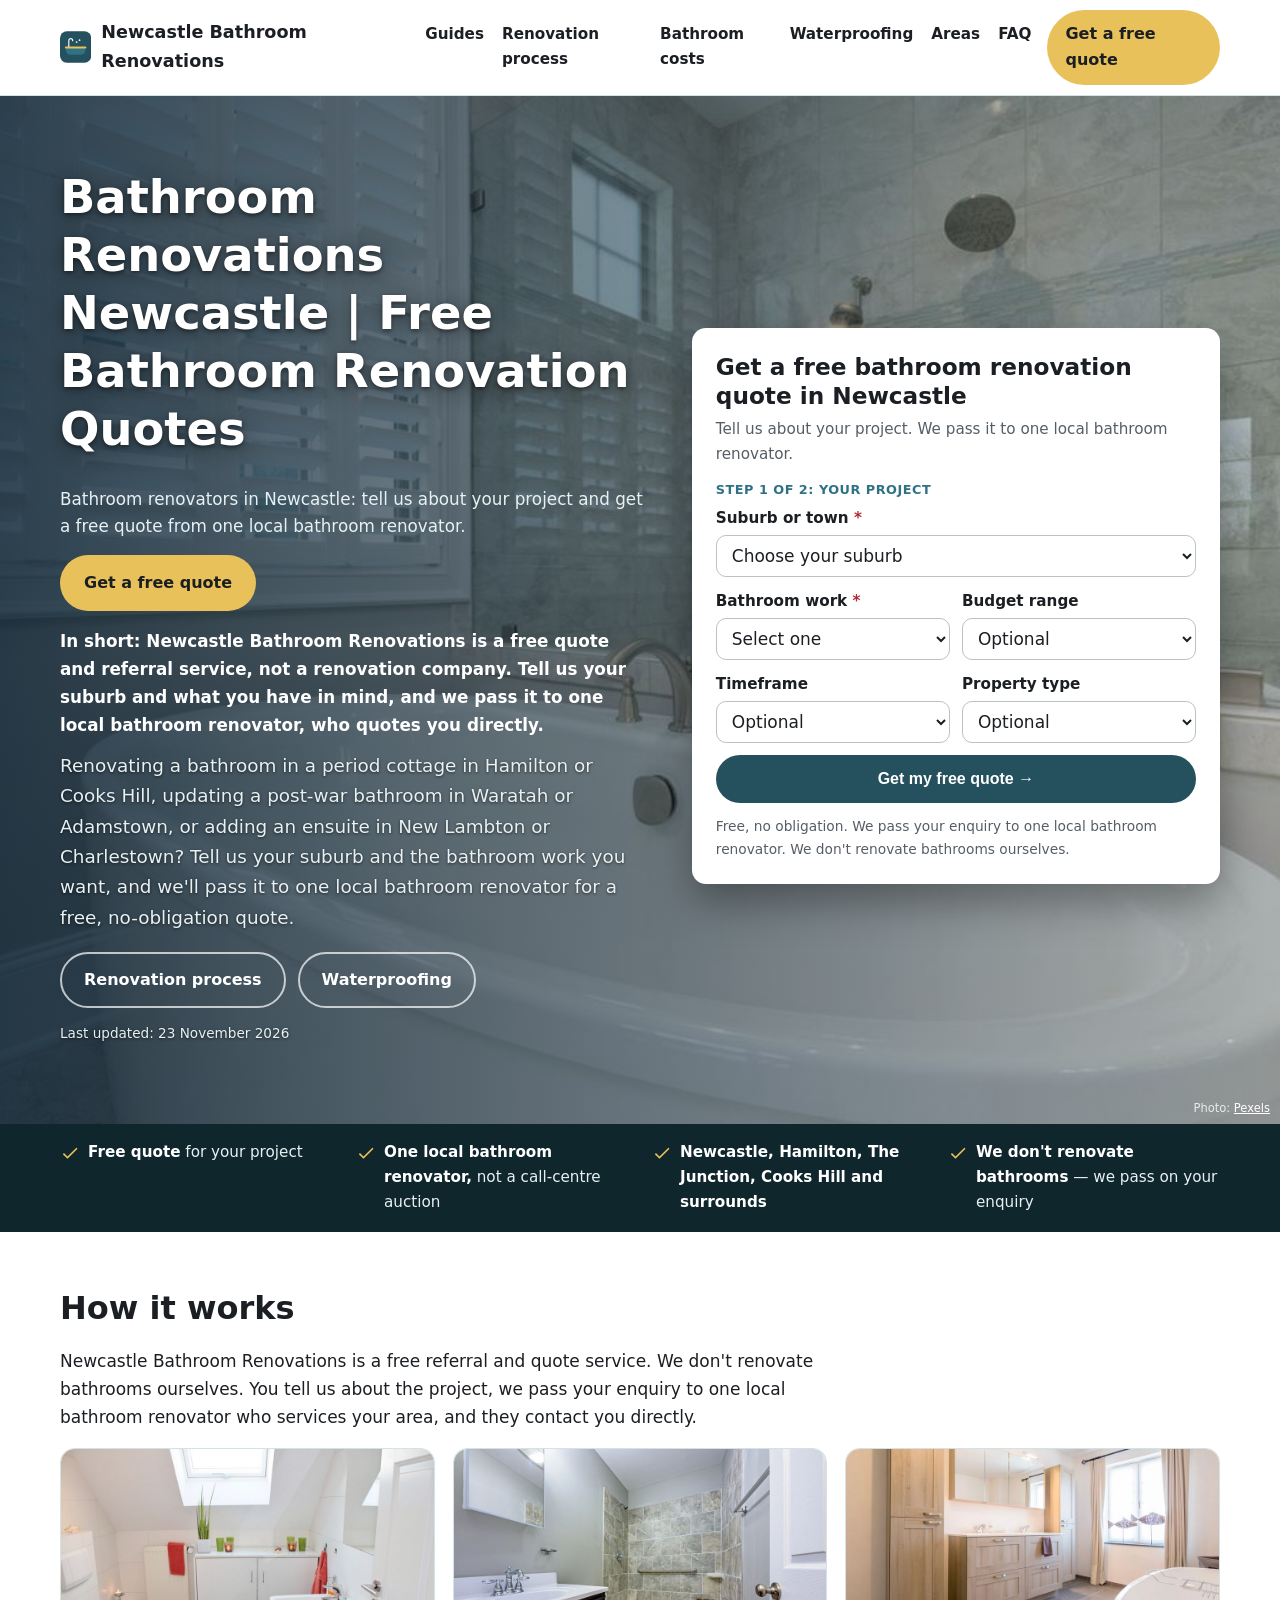
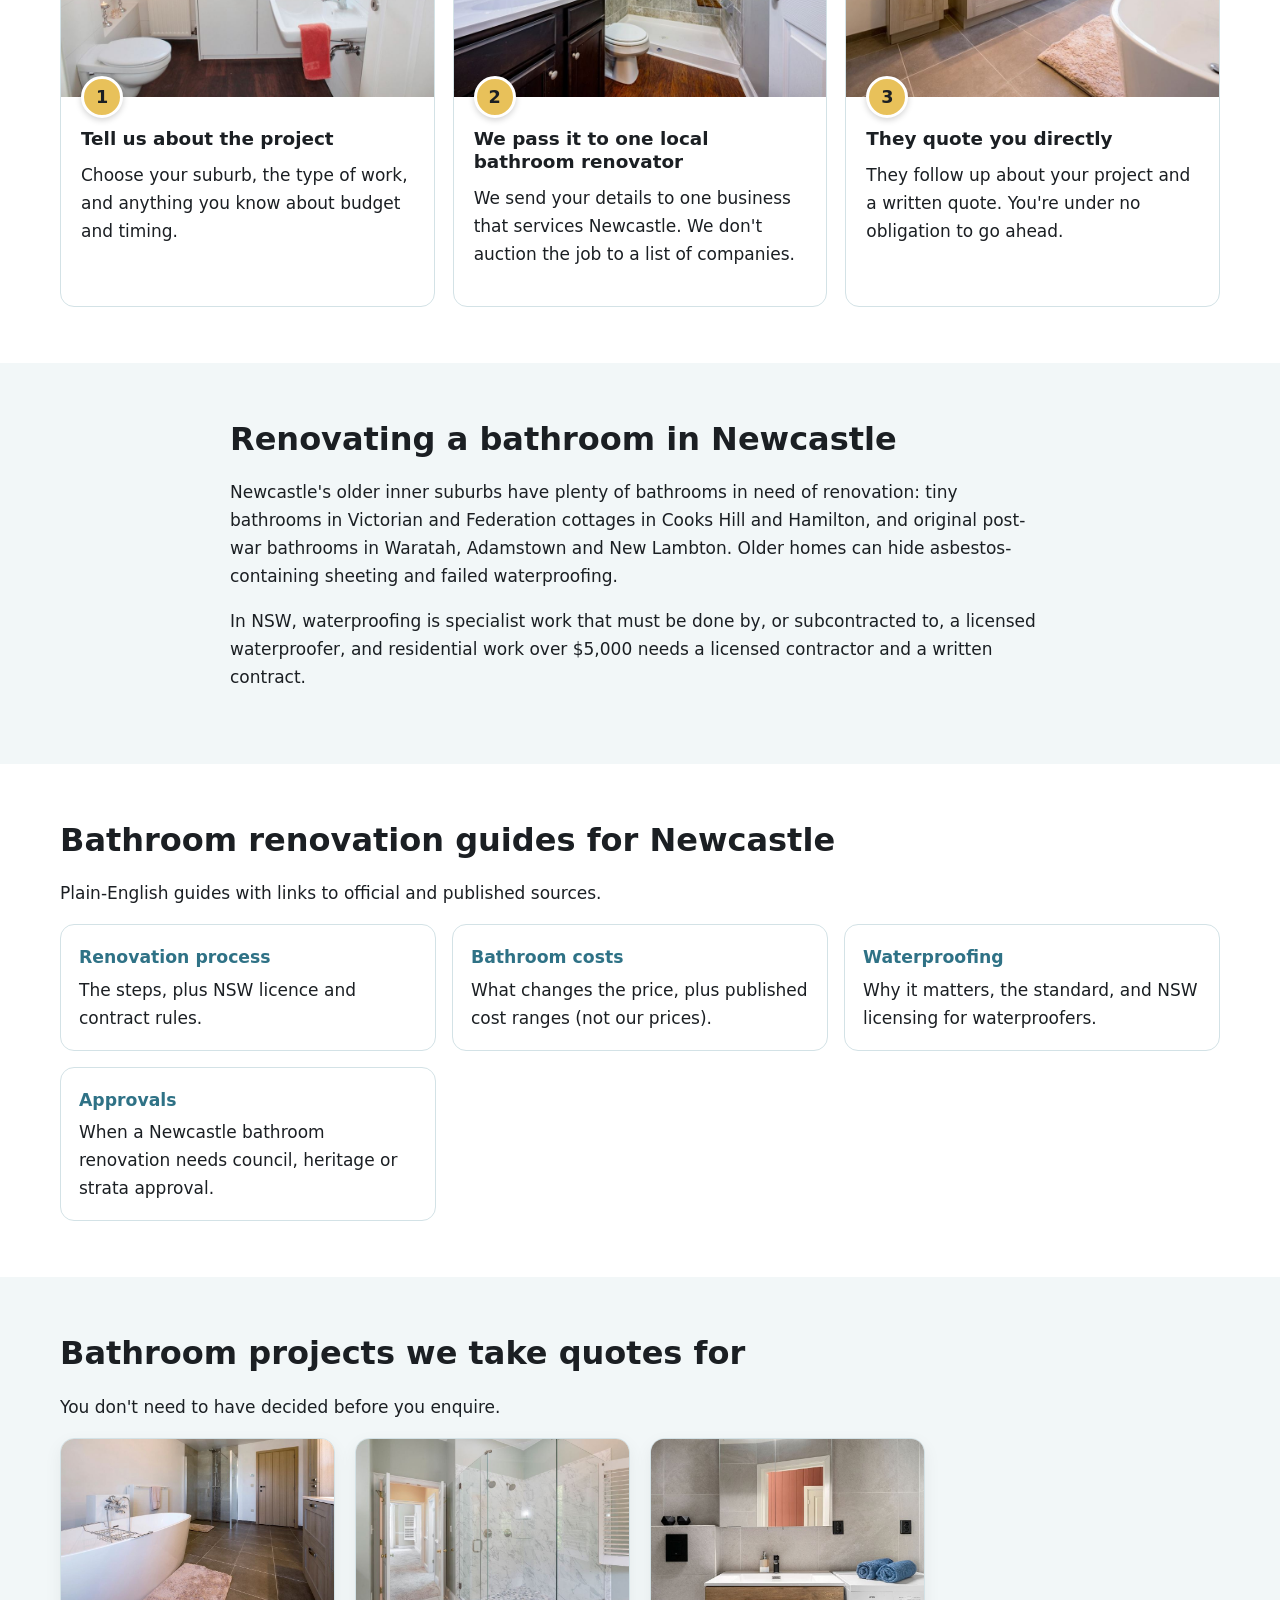
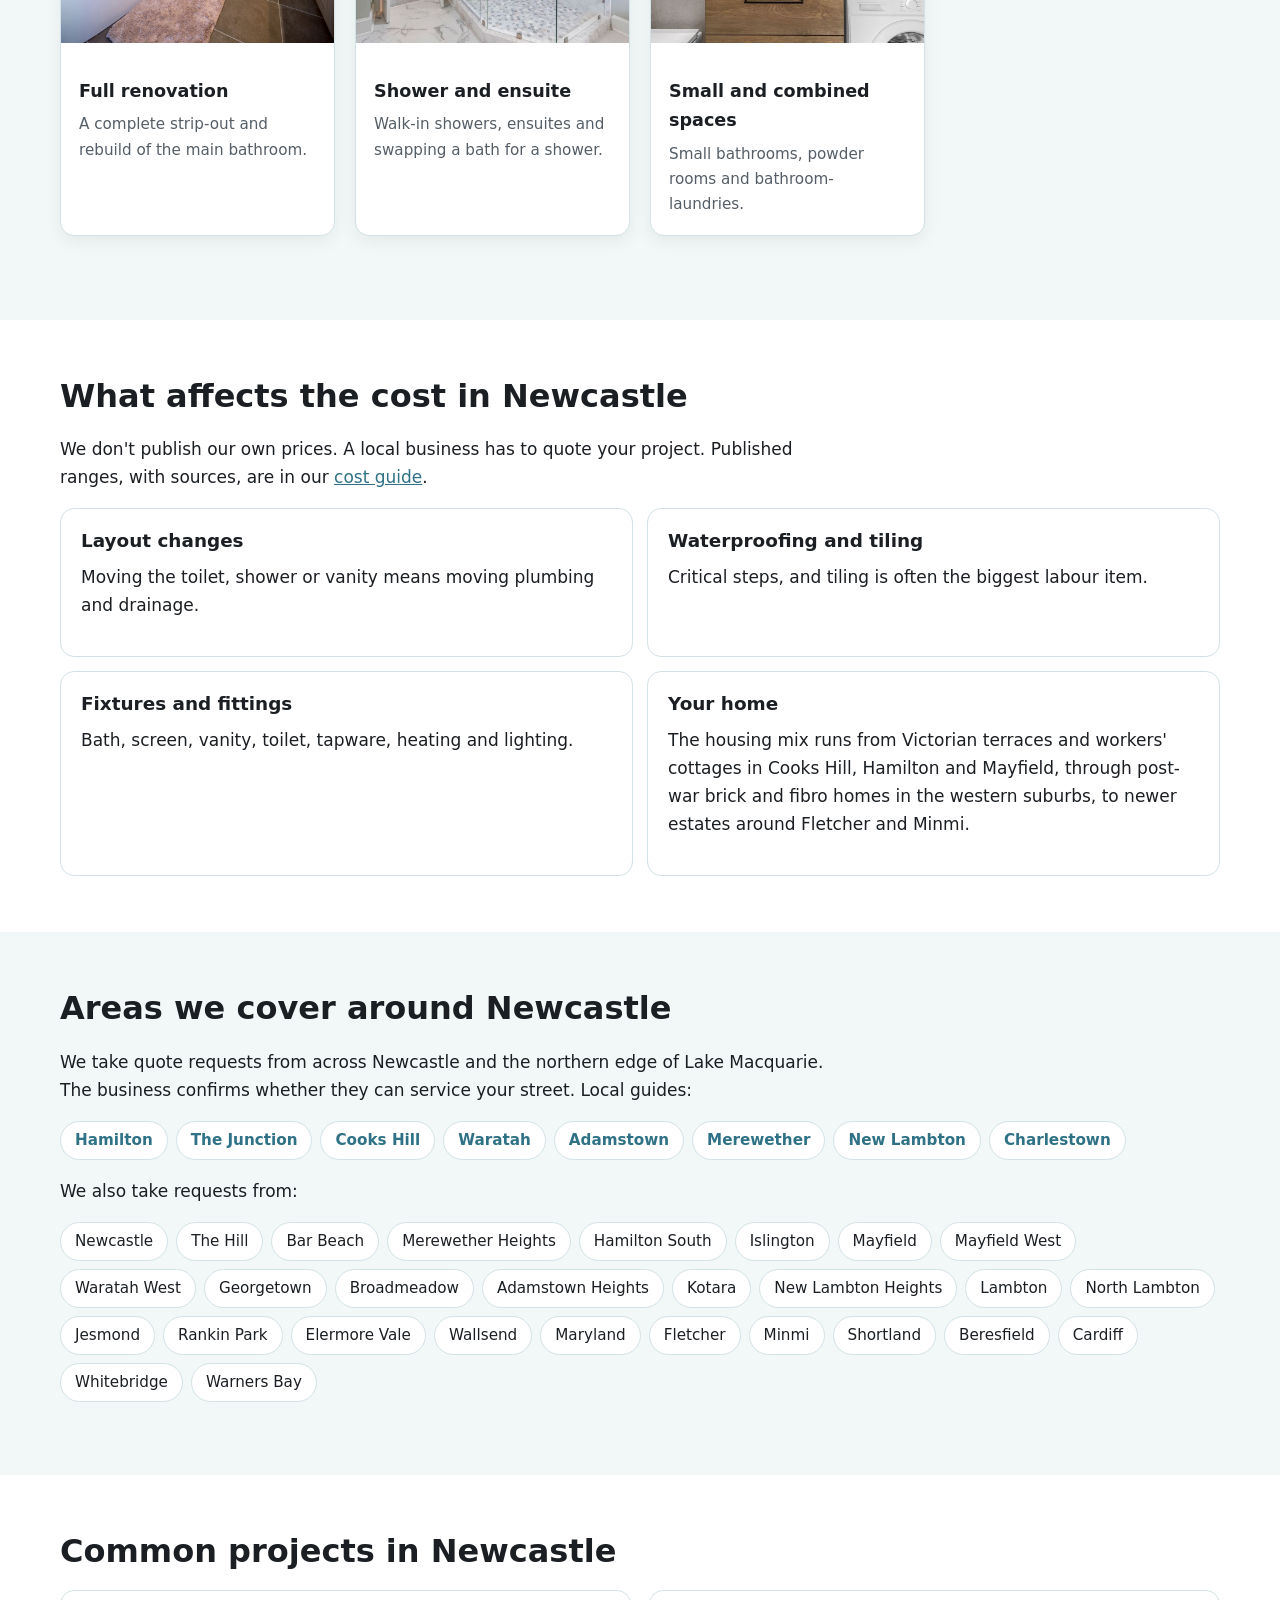
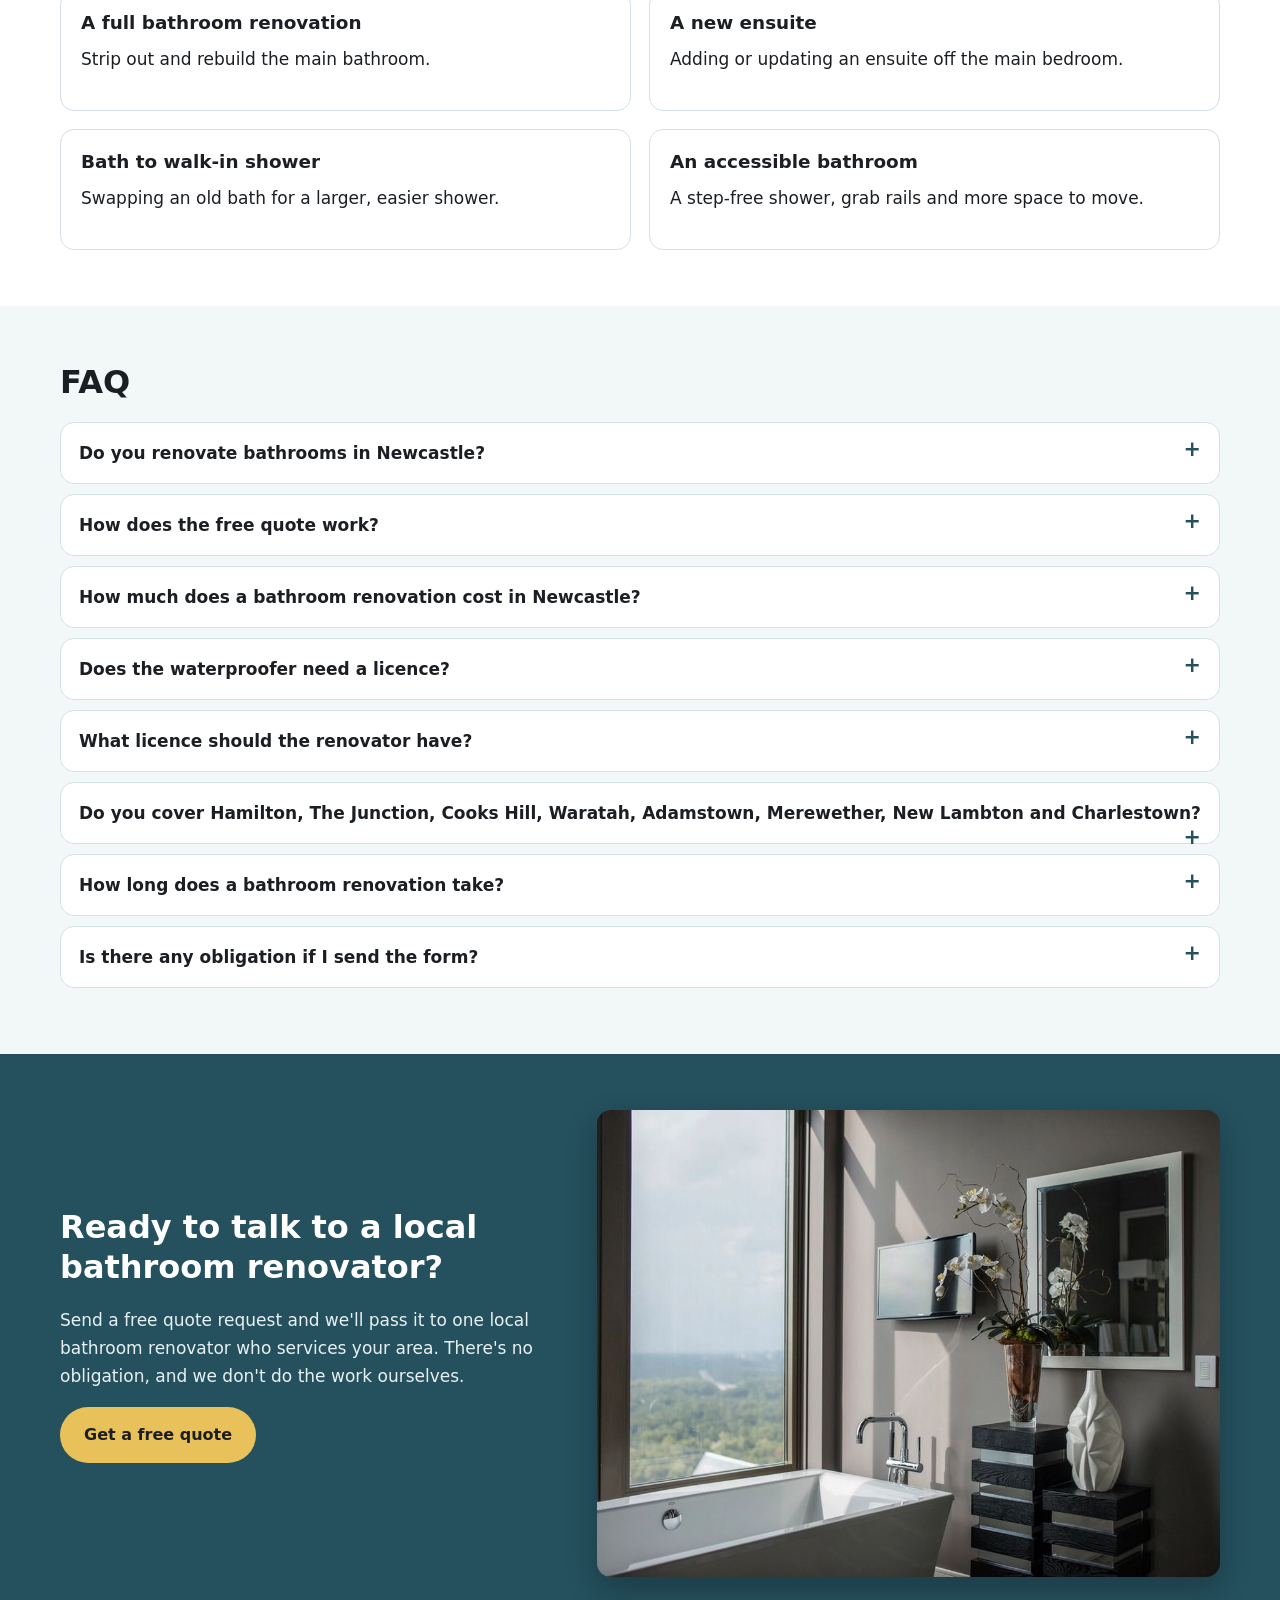
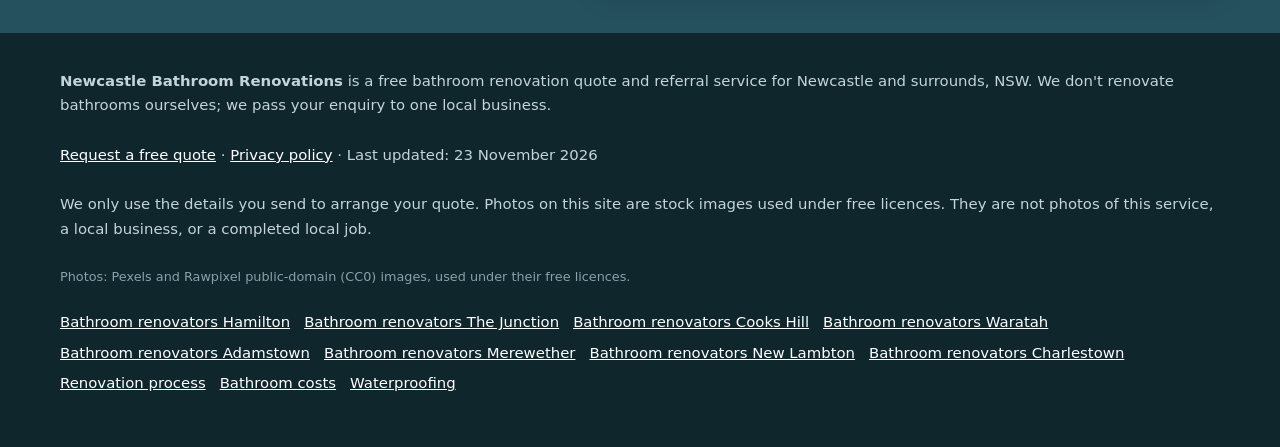
<file: index.html>
<!doctype html>
<html lang="en-AU">
<head>
<meta charset="utf-8">
<!-- Search Console verification meta tag goes here once the property is created -->
<meta name="viewport" content="width=device-width, initial-scale=1">
<title>Bathroom Renovations Newcastle | Free Bathroom Renovation Quotes</title>
<meta name="description" content="Bathroom renovators in Newcastle, including Hamilton, The Junction, Cooks Hill, Waratah, Adamstown, Merewether, New Lambton and Charlestown. Get a free quote from one local bathroom renovator. We don&#x27;t renovate bathrooms ourselves.">
<link rel="canonical" href="https://newcastlebathroomrenovations.com.au/">
<link rel="icon" href="/favicon.svg" type="image/svg+xml">
<meta name="theme-color" content="#25505e">
<meta property="og:type" content="website">
<meta property="og:locale" content="en_AU">
<meta property="og:site_name" content="Newcastle Bathroom Renovations">
<meta property="og:title" content="Bathroom Renovations Newcastle | Free Bathroom Renovation Quotes">
<meta property="og:description" content="Bathroom renovators in Newcastle, including Hamilton, The Junction, Cooks Hill, Waratah, Adamstown, Merewether, New Lambton and Charlestown. Get a free quote from one local bathroom renovator. We don&#x27;t renovate bathrooms ourselves.">
<meta property="og:url" content="https://newcastlebathroomrenovations.com.au/">
<meta property="og:image" content="https://newcastlebathroomrenovations.com.au/img/hero.jpg">
<meta name="twitter:card" content="summary_large_image">
<meta name="twitter:image" content="https://newcastlebathroomrenovations.com.au/img/hero.jpg">
<script>document.documentElement.classList.add('js')</script>
<link rel="stylesheet" href="/styles.css">
<!-- GA4 Measurement ID G-DM1R0FQD68 -->
<script async src="https://www.googletagmanager.com/gtag/js?id=G-DM1R0FQD68"></script>
<script>window.dataLayer=window.dataLayer||[];function gtag(){dataLayer.push(arguments);}gtag('js',new Date());gtag('config','G-DM1R0FQD68');</script>
<script type="application/ld+json">
{
 "@context": "https://schema.org",
 "@type": "WebPage",
 "@id": "https://newcastlebathroomrenovations.com.au/#webpage",
 "url": "https://newcastlebathroomrenovations.com.au/",
 "name": "Bathroom Renovations Newcastle | Free Bathroom Renovation Quotes",
 "description": "Bathroom renovators in Newcastle, including Hamilton, The Junction, Cooks Hill, Waratah, Adamstown, Merewether, New Lambton and Charlestown. Get a free quote from one local bathroom renovator. We don't renovate bathrooms ourselves.",
 "inLanguage": "en-AU",
 "dateModified": "2026-11-23",
 "isPartOf": {
  "@id": "https://newcastlebathroomrenovations.com.au/#website"
 },
 "about": {
  "@id": "https://newcastlebathroomrenovations.com.au/#business"
 }
}
</script>
<script type="application/ld+json">
{
 "@context": "https://schema.org",
 "@type": "LocalBusiness",
 "@id": "https://newcastlebathroomrenovations.com.au/#business",
 "name": "Newcastle Bathroom Renovations",
 "url": "https://newcastlebathroomrenovations.com.au/",
 "description": "Bathroom renovators in Newcastle, including Hamilton, The Junction, Cooks Hill, Waratah, Adamstown, Merewether, New Lambton and Charlestown. Get a free quote from one local bathroom renovator. We don't renovate bathrooms ourselves. A free referral and quote service. It doesn't renovate bathrooms; one local business quotes and does the work.",
 "image": "https://newcastlebathroomrenovations.com.au/img/hero.jpg",
 "areaServed": [
  {
   "@type": "Place",
   "name": "Newcastle, NSW"
  },
  {
   "@type": "Place",
   "name": "Hamilton, NSW"
  },
  {
   "@type": "Place",
   "name": "The Junction, NSW"
  },
  {
   "@type": "Place",
   "name": "Cooks Hill, NSW"
  },
  {
   "@type": "Place",
   "name": "Waratah, NSW"
  },
  {
   "@type": "Place",
   "name": "Adamstown, NSW"
  },
  {
   "@type": "Place",
   "name": "Merewether, NSW"
  },
  {
   "@type": "Place",
   "name": "New Lambton, NSW"
  },
  {
   "@type": "Place",
   "name": "Charlestown, NSW"
  }
 ]
}
</script>
<script type="application/ld+json">
{
 "@context": "https://schema.org",
 "@type": "WebSite",
 "@id": "https://newcastlebathroomrenovations.com.au/#website",
 "name": "Newcastle Bathroom Renovations",
 "url": "https://newcastlebathroomrenovations.com.au/",
 "inLanguage": "en-AU",
 "dateModified": "2026-11-23"
}
</script>
<script type="application/ld+json">
{
 "@context": "https://schema.org",
 "@type": "Service",
 "@id": "https://newcastlebathroomrenovations.com.au/#service",
 "name": "Bathroom renovation quotes in Newcastle",
 "serviceType": "Bathroom renovator referral and quote service",
 "url": "https://newcastlebathroomrenovations.com.au/",
 "provider": {
  "@id": "https://newcastlebathroomrenovations.com.au/#business"
 },
 "areaServed": [
  {
   "@type": "Place",
   "name": "Newcastle, NSW"
  },
  {
   "@type": "Place",
   "name": "Hamilton, NSW"
  },
  {
   "@type": "Place",
   "name": "The Junction, NSW"
  },
  {
   "@type": "Place",
   "name": "Cooks Hill, NSW"
  },
  {
   "@type": "Place",
   "name": "Waratah, NSW"
  },
  {
   "@type": "Place",
   "name": "Adamstown, NSW"
  },
  {
   "@type": "Place",
   "name": "Merewether, NSW"
  },
  {
   "@type": "Place",
   "name": "New Lambton, NSW"
  },
  {
   "@type": "Place",
   "name": "Charlestown, NSW"
  }
 ]
}
</script>
<script type="application/ld+json">
{
 "@context": "https://schema.org",
 "@type": "FAQPage",
 "mainEntity": [
  {
   "@type": "Question",
   "name": "Do you renovate bathrooms in Newcastle?",
   "acceptedAnswer": {
    "@type": "Answer",
    "text": "No. Newcastle Bathroom Renovations is a free quote and referral service. We pass your enquiry to one local bathroom renovator who services your area, and they contact you directly."
   }
  },
  {
   "@type": "Question",
   "name": "How does the free quote work?",
   "acceptedAnswer": {
    "@type": "Answer",
    "text": "Tell us your suburb, the bathroom work you want and your contact details. We send that to one local bathroom renovator, who follows up to inspect and quote. There's no charge and no obligation."
   }
  },
  {
   "@type": "Question",
   "name": "How much does a bathroom renovation cost in Newcastle?",
   "acceptedAnswer": {
    "@type": "Answer",
    "text": "It depends on size, layout changes, waterproofing, tiling and fittings. We don't publish our own prices. Our bathroom cost guide links to published national ranges."
   }
  },
  {
   "@type": "Question",
   "name": "Does the waterproofer need a licence?",
   "acceptedAnswer": {
    "@type": "Answer",
    "text": "In NSW, waterproofing is specialist work. A renovator must subcontract it to a contractor licensed for waterproofing. See our waterproofing guide."
   }
  },
  {
   "@type": "Question",
   "name": "What licence should the renovator have?",
   "acceptedAnswer": {
    "@type": "Answer",
    "text": "In NSW, residential work over $5,000 needs a licensed contractor and a written contract, and work over $20,000 needs Home Building Compensation cover before any deposit."
   }
  },
  {
   "@type": "Question",
   "name": "Do you cover Hamilton, The Junction, Cooks Hill, Waratah, Adamstown, Merewether, New Lambton and Charlestown?",
   "acceptedAnswer": {
    "@type": "Answer",
    "text": "Yes. We take requests from across Newcastle and nearby areas. The renovator confirms whether they can service your street."
   }
  },
  {
   "@type": "Question",
   "name": "How long does a bathroom renovation take?",
   "acceptedAnswer": {
    "@type": "Answer",
    "text": "It depends on the size and scope, and on waterproofing cure times. We don't publish a standard timeframe. Ask the renovator for a written timeline with the quote."
   }
  },
  {
   "@type": "Question",
   "name": "Is there any obligation if I send the form?",
   "acceptedAnswer": {
    "@type": "Answer",
    "text": "No. The request is free, and you don't have to accept the quote."
   }
  }
 ]
}
</script>
</head>
<body>
<a class="skip-link" href="#main">Skip to content</a>
<header class="site-header">
  <div class="wrap">
    <a class="brand" href="/" aria-label="Newcastle Bathroom Renovations home">
      <svg viewBox="0 0 64 64" aria-hidden="true"><rect width="64" height="64" rx="14" fill="#25505e"/><path d="M12 34h40v4a10 10 0 0 1-10 10H22a10 10 0 0 1-10-10z" fill="#2f7286"/><rect x="10" y="31" width="44" height="4" rx="2" fill="#e8c15a"/><path d="M18 31V19a4 4 0 0 1 8 0" fill="none" stroke="#f2f7f8" stroke-width="2.4" stroke-linecap="round"/><circle cx="34" cy="22" r="1.8" fill="#f2f7f8"/><circle cx="40" cy="18" r="1.8" fill="#f2f7f8"/></svg>
      Newcastle Bathroom Renovations
    </a>
    <nav class="nav" aria-label="Main">
      <a href="/#guides">Guides</a><a href="/bathroom-renovation-process/">Renovation process</a><a href="/bathroom-renovation-costs/">Bathroom costs</a><a href="/bathroom-waterproofing/">Waterproofing</a><a href="/#areas">Areas</a><a href="/#faq">FAQ</a>
    </nav>
    <a class="btn btn-call header-call" href="#quote">Get a free quote</a>
  </div>
</header>
<main id="main">
<section class="hero" aria-labelledby="h1">
  <picture class="hero-bg">
    <source media="(max-width: 700px)" srcset="/img/hero-mobile.jpg" width="684" height="720">
    <img src="/img/hero.jpg" width="1280" height="720" alt="Bright bathroom with a freestanding bath and a glass-screened shower" fetchpriority="high" decoding="async">
  </picture>
  <div class="wrap hero-grid">
    <div class="hero-copy">
      <h1 id="h1">Bathroom Renovations Newcastle | Free Bathroom Renovation Quotes</h1>
      <p class="h3-tag">Bathroom renovators in Newcastle: tell us about your project and get a free quote from one local bathroom renovator.</p>
      <p class="h3-cta"><a class="btn btn-call btn-xl" href="#quote">Get a free quote</a></p>
      <p class="summary">In short: Newcastle Bathroom Renovations is a free quote and referral service, not a renovation company. Tell us your suburb and what you have in mind, and we pass it to one local bathroom renovator, who quotes you directly.</p>
      <p class="lead">Renovating a bathroom in a period cottage in Hamilton or Cooks Hill, updating a post-war bathroom in Waratah or Adamstown, or adding an ensuite in New Lambton or Charlestown? Tell us your suburb and the bathroom work you want, and we&#x27;ll pass it to one local bathroom renovator for a free, no-obligation quote.</p>
      <div class="ctas"><a class="btn btn-ghost" href="/bathroom-renovation-process/">Renovation process</a><a class="btn btn-ghost" href="/bathroom-waterproofing/">Waterproofing</a></div>
      <p class="updated">Last updated: 23 November 2026</p>
    </div>
    <div class="hero-form-card" id="quote">
      <h2 id="quote-h">Get a free bathroom renovation quote in Newcastle</h2>
      <p class="form-intro">Tell us about your project. We pass it to one local bathroom renovator.</p>
      <form class="quote-form two-step" id="quote-form" data-form="bathroom_renovation_quote" action="https://formsubmit.co/quotes@newcastlebathroomrenovations.com.au" method="post" novalidate>
        <input type="hidden" name="_subject" value="New quote request – newcastlebathroomrenovations.com.au">
        <input type="hidden" name="_captcha" value="true">
        <input type="hidden" name="_template" value="table">
        <input type="hidden" name="_next" value="https://newcastlebathroomrenovations.com.au/thanks.html?lead=1">
        <input type="hidden" name="_autoresponse" value="Thanks for your bathroom renovation request. We&#x27;ve received it and are passing it to a local bathroom renovator, who&#x27;ll be in touch about your project.">
        <input type="text" name="_honey" style="display:none" tabindex="-1" autocomplete="off" aria-hidden="true">
        <input type="hidden" name="source" value="newcastlebathroomrenovations.com.au">
        <fieldset class="step step-1">
          <legend class="step-label">Step 1 of 2: your project</legend>
          <div class="full"><label for="suburb">Suburb or town <span class="req" aria-hidden="true">*</span></label>
            <select id="suburb" name="suburb" required><option value="">Choose your suburb</option><option>Newcastle</option><option>Cooks Hill</option><option>The Hill</option><option>Bar Beach</option><option>Merewether</option><option>Merewether Heights</option><option>The Junction</option><option>Hamilton</option><option>Hamilton South</option><option>Islington</option><option>Mayfield</option><option>Mayfield West</option><option>Waratah</option><option>Waratah West</option><option>Georgetown</option><option>Broadmeadow</option><option>Adamstown</option><option>Adamstown Heights</option><option>Kotara</option><option>New Lambton</option><option>New Lambton Heights</option><option>Lambton</option><option>North Lambton</option><option>Jesmond</option><option>Rankin Park</option><option>Elermore Vale</option><option>Wallsend</option><option>Maryland</option><option>Fletcher</option><option>Minmi</option><option>Shortland</option><option>Beresfield</option><option>Charlestown</option><option>Cardiff</option><option>Whitebridge</option><option>Warners Bay</option><option value="Other">Other (tell us below)</option></select></div>
          <div class="full other-wrap"><label for="suburb_other">Other suburb or town</label><input id="suburb_other" name="suburb_other" type="text" autocomplete="address-level2"></div>
          <div><label for="proj_type">Bathroom work <span class="req" aria-hidden="true">*</span></label>
            <select id="proj_type" name="bathroom_work" required><option value="">Select one</option><option>Full bathroom renovation</option><option>Ensuite</option><option>Shower or bath update</option><option>Accessible bathroom</option><option>Bathroom and laundry</option><option>Not sure</option></select></div>
          <div><label for="budget">Budget range</label>
            <select id="budget" name="budget"><option value="">Optional</option><option>Under $15,000</option><option>$15,000–$25,000</option><option>$25,000–$35,000</option><option>$35,000–$50,000</option><option>$50,000 or more</option><option>Not sure / want advice</option></select></div>
          <div><label for="timeframe">Timeframe</label>
            <select id="timeframe" name="timeframe"><option value="">Optional</option><option>ASAP / within a month</option><option>Next 1–3 months</option><option>3–6 months</option><option>6–12 months</option><option>Just researching</option></select></div>
          <div><label for="extra1">Property type</label>
            <select id="extra1" name="property_type"><option value="">Optional</option><option>House</option><option>Unit or apartment</option><option>Townhouse</option><option>Not sure</option></select></div>
          <div class="full js-only"><button class="btn btn-primary btn-block" type="button" id="to-step-2">Get my free quote →</button></div>
          <p class="microcopy full">Free, no obligation. We pass your enquiry to one local bathroom renovator. We don't renovate bathrooms ourselves.</p>
          <p class="form-error full" id="step1-error" role="alert" hidden>Please choose your suburb and the bathroom work you want.</p>
        </fieldset>
        <fieldset class="step step-2" id="step-2">
          <legend class="step-label">Step 2 of 2: your details</legend>
          <div><label for="name">Name <span class="req" aria-hidden="true">*</span></label><input id="name" name="name" type="text" autocomplete="name" required></div>
          <div><label for="phone">Phone <span class="req" aria-hidden="true">*</span></label><input id="phone" name="phone" type="tel" autocomplete="tel" inputmode="tel" required></div>
          <div class="full"><label for="email">Email <span class="req" aria-hidden="true">*</span></label><input id="email" name="email" type="email" autocomplete="email" required></div>
          <div class="full"><label for="message">Anything else we should pass on?</label><textarea id="message" name="message" rows="2" placeholder="e.g. main bathroom in Hamilton, swap the bath for a walk-in shower"></textarea></div>
          <p class="consent full">By sending this form you agree we can share your details with one local bathroom renovator so they can quote for your project. See our <a href="/privacy.html">privacy policy</a>.</p>
          <div class="full step2-actions"><button class="btn btn-primary" type="submit">Send my quote request</button><button class="btn-link js-only" type="button" id="back-1">← Back</button></div>
        </fieldset>
      </form>
    </div>
  </div>
  <p class="photo-credit">Photo: <a href="https://www.pexels.com/photo/elegant-bathroom-with-freestanding-tub-and-shower-36777588/" rel="noopener">Pexels</a></p>
</section>
<section class="trust" aria-label="Why use this service">
  <ul class="wrap trust-list">
    <li><svg viewBox="0 0 24 24" aria-hidden="true"><path fill="currentColor" d="M9 16.2 4.8 12l-1.4 1.4L9 19 21 7l-1.4-1.4z"/></svg><span><strong>Free quote</strong> for your project</span></li>
    <li><svg viewBox="0 0 24 24" aria-hidden="true"><path fill="currentColor" d="M9 16.2 4.8 12l-1.4 1.4L9 19 21 7l-1.4-1.4z"/></svg><span><strong>One local bathroom renovator,</strong> not a call-centre auction</span></li>
    <li><svg viewBox="0 0 24 24" aria-hidden="true"><path fill="currentColor" d="M9 16.2 4.8 12l-1.4 1.4L9 19 21 7l-1.4-1.4z"/></svg><span><strong>Newcastle, Hamilton, The Junction, Cooks Hill and surrounds</strong></span></li>
    <li><svg viewBox="0 0 24 24" aria-hidden="true"><path fill="currentColor" d="M9 16.2 4.8 12l-1.4 1.4L9 19 21 7l-1.4-1.4z"/></svg><span><strong>We don't renovate bathrooms</strong> — we pass on your enquiry</span></li>
  </ul>
</section>
<section id="how" aria-labelledby="how-h">
  <div class="wrap">
    <h2 id="how-h">How it works</h2>
    <p class="intro">Newcastle Bathroom Renovations is a free referral and quote service. We don't renovate bathrooms ourselves. You tell us about the project, we pass your enquiry to one local bathroom renovator who services your area, and they contact you directly.</p>
    <div class="grid grid-3">
      <article class="card step-card">
        <div class="step-img"><img src="/img/step1.jpg" width="900" height="600" alt="Illustration for telling us about your project" loading="lazy" decoding="async"></div>
        <div class="step-body"><span class="step-num">1</span><h3>Tell us about the project</h3><p>Choose your suburb, the type of work, and anything you know about budget and timing.</p></div>
      </article>
      <article class="card step-card">
        <div class="step-img"><img src="/img/step2.jpg" width="900" height="600" alt="Illustration for passing the enquiry to a local business" loading="lazy" decoding="async"></div>
        <div class="step-body"><span class="step-num">2</span><h3>We pass it to one local bathroom renovator</h3><p>We send your details to one business that services Newcastle. We don't auction the job to a list of companies.</p></div>
      </article>
      <article class="card step-card">
        <div class="step-img"><img src="/img/step3.jpg" width="900" height="600" alt="Illustration for a site visit and written quote" loading="lazy" decoding="async"></div>
        <div class="step-body"><span class="step-num">3</span><h3>They quote you directly</h3><p>They follow up about your project and a written quote. You're under no obligation to go ahead.</p></div>
      </article>
    </div>
  </div>
</section>
<section class="alt" id="local" aria-labelledby="local-h">
  <div class="wrap narrow-copy">
    <h2 id="local-h">Renovating a bathroom in Newcastle</h2>
    <p>Newcastle's older inner suburbs have plenty of bathrooms in need of renovation: tiny bathrooms in Victorian and Federation cottages in Cooks Hill and Hamilton, and original post-war bathrooms in Waratah, Adamstown and New Lambton. Older homes can hide asbestos-containing sheeting and failed waterproofing.</p><p>In NSW, waterproofing is specialist work that must be done by, or subcontracted to, a licensed waterproofer, and residential work over $5,000 needs a licensed contractor and a written contract.</p>
  </div>
</section>
<section id="guides" aria-labelledby="guides-h">
  <div class="wrap">
    <h2 id="guides-h">Bathroom renovation guides for Newcastle</h2>
    <p class="intro">Plain-English guides with links to official and published sources.</p>
    <div class="guide-cards"><a href="/bathroom-renovation-process/"><strong>Renovation process</strong> The steps, plus NSW licence and contract rules.</a><a href="/bathroom-renovation-costs/"><strong>Bathroom costs</strong> What changes the price, plus published cost ranges (not our prices).</a><a href="/bathroom-waterproofing/"><strong>Waterproofing</strong> Why it matters, the standard, and NSW licensing for waterproofers.</a><a href="/bathroom-renovation-approvals/"><strong>Approvals</strong> When a Newcastle bathroom renovation needs council, heritage or strata approval.</a></div>
  </div>
</section>
<section class="alt" id="types" aria-labelledby="types-h">
  <div class="wrap">
    <h2 id="types-h">Bathroom projects we take quotes for</h2>
    <p class="intro">You don't need to have decided before you enquire.</p>
    <div class="photo-cards type-grid">
      <a class="photo-card" href="/bathroom-renovation-process/"><span class="pc-img"><img src="/img/type1.jpg" width="900" height="675" alt="Bathroom with a freestanding bath and timber floor" loading="lazy" decoding="async"></span><span class="pc-body"><strong class="pc-title">Full renovation</strong><span class="pc-text">A complete strip-out and rebuild of the main bathroom.</span></span></a>
      <a class="photo-card" href="/bathroom-renovation-process/"><span class="pc-img"><img src="/img/type2.jpg" width="900" height="675" alt="Walk-in shower with marble-look tiles and a glass screen" loading="lazy" decoding="async"></span><span class="pc-body"><strong class="pc-title">Shower and ensuite</strong><span class="pc-text">Walk-in showers, ensuites and swapping a bath for a shower.</span></span></a>
      <a class="photo-card" href="/bathroom-renovation-process/"><span class="pc-img"><img src="/img/type3.jpg" width="900" height="675" alt="Small modern bathroom with a timber vanity and washing machine" loading="lazy" decoding="async"></span><span class="pc-body"><strong class="pc-title">Small and combined spaces</strong><span class="pc-text">Small bathrooms, powder rooms and bathroom-laundries.</span></span></a>
    </div>
  </div>
</section>
<section id="costs" aria-labelledby="costs-h">
  <div class="wrap">
    <h2 id="costs-h">What affects the cost in Newcastle</h2>
    <p class="intro">We don't publish our own prices. A local business has to quote your project. Published ranges, with sources, are in our <a href="/bathroom-renovation-costs/">cost guide</a>.</p>
    <div class="factor-grid"><article class="card"><h3>Layout changes</h3><p>Moving the toilet, shower or vanity means moving plumbing and drainage.</p></article><article class="card"><h3>Waterproofing and tiling</h3><p>Critical steps, and tiling is often the biggest labour item.</p></article><article class="card"><h3>Fixtures and fittings</h3><p>Bath, screen, vanity, toilet, tapware, heating and lighting.</p></article><article class="card"><h3>Your home</h3><p>The housing mix runs from Victorian terraces and workers&#x27; cottages in Cooks Hill, Hamilton and Mayfield, through post-war brick and fibro homes in the western suburbs, to newer estates around Fletcher and Minmi.</p></article></div>
  </div>
</section>
<section class="alt" id="areas" aria-labelledby="areas-h">
  <div class="wrap">
    <h2 id="areas-h">Areas we cover around Newcastle</h2>
    <p class="intro">We take quote requests from across Newcastle and the northern edge of Lake Macquarie. The business confirms whether they can service your street. Local guides:</p>
    <ul class="areas"><li><a href="/bathroom-renovations-hamilton/">Hamilton</a></li><li><a href="/bathroom-renovations-the-junction/">The Junction</a></li><li><a href="/bathroom-renovations-cooks-hill/">Cooks Hill</a></li><li><a href="/bathroom-renovations-waratah/">Waratah</a></li><li><a href="/bathroom-renovations-adamstown/">Adamstown</a></li><li><a href="/bathroom-renovations-merewether/">Merewether</a></li><li><a href="/bathroom-renovations-new-lambton/">New Lambton</a></li><li><a href="/bathroom-renovations-charlestown/">Charlestown</a></li></ul>
    <p class="intro">We also take requests from:</p>
    <ul class="areas"><li>Newcastle</li><li>The Hill</li><li>Bar Beach</li><li>Merewether Heights</li><li>Hamilton South</li><li>Islington</li><li>Mayfield</li><li>Mayfield West</li><li>Waratah West</li><li>Georgetown</li><li>Broadmeadow</li><li>Adamstown Heights</li><li>Kotara</li><li>New Lambton Heights</li><li>Lambton</li><li>North Lambton</li><li>Jesmond</li><li>Rankin Park</li><li>Elermore Vale</li><li>Wallsend</li><li>Maryland</li><li>Fletcher</li><li>Minmi</li><li>Shortland</li><li>Beresfield</li><li>Cardiff</li><li>Whitebridge</li><li>Warners Bay</li></ul>
  </div>
</section>
<section id="jobs" aria-labelledby="jobs-h">
  <div class="wrap">
    <h2 id="jobs-h">Common projects in Newcastle</h2>
    <div class="grid grid-2"><article class="card"><h3>A full bathroom renovation</h3><p>Strip out and rebuild the main bathroom.</p></article><article class="card"><h3>A new ensuite</h3><p>Adding or updating an ensuite off the main bedroom.</p></article><article class="card"><h3>Bath to walk-in shower</h3><p>Swapping an old bath for a larger, easier shower.</p></article><article class="card"><h3>An accessible bathroom</h3><p>A step-free shower, grab rails and more space to move.</p></article></div>
  </div>
</section>
<section class="alt" id="faq" aria-labelledby="faq-h">
  <div class="wrap">
    <h2 id="faq-h">FAQ</h2>
    <details><summary>Do you renovate bathrooms in Newcastle?</summary><p>No. Newcastle Bathroom Renovations is a free quote and referral service. We pass your enquiry to one local bathroom renovator who services your area, and they contact you directly.</p></details>
<details><summary>How does the free quote work?</summary><p>Tell us your suburb, the bathroom work you want and your contact details. We send that to one local bathroom renovator, who follows up to inspect and quote. There's no charge and no obligation.</p></details>
<details><summary>How much does a bathroom renovation cost in Newcastle?</summary><p>It depends on size, layout changes, waterproofing, tiling and fittings. We don't publish our own prices. Our <a href="/bathroom-renovation-costs/">bathroom cost guide</a> links to published national ranges.</p></details>
<details><summary>Does the waterproofer need a licence?</summary><p>In NSW, waterproofing is specialist work. A renovator must subcontract it to a contractor licensed for waterproofing. See our <a href="/bathroom-waterproofing/">waterproofing guide</a>.</p></details>
<details><summary>What licence should the renovator have?</summary><p>In NSW, residential work over $5,000 needs a licensed contractor and a written contract, and work over $20,000 needs Home Building Compensation cover before any deposit.</p></details>
<details><summary>Do you cover Hamilton, The Junction, Cooks Hill, Waratah, Adamstown, Merewether, New Lambton and Charlestown?</summary><p>Yes. We take requests from across Newcastle and nearby areas. The renovator confirms whether they can service your street.</p></details>
<details><summary>How long does a bathroom renovation take?</summary><p>It depends on the size and scope, and on waterproofing cure times. We don't publish a standard timeframe. Ask the renovator for a written timeline with the quote.</p></details>
<details><summary>Is there any obligation if I send the form?</summary><p>No. The request is free, and you don't have to accept the quote.</p></details>
  </div>
</section>
<section class="quote" id="close" aria-labelledby="close-h">
  <div class="wrap closing-grid">
    <div>
      <h2 id="close-h">Ready to talk to a local bathroom renovator?</h2>
      <p>Send a free quote request and we'll pass it to one local bathroom renovator who services your area. There's no obligation, and we don't do the work ourselves.</p>
      <p><a class="btn btn-call" href="#quote">Get a free quote</a></p>
    </div>
    <div class="closing-photo"><img src="/img/closing.jpg" width="1000" height="750" alt="Closing illustration" loading="lazy" decoding="async"></div>
  </div>
</section>
</main>
<footer class="site-footer">
  <div class="wrap">
    <p><strong>Newcastle Bathroom Renovations</strong> is a free bathroom renovation quote and referral service for Newcastle and surrounds, NSW. We don't renovate bathrooms ourselves; we pass your enquiry to one local business.</p>
    <p><a href="#quote">Request a free quote</a> · <a href="/privacy.html">Privacy policy</a> · Last updated: 23 November 2026</p>
    <p>We only use the details you send to arrange your quote. Photos on this site are stock images used under free licences. They are not photos of this service, a local business, or a completed local job.</p>
    <p class="credit-line">Photos: Pexels and Rawpixel public-domain (CC0) images, used under their free licences.</p>
    <p class="footer-links"><a href="/bathroom-renovations-hamilton/">Bathroom renovators Hamilton</a> <a href="/bathroom-renovations-the-junction/">Bathroom renovators The Junction</a> <a href="/bathroom-renovations-cooks-hill/">Bathroom renovators Cooks Hill</a> <a href="/bathroom-renovations-waratah/">Bathroom renovators Waratah</a> <a href="/bathroom-renovations-adamstown/">Bathroom renovators Adamstown</a> <a href="/bathroom-renovations-merewether/">Bathroom renovators Merewether</a> <a href="/bathroom-renovations-new-lambton/">Bathroom renovators New Lambton</a> <a href="/bathroom-renovations-charlestown/">Bathroom renovators Charlestown</a> <a href="/bathroom-renovation-process/">Renovation process</a> <a href="/bathroom-renovation-costs/">Bathroom costs</a> <a href="/bathroom-waterproofing/">Waterproofing</a></p>
  </div>
</footer>

<div class="mobile-call" aria-label="Quick contact">
  <a class="btn btn-call" href="#quote">Get a free quote</a>
</div>
<script src="/form.js" defer></script>
<script>(function(){var b=document.querySelector('.mobile-call'),q=document.getElementById('quote');if(!b||!q||!('IntersectionObserver' in window))return;new IntersectionObserver(function(e){b.classList.toggle('mc-off',e[0].isIntersecting)},{threshold:.15}).observe(q)})();</script>

</body>
</html>
</file>
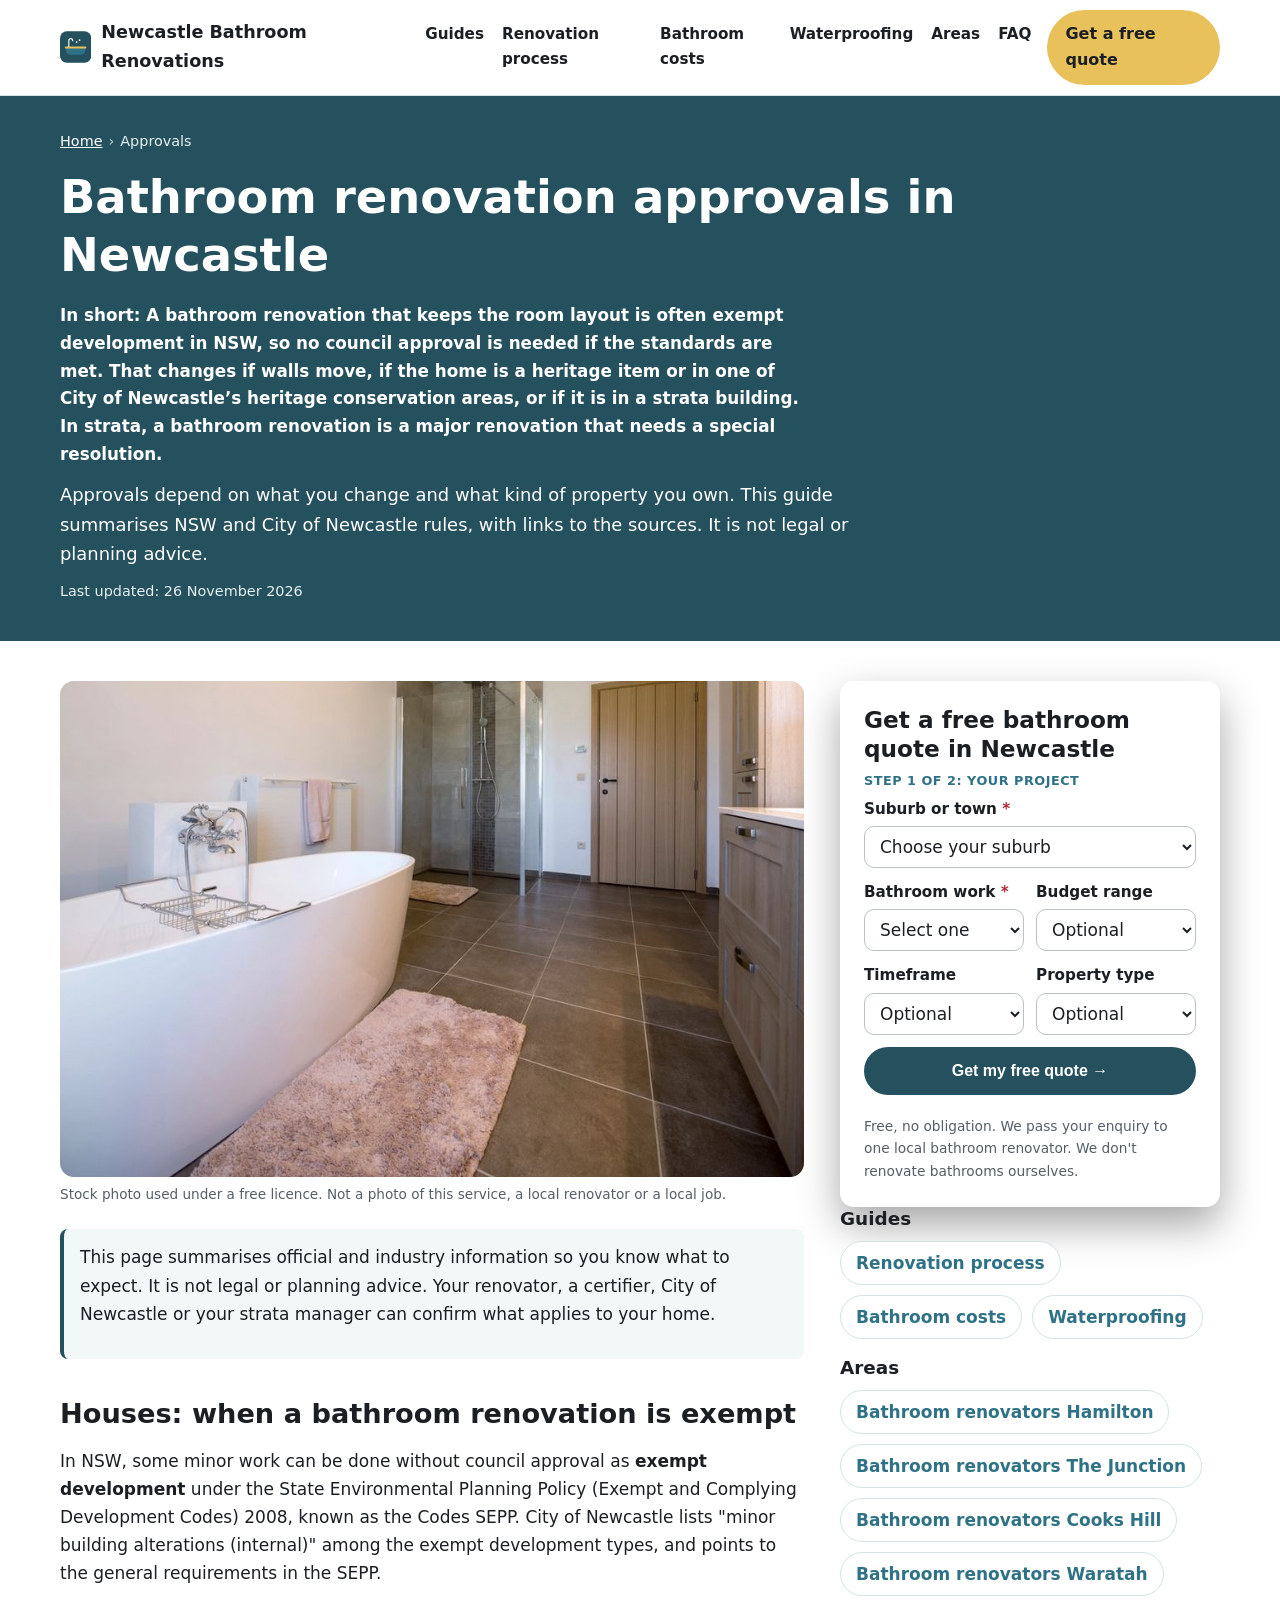
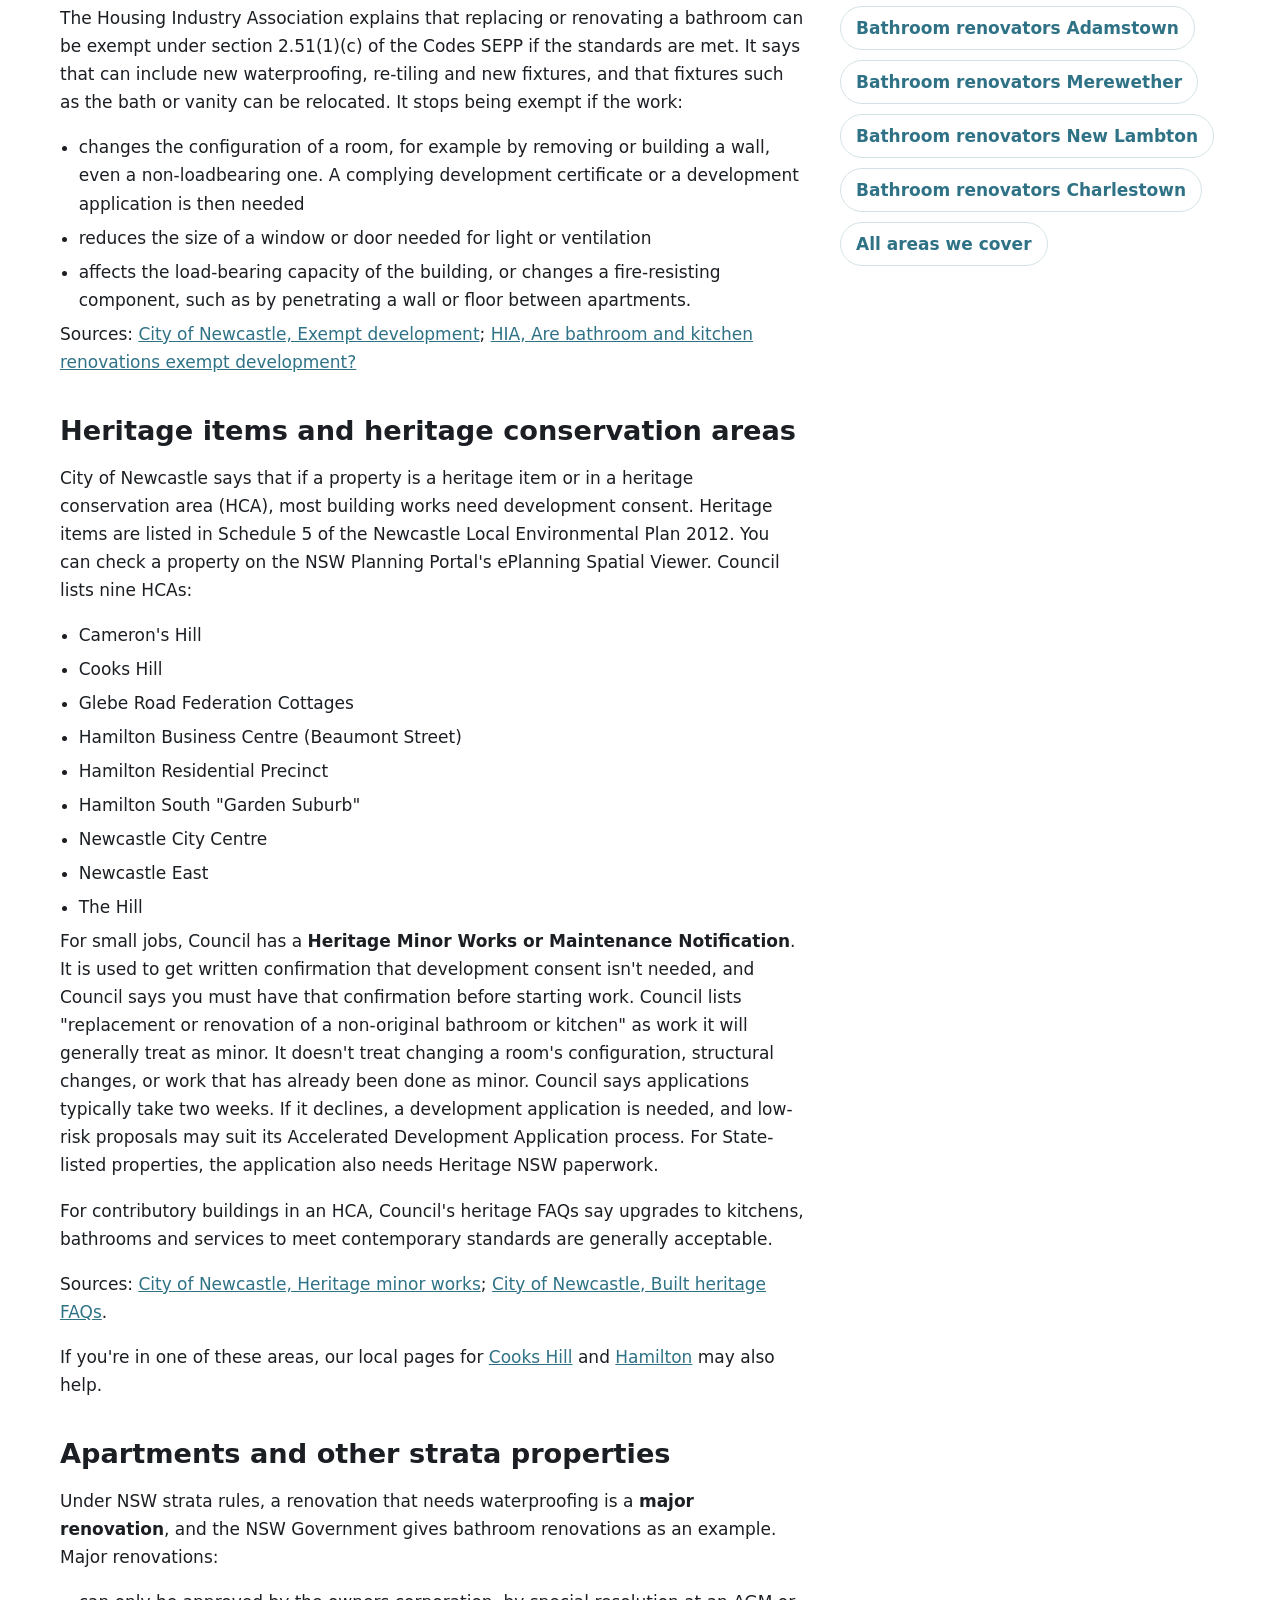
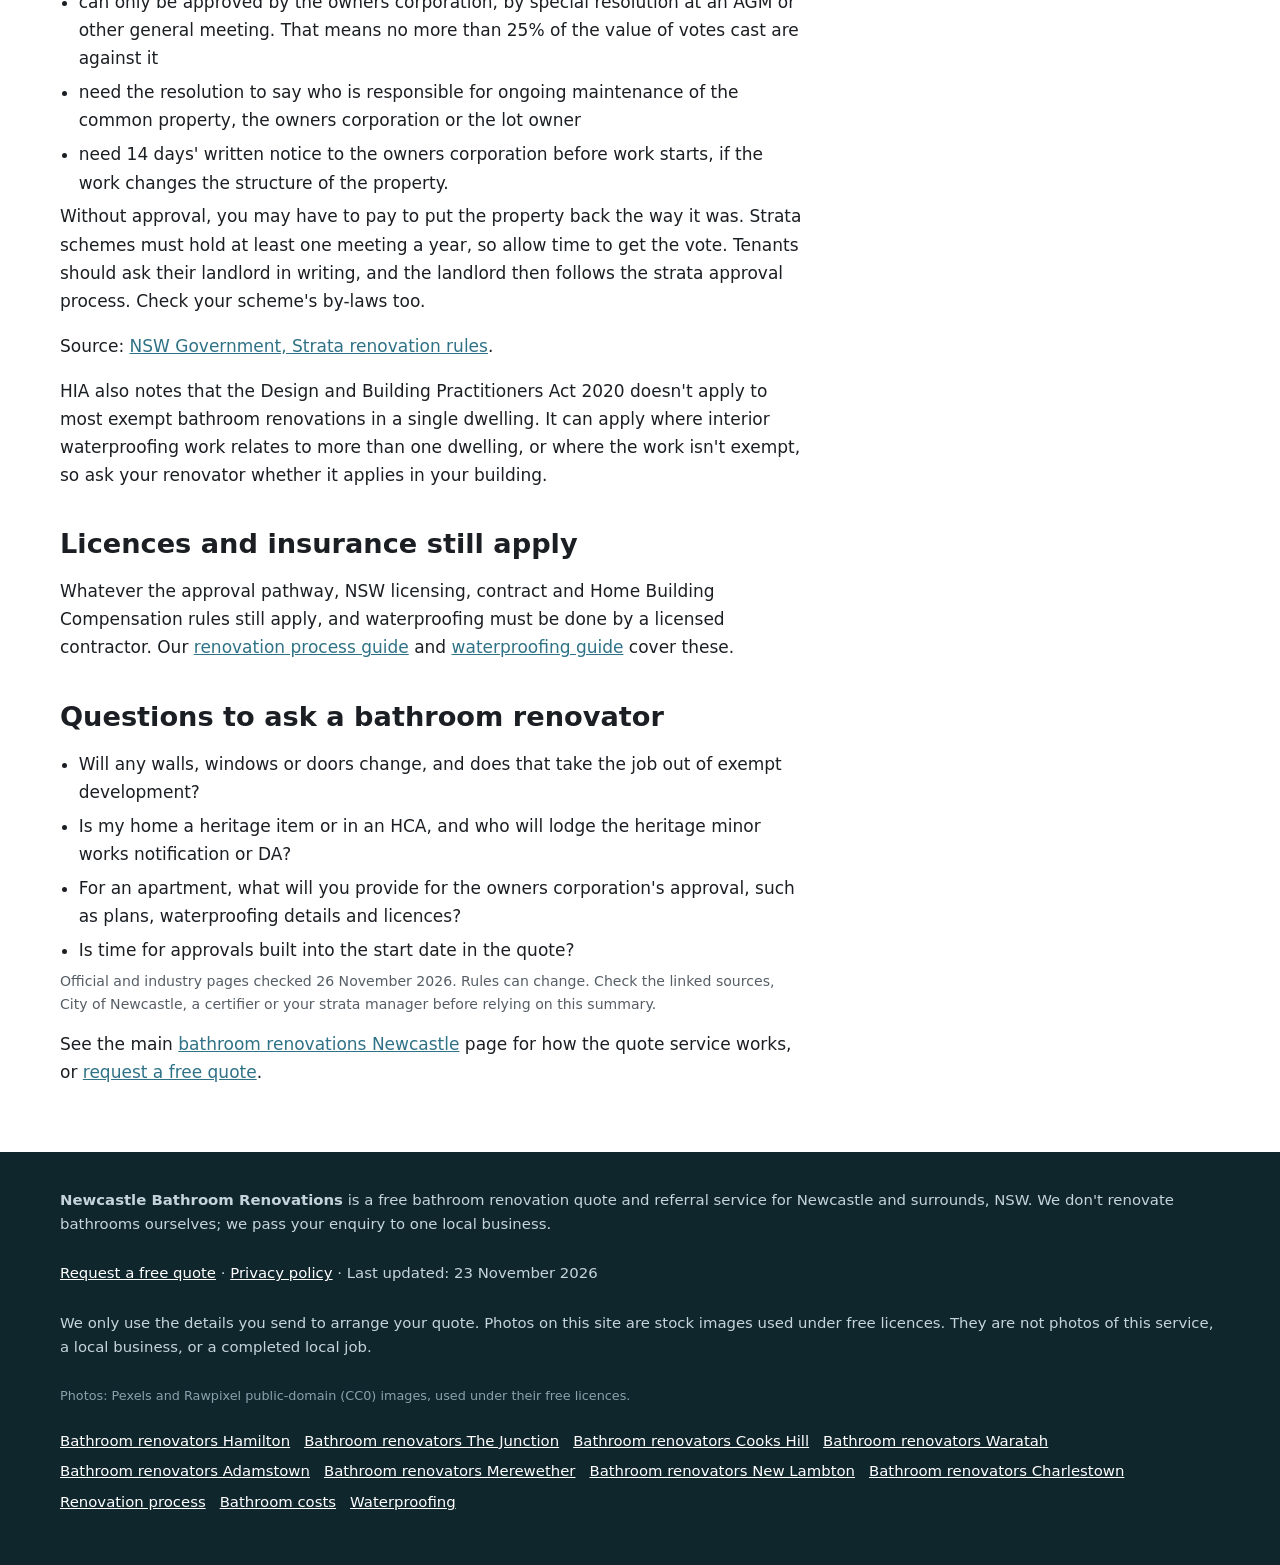
<file: bathroom-renovation-approvals/index.html>
<!doctype html>
<html lang="en-AU">
<head>
<meta charset="utf-8">
<!-- Search Console verification meta tag goes here once the property is created -->
<meta name="viewport" content="width=device-width, initial-scale=1">
<title>Bathroom Renovation Approvals in Newcastle | Council, Heritage &amp; Strata</title>
<meta name="description" content="Do you need council or strata approval for a bathroom renovation in Newcastle? NSW exempt development rules, City of Newcastle heritage areas and strata rules, from official sources.">
<link rel="canonical" href="https://newcastlebathroomrenovations.com.au/bathroom-renovation-approvals/">
<link rel="icon" href="/favicon.svg" type="image/svg+xml">
<meta name="theme-color" content="#25505e">
<meta property="og:type" content="article">
<meta property="og:locale" content="en_AU">
<meta property="og:site_name" content="Newcastle Bathroom Renovations">
<meta property="og:title" content="Bathroom Renovation Approvals in Newcastle | Council, Heritage &amp; Strata">
<meta property="og:description" content="Do you need council or strata approval for a bathroom renovation in Newcastle? NSW exempt development rules, City of Newcastle heritage areas and strata rules, from official sources.">
<meta property="og:url" content="https://newcastlebathroomrenovations.com.au/bathroom-renovation-approvals/">
<meta property="og:image" content="https://newcastlebathroomrenovations.com.au/img/hero.jpg">
<meta name="twitter:card" content="summary_large_image">
<meta name="twitter:image" content="https://newcastlebathroomrenovations.com.au/img/hero.jpg">
<script>document.documentElement.classList.add('js')</script>
<link rel="stylesheet" href="/styles.css">
<!-- GA4 Measurement ID G-DM1R0FQD68 -->
<script async src="https://www.googletagmanager.com/gtag/js?id=G-DM1R0FQD68"></script>
<script>window.dataLayer=window.dataLayer||[];function gtag(){dataLayer.push(arguments);}gtag('js',new Date());gtag('config','G-DM1R0FQD68');</script>
<script type="application/ld+json">
{
 "@context": "https://schema.org",
 "@type": "WebPage",
 "@id": "https://newcastlebathroomrenovations.com.au/bathroom-renovation-approvals/#webpage",
 "url": "https://newcastlebathroomrenovations.com.au/bathroom-renovation-approvals/",
 "name": "Bathroom Renovation Approvals in Newcastle | Council, Heritage & Strata",
 "description": "Do you need council or strata approval for a bathroom renovation in Newcastle? NSW exempt development rules, City of Newcastle heritage areas and strata rules, from official sources.",
 "inLanguage": "en-AU",
 "dateModified": "2026-11-26",
 "isPartOf": {
  "@id": "https://newcastlebathroomrenovations.com.au/#website"
 }
}
</script>
<script type="application/ld+json">
{
 "@context": "https://schema.org",
 "@type": "BreadcrumbList",
 "itemListElement": [
  {
   "@type": "ListItem",
   "position": 1,
   "name": "Home",
   "item": "https://newcastlebathroomrenovations.com.au/"
  },
  {
   "@type": "ListItem",
   "position": 2,
   "name": "Bathroom Renovation Approvals in Newcastle",
   "item": "https://newcastlebathroomrenovations.com.au/bathroom-renovation-approvals/"
  }
 ]
}
</script>
<script type="application/ld+json">
{
 "@context": "https://schema.org",
 "@type": "Service",
 "@id": "https://newcastlebathroomrenovations.com.au/bathroom-renovation-approvals/#service",
 "name": "Bathroom Renovation Approvals in Newcastle",
 "serviceType": "Bathroom renovator referral and quote service",
 "url": "https://newcastlebathroomrenovations.com.au/bathroom-renovation-approvals/",
 "provider": {
  "@type": "Organization",
  "name": "Newcastle Bathroom Renovations",
  "url": "https://newcastlebathroomrenovations.com.au/"
 },
 "areaServed": [
  {
   "@type": "Place",
   "name": "Newcastle, NSW"
  }
 ]
}
</script>
</head>
<body>
<a class="skip-link" href="#main">Skip to content</a>
<header class="site-header">
  <div class="wrap">
    <a class="brand" href="/" aria-label="Newcastle Bathroom Renovations home">
      <svg viewBox="0 0 64 64" aria-hidden="true"><rect width="64" height="64" rx="14" fill="#25505e"/><path d="M12 34h40v4a10 10 0 0 1-10 10H22a10 10 0 0 1-10-10z" fill="#2f7286"/><rect x="10" y="31" width="44" height="4" rx="2" fill="#e8c15a"/><path d="M18 31V19a4 4 0 0 1 8 0" fill="none" stroke="#f2f7f8" stroke-width="2.4" stroke-linecap="round"/><circle cx="34" cy="22" r="1.8" fill="#f2f7f8"/><circle cx="40" cy="18" r="1.8" fill="#f2f7f8"/></svg>
      Newcastle Bathroom Renovations
    </a>
    <nav class="nav" aria-label="Main">
      <a href="/#guides">Guides</a><a href="/bathroom-renovation-process/">Renovation process</a><a href="/bathroom-renovation-costs/">Bathroom costs</a><a href="/bathroom-waterproofing/">Waterproofing</a><a href="/#areas">Areas</a><a href="/#faq">FAQ</a>
    </nav>
    <a class="btn btn-call header-call" href="#quote">Get a free quote</a>
  </div>
</header>
<main id="main">
<section class="page-hero" aria-labelledby="h1">
  <div class="wrap">
    <nav class="crumbs" aria-label="Breadcrumb"><ol><li><a href="/">Home</a></li><li aria-current="page">Approvals</li></ol></nav>
    <h1 id="h1">Bathroom renovation approvals in Newcastle</h1>
    <p class="summary">In short: A bathroom renovation that keeps the room layout is often exempt development in NSW, so no council approval is needed if the standards are met. That changes if walls move, if the home is a heritage item or in one of City of Newcastle’s heritage conservation areas, or if it is in a strata building. In strata, a bathroom renovation is a major renovation that needs a special resolution.</p>
    <p class="lead">Approvals depend on what you change and what kind of property you own. This guide summarises NSW and City of Newcastle rules, with links to the sources. It is not legal or planning advice.</p>
    <p class="updated">Last updated: 26 November 2026</p>
  </div>
</section>
<div class="wrap page-grid">
  <article class="page-body">
<figure><img src="/img/type1.jpg" width="1200" height="800" style="aspect-ratio:3/2;object-fit:cover" alt="Bathroom with a freestanding bath and timber floor" decoding="async"><figcaption>Stock photo used under a free licence. Not a photo of this service, a local renovator or a local job.</figcaption></figure>

<div class="callout"><p>This page summarises official and industry information so you know what to expect. It is not legal or planning advice. Your renovator, a certifier, City of Newcastle or your strata manager can confirm what applies to your home.</p></div>
<h2>Houses: when a bathroom renovation is exempt</h2>
<p>In NSW, some minor work can be done without council approval as <strong>exempt development</strong> under the State Environmental Planning Policy (Exempt and Complying Development Codes) 2008, known as the Codes SEPP. City of Newcastle lists "minor building alterations (internal)" among the exempt development types, and points to the general requirements in the SEPP.</p>
<p>The Housing Industry Association explains that replacing or renovating a bathroom can be exempt under section 2.51(1)(c) of the Codes SEPP if the standards are met. It says that can include new waterproofing, re-tiling and new fixtures, and that fixtures such as the bath or vanity can be relocated. It stops being exempt if the work:</p>
<ul class="clean">
<li>changes the configuration of a room, for example by removing or building a wall, even a non-loadbearing one. A complying development certificate or a development application is then needed</li>
<li>reduces the size of a window or door needed for light or ventilation</li>
<li>affects the load-bearing capacity of the building, or changes a fire-resisting component, such as by penetrating a wall or floor between apartments.</li>
</ul>
<p>Sources: <a href="https://newcastle.nsw.gov.au/development/development-applications/development-types/exempt-development" rel="noopener">City of Newcastle, Exempt development</a>; <a href="https://hia.com.au/resources-and-advice/building-it-right/getting-it-right-on-site/articles/are-bathroom-and-kitchen-renovations-exempt-development" rel="noopener">HIA, Are bathroom and kitchen renovations exempt development?</a></p>
<h2>Heritage items and heritage conservation areas</h2>
<p>City of Newcastle says that if a property is a heritage item or in a heritage conservation area (HCA), most building works need development consent. Heritage items are listed in Schedule 5 of the Newcastle Local Environmental Plan 2012. You can check a property on the NSW Planning Portal's ePlanning Spatial Viewer. Council lists nine HCAs:</p>
<ul class="clean">
<li>Cameron's Hill</li>
<li>Cooks Hill</li>
<li>Glebe Road Federation Cottages</li>
<li>Hamilton Business Centre (Beaumont Street)</li>
<li>Hamilton Residential Precinct</li>
<li>Hamilton South "Garden Suburb"</li>
<li>Newcastle City Centre</li>
<li>Newcastle East</li>
<li>The Hill</li>
</ul>
<p>For small jobs, Council has a <strong>Heritage Minor Works or Maintenance Notification</strong>. It is used to get written confirmation that development consent isn't needed, and Council says you must have that confirmation before starting work. Council lists "replacement or renovation of a non-original bathroom or kitchen" as work it will generally treat as minor. It doesn't treat changing a room's configuration, structural changes, or work that has already been done as minor. Council says applications typically take two weeks. If it declines, a development application is needed, and low-risk proposals may suit its Accelerated Development Application process. For State-listed properties, the application also needs Heritage NSW paperwork.</p>
<p>For contributory buildings in an HCA, Council's heritage FAQs say upgrades to kitchens, bathrooms and services to meet contemporary standards are generally acceptable.</p>
<p>Sources: <a href="https://ncc.nsw.gov.au/council/forms-publications/forms-and-permits/heritage-minor-works-or-maintenance-notification" rel="noopener">City of Newcastle, Heritage minor works</a>; <a href="https://newcastle.nsw.gov.au/development/heritage/built-heritage" rel="noopener">City of Newcastle, Built heritage FAQs</a>.</p>
<p>If you're in one of these areas, our local pages for <a href="/bathroom-renovations-cooks-hill/">Cooks Hill</a> and <a href="/bathroom-renovations-hamilton/">Hamilton</a> may also help.</p>
<h2>Apartments and other strata properties</h2>
<p>Under NSW strata rules, a renovation that needs waterproofing is a <strong>major renovation</strong>, and the NSW Government gives bathroom renovations as an example. Major renovations:</p>
<ul class="clean">
<li>can only be approved by the owners corporation, by special resolution at an AGM or other general meeting. That means no more than 25% of the value of votes cast are against it</li>
<li>need the resolution to say who is responsible for ongoing maintenance of the common property, the owners corporation or the lot owner</li>
<li>need 14 days' written notice to the owners corporation before work starts, if the work changes the structure of the property.</li>
</ul>
<p>Without approval, you may have to pay to put the property back the way it was. Strata schemes must hold at least one meeting a year, so allow time to get the vote. Tenants should ask their landlord in writing, and the landlord then follows the strata approval process. Check your scheme's by-laws too.</p>
<p>Source: <a href="https://www.nsw.gov.au/housing-and-construction/strata/living/renovations" rel="noopener">NSW Government, Strata renovation rules</a>.</p>
<p>HIA also notes that the Design and Building Practitioners Act 2020 doesn't apply to most exempt bathroom renovations in a single dwelling. It can apply where interior waterproofing work relates to more than one dwelling, or where the work isn't exempt, so ask your renovator whether it applies in your building.</p>
<h2>Licences and insurance still apply</h2>
<p>Whatever the approval pathway, NSW licensing, contract and Home Building Compensation rules still apply, and waterproofing must be done by a licensed contractor. Our <a href="/bathroom-renovation-process/">renovation process guide</a> and <a href="/bathroom-waterproofing/">waterproofing guide</a> cover these.</p>
<h2>Questions to ask a bathroom renovator</h2>
<ul class="clean">
<li>Will any walls, windows or doors change, and does that take the job out of exempt development?</li>
<li>Is my home a heritage item or in an HCA, and who will lodge the heritage minor works notification or DA?</li>
<li>For an apartment, what will you provide for the owners corporation's approval, such as plans, waterproofing details and licences?</li>
<li>Is time for approvals built into the start date in the quote?</li>
</ul>
<p class="sources">Official and industry pages checked 26 November 2026. Rules can change. Check the linked sources, City of Newcastle, a certifier or your strata manager before relying on this summary.</p>

<p class="home-link">See the main <a href="/">bathroom renovations Newcastle</a> page for how the quote service works, or <a href="#quote">request a free quote</a>.</p>
  </article>
  <aside class="page-aside">
    <div class="hero-form-card" id="quote">
      <h2 id="quote-h">Get a free bathroom quote in Newcastle</h2>
      <form class="quote-form two-step" id="quote-form" data-form="bathroom_renovation_quote" action="https://formsubmit.co/quotes@newcastlebathroomrenovations.com.au" method="post" novalidate>
        <input type="hidden" name="_subject" value="New quote request – newcastlebathroomrenovations.com.au">
        <input type="hidden" name="_captcha" value="true">
        <input type="hidden" name="_template" value="table">
        <input type="hidden" name="_next" value="https://newcastlebathroomrenovations.com.au/thanks.html?lead=1">
        <input type="hidden" name="_autoresponse" value="Thanks for your bathroom renovation request. We&#x27;ve received it and are passing it to a local bathroom renovator, who&#x27;ll be in touch about your project.">
        <input type="text" name="_honey" style="display:none" tabindex="-1" autocomplete="off" aria-hidden="true">
        <input type="hidden" name="source" value="newcastlebathroomrenovations.com.au">
        <input type="hidden" name="page" value="/bathroom-renovation-approvals/">
        <fieldset class="step step-1">
          <legend class="step-label">Step 1 of 2: your project</legend>
          <div class="full"><label for="suburb">Suburb or town <span class="req" aria-hidden="true">*</span></label>
            <select id="suburb" name="suburb" required><option value="">Choose your suburb</option><option>Newcastle</option><option>Cooks Hill</option><option>The Hill</option><option>Bar Beach</option><option>Merewether</option><option>Merewether Heights</option><option>The Junction</option><option>Hamilton</option><option>Hamilton South</option><option>Islington</option><option>Mayfield</option><option>Mayfield West</option><option>Waratah</option><option>Waratah West</option><option>Georgetown</option><option>Broadmeadow</option><option>Adamstown</option><option>Adamstown Heights</option><option>Kotara</option><option>New Lambton</option><option>New Lambton Heights</option><option>Lambton</option><option>North Lambton</option><option>Jesmond</option><option>Rankin Park</option><option>Elermore Vale</option><option>Wallsend</option><option>Maryland</option><option>Fletcher</option><option>Minmi</option><option>Shortland</option><option>Beresfield</option><option>Charlestown</option><option>Cardiff</option><option>Whitebridge</option><option>Warners Bay</option><option value="Other">Other (tell us below)</option></select></div>
          <div class="full other-wrap"><label for="suburb_other">Other suburb or town</label><input id="suburb_other" name="suburb_other" type="text" autocomplete="address-level2"></div>
          <div><label for="proj_type">Bathroom work <span class="req" aria-hidden="true">*</span></label>
            <select id="proj_type" name="bathroom_work" required><option value="">Select one</option><option>Full bathroom renovation</option><option>Ensuite</option><option>Shower or bath update</option><option>Accessible bathroom</option><option>Bathroom and laundry</option><option>Not sure</option></select></div>
          <div><label for="budget">Budget range</label>
            <select id="budget" name="budget"><option value="">Optional</option><option>Under $15,000</option><option>$15,000–$25,000</option><option>$25,000–$35,000</option><option>$35,000–$50,000</option><option>$50,000 or more</option><option>Not sure / want advice</option></select></div>
          <div><label for="timeframe">Timeframe</label>
            <select id="timeframe" name="timeframe"><option value="">Optional</option><option>ASAP / within a month</option><option>Next 1–3 months</option><option>3–6 months</option><option>6–12 months</option><option>Just researching</option></select></div>
          <div><label for="extra1">Property type</label>
            <select id="extra1" name="property_type"><option value="">Optional</option><option>House</option><option>Unit or apartment</option><option>Townhouse</option><option>Not sure</option></select></div>
          <div class="full js-only"><button class="btn btn-primary btn-block" type="button" id="to-step-2">Get my free quote →</button></div>
          <p class="microcopy full">Free, no obligation. We pass your enquiry to one local bathroom renovator. We don't renovate bathrooms ourselves.</p>
          <p class="form-error full" id="step1-error" role="alert" hidden>Please choose your suburb and the bathroom work you want.</p>
        </fieldset>
        <fieldset class="step step-2" id="step-2">
          <legend class="step-label">Step 2 of 2: your details</legend>
          <div><label for="name">Name <span class="req" aria-hidden="true">*</span></label><input id="name" name="name" type="text" autocomplete="name" required></div>
          <div><label for="phone">Phone <span class="req" aria-hidden="true">*</span></label><input id="phone" name="phone" type="tel" autocomplete="tel" inputmode="tel" required></div>
          <div class="full"><label for="email">Email <span class="req" aria-hidden="true">*</span></label><input id="email" name="email" type="email" autocomplete="email" required></div>
          <div class="full"><label for="message">Anything else we should pass on?</label><textarea id="message" name="message" rows="2" placeholder="e.g. main bathroom in Hamilton, swap the bath for a walk-in shower"></textarea></div>
          <p class="consent full">By sending this form you agree we can share your details with one local bathroom renovator so they can quote for your project. See our <a href="/privacy.html">privacy policy</a>.</p>
          <div class="full step2-actions"><button class="btn btn-primary" type="submit">Send my quote request</button><button class="btn-link js-only" type="button" id="back-1">← Back</button></div>
        </fieldset>
      </form>
    </div>
    <h3>Guides</h3>
    <ul class="link-list"><li><a href="/bathroom-renovation-process/">Renovation process</a></li><li><a href="/bathroom-renovation-costs/">Bathroom costs</a></li><li><a href="/bathroom-waterproofing/">Waterproofing</a></li></ul>
    <h3>Areas</h3>
    <ul class="link-list"><li><a href="/bathroom-renovations-hamilton/">Bathroom renovators Hamilton</a></li><li><a href="/bathroom-renovations-the-junction/">Bathroom renovators The Junction</a></li><li><a href="/bathroom-renovations-cooks-hill/">Bathroom renovators Cooks Hill</a></li><li><a href="/bathroom-renovations-waratah/">Bathroom renovators Waratah</a></li><li><a href="/bathroom-renovations-adamstown/">Bathroom renovators Adamstown</a></li><li><a href="/bathroom-renovations-merewether/">Bathroom renovators Merewether</a></li><li><a href="/bathroom-renovations-new-lambton/">Bathroom renovators New Lambton</a></li><li><a href="/bathroom-renovations-charlestown/">Bathroom renovators Charlestown</a></li><li><a href="/#areas">All areas we cover</a></li></ul>
  </aside>
</div>
</main>
<footer class="site-footer">
  <div class="wrap">
    <p><strong>Newcastle Bathroom Renovations</strong> is a free bathroom renovation quote and referral service for Newcastle and surrounds, NSW. We don't renovate bathrooms ourselves; we pass your enquiry to one local business.</p>
    <p><a href="#quote">Request a free quote</a> · <a href="/privacy.html">Privacy policy</a> · Last updated: 23 November 2026</p>
    <p>We only use the details you send to arrange your quote. Photos on this site are stock images used under free licences. They are not photos of this service, a local business, or a completed local job.</p>
    <p class="credit-line">Photos: Pexels and Rawpixel public-domain (CC0) images, used under their free licences.</p>
    <p class="footer-links"><a href="/bathroom-renovations-hamilton/">Bathroom renovators Hamilton</a> <a href="/bathroom-renovations-the-junction/">Bathroom renovators The Junction</a> <a href="/bathroom-renovations-cooks-hill/">Bathroom renovators Cooks Hill</a> <a href="/bathroom-renovations-waratah/">Bathroom renovators Waratah</a> <a href="/bathroom-renovations-adamstown/">Bathroom renovators Adamstown</a> <a href="/bathroom-renovations-merewether/">Bathroom renovators Merewether</a> <a href="/bathroom-renovations-new-lambton/">Bathroom renovators New Lambton</a> <a href="/bathroom-renovations-charlestown/">Bathroom renovators Charlestown</a> <a href="/bathroom-renovation-process/">Renovation process</a> <a href="/bathroom-renovation-costs/">Bathroom costs</a> <a href="/bathroom-waterproofing/">Waterproofing</a></p>
  </div>
</footer>

<div class="mobile-call" aria-label="Quick contact">
  <a class="btn btn-call" href="#quote">Get a free quote</a>
</div>
<script src="/form.js" defer></script>
<script>(function(){var b=document.querySelector('.mobile-call'),q=document.getElementById('quote');if(!b||!q||!('IntersectionObserver' in window))return;new IntersectionObserver(function(e){b.classList.toggle('mc-off',e[0].isIntersecting)},{threshold:.15}).observe(q)})();</script>

</body>
</html>
</file>
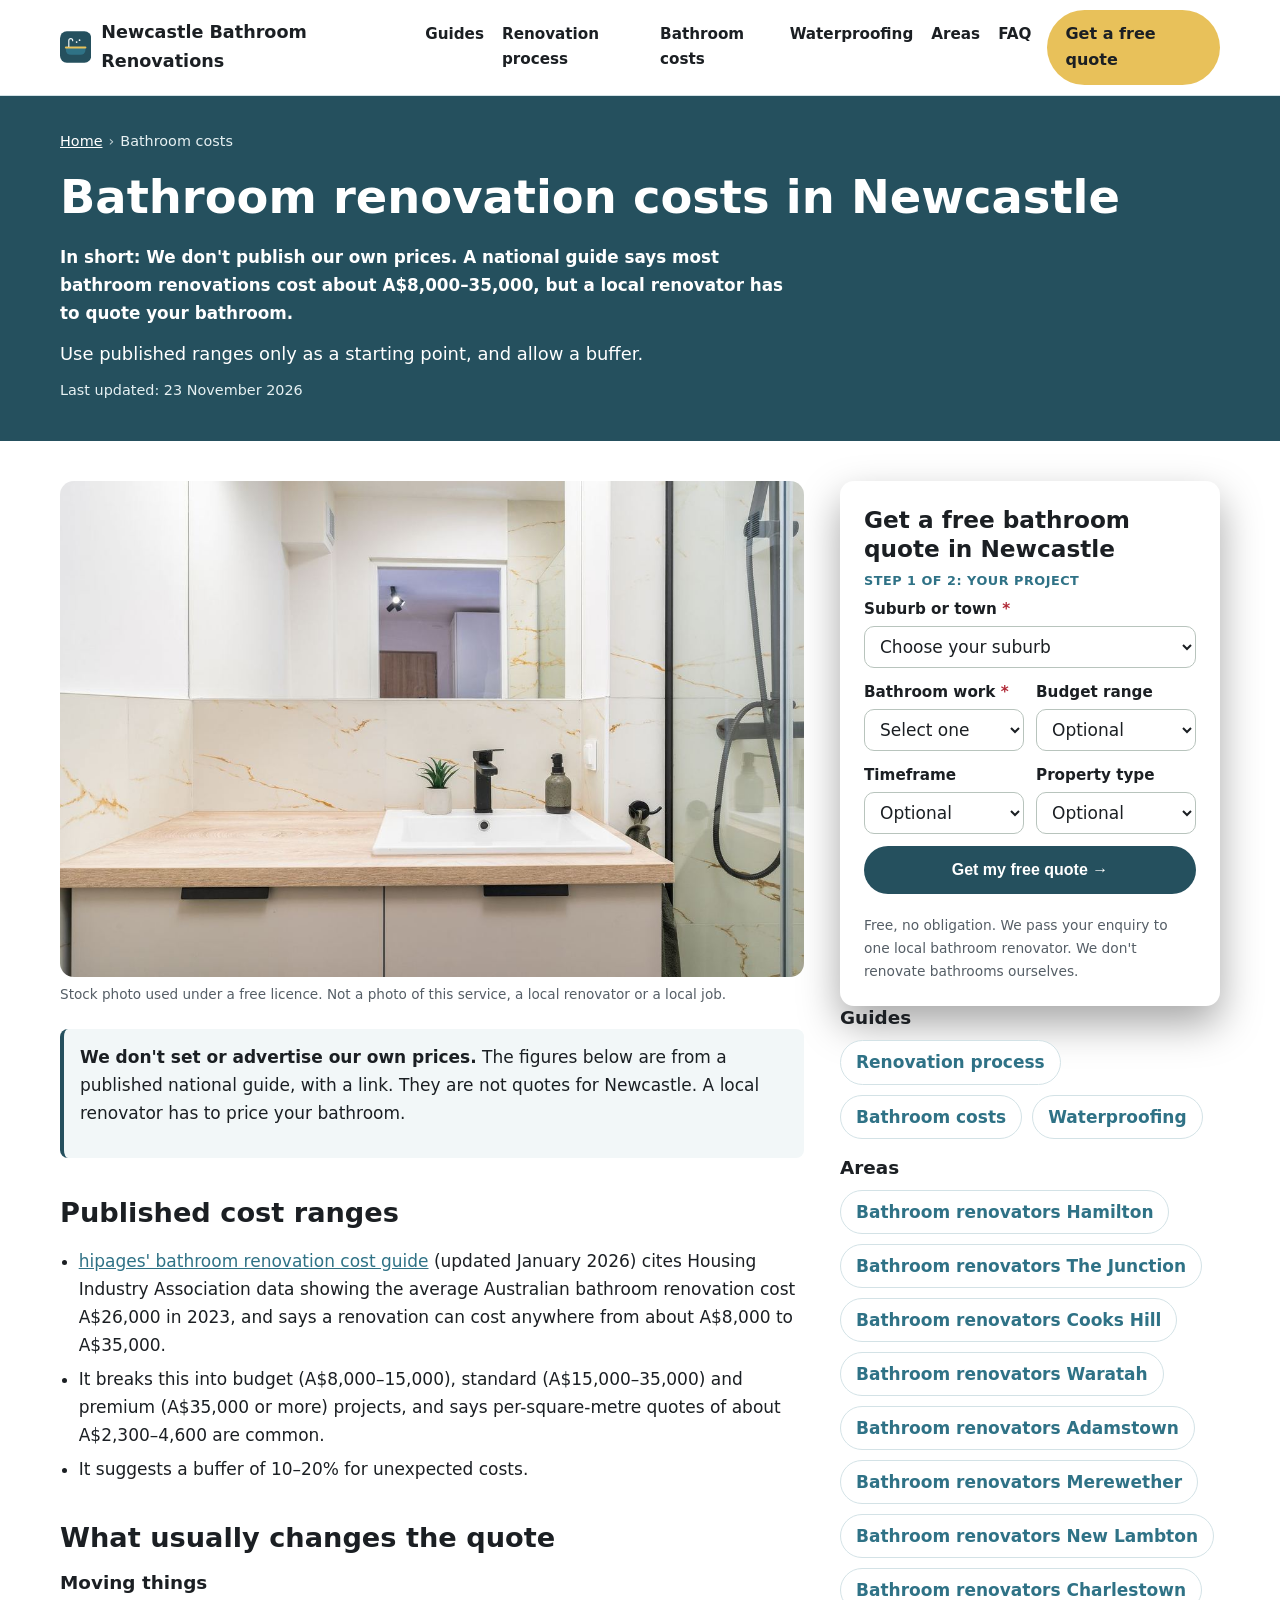
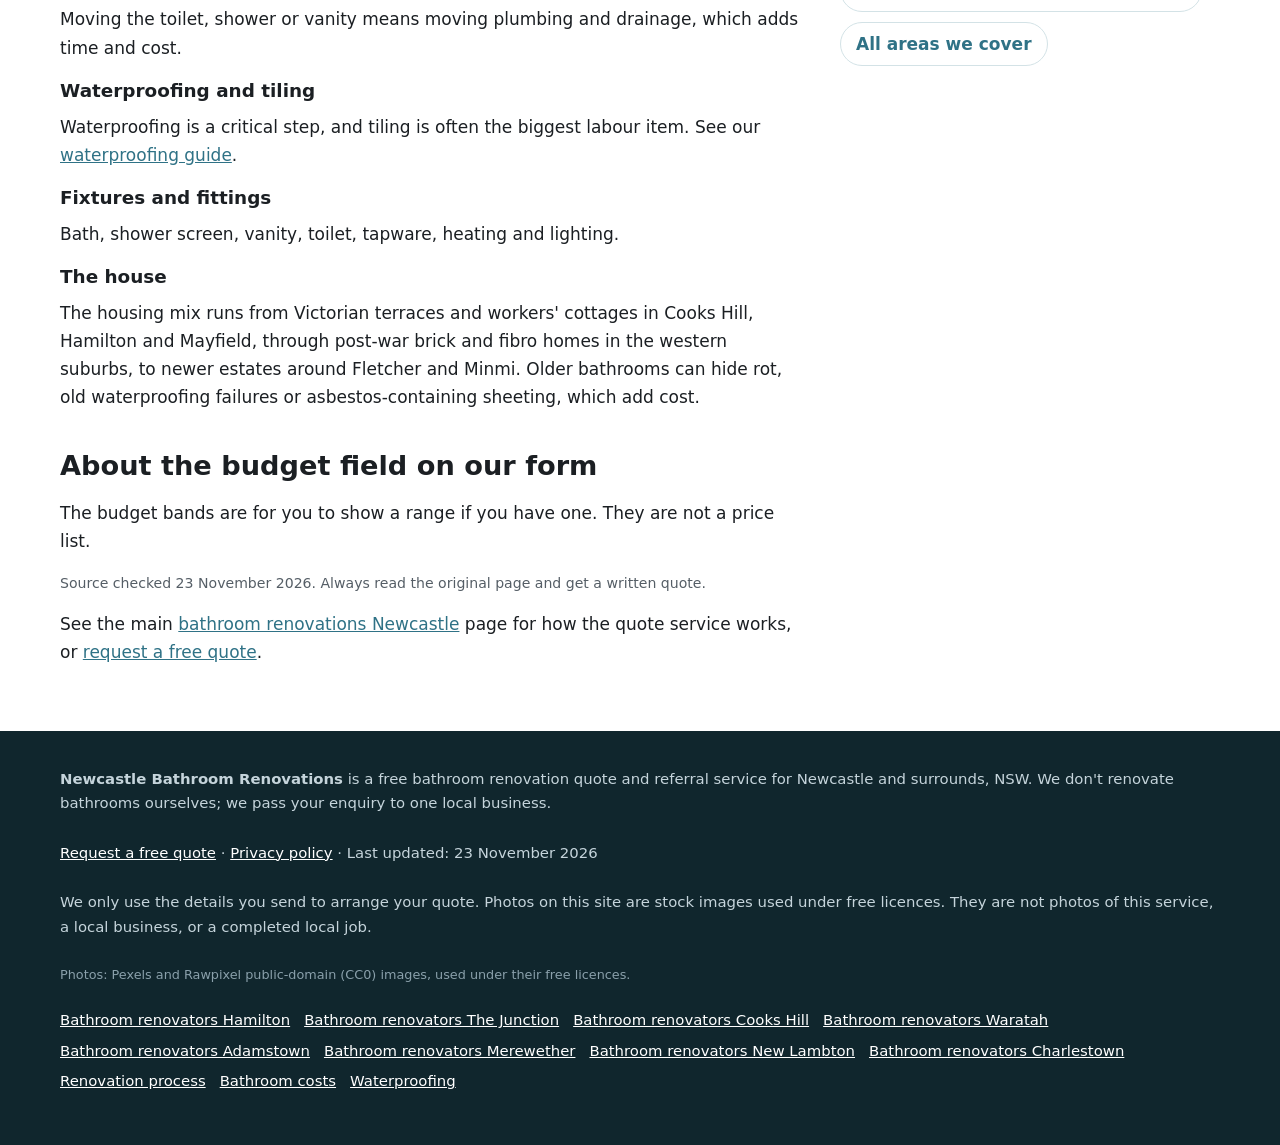
<file: bathroom-renovation-costs/index.html>
<!doctype html>
<html lang="en-AU">
<head>
<meta charset="utf-8">
<!-- Search Console verification meta tag goes here once the property is created -->
<meta name="viewport" content="width=device-width, initial-scale=1">
<title>Bathroom Renovation Costs in Newcastle | What Affects the Price</title>
<meta name="description" content="What affects bathroom renovation costs in Newcastle, with published ranges from a named national guide. Not our prices. Request a free quote.">
<link rel="canonical" href="https://newcastlebathroomrenovations.com.au/bathroom-renovation-costs/">
<link rel="icon" href="/favicon.svg" type="image/svg+xml">
<meta name="theme-color" content="#25505e">
<meta property="og:type" content="article">
<meta property="og:locale" content="en_AU">
<meta property="og:site_name" content="Newcastle Bathroom Renovations">
<meta property="og:title" content="Bathroom Renovation Costs in Newcastle | What Affects the Price">
<meta property="og:description" content="What affects bathroom renovation costs in Newcastle, with published ranges from a named national guide. Not our prices. Request a free quote.">
<meta property="og:url" content="https://newcastlebathroomrenovations.com.au/bathroom-renovation-costs/">
<meta property="og:image" content="https://newcastlebathroomrenovations.com.au/img/hero.jpg">
<meta name="twitter:card" content="summary_large_image">
<meta name="twitter:image" content="https://newcastlebathroomrenovations.com.au/img/hero.jpg">
<script>document.documentElement.classList.add('js')</script>
<link rel="stylesheet" href="/styles.css">
<!-- GA4 Measurement ID G-DM1R0FQD68 -->
<script async src="https://www.googletagmanager.com/gtag/js?id=G-DM1R0FQD68"></script>
<script>window.dataLayer=window.dataLayer||[];function gtag(){dataLayer.push(arguments);}gtag('js',new Date());gtag('config','G-DM1R0FQD68');</script>
<script type="application/ld+json">
{
 "@context": "https://schema.org",
 "@type": "WebPage",
 "@id": "https://newcastlebathroomrenovations.com.au/bathroom-renovation-costs/#webpage",
 "url": "https://newcastlebathroomrenovations.com.au/bathroom-renovation-costs/",
 "name": "Bathroom Renovation Costs in Newcastle | What Affects the Price",
 "description": "What affects bathroom renovation costs in Newcastle, with published ranges from a named national guide. Not our prices. Request a free quote.",
 "inLanguage": "en-AU",
 "dateModified": "2026-11-23",
 "isPartOf": {
  "@id": "https://newcastlebathroomrenovations.com.au/#website"
 }
}
</script>
<script type="application/ld+json">
{
 "@context": "https://schema.org",
 "@type": "BreadcrumbList",
 "itemListElement": [
  {
   "@type": "ListItem",
   "position": 1,
   "name": "Home",
   "item": "https://newcastlebathroomrenovations.com.au/"
  },
  {
   "@type": "ListItem",
   "position": 2,
   "name": "Bathroom Renovation Costs in Newcastle",
   "item": "https://newcastlebathroomrenovations.com.au/bathroom-renovation-costs/"
  }
 ]
}
</script>
<script type="application/ld+json">
{
 "@context": "https://schema.org",
 "@type": "Service",
 "@id": "https://newcastlebathroomrenovations.com.au/bathroom-renovation-costs/#service",
 "name": "Bathroom Renovation Costs in Newcastle",
 "serviceType": "Bathroom renovator referral and quote service",
 "url": "https://newcastlebathroomrenovations.com.au/bathroom-renovation-costs/",
 "provider": {
  "@type": "Organization",
  "name": "Newcastle Bathroom Renovations",
  "url": "https://newcastlebathroomrenovations.com.au/"
 },
 "areaServed": [
  {
   "@type": "Place",
   "name": "Newcastle, NSW"
  }
 ]
}
</script>
</head>
<body>
<a class="skip-link" href="#main">Skip to content</a>
<header class="site-header">
  <div class="wrap">
    <a class="brand" href="/" aria-label="Newcastle Bathroom Renovations home">
      <svg viewBox="0 0 64 64" aria-hidden="true"><rect width="64" height="64" rx="14" fill="#25505e"/><path d="M12 34h40v4a10 10 0 0 1-10 10H22a10 10 0 0 1-10-10z" fill="#2f7286"/><rect x="10" y="31" width="44" height="4" rx="2" fill="#e8c15a"/><path d="M18 31V19a4 4 0 0 1 8 0" fill="none" stroke="#f2f7f8" stroke-width="2.4" stroke-linecap="round"/><circle cx="34" cy="22" r="1.8" fill="#f2f7f8"/><circle cx="40" cy="18" r="1.8" fill="#f2f7f8"/></svg>
      Newcastle Bathroom Renovations
    </a>
    <nav class="nav" aria-label="Main">
      <a href="/#guides">Guides</a><a href="/bathroom-renovation-process/">Renovation process</a><a href="/bathroom-renovation-costs/">Bathroom costs</a><a href="/bathroom-waterproofing/">Waterproofing</a><a href="/#areas">Areas</a><a href="/#faq">FAQ</a>
    </nav>
    <a class="btn btn-call header-call" href="#quote">Get a free quote</a>
  </div>
</header>
<main id="main">
<section class="page-hero" aria-labelledby="h1">
  <div class="wrap">
    <nav class="crumbs" aria-label="Breadcrumb"><ol><li><a href="/">Home</a></li><li aria-current="page">Bathroom costs</li></ol></nav>
    <h1 id="h1">Bathroom renovation costs in Newcastle</h1>
    <p class="summary">In short: We don&#x27;t publish our own prices. A national guide says most bathroom renovations cost about A$8,000–35,000, but a local renovator has to quote your bathroom.</p>
    <p class="lead">Use published ranges only as a starting point, and allow a buffer.</p>
    <p class="updated">Last updated: 23 November 2026</p>
  </div>
</section>
<div class="wrap page-grid">
  <article class="page-body">
<figure><img src="/img/costs.jpg" width="1200" height="800" style="aspect-ratio:3/2;object-fit:cover" alt="Bathroom vanity with a stone-look benchtop and black tapware" decoding="async"><figcaption>Stock photo used under a free licence. Not a photo of this service, a local renovator or a local job.</figcaption></figure>

<div class="callout"><p><strong>We don't set or advertise our own prices.</strong> The figures below are from a published national guide, with a link. They are not quotes for Newcastle. A local renovator has to price your bathroom.</p></div>
<h2>Published cost ranges</h2>
<ul class="clean">
<li><a href="https://hipages.com.au/article/how_much_does_bathroom_renovation_cost" rel="noopener">hipages' bathroom renovation cost guide</a> (updated January 2026) cites Housing Industry Association data showing the average Australian bathroom renovation cost A$26,000 in 2023, and says a renovation can cost anywhere from about A$8,000 to A$35,000.</li>
<li>It breaks this into budget (A$8,000–15,000), standard (A$15,000–35,000) and premium (A$35,000 or more) projects, and says per-square-metre quotes of about A$2,300–4,600 are common.</li>
<li>It suggests a buffer of 10–20% for unexpected costs.</li>
</ul>
<h2>What usually changes the quote</h2>
<h3>Moving things</h3>
<p>Moving the toilet, shower or vanity means moving plumbing and drainage, which adds time and cost.</p>
<h3>Waterproofing and tiling</h3>
<p>Waterproofing is a critical step, and tiling is often the biggest labour item. See our <a href="/bathroom-waterproofing/">waterproofing guide</a>.</p>
<h3>Fixtures and fittings</h3>
<p>Bath, shower screen, vanity, toilet, tapware, heating and lighting.</p>
<h3>The house</h3>
<p>The housing mix runs from Victorian terraces and workers' cottages in Cooks Hill, Hamilton and Mayfield, through post-war brick and fibro homes in the western suburbs, to newer estates around Fletcher and Minmi. Older bathrooms can hide rot, old waterproofing failures or asbestos-containing sheeting, which add cost.</p>
<h2>About the budget field on our form</h2>
<p>The budget bands are for you to show a range if you have one. They are not a price list.</p>
<p class="sources">Source checked 23 November 2026. Always read the original page and get a written quote.</p>

<p class="home-link">See the main <a href="/">bathroom renovations Newcastle</a> page for how the quote service works, or <a href="#quote">request a free quote</a>.</p>
  </article>
  <aside class="page-aside">
    <div class="hero-form-card" id="quote">
      <h2 id="quote-h">Get a free bathroom quote in Newcastle</h2>
      <form class="quote-form two-step" id="quote-form" data-form="bathroom_renovation_quote" action="https://formsubmit.co/quotes@newcastlebathroomrenovations.com.au" method="post" novalidate>
        <input type="hidden" name="_subject" value="New quote request – newcastlebathroomrenovations.com.au">
        <input type="hidden" name="_captcha" value="true">
        <input type="hidden" name="_template" value="table">
        <input type="hidden" name="_next" value="https://newcastlebathroomrenovations.com.au/thanks.html?lead=1">
        <input type="hidden" name="_autoresponse" value="Thanks for your bathroom renovation request. We&#x27;ve received it and are passing it to a local bathroom renovator, who&#x27;ll be in touch about your project.">
        <input type="text" name="_honey" style="display:none" tabindex="-1" autocomplete="off" aria-hidden="true">
        <input type="hidden" name="source" value="newcastlebathroomrenovations.com.au">
        <input type="hidden" name="page" value="/bathroom-renovation-costs/">
        <fieldset class="step step-1">
          <legend class="step-label">Step 1 of 2: your project</legend>
          <div class="full"><label for="suburb">Suburb or town <span class="req" aria-hidden="true">*</span></label>
            <select id="suburb" name="suburb" required><option value="">Choose your suburb</option><option>Newcastle</option><option>Cooks Hill</option><option>The Hill</option><option>Bar Beach</option><option>Merewether</option><option>Merewether Heights</option><option>The Junction</option><option>Hamilton</option><option>Hamilton South</option><option>Islington</option><option>Mayfield</option><option>Mayfield West</option><option>Waratah</option><option>Waratah West</option><option>Georgetown</option><option>Broadmeadow</option><option>Adamstown</option><option>Adamstown Heights</option><option>Kotara</option><option>New Lambton</option><option>New Lambton Heights</option><option>Lambton</option><option>North Lambton</option><option>Jesmond</option><option>Rankin Park</option><option>Elermore Vale</option><option>Wallsend</option><option>Maryland</option><option>Fletcher</option><option>Minmi</option><option>Shortland</option><option>Beresfield</option><option>Charlestown</option><option>Cardiff</option><option>Whitebridge</option><option>Warners Bay</option><option value="Other">Other (tell us below)</option></select></div>
          <div class="full other-wrap"><label for="suburb_other">Other suburb or town</label><input id="suburb_other" name="suburb_other" type="text" autocomplete="address-level2"></div>
          <div><label for="proj_type">Bathroom work <span class="req" aria-hidden="true">*</span></label>
            <select id="proj_type" name="bathroom_work" required><option value="">Select one</option><option>Full bathroom renovation</option><option>Ensuite</option><option>Shower or bath update</option><option>Accessible bathroom</option><option>Bathroom and laundry</option><option>Not sure</option></select></div>
          <div><label for="budget">Budget range</label>
            <select id="budget" name="budget"><option value="">Optional</option><option>Under $15,000</option><option>$15,000–$25,000</option><option>$25,000–$35,000</option><option>$35,000–$50,000</option><option>$50,000 or more</option><option>Not sure / want advice</option></select></div>
          <div><label for="timeframe">Timeframe</label>
            <select id="timeframe" name="timeframe"><option value="">Optional</option><option>ASAP / within a month</option><option>Next 1–3 months</option><option>3–6 months</option><option>6–12 months</option><option>Just researching</option></select></div>
          <div><label for="extra1">Property type</label>
            <select id="extra1" name="property_type"><option value="">Optional</option><option>House</option><option>Unit or apartment</option><option>Townhouse</option><option>Not sure</option></select></div>
          <div class="full js-only"><button class="btn btn-primary btn-block" type="button" id="to-step-2">Get my free quote →</button></div>
          <p class="microcopy full">Free, no obligation. We pass your enquiry to one local bathroom renovator. We don't renovate bathrooms ourselves.</p>
          <p class="form-error full" id="step1-error" role="alert" hidden>Please choose your suburb and the bathroom work you want.</p>
        </fieldset>
        <fieldset class="step step-2" id="step-2">
          <legend class="step-label">Step 2 of 2: your details</legend>
          <div><label for="name">Name <span class="req" aria-hidden="true">*</span></label><input id="name" name="name" type="text" autocomplete="name" required></div>
          <div><label for="phone">Phone <span class="req" aria-hidden="true">*</span></label><input id="phone" name="phone" type="tel" autocomplete="tel" inputmode="tel" required></div>
          <div class="full"><label for="email">Email <span class="req" aria-hidden="true">*</span></label><input id="email" name="email" type="email" autocomplete="email" required></div>
          <div class="full"><label for="message">Anything else we should pass on?</label><textarea id="message" name="message" rows="2" placeholder="e.g. main bathroom in Hamilton, swap the bath for a walk-in shower"></textarea></div>
          <p class="consent full">By sending this form you agree we can share your details with one local bathroom renovator so they can quote for your project. See our <a href="/privacy.html">privacy policy</a>.</p>
          <div class="full step2-actions"><button class="btn btn-primary" type="submit">Send my quote request</button><button class="btn-link js-only" type="button" id="back-1">← Back</button></div>
        </fieldset>
      </form>
    </div>
    <h3>Guides</h3>
    <ul class="link-list"><li><a href="/bathroom-renovation-process/">Renovation process</a></li><li><a href="/bathroom-renovation-costs/">Bathroom costs</a></li><li><a href="/bathroom-waterproofing/">Waterproofing</a></li></ul>
    <h3>Areas</h3>
    <ul class="link-list"><li><a href="/bathroom-renovations-hamilton/">Bathroom renovators Hamilton</a></li><li><a href="/bathroom-renovations-the-junction/">Bathroom renovators The Junction</a></li><li><a href="/bathroom-renovations-cooks-hill/">Bathroom renovators Cooks Hill</a></li><li><a href="/bathroom-renovations-waratah/">Bathroom renovators Waratah</a></li><li><a href="/bathroom-renovations-adamstown/">Bathroom renovators Adamstown</a></li><li><a href="/bathroom-renovations-merewether/">Bathroom renovators Merewether</a></li><li><a href="/bathroom-renovations-new-lambton/">Bathroom renovators New Lambton</a></li><li><a href="/bathroom-renovations-charlestown/">Bathroom renovators Charlestown</a></li><li><a href="/#areas">All areas we cover</a></li></ul>
  </aside>
</div>
</main>
<footer class="site-footer">
  <div class="wrap">
    <p><strong>Newcastle Bathroom Renovations</strong> is a free bathroom renovation quote and referral service for Newcastle and surrounds, NSW. We don't renovate bathrooms ourselves; we pass your enquiry to one local business.</p>
    <p><a href="#quote">Request a free quote</a> · <a href="/privacy.html">Privacy policy</a> · Last updated: 23 November 2026</p>
    <p>We only use the details you send to arrange your quote. Photos on this site are stock images used under free licences. They are not photos of this service, a local business, or a completed local job.</p>
    <p class="credit-line">Photos: Pexels and Rawpixel public-domain (CC0) images, used under their free licences.</p>
    <p class="footer-links"><a href="/bathroom-renovations-hamilton/">Bathroom renovators Hamilton</a> <a href="/bathroom-renovations-the-junction/">Bathroom renovators The Junction</a> <a href="/bathroom-renovations-cooks-hill/">Bathroom renovators Cooks Hill</a> <a href="/bathroom-renovations-waratah/">Bathroom renovators Waratah</a> <a href="/bathroom-renovations-adamstown/">Bathroom renovators Adamstown</a> <a href="/bathroom-renovations-merewether/">Bathroom renovators Merewether</a> <a href="/bathroom-renovations-new-lambton/">Bathroom renovators New Lambton</a> <a href="/bathroom-renovations-charlestown/">Bathroom renovators Charlestown</a> <a href="/bathroom-renovation-process/">Renovation process</a> <a href="/bathroom-renovation-costs/">Bathroom costs</a> <a href="/bathroom-waterproofing/">Waterproofing</a></p>
  </div>
</footer>

<div class="mobile-call" aria-label="Quick contact">
  <a class="btn btn-call" href="#quote">Get a free quote</a>
</div>
<script src="/form.js" defer></script>
<script>(function(){var b=document.querySelector('.mobile-call'),q=document.getElementById('quote');if(!b||!q||!('IntersectionObserver' in window))return;new IntersectionObserver(function(e){b.classList.toggle('mc-off',e[0].isIntersecting)},{threshold:.15}).observe(q)})();</script>

</body>
</html>
</file>
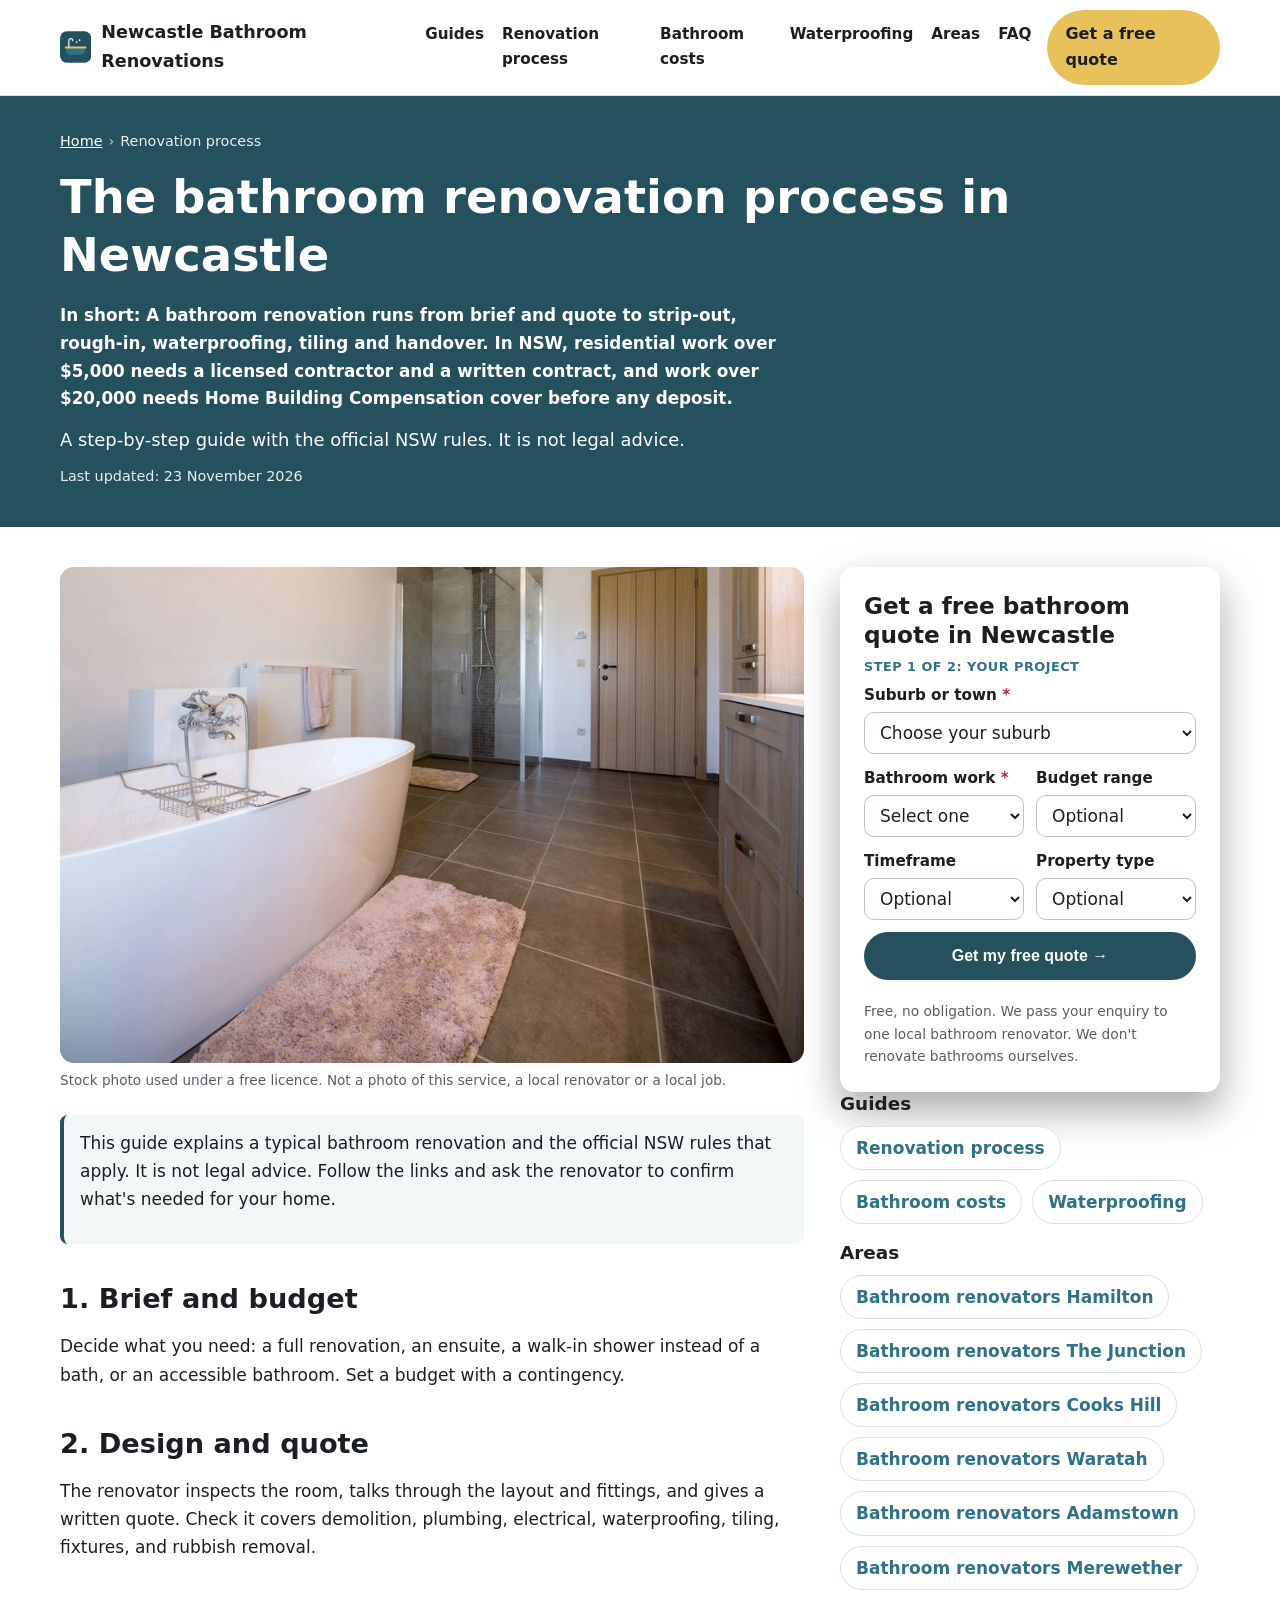
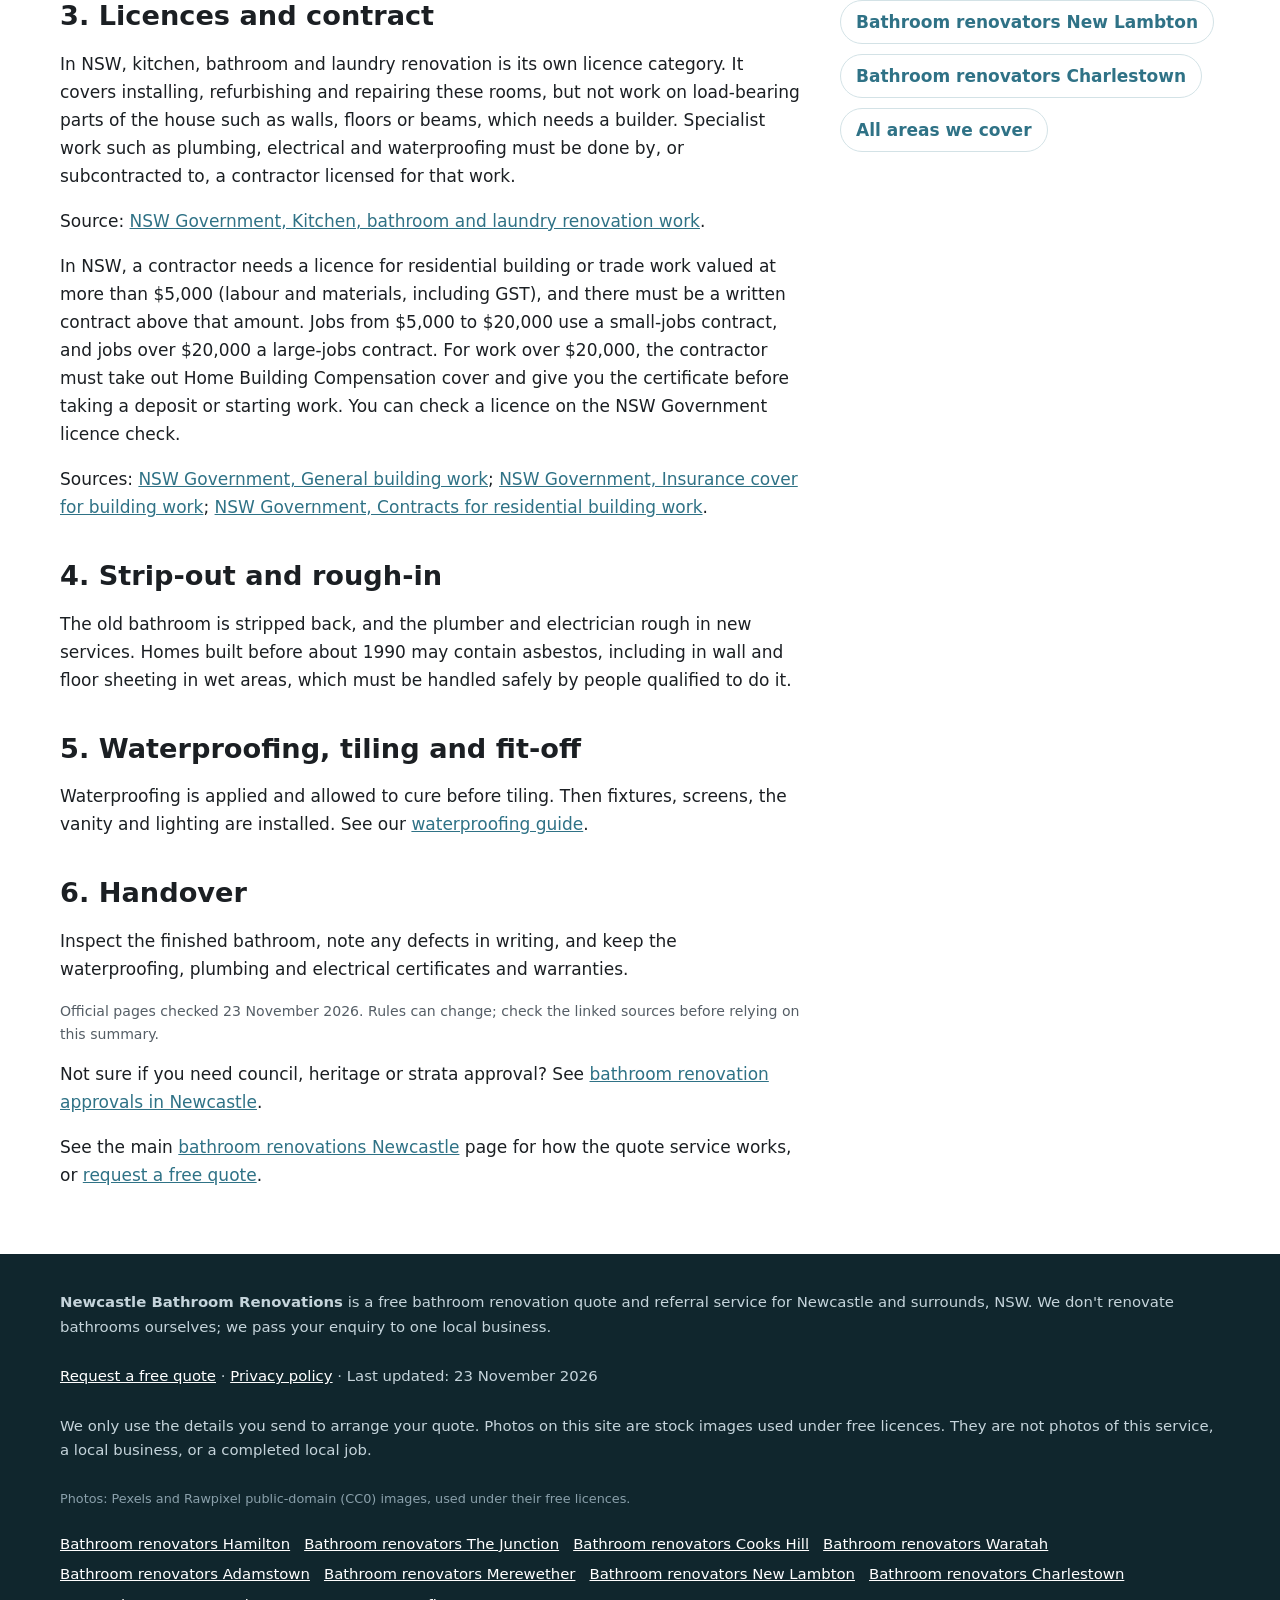
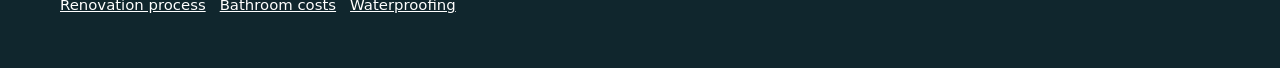
<file: bathroom-renovation-process/index.html>
<!doctype html>
<html lang="en-AU">
<head>
<meta charset="utf-8">
<!-- Search Console verification meta tag goes here once the property is created -->
<meta name="viewport" content="width=device-width, initial-scale=1">
<title>Bathroom Renovation Process in Newcastle | Steps, Licences and Contracts</title>
<meta name="description" content="How a bathroom renovation works in Newcastle: the steps, and the NSW licence and contract rules, with official sources.">
<link rel="canonical" href="https://newcastlebathroomrenovations.com.au/bathroom-renovation-process/">
<link rel="icon" href="/favicon.svg" type="image/svg+xml">
<meta name="theme-color" content="#25505e">
<meta property="og:type" content="article">
<meta property="og:locale" content="en_AU">
<meta property="og:site_name" content="Newcastle Bathroom Renovations">
<meta property="og:title" content="Bathroom Renovation Process in Newcastle | Steps, Licences and Contracts">
<meta property="og:description" content="How a bathroom renovation works in Newcastle: the steps, and the NSW licence and contract rules, with official sources.">
<meta property="og:url" content="https://newcastlebathroomrenovations.com.au/bathroom-renovation-process/">
<meta property="og:image" content="https://newcastlebathroomrenovations.com.au/img/hero.jpg">
<meta name="twitter:card" content="summary_large_image">
<meta name="twitter:image" content="https://newcastlebathroomrenovations.com.au/img/hero.jpg">
<script>document.documentElement.classList.add('js')</script>
<link rel="stylesheet" href="/styles.css">
<!-- GA4 Measurement ID G-DM1R0FQD68 -->
<script async src="https://www.googletagmanager.com/gtag/js?id=G-DM1R0FQD68"></script>
<script>window.dataLayer=window.dataLayer||[];function gtag(){dataLayer.push(arguments);}gtag('js',new Date());gtag('config','G-DM1R0FQD68');</script>
<script type="application/ld+json">
{
 "@context": "https://schema.org",
 "@type": "WebPage",
 "@id": "https://newcastlebathroomrenovations.com.au/bathroom-renovation-process/#webpage",
 "url": "https://newcastlebathroomrenovations.com.au/bathroom-renovation-process/",
 "name": "Bathroom Renovation Process in Newcastle | Steps, Licences and Contracts",
 "description": "How a bathroom renovation works in Newcastle: the steps, and the NSW licence and contract rules, with official sources.",
 "inLanguage": "en-AU",
 "dateModified": "2026-11-23",
 "isPartOf": {
  "@id": "https://newcastlebathroomrenovations.com.au/#website"
 }
}
</script>
<script type="application/ld+json">
{
 "@context": "https://schema.org",
 "@type": "BreadcrumbList",
 "itemListElement": [
  {
   "@type": "ListItem",
   "position": 1,
   "name": "Home",
   "item": "https://newcastlebathroomrenovations.com.au/"
  },
  {
   "@type": "ListItem",
   "position": 2,
   "name": "Bathroom Renovation Process in Newcastle",
   "item": "https://newcastlebathroomrenovations.com.au/bathroom-renovation-process/"
  }
 ]
}
</script>
<script type="application/ld+json">
{
 "@context": "https://schema.org",
 "@type": "Service",
 "@id": "https://newcastlebathroomrenovations.com.au/bathroom-renovation-process/#service",
 "name": "Bathroom Renovation Process in Newcastle",
 "serviceType": "Bathroom renovator referral and quote service",
 "url": "https://newcastlebathroomrenovations.com.au/bathroom-renovation-process/",
 "provider": {
  "@type": "Organization",
  "name": "Newcastle Bathroom Renovations",
  "url": "https://newcastlebathroomrenovations.com.au/"
 },
 "areaServed": [
  {
   "@type": "Place",
   "name": "Newcastle, NSW"
  }
 ]
}
</script>
</head>
<body>
<a class="skip-link" href="#main">Skip to content</a>
<header class="site-header">
  <div class="wrap">
    <a class="brand" href="/" aria-label="Newcastle Bathroom Renovations home">
      <svg viewBox="0 0 64 64" aria-hidden="true"><rect width="64" height="64" rx="14" fill="#25505e"/><path d="M12 34h40v4a10 10 0 0 1-10 10H22a10 10 0 0 1-10-10z" fill="#2f7286"/><rect x="10" y="31" width="44" height="4" rx="2" fill="#e8c15a"/><path d="M18 31V19a4 4 0 0 1 8 0" fill="none" stroke="#f2f7f8" stroke-width="2.4" stroke-linecap="round"/><circle cx="34" cy="22" r="1.8" fill="#f2f7f8"/><circle cx="40" cy="18" r="1.8" fill="#f2f7f8"/></svg>
      Newcastle Bathroom Renovations
    </a>
    <nav class="nav" aria-label="Main">
      <a href="/#guides">Guides</a><a href="/bathroom-renovation-process/">Renovation process</a><a href="/bathroom-renovation-costs/">Bathroom costs</a><a href="/bathroom-waterproofing/">Waterproofing</a><a href="/#areas">Areas</a><a href="/#faq">FAQ</a>
    </nav>
    <a class="btn btn-call header-call" href="#quote">Get a free quote</a>
  </div>
</header>
<main id="main">
<section class="page-hero" aria-labelledby="h1">
  <div class="wrap">
    <nav class="crumbs" aria-label="Breadcrumb"><ol><li><a href="/">Home</a></li><li aria-current="page">Renovation process</li></ol></nav>
    <h1 id="h1">The bathroom renovation process in Newcastle</h1>
    <p class="summary">In short: A bathroom renovation runs from brief and quote to strip-out, rough-in, waterproofing, tiling and handover. In NSW, residential work over $5,000 needs a licensed contractor and a written contract, and work over $20,000 needs Home Building Compensation cover before any deposit.</p>
    <p class="lead">A step-by-step guide with the official NSW rules. It is not legal advice.</p>
    <p class="updated">Last updated: 23 November 2026</p>
  </div>
</section>
<div class="wrap page-grid">
  <article class="page-body">
<figure><img src="/img/type1.jpg" width="1200" height="800" style="aspect-ratio:3/2;object-fit:cover" alt="Bathroom with a freestanding bath and timber floor" decoding="async"><figcaption>Stock photo used under a free licence. Not a photo of this service, a local renovator or a local job.</figcaption></figure>

<div class="callout"><p>This guide explains a typical bathroom renovation and the official NSW rules that apply. It is not legal advice. Follow the links and ask the renovator to confirm what's needed for your home.</p></div>
<h2>1. Brief and budget</h2>
<p>Decide what you need: a full renovation, an ensuite, a walk-in shower instead of a bath, or an accessible bathroom. Set a budget with a contingency.</p>
<h2>2. Design and quote</h2>
<p>The renovator inspects the room, talks through the layout and fittings, and gives a written quote. Check it covers demolition, plumbing, electrical, waterproofing, tiling, fixtures, and rubbish removal.</p>
<h2>3. Licences and contract</h2>
<p>In NSW, kitchen, bathroom and laundry renovation is its own licence category. It covers installing, refurbishing and repairing these rooms, but not work on load-bearing parts of the house such as walls, floors or beams, which needs a builder. Specialist work such as plumbing, electrical and waterproofing must be done by, or subcontracted to, a contractor licensed for that work.</p>
<p>Source: <a href="https://www.nsw.gov.au/business-and-economy/licences-and-credentials/building-and-trade-licences-and-registrations/kitchen-bathroom-and-laundry-renovation-work" rel="noopener">NSW Government, Kitchen, bathroom and laundry renovation work</a>.</p>
<p>In NSW, a contractor needs a licence for residential building or trade work valued at more than $5,000 (labour and materials, including GST), and there must be a written contract above that amount. Jobs from $5,000 to $20,000 use a small-jobs contract, and jobs over $20,000 a large-jobs contract. For work over $20,000, the contractor must take out Home Building Compensation cover and give you the certificate before taking a deposit or starting work. You can check a licence on the NSW Government licence check.</p>
<p>Sources: <a href="https://www.nsw.gov.au/business-and-economy/licences-and-credentials/building-and-trade-licences-and-registrations/general-building-work" rel="noopener">NSW Government, General building work</a>; <a href="https://www.nsw.gov.au/business-and-economy/licences-and-credentials/building-and-trade-licences-and-registrations/insurance-cover" rel="noopener">NSW Government, Insurance cover for building work</a>; <a href="https://www.nsw.gov.au/housing-and-construction/building-or-renovating-a-home/preparing/contracts" rel="noopener">NSW Government, Contracts for residential building work</a>.</p>
<h2>4. Strip-out and rough-in</h2>
<p>The old bathroom is stripped back, and the plumber and electrician rough in new services. Homes built before about 1990 may contain asbestos, including in wall and floor sheeting in wet areas, which must be handled safely by people qualified to do it.</p>
<h2>5. Waterproofing, tiling and fit-off</h2>
<p>Waterproofing is applied and allowed to cure before tiling. Then fixtures, screens, the vanity and lighting are installed. See our <a href="/bathroom-waterproofing/">waterproofing guide</a>.</p>
<h2>6. Handover</h2>
<p>Inspect the finished bathroom, note any defects in writing, and keep the waterproofing, plumbing and electrical certificates and warranties.</p>
<p class="sources">Official pages checked 23 November 2026. Rules can change; check the linked sources before relying on this summary.</p>

<p>Not sure if you need council, heritage or strata approval? See <a href="/bathroom-renovation-approvals/">bathroom renovation approvals in Newcastle</a>.</p>
<p class="home-link">See the main <a href="/">bathroom renovations Newcastle</a> page for how the quote service works, or <a href="#quote">request a free quote</a>.</p>
  </article>
  <aside class="page-aside">
    <div class="hero-form-card" id="quote">
      <h2 id="quote-h">Get a free bathroom quote in Newcastle</h2>
      <form class="quote-form two-step" id="quote-form" data-form="bathroom_renovation_quote" action="https://formsubmit.co/quotes@newcastlebathroomrenovations.com.au" method="post" novalidate>
        <input type="hidden" name="_subject" value="New quote request – newcastlebathroomrenovations.com.au">
        <input type="hidden" name="_captcha" value="true">
        <input type="hidden" name="_template" value="table">
        <input type="hidden" name="_next" value="https://newcastlebathroomrenovations.com.au/thanks.html?lead=1">
        <input type="hidden" name="_autoresponse" value="Thanks for your bathroom renovation request. We&#x27;ve received it and are passing it to a local bathroom renovator, who&#x27;ll be in touch about your project.">
        <input type="text" name="_honey" style="display:none" tabindex="-1" autocomplete="off" aria-hidden="true">
        <input type="hidden" name="source" value="newcastlebathroomrenovations.com.au">
        <input type="hidden" name="page" value="/bathroom-renovation-process/">
        <fieldset class="step step-1">
          <legend class="step-label">Step 1 of 2: your project</legend>
          <div class="full"><label for="suburb">Suburb or town <span class="req" aria-hidden="true">*</span></label>
            <select id="suburb" name="suburb" required><option value="">Choose your suburb</option><option>Newcastle</option><option>Cooks Hill</option><option>The Hill</option><option>Bar Beach</option><option>Merewether</option><option>Merewether Heights</option><option>The Junction</option><option>Hamilton</option><option>Hamilton South</option><option>Islington</option><option>Mayfield</option><option>Mayfield West</option><option>Waratah</option><option>Waratah West</option><option>Georgetown</option><option>Broadmeadow</option><option>Adamstown</option><option>Adamstown Heights</option><option>Kotara</option><option>New Lambton</option><option>New Lambton Heights</option><option>Lambton</option><option>North Lambton</option><option>Jesmond</option><option>Rankin Park</option><option>Elermore Vale</option><option>Wallsend</option><option>Maryland</option><option>Fletcher</option><option>Minmi</option><option>Shortland</option><option>Beresfield</option><option>Charlestown</option><option>Cardiff</option><option>Whitebridge</option><option>Warners Bay</option><option value="Other">Other (tell us below)</option></select></div>
          <div class="full other-wrap"><label for="suburb_other">Other suburb or town</label><input id="suburb_other" name="suburb_other" type="text" autocomplete="address-level2"></div>
          <div><label for="proj_type">Bathroom work <span class="req" aria-hidden="true">*</span></label>
            <select id="proj_type" name="bathroom_work" required><option value="">Select one</option><option>Full bathroom renovation</option><option>Ensuite</option><option>Shower or bath update</option><option>Accessible bathroom</option><option>Bathroom and laundry</option><option>Not sure</option></select></div>
          <div><label for="budget">Budget range</label>
            <select id="budget" name="budget"><option value="">Optional</option><option>Under $15,000</option><option>$15,000–$25,000</option><option>$25,000–$35,000</option><option>$35,000–$50,000</option><option>$50,000 or more</option><option>Not sure / want advice</option></select></div>
          <div><label for="timeframe">Timeframe</label>
            <select id="timeframe" name="timeframe"><option value="">Optional</option><option>ASAP / within a month</option><option>Next 1–3 months</option><option>3–6 months</option><option>6–12 months</option><option>Just researching</option></select></div>
          <div><label for="extra1">Property type</label>
            <select id="extra1" name="property_type"><option value="">Optional</option><option>House</option><option>Unit or apartment</option><option>Townhouse</option><option>Not sure</option></select></div>
          <div class="full js-only"><button class="btn btn-primary btn-block" type="button" id="to-step-2">Get my free quote →</button></div>
          <p class="microcopy full">Free, no obligation. We pass your enquiry to one local bathroom renovator. We don't renovate bathrooms ourselves.</p>
          <p class="form-error full" id="step1-error" role="alert" hidden>Please choose your suburb and the bathroom work you want.</p>
        </fieldset>
        <fieldset class="step step-2" id="step-2">
          <legend class="step-label">Step 2 of 2: your details</legend>
          <div><label for="name">Name <span class="req" aria-hidden="true">*</span></label><input id="name" name="name" type="text" autocomplete="name" required></div>
          <div><label for="phone">Phone <span class="req" aria-hidden="true">*</span></label><input id="phone" name="phone" type="tel" autocomplete="tel" inputmode="tel" required></div>
          <div class="full"><label for="email">Email <span class="req" aria-hidden="true">*</span></label><input id="email" name="email" type="email" autocomplete="email" required></div>
          <div class="full"><label for="message">Anything else we should pass on?</label><textarea id="message" name="message" rows="2" placeholder="e.g. main bathroom in Hamilton, swap the bath for a walk-in shower"></textarea></div>
          <p class="consent full">By sending this form you agree we can share your details with one local bathroom renovator so they can quote for your project. See our <a href="/privacy.html">privacy policy</a>.</p>
          <div class="full step2-actions"><button class="btn btn-primary" type="submit">Send my quote request</button><button class="btn-link js-only" type="button" id="back-1">← Back</button></div>
        </fieldset>
      </form>
    </div>
    <h3>Guides</h3>
    <ul class="link-list"><li><a href="/bathroom-renovation-process/">Renovation process</a></li><li><a href="/bathroom-renovation-costs/">Bathroom costs</a></li><li><a href="/bathroom-waterproofing/">Waterproofing</a></li></ul>
    <h3>Areas</h3>
    <ul class="link-list"><li><a href="/bathroom-renovations-hamilton/">Bathroom renovators Hamilton</a></li><li><a href="/bathroom-renovations-the-junction/">Bathroom renovators The Junction</a></li><li><a href="/bathroom-renovations-cooks-hill/">Bathroom renovators Cooks Hill</a></li><li><a href="/bathroom-renovations-waratah/">Bathroom renovators Waratah</a></li><li><a href="/bathroom-renovations-adamstown/">Bathroom renovators Adamstown</a></li><li><a href="/bathroom-renovations-merewether/">Bathroom renovators Merewether</a></li><li><a href="/bathroom-renovations-new-lambton/">Bathroom renovators New Lambton</a></li><li><a href="/bathroom-renovations-charlestown/">Bathroom renovators Charlestown</a></li><li><a href="/#areas">All areas we cover</a></li></ul>
  </aside>
</div>
</main>
<footer class="site-footer">
  <div class="wrap">
    <p><strong>Newcastle Bathroom Renovations</strong> is a free bathroom renovation quote and referral service for Newcastle and surrounds, NSW. We don't renovate bathrooms ourselves; we pass your enquiry to one local business.</p>
    <p><a href="#quote">Request a free quote</a> · <a href="/privacy.html">Privacy policy</a> · Last updated: 23 November 2026</p>
    <p>We only use the details you send to arrange your quote. Photos on this site are stock images used under free licences. They are not photos of this service, a local business, or a completed local job.</p>
    <p class="credit-line">Photos: Pexels and Rawpixel public-domain (CC0) images, used under their free licences.</p>
    <p class="footer-links"><a href="/bathroom-renovations-hamilton/">Bathroom renovators Hamilton</a> <a href="/bathroom-renovations-the-junction/">Bathroom renovators The Junction</a> <a href="/bathroom-renovations-cooks-hill/">Bathroom renovators Cooks Hill</a> <a href="/bathroom-renovations-waratah/">Bathroom renovators Waratah</a> <a href="/bathroom-renovations-adamstown/">Bathroom renovators Adamstown</a> <a href="/bathroom-renovations-merewether/">Bathroom renovators Merewether</a> <a href="/bathroom-renovations-new-lambton/">Bathroom renovators New Lambton</a> <a href="/bathroom-renovations-charlestown/">Bathroom renovators Charlestown</a> <a href="/bathroom-renovation-process/">Renovation process</a> <a href="/bathroom-renovation-costs/">Bathroom costs</a> <a href="/bathroom-waterproofing/">Waterproofing</a></p>
  </div>
</footer>

<div class="mobile-call" aria-label="Quick contact">
  <a class="btn btn-call" href="#quote">Get a free quote</a>
</div>
<script src="/form.js" defer></script>
<script>(function(){var b=document.querySelector('.mobile-call'),q=document.getElementById('quote');if(!b||!q||!('IntersectionObserver' in window))return;new IntersectionObserver(function(e){b.classList.toggle('mc-off',e[0].isIntersecting)},{threshold:.15}).observe(q)})();</script>

</body>
</html>
</file>
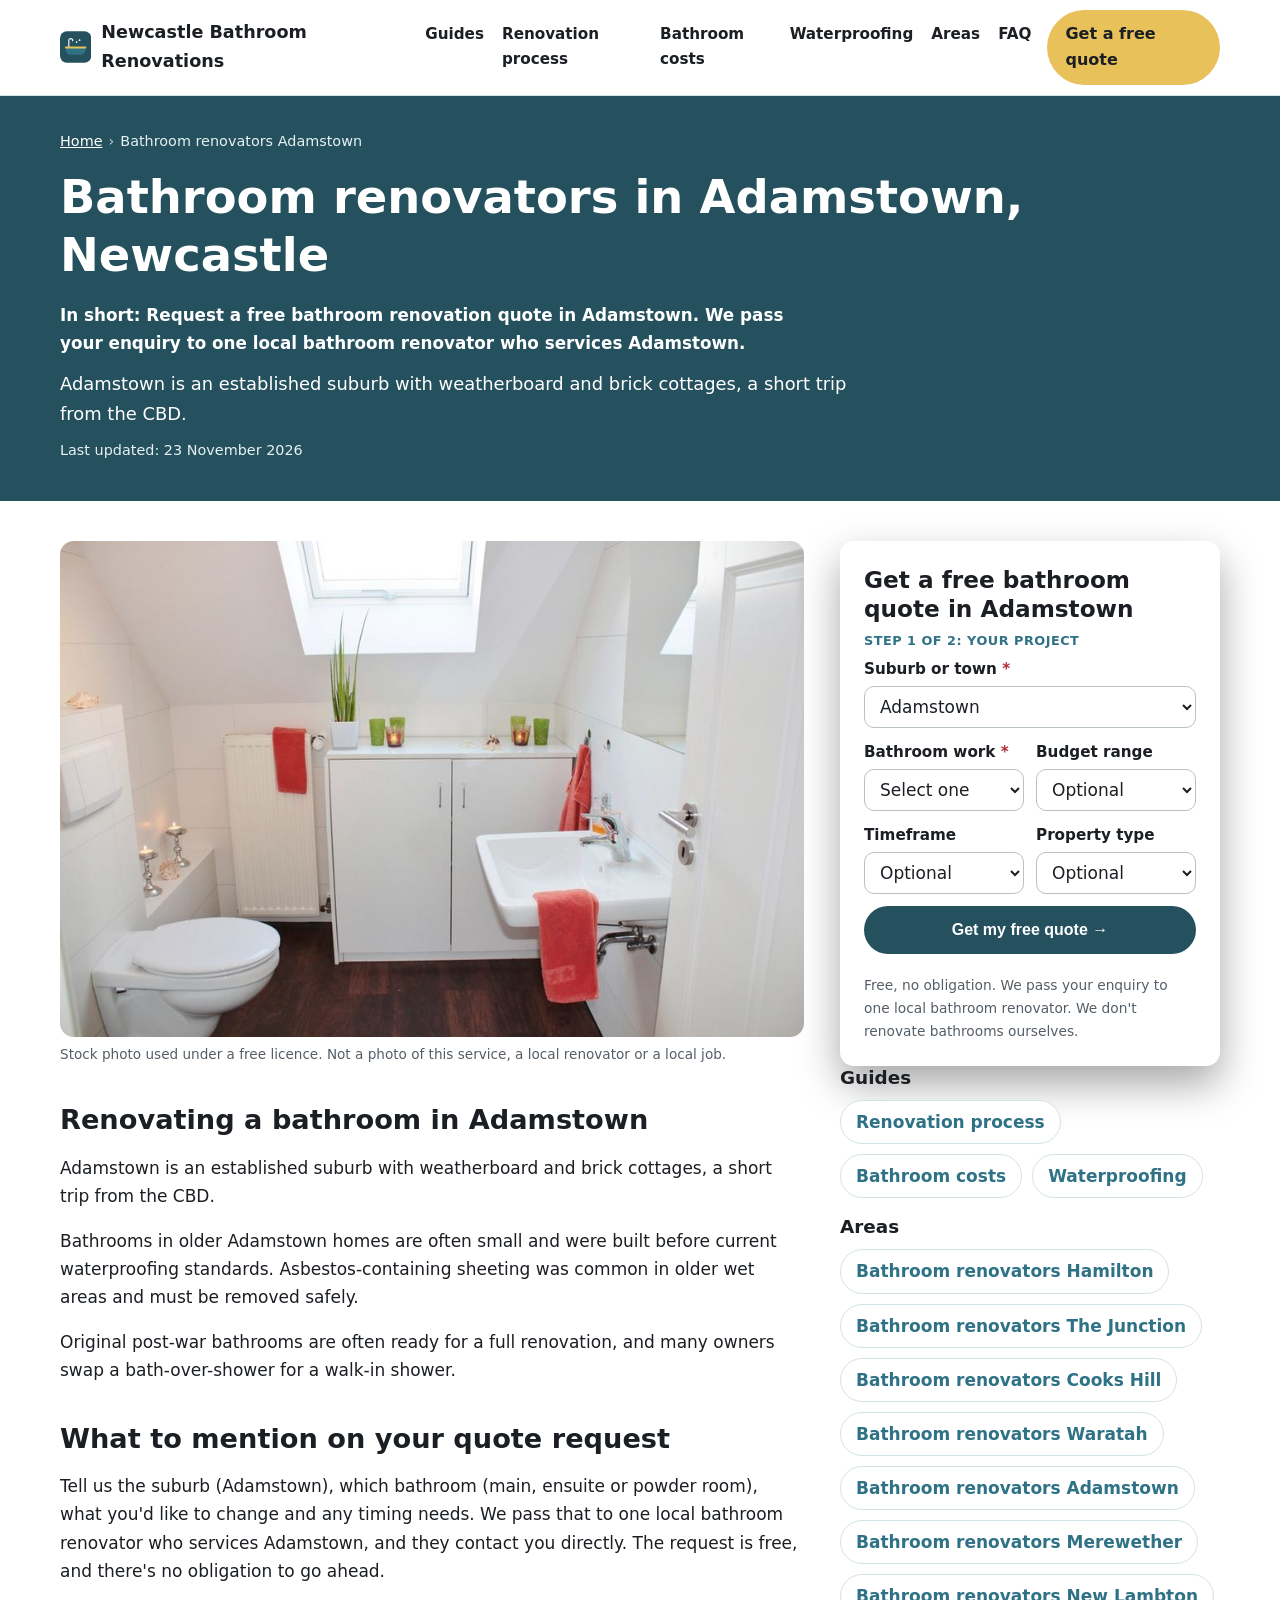
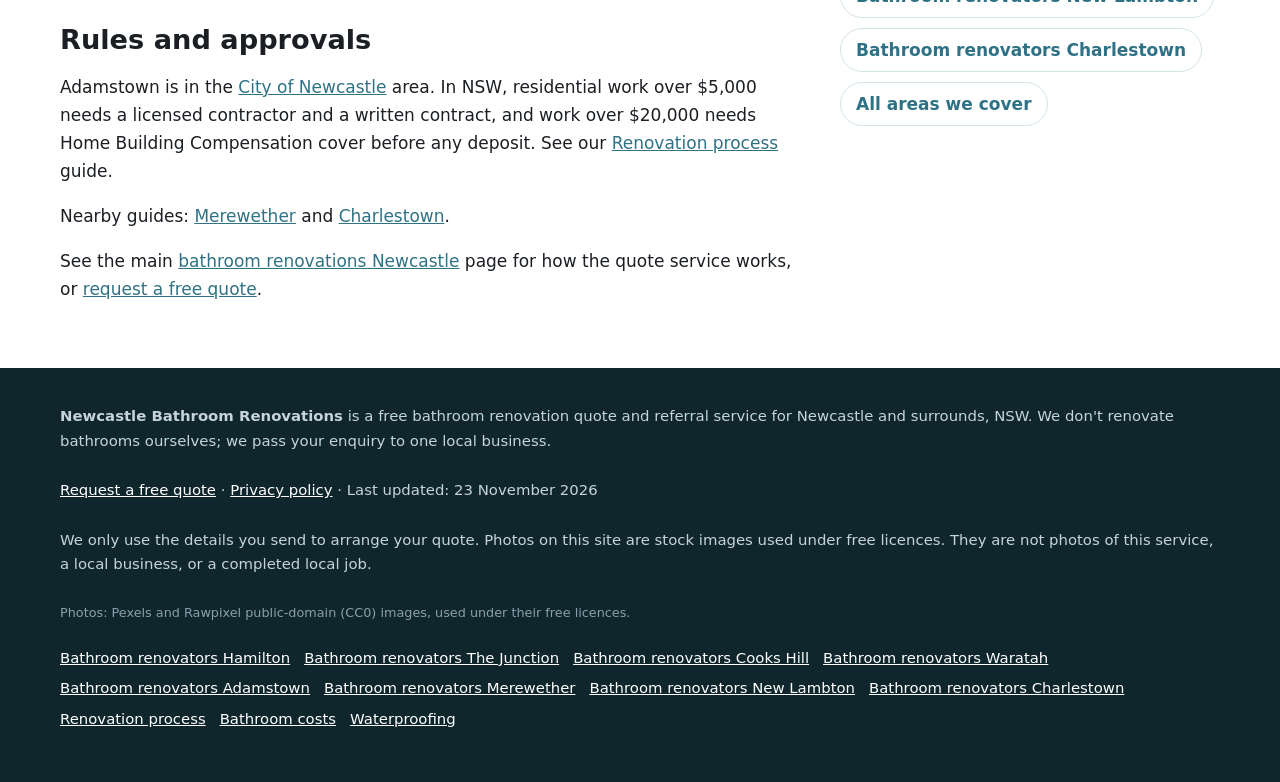
<file: bathroom-renovations-adamstown/index.html>
<!doctype html>
<html lang="en-AU">
<head>
<meta charset="utf-8">
<!-- Search Console verification meta tag goes here once the property is created -->
<meta name="viewport" content="width=device-width, initial-scale=1">
<title>Bathroom renovators Adamstown | Free Bathroom Renovation Quotes, Newcastle</title>
<meta name="description" content="Request a free bathroom renovation quote in Adamstown. We pass your enquiry to one local bathroom renovator who services Adamstown.">
<link rel="canonical" href="https://newcastlebathroomrenovations.com.au/bathroom-renovations-adamstown/">
<link rel="icon" href="/favicon.svg" type="image/svg+xml">
<meta name="theme-color" content="#25505e">
<meta property="og:type" content="article">
<meta property="og:locale" content="en_AU">
<meta property="og:site_name" content="Newcastle Bathroom Renovations">
<meta property="og:title" content="Bathroom renovators Adamstown | Free Bathroom Renovation Quotes, Newcastle">
<meta property="og:description" content="Request a free bathroom renovation quote in Adamstown. We pass your enquiry to one local bathroom renovator who services Adamstown.">
<meta property="og:url" content="https://newcastlebathroomrenovations.com.au/bathroom-renovations-adamstown/">
<meta property="og:image" content="https://newcastlebathroomrenovations.com.au/img/hero.jpg">
<meta name="twitter:card" content="summary_large_image">
<meta name="twitter:image" content="https://newcastlebathroomrenovations.com.au/img/hero.jpg">
<script>document.documentElement.classList.add('js')</script>
<link rel="stylesheet" href="/styles.css">
<!-- GA4 Measurement ID G-DM1R0FQD68 -->
<script async src="https://www.googletagmanager.com/gtag/js?id=G-DM1R0FQD68"></script>
<script>window.dataLayer=window.dataLayer||[];function gtag(){dataLayer.push(arguments);}gtag('js',new Date());gtag('config','G-DM1R0FQD68');</script>
<script type="application/ld+json">
{
 "@context": "https://schema.org",
 "@type": "WebPage",
 "@id": "https://newcastlebathroomrenovations.com.au/bathroom-renovations-adamstown/#webpage",
 "url": "https://newcastlebathroomrenovations.com.au/bathroom-renovations-adamstown/",
 "name": "Bathroom renovators Adamstown | Free Bathroom Renovation Quotes, Newcastle",
 "description": "Request a free bathroom renovation quote in Adamstown. We pass your enquiry to one local bathroom renovator who services Adamstown.",
 "inLanguage": "en-AU",
 "dateModified": "2026-11-23",
 "isPartOf": {
  "@id": "https://newcastlebathroomrenovations.com.au/#website"
 }
}
</script>
<script type="application/ld+json">
{
 "@context": "https://schema.org",
 "@type": "BreadcrumbList",
 "itemListElement": [
  {
   "@type": "ListItem",
   "position": 1,
   "name": "Home",
   "item": "https://newcastlebathroomrenovations.com.au/"
  },
  {
   "@type": "ListItem",
   "position": 2,
   "name": "Bathroom renovators Adamstown",
   "item": "https://newcastlebathroomrenovations.com.au/bathroom-renovations-adamstown/"
  }
 ]
}
</script>
<script type="application/ld+json">
{
 "@context": "https://schema.org",
 "@type": "Service",
 "@id": "https://newcastlebathroomrenovations.com.au/bathroom-renovations-adamstown/#service",
 "name": "Bathroom renovators Adamstown",
 "serviceType": "Bathroom renovator referral and quote service",
 "url": "https://newcastlebathroomrenovations.com.au/bathroom-renovations-adamstown/",
 "provider": {
  "@type": "Organization",
  "name": "Newcastle Bathroom Renovations",
  "url": "https://newcastlebathroomrenovations.com.au/"
 },
 "areaServed": [
  {
   "@type": "Place",
   "name": "Adamstown, NSW"
  }
 ]
}
</script>
</head>
<body>
<a class="skip-link" href="#main">Skip to content</a>
<header class="site-header">
  <div class="wrap">
    <a class="brand" href="/" aria-label="Newcastle Bathroom Renovations home">
      <svg viewBox="0 0 64 64" aria-hidden="true"><rect width="64" height="64" rx="14" fill="#25505e"/><path d="M12 34h40v4a10 10 0 0 1-10 10H22a10 10 0 0 1-10-10z" fill="#2f7286"/><rect x="10" y="31" width="44" height="4" rx="2" fill="#e8c15a"/><path d="M18 31V19a4 4 0 0 1 8 0" fill="none" stroke="#f2f7f8" stroke-width="2.4" stroke-linecap="round"/><circle cx="34" cy="22" r="1.8" fill="#f2f7f8"/><circle cx="40" cy="18" r="1.8" fill="#f2f7f8"/></svg>
      Newcastle Bathroom Renovations
    </a>
    <nav class="nav" aria-label="Main">
      <a href="/#guides">Guides</a><a href="/bathroom-renovation-process/">Renovation process</a><a href="/bathroom-renovation-costs/">Bathroom costs</a><a href="/bathroom-waterproofing/">Waterproofing</a><a href="/#areas">Areas</a><a href="/#faq">FAQ</a>
    </nav>
    <a class="btn btn-call header-call" href="#quote">Get a free quote</a>
  </div>
</header>
<main id="main">
<section class="page-hero" aria-labelledby="h1">
  <div class="wrap">
    <nav class="crumbs" aria-label="Breadcrumb"><ol><li><a href="/">Home</a></li><li aria-current="page">Bathroom renovators Adamstown</li></ol></nav>
    <h1 id="h1">Bathroom renovators in Adamstown, Newcastle</h1>
    <p class="summary">In short: Request a free bathroom renovation quote in Adamstown. We pass your enquiry to one local bathroom renovator who services Adamstown.</p>
    <p class="lead">Adamstown is an established suburb with weatherboard and brick cottages, a short trip from the CBD.</p>
    <p class="updated">Last updated: 23 November 2026</p>
  </div>
</section>
<div class="wrap page-grid">
  <article class="page-body">
<figure><img src="/img/step1.jpg" width="1200" height="800" style="aspect-ratio:3/2;object-fit:cover" alt="Stock photo illustrating bathroom renovation work" decoding="async"><figcaption>Stock photo used under a free licence. Not a photo of this service, a local renovator or a local job.</figcaption></figure>

<h2>Renovating a bathroom in Adamstown</h2>
<p>Adamstown is an established suburb with weatherboard and brick cottages, a short trip from the CBD.</p>
<p>Bathrooms in older Adamstown homes are often small and were built before current waterproofing standards. Asbestos-containing sheeting was common in older wet areas and must be removed safely.</p><p>Original post-war bathrooms are often ready for a full renovation, and many owners swap a bath-over-shower for a walk-in shower.</p>
<h2>What to mention on your quote request</h2>
<p>Tell us the suburb (Adamstown), which bathroom (main, ensuite or powder room), what you&#x27;d like to change and any timing needs. We pass that to one local bathroom renovator who services Adamstown, and they contact you directly. The request is free, and there's no obligation to go ahead.</p>
<h2>Rules and approvals</h2>
<p>Adamstown is in the <a href="https://newcastle.nsw.gov.au/" rel="noopener">City of Newcastle</a> area. In NSW, residential work over $5,000 needs a licensed contractor and a written contract, and work over $20,000 needs Home Building Compensation cover before any deposit. See our <a href="/bathroom-renovation-process/">Renovation process</a> guide.</p>
<p>Nearby guides: <a href="/bathroom-renovations-merewether/">Merewether</a> and <a href="/bathroom-renovations-charlestown/">Charlestown</a>.</p>

<p class="home-link">See the main <a href="/">bathroom renovations Newcastle</a> page for how the quote service works, or <a href="#quote">request a free quote</a>.</p>
  </article>
  <aside class="page-aside">
    <div class="hero-form-card" id="quote">
      <h2 id="quote-h">Get a free bathroom quote in Adamstown</h2>
      <form class="quote-form two-step" id="quote-form" data-form="bathroom_renovation_quote" action="https://formsubmit.co/quotes@newcastlebathroomrenovations.com.au" method="post" novalidate>
        <input type="hidden" name="_subject" value="New quote request – newcastlebathroomrenovations.com.au">
        <input type="hidden" name="_captcha" value="true">
        <input type="hidden" name="_template" value="table">
        <input type="hidden" name="_next" value="https://newcastlebathroomrenovations.com.au/thanks.html?lead=1">
        <input type="hidden" name="_autoresponse" value="Thanks for your bathroom renovation request. We&#x27;ve received it and are passing it to a local bathroom renovator, who&#x27;ll be in touch about your project.">
        <input type="text" name="_honey" style="display:none" tabindex="-1" autocomplete="off" aria-hidden="true">
        <input type="hidden" name="source" value="newcastlebathroomrenovations.com.au">
        <input type="hidden" name="page" value="/bathroom-renovations-adamstown/">
        <fieldset class="step step-1">
          <legend class="step-label">Step 1 of 2: your project</legend>
          <div class="full"><label for="suburb">Suburb or town <span class="req" aria-hidden="true">*</span></label>
            <select id="suburb" name="suburb" required><option value="">Choose your suburb</option><option>Newcastle</option><option>Cooks Hill</option><option>The Hill</option><option>Bar Beach</option><option>Merewether</option><option>Merewether Heights</option><option>The Junction</option><option>Hamilton</option><option>Hamilton South</option><option>Islington</option><option>Mayfield</option><option>Mayfield West</option><option>Waratah</option><option>Waratah West</option><option>Georgetown</option><option>Broadmeadow</option><option selected>Adamstown</option><option>Adamstown Heights</option><option>Kotara</option><option>New Lambton</option><option>New Lambton Heights</option><option>Lambton</option><option>North Lambton</option><option>Jesmond</option><option>Rankin Park</option><option>Elermore Vale</option><option>Wallsend</option><option>Maryland</option><option>Fletcher</option><option>Minmi</option><option>Shortland</option><option>Beresfield</option><option>Charlestown</option><option>Cardiff</option><option>Whitebridge</option><option>Warners Bay</option><option value="Other">Other (tell us below)</option></select></div>
          <div class="full other-wrap"><label for="suburb_other">Other suburb or town</label><input id="suburb_other" name="suburb_other" type="text" autocomplete="address-level2"></div>
          <div><label for="proj_type">Bathroom work <span class="req" aria-hidden="true">*</span></label>
            <select id="proj_type" name="bathroom_work" required><option value="">Select one</option><option>Full bathroom renovation</option><option>Ensuite</option><option>Shower or bath update</option><option>Accessible bathroom</option><option>Bathroom and laundry</option><option>Not sure</option></select></div>
          <div><label for="budget">Budget range</label>
            <select id="budget" name="budget"><option value="">Optional</option><option>Under $15,000</option><option>$15,000–$25,000</option><option>$25,000–$35,000</option><option>$35,000–$50,000</option><option>$50,000 or more</option><option>Not sure / want advice</option></select></div>
          <div><label for="timeframe">Timeframe</label>
            <select id="timeframe" name="timeframe"><option value="">Optional</option><option>ASAP / within a month</option><option>Next 1–3 months</option><option>3–6 months</option><option>6–12 months</option><option>Just researching</option></select></div>
          <div><label for="extra1">Property type</label>
            <select id="extra1" name="property_type"><option value="">Optional</option><option>House</option><option>Unit or apartment</option><option>Townhouse</option><option>Not sure</option></select></div>
          <div class="full js-only"><button class="btn btn-primary btn-block" type="button" id="to-step-2">Get my free quote →</button></div>
          <p class="microcopy full">Free, no obligation. We pass your enquiry to one local bathroom renovator. We don't renovate bathrooms ourselves.</p>
          <p class="form-error full" id="step1-error" role="alert" hidden>Please choose your suburb and the bathroom work you want.</p>
        </fieldset>
        <fieldset class="step step-2" id="step-2">
          <legend class="step-label">Step 2 of 2: your details</legend>
          <div><label for="name">Name <span class="req" aria-hidden="true">*</span></label><input id="name" name="name" type="text" autocomplete="name" required></div>
          <div><label for="phone">Phone <span class="req" aria-hidden="true">*</span></label><input id="phone" name="phone" type="tel" autocomplete="tel" inputmode="tel" required></div>
          <div class="full"><label for="email">Email <span class="req" aria-hidden="true">*</span></label><input id="email" name="email" type="email" autocomplete="email" required></div>
          <div class="full"><label for="message">Anything else we should pass on?</label><textarea id="message" name="message" rows="2" placeholder="e.g. main bathroom in Hamilton, swap the bath for a walk-in shower"></textarea></div>
          <p class="consent full">By sending this form you agree we can share your details with one local bathroom renovator so they can quote for your project. See our <a href="/privacy.html">privacy policy</a>.</p>
          <div class="full step2-actions"><button class="btn btn-primary" type="submit">Send my quote request</button><button class="btn-link js-only" type="button" id="back-1">← Back</button></div>
        </fieldset>
      </form>
    </div>
    <h3>Guides</h3>
    <ul class="link-list"><li><a href="/bathroom-renovation-process/">Renovation process</a></li><li><a href="/bathroom-renovation-costs/">Bathroom costs</a></li><li><a href="/bathroom-waterproofing/">Waterproofing</a></li></ul>
    <h3>Areas</h3>
    <ul class="link-list"><li><a href="/bathroom-renovations-hamilton/">Bathroom renovators Hamilton</a></li><li><a href="/bathroom-renovations-the-junction/">Bathroom renovators The Junction</a></li><li><a href="/bathroom-renovations-cooks-hill/">Bathroom renovators Cooks Hill</a></li><li><a href="/bathroom-renovations-waratah/">Bathroom renovators Waratah</a></li><li><a href="/bathroom-renovations-adamstown/">Bathroom renovators Adamstown</a></li><li><a href="/bathroom-renovations-merewether/">Bathroom renovators Merewether</a></li><li><a href="/bathroom-renovations-new-lambton/">Bathroom renovators New Lambton</a></li><li><a href="/bathroom-renovations-charlestown/">Bathroom renovators Charlestown</a></li><li><a href="/#areas">All areas we cover</a></li></ul>
  </aside>
</div>
</main>
<footer class="site-footer">
  <div class="wrap">
    <p><strong>Newcastle Bathroom Renovations</strong> is a free bathroom renovation quote and referral service for Newcastle and surrounds, NSW. We don't renovate bathrooms ourselves; we pass your enquiry to one local business.</p>
    <p><a href="#quote">Request a free quote</a> · <a href="/privacy.html">Privacy policy</a> · Last updated: 23 November 2026</p>
    <p>We only use the details you send to arrange your quote. Photos on this site are stock images used under free licences. They are not photos of this service, a local business, or a completed local job.</p>
    <p class="credit-line">Photos: Pexels and Rawpixel public-domain (CC0) images, used under their free licences.</p>
    <p class="footer-links"><a href="/bathroom-renovations-hamilton/">Bathroom renovators Hamilton</a> <a href="/bathroom-renovations-the-junction/">Bathroom renovators The Junction</a> <a href="/bathroom-renovations-cooks-hill/">Bathroom renovators Cooks Hill</a> <a href="/bathroom-renovations-waratah/">Bathroom renovators Waratah</a> <a href="/bathroom-renovations-adamstown/">Bathroom renovators Adamstown</a> <a href="/bathroom-renovations-merewether/">Bathroom renovators Merewether</a> <a href="/bathroom-renovations-new-lambton/">Bathroom renovators New Lambton</a> <a href="/bathroom-renovations-charlestown/">Bathroom renovators Charlestown</a> <a href="/bathroom-renovation-process/">Renovation process</a> <a href="/bathroom-renovation-costs/">Bathroom costs</a> <a href="/bathroom-waterproofing/">Waterproofing</a></p>
  </div>
</footer>

<div class="mobile-call" aria-label="Quick contact">
  <a class="btn btn-call" href="#quote">Get a free quote</a>
</div>
<script src="/form.js" defer></script>
<script>(function(){var b=document.querySelector('.mobile-call'),q=document.getElementById('quote');if(!b||!q||!('IntersectionObserver' in window))return;new IntersectionObserver(function(e){b.classList.toggle('mc-off',e[0].isIntersecting)},{threshold:.15}).observe(q)})();</script>

</body>
</html>
</file>
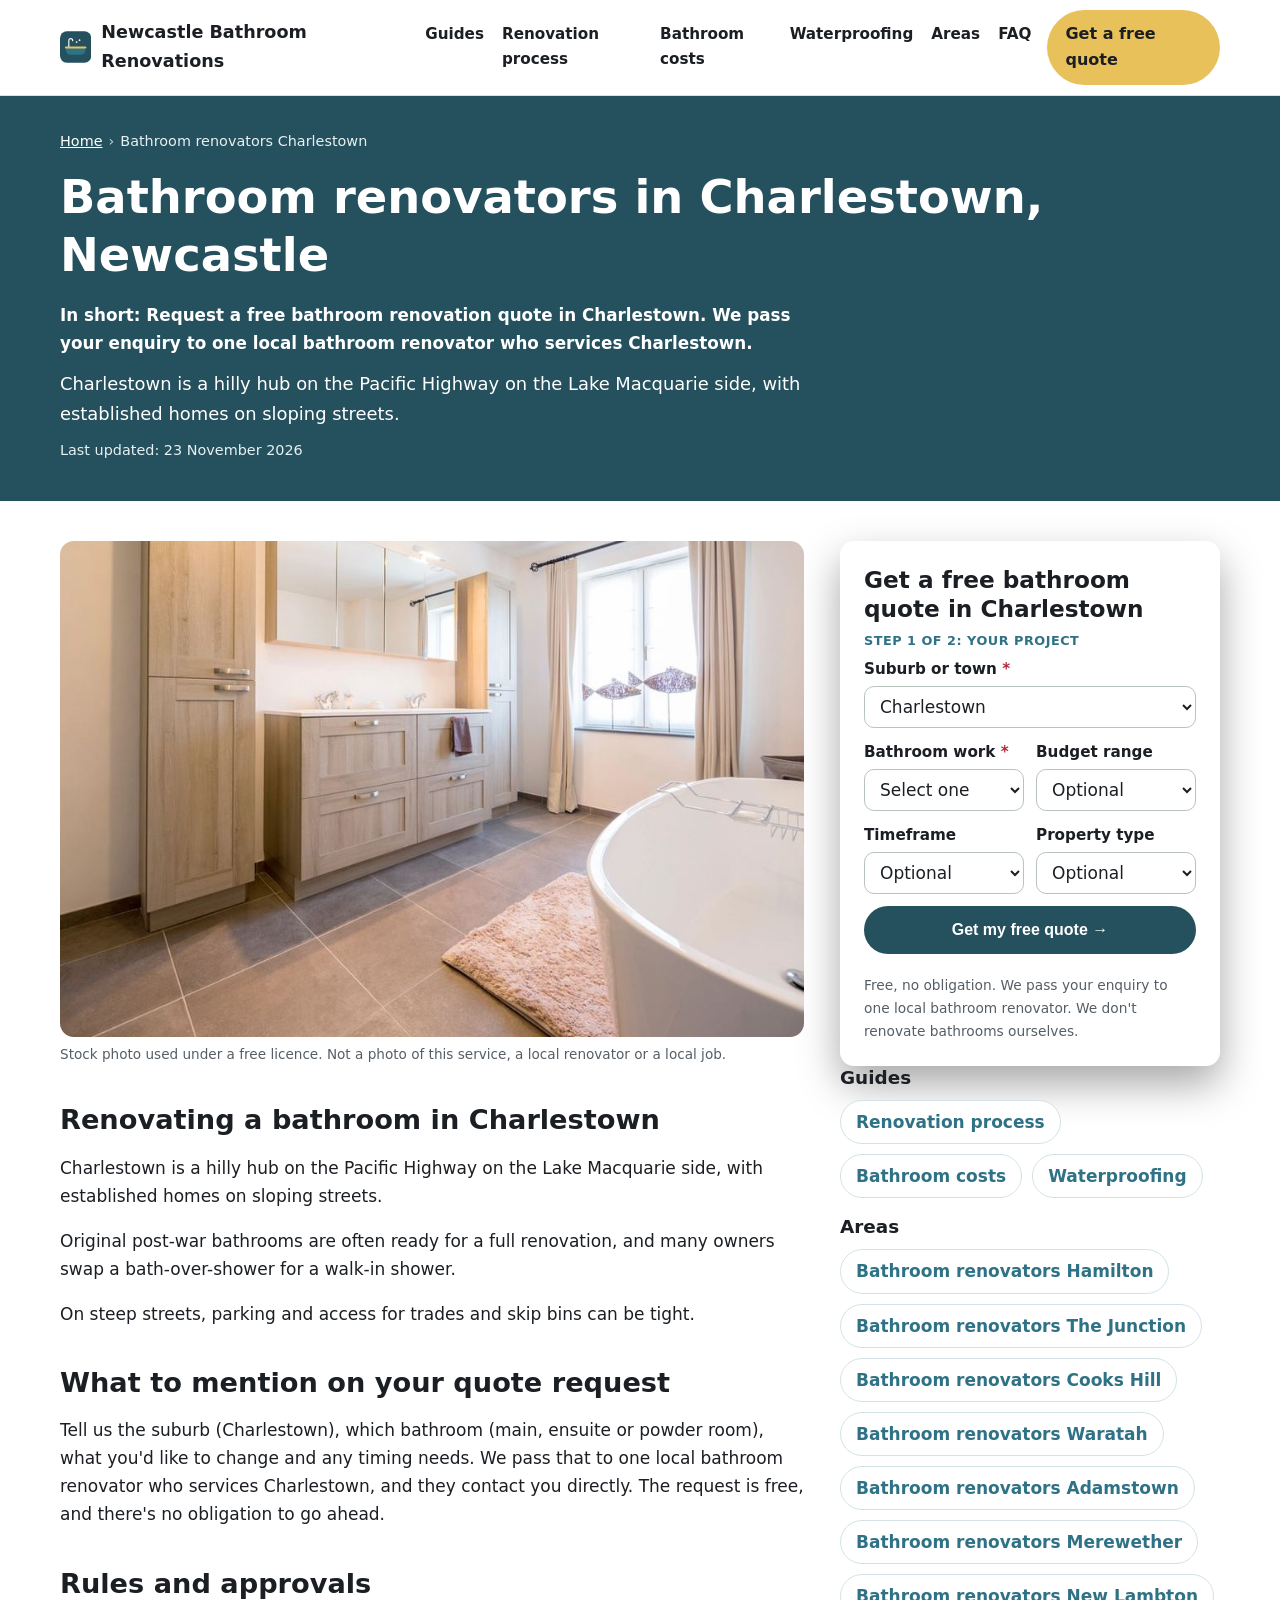
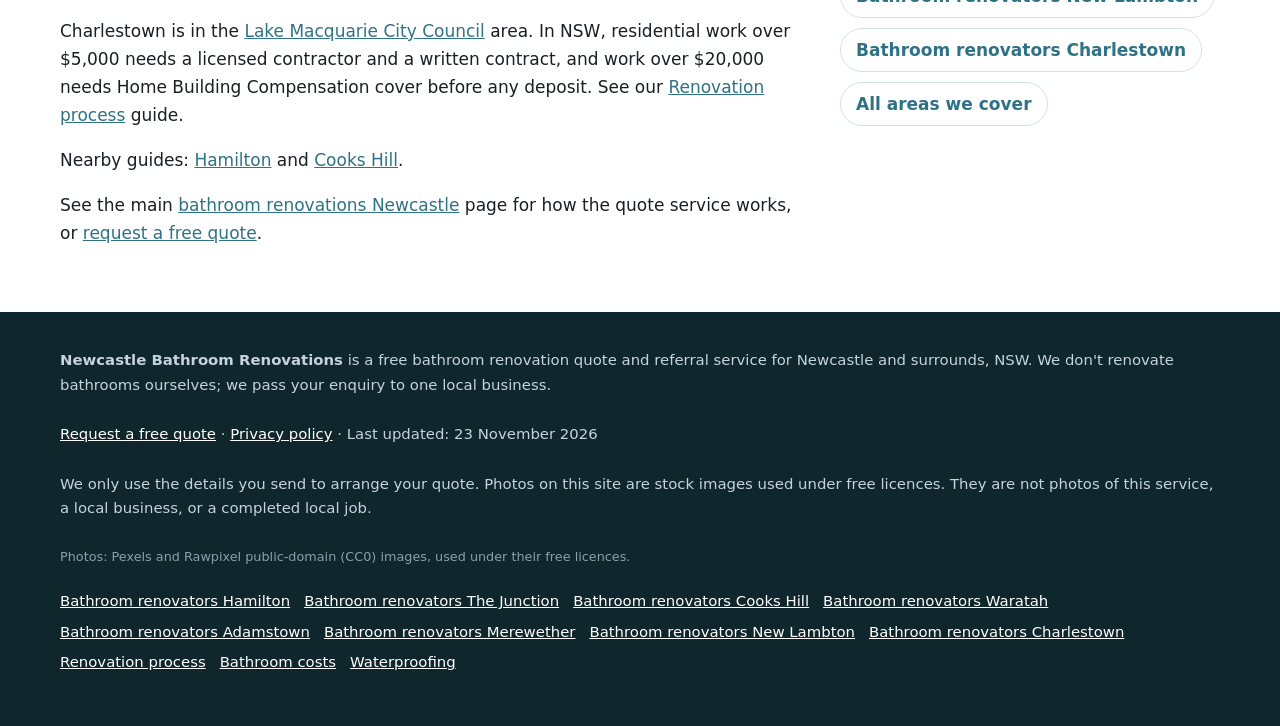
<file: bathroom-renovations-charlestown/index.html>
<!doctype html>
<html lang="en-AU">
<head>
<meta charset="utf-8">
<!-- Search Console verification meta tag goes here once the property is created -->
<meta name="viewport" content="width=device-width, initial-scale=1">
<title>Bathroom renovators Charlestown | Free Bathroom Renovation Quotes, Newcastle</title>
<meta name="description" content="Request a free bathroom renovation quote in Charlestown. We pass your enquiry to one local bathroom renovator who services Charlestown.">
<link rel="canonical" href="https://newcastlebathroomrenovations.com.au/bathroom-renovations-charlestown/">
<link rel="icon" href="/favicon.svg" type="image/svg+xml">
<meta name="theme-color" content="#25505e">
<meta property="og:type" content="article">
<meta property="og:locale" content="en_AU">
<meta property="og:site_name" content="Newcastle Bathroom Renovations">
<meta property="og:title" content="Bathroom renovators Charlestown | Free Bathroom Renovation Quotes, Newcastle">
<meta property="og:description" content="Request a free bathroom renovation quote in Charlestown. We pass your enquiry to one local bathroom renovator who services Charlestown.">
<meta property="og:url" content="https://newcastlebathroomrenovations.com.au/bathroom-renovations-charlestown/">
<meta property="og:image" content="https://newcastlebathroomrenovations.com.au/img/hero.jpg">
<meta name="twitter:card" content="summary_large_image">
<meta name="twitter:image" content="https://newcastlebathroomrenovations.com.au/img/hero.jpg">
<script>document.documentElement.classList.add('js')</script>
<link rel="stylesheet" href="/styles.css">
<!-- GA4 Measurement ID G-DM1R0FQD68 -->
<script async src="https://www.googletagmanager.com/gtag/js?id=G-DM1R0FQD68"></script>
<script>window.dataLayer=window.dataLayer||[];function gtag(){dataLayer.push(arguments);}gtag('js',new Date());gtag('config','G-DM1R0FQD68');</script>
<script type="application/ld+json">
{
 "@context": "https://schema.org",
 "@type": "WebPage",
 "@id": "https://newcastlebathroomrenovations.com.au/bathroom-renovations-charlestown/#webpage",
 "url": "https://newcastlebathroomrenovations.com.au/bathroom-renovations-charlestown/",
 "name": "Bathroom renovators Charlestown | Free Bathroom Renovation Quotes, Newcastle",
 "description": "Request a free bathroom renovation quote in Charlestown. We pass your enquiry to one local bathroom renovator who services Charlestown.",
 "inLanguage": "en-AU",
 "dateModified": "2026-11-23",
 "isPartOf": {
  "@id": "https://newcastlebathroomrenovations.com.au/#website"
 }
}
</script>
<script type="application/ld+json">
{
 "@context": "https://schema.org",
 "@type": "BreadcrumbList",
 "itemListElement": [
  {
   "@type": "ListItem",
   "position": 1,
   "name": "Home",
   "item": "https://newcastlebathroomrenovations.com.au/"
  },
  {
   "@type": "ListItem",
   "position": 2,
   "name": "Bathroom renovators Charlestown",
   "item": "https://newcastlebathroomrenovations.com.au/bathroom-renovations-charlestown/"
  }
 ]
}
</script>
<script type="application/ld+json">
{
 "@context": "https://schema.org",
 "@type": "Service",
 "@id": "https://newcastlebathroomrenovations.com.au/bathroom-renovations-charlestown/#service",
 "name": "Bathroom renovators Charlestown",
 "serviceType": "Bathroom renovator referral and quote service",
 "url": "https://newcastlebathroomrenovations.com.au/bathroom-renovations-charlestown/",
 "provider": {
  "@type": "Organization",
  "name": "Newcastle Bathroom Renovations",
  "url": "https://newcastlebathroomrenovations.com.au/"
 },
 "areaServed": [
  {
   "@type": "Place",
   "name": "Charlestown, NSW"
  }
 ]
}
</script>
</head>
<body>
<a class="skip-link" href="#main">Skip to content</a>
<header class="site-header">
  <div class="wrap">
    <a class="brand" href="/" aria-label="Newcastle Bathroom Renovations home">
      <svg viewBox="0 0 64 64" aria-hidden="true"><rect width="64" height="64" rx="14" fill="#25505e"/><path d="M12 34h40v4a10 10 0 0 1-10 10H22a10 10 0 0 1-10-10z" fill="#2f7286"/><rect x="10" y="31" width="44" height="4" rx="2" fill="#e8c15a"/><path d="M18 31V19a4 4 0 0 1 8 0" fill="none" stroke="#f2f7f8" stroke-width="2.4" stroke-linecap="round"/><circle cx="34" cy="22" r="1.8" fill="#f2f7f8"/><circle cx="40" cy="18" r="1.8" fill="#f2f7f8"/></svg>
      Newcastle Bathroom Renovations
    </a>
    <nav class="nav" aria-label="Main">
      <a href="/#guides">Guides</a><a href="/bathroom-renovation-process/">Renovation process</a><a href="/bathroom-renovation-costs/">Bathroom costs</a><a href="/bathroom-waterproofing/">Waterproofing</a><a href="/#areas">Areas</a><a href="/#faq">FAQ</a>
    </nav>
    <a class="btn btn-call header-call" href="#quote">Get a free quote</a>
  </div>
</header>
<main id="main">
<section class="page-hero" aria-labelledby="h1">
  <div class="wrap">
    <nav class="crumbs" aria-label="Breadcrumb"><ol><li><a href="/">Home</a></li><li aria-current="page">Bathroom renovators Charlestown</li></ol></nav>
    <h1 id="h1">Bathroom renovators in Charlestown, Newcastle</h1>
    <p class="summary">In short: Request a free bathroom renovation quote in Charlestown. We pass your enquiry to one local bathroom renovator who services Charlestown.</p>
    <p class="lead">Charlestown is a hilly hub on the Pacific Highway on the Lake Macquarie side, with established homes on sloping streets.</p>
    <p class="updated">Last updated: 23 November 2026</p>
  </div>
</section>
<div class="wrap page-grid">
  <article class="page-body">
<figure><img src="/img/step3.jpg" width="1200" height="800" style="aspect-ratio:3/2;object-fit:cover" alt="Stock photo illustrating bathroom renovation work" decoding="async"><figcaption>Stock photo used under a free licence. Not a photo of this service, a local renovator or a local job.</figcaption></figure>

<h2>Renovating a bathroom in Charlestown</h2>
<p>Charlestown is a hilly hub on the Pacific Highway on the Lake Macquarie side, with established homes on sloping streets.</p>
<p>Original post-war bathrooms are often ready for a full renovation, and many owners swap a bath-over-shower for a walk-in shower.</p><p>On steep streets, parking and access for trades and skip bins can be tight.</p>
<h2>What to mention on your quote request</h2>
<p>Tell us the suburb (Charlestown), which bathroom (main, ensuite or powder room), what you&#x27;d like to change and any timing needs. We pass that to one local bathroom renovator who services Charlestown, and they contact you directly. The request is free, and there's no obligation to go ahead.</p>
<h2>Rules and approvals</h2>
<p>Charlestown is in the <a href="https://www.lakemac.com.au/" rel="noopener">Lake Macquarie City Council</a> area. In NSW, residential work over $5,000 needs a licensed contractor and a written contract, and work over $20,000 needs Home Building Compensation cover before any deposit. See our <a href="/bathroom-renovation-process/">Renovation process</a> guide.</p>
<p>Nearby guides: <a href="/bathroom-renovations-hamilton/">Hamilton</a> and <a href="/bathroom-renovations-cooks-hill/">Cooks Hill</a>.</p>

<p class="home-link">See the main <a href="/">bathroom renovations Newcastle</a> page for how the quote service works, or <a href="#quote">request a free quote</a>.</p>
  </article>
  <aside class="page-aside">
    <div class="hero-form-card" id="quote">
      <h2 id="quote-h">Get a free bathroom quote in Charlestown</h2>
      <form class="quote-form two-step" id="quote-form" data-form="bathroom_renovation_quote" action="https://formsubmit.co/quotes@newcastlebathroomrenovations.com.au" method="post" novalidate>
        <input type="hidden" name="_subject" value="New quote request – newcastlebathroomrenovations.com.au">
        <input type="hidden" name="_captcha" value="true">
        <input type="hidden" name="_template" value="table">
        <input type="hidden" name="_next" value="https://newcastlebathroomrenovations.com.au/thanks.html?lead=1">
        <input type="hidden" name="_autoresponse" value="Thanks for your bathroom renovation request. We&#x27;ve received it and are passing it to a local bathroom renovator, who&#x27;ll be in touch about your project.">
        <input type="text" name="_honey" style="display:none" tabindex="-1" autocomplete="off" aria-hidden="true">
        <input type="hidden" name="source" value="newcastlebathroomrenovations.com.au">
        <input type="hidden" name="page" value="/bathroom-renovations-charlestown/">
        <fieldset class="step step-1">
          <legend class="step-label">Step 1 of 2: your project</legend>
          <div class="full"><label for="suburb">Suburb or town <span class="req" aria-hidden="true">*</span></label>
            <select id="suburb" name="suburb" required><option value="">Choose your suburb</option><option>Newcastle</option><option>Cooks Hill</option><option>The Hill</option><option>Bar Beach</option><option>Merewether</option><option>Merewether Heights</option><option>The Junction</option><option>Hamilton</option><option>Hamilton South</option><option>Islington</option><option>Mayfield</option><option>Mayfield West</option><option>Waratah</option><option>Waratah West</option><option>Georgetown</option><option>Broadmeadow</option><option>Adamstown</option><option>Adamstown Heights</option><option>Kotara</option><option>New Lambton</option><option>New Lambton Heights</option><option>Lambton</option><option>North Lambton</option><option>Jesmond</option><option>Rankin Park</option><option>Elermore Vale</option><option>Wallsend</option><option>Maryland</option><option>Fletcher</option><option>Minmi</option><option>Shortland</option><option>Beresfield</option><option selected>Charlestown</option><option>Cardiff</option><option>Whitebridge</option><option>Warners Bay</option><option value="Other">Other (tell us below)</option></select></div>
          <div class="full other-wrap"><label for="suburb_other">Other suburb or town</label><input id="suburb_other" name="suburb_other" type="text" autocomplete="address-level2"></div>
          <div><label for="proj_type">Bathroom work <span class="req" aria-hidden="true">*</span></label>
            <select id="proj_type" name="bathroom_work" required><option value="">Select one</option><option>Full bathroom renovation</option><option>Ensuite</option><option>Shower or bath update</option><option>Accessible bathroom</option><option>Bathroom and laundry</option><option>Not sure</option></select></div>
          <div><label for="budget">Budget range</label>
            <select id="budget" name="budget"><option value="">Optional</option><option>Under $15,000</option><option>$15,000–$25,000</option><option>$25,000–$35,000</option><option>$35,000–$50,000</option><option>$50,000 or more</option><option>Not sure / want advice</option></select></div>
          <div><label for="timeframe">Timeframe</label>
            <select id="timeframe" name="timeframe"><option value="">Optional</option><option>ASAP / within a month</option><option>Next 1–3 months</option><option>3–6 months</option><option>6–12 months</option><option>Just researching</option></select></div>
          <div><label for="extra1">Property type</label>
            <select id="extra1" name="property_type"><option value="">Optional</option><option>House</option><option>Unit or apartment</option><option>Townhouse</option><option>Not sure</option></select></div>
          <div class="full js-only"><button class="btn btn-primary btn-block" type="button" id="to-step-2">Get my free quote →</button></div>
          <p class="microcopy full">Free, no obligation. We pass your enquiry to one local bathroom renovator. We don't renovate bathrooms ourselves.</p>
          <p class="form-error full" id="step1-error" role="alert" hidden>Please choose your suburb and the bathroom work you want.</p>
        </fieldset>
        <fieldset class="step step-2" id="step-2">
          <legend class="step-label">Step 2 of 2: your details</legend>
          <div><label for="name">Name <span class="req" aria-hidden="true">*</span></label><input id="name" name="name" type="text" autocomplete="name" required></div>
          <div><label for="phone">Phone <span class="req" aria-hidden="true">*</span></label><input id="phone" name="phone" type="tel" autocomplete="tel" inputmode="tel" required></div>
          <div class="full"><label for="email">Email <span class="req" aria-hidden="true">*</span></label><input id="email" name="email" type="email" autocomplete="email" required></div>
          <div class="full"><label for="message">Anything else we should pass on?</label><textarea id="message" name="message" rows="2" placeholder="e.g. main bathroom in Hamilton, swap the bath for a walk-in shower"></textarea></div>
          <p class="consent full">By sending this form you agree we can share your details with one local bathroom renovator so they can quote for your project. See our <a href="/privacy.html">privacy policy</a>.</p>
          <div class="full step2-actions"><button class="btn btn-primary" type="submit">Send my quote request</button><button class="btn-link js-only" type="button" id="back-1">← Back</button></div>
        </fieldset>
      </form>
    </div>
    <h3>Guides</h3>
    <ul class="link-list"><li><a href="/bathroom-renovation-process/">Renovation process</a></li><li><a href="/bathroom-renovation-costs/">Bathroom costs</a></li><li><a href="/bathroom-waterproofing/">Waterproofing</a></li></ul>
    <h3>Areas</h3>
    <ul class="link-list"><li><a href="/bathroom-renovations-hamilton/">Bathroom renovators Hamilton</a></li><li><a href="/bathroom-renovations-the-junction/">Bathroom renovators The Junction</a></li><li><a href="/bathroom-renovations-cooks-hill/">Bathroom renovators Cooks Hill</a></li><li><a href="/bathroom-renovations-waratah/">Bathroom renovators Waratah</a></li><li><a href="/bathroom-renovations-adamstown/">Bathroom renovators Adamstown</a></li><li><a href="/bathroom-renovations-merewether/">Bathroom renovators Merewether</a></li><li><a href="/bathroom-renovations-new-lambton/">Bathroom renovators New Lambton</a></li><li><a href="/bathroom-renovations-charlestown/">Bathroom renovators Charlestown</a></li><li><a href="/#areas">All areas we cover</a></li></ul>
  </aside>
</div>
</main>
<footer class="site-footer">
  <div class="wrap">
    <p><strong>Newcastle Bathroom Renovations</strong> is a free bathroom renovation quote and referral service for Newcastle and surrounds, NSW. We don't renovate bathrooms ourselves; we pass your enquiry to one local business.</p>
    <p><a href="#quote">Request a free quote</a> · <a href="/privacy.html">Privacy policy</a> · Last updated: 23 November 2026</p>
    <p>We only use the details you send to arrange your quote. Photos on this site are stock images used under free licences. They are not photos of this service, a local business, or a completed local job.</p>
    <p class="credit-line">Photos: Pexels and Rawpixel public-domain (CC0) images, used under their free licences.</p>
    <p class="footer-links"><a href="/bathroom-renovations-hamilton/">Bathroom renovators Hamilton</a> <a href="/bathroom-renovations-the-junction/">Bathroom renovators The Junction</a> <a href="/bathroom-renovations-cooks-hill/">Bathroom renovators Cooks Hill</a> <a href="/bathroom-renovations-waratah/">Bathroom renovators Waratah</a> <a href="/bathroom-renovations-adamstown/">Bathroom renovators Adamstown</a> <a href="/bathroom-renovations-merewether/">Bathroom renovators Merewether</a> <a href="/bathroom-renovations-new-lambton/">Bathroom renovators New Lambton</a> <a href="/bathroom-renovations-charlestown/">Bathroom renovators Charlestown</a> <a href="/bathroom-renovation-process/">Renovation process</a> <a href="/bathroom-renovation-costs/">Bathroom costs</a> <a href="/bathroom-waterproofing/">Waterproofing</a></p>
  </div>
</footer>

<div class="mobile-call" aria-label="Quick contact">
  <a class="btn btn-call" href="#quote">Get a free quote</a>
</div>
<script src="/form.js" defer></script>
<script>(function(){var b=document.querySelector('.mobile-call'),q=document.getElementById('quote');if(!b||!q||!('IntersectionObserver' in window))return;new IntersectionObserver(function(e){b.classList.toggle('mc-off',e[0].isIntersecting)},{threshold:.15}).observe(q)})();</script>

</body>
</html>
</file>
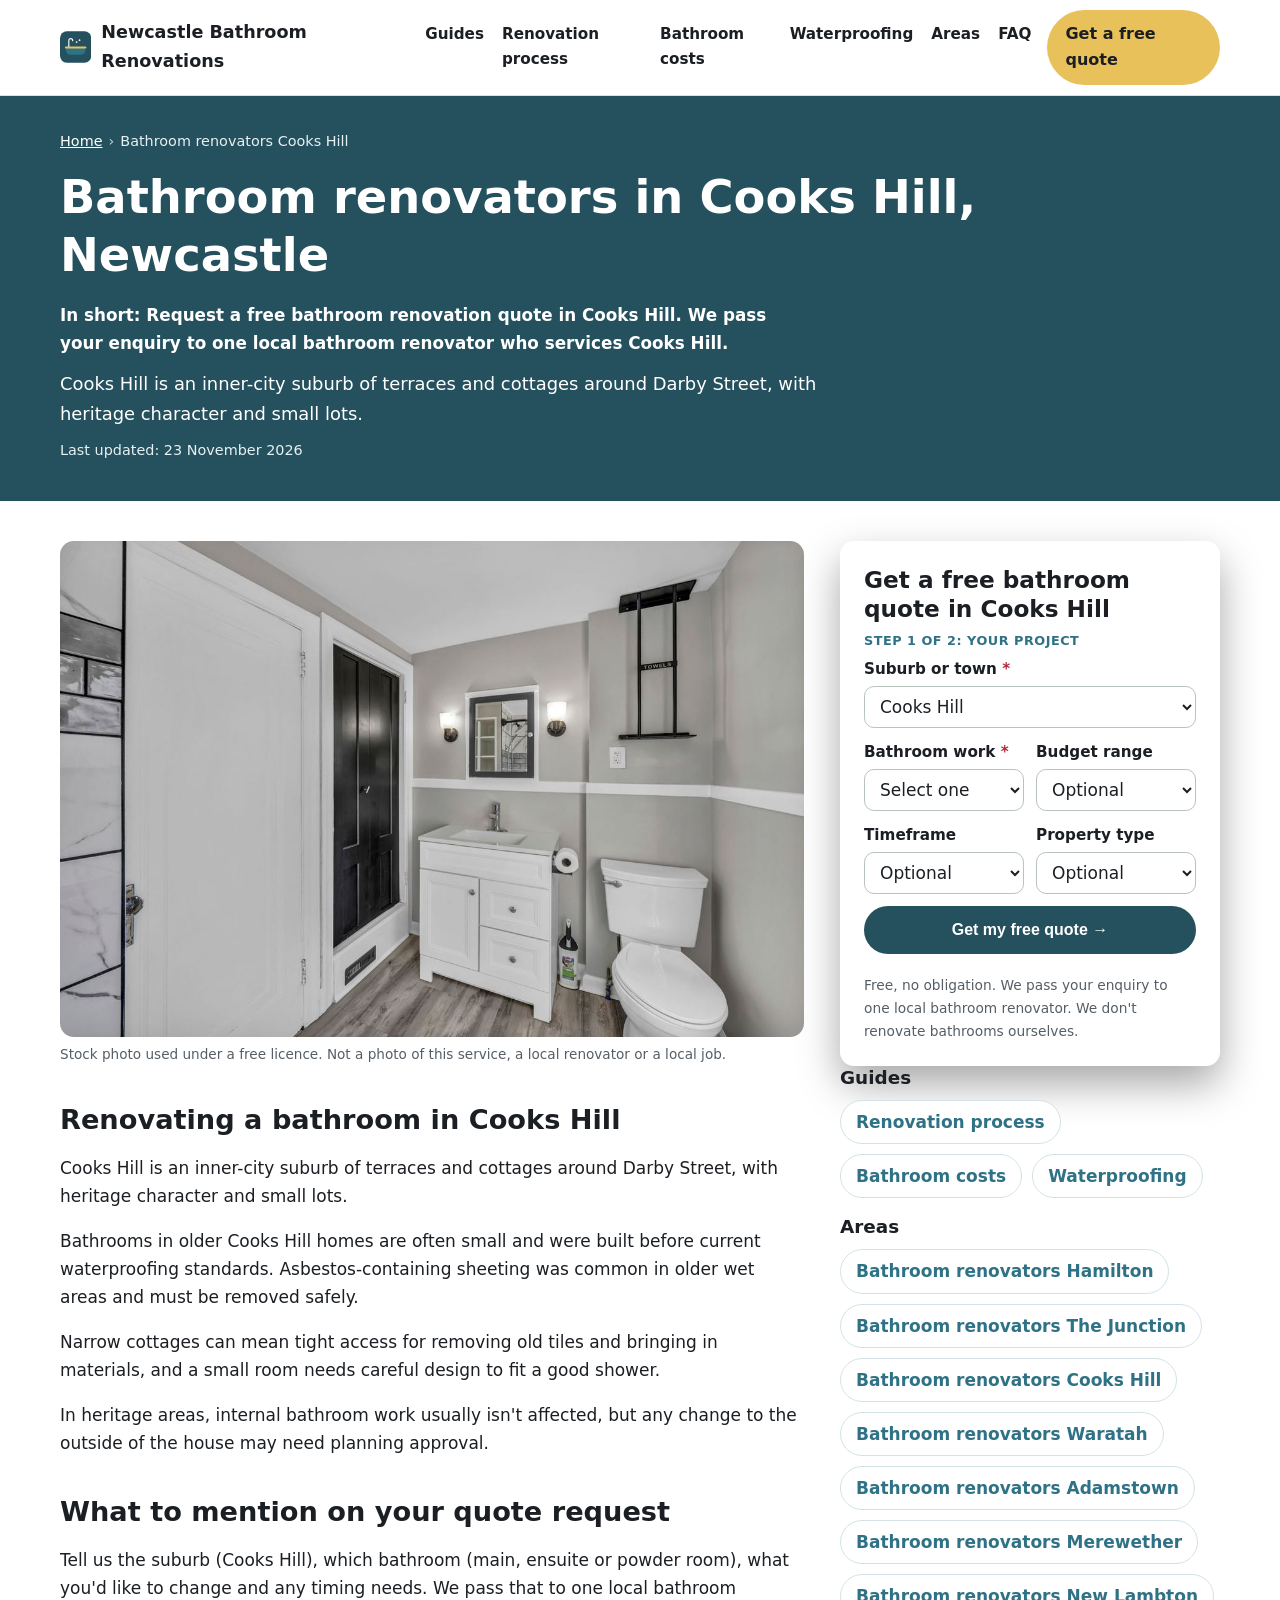
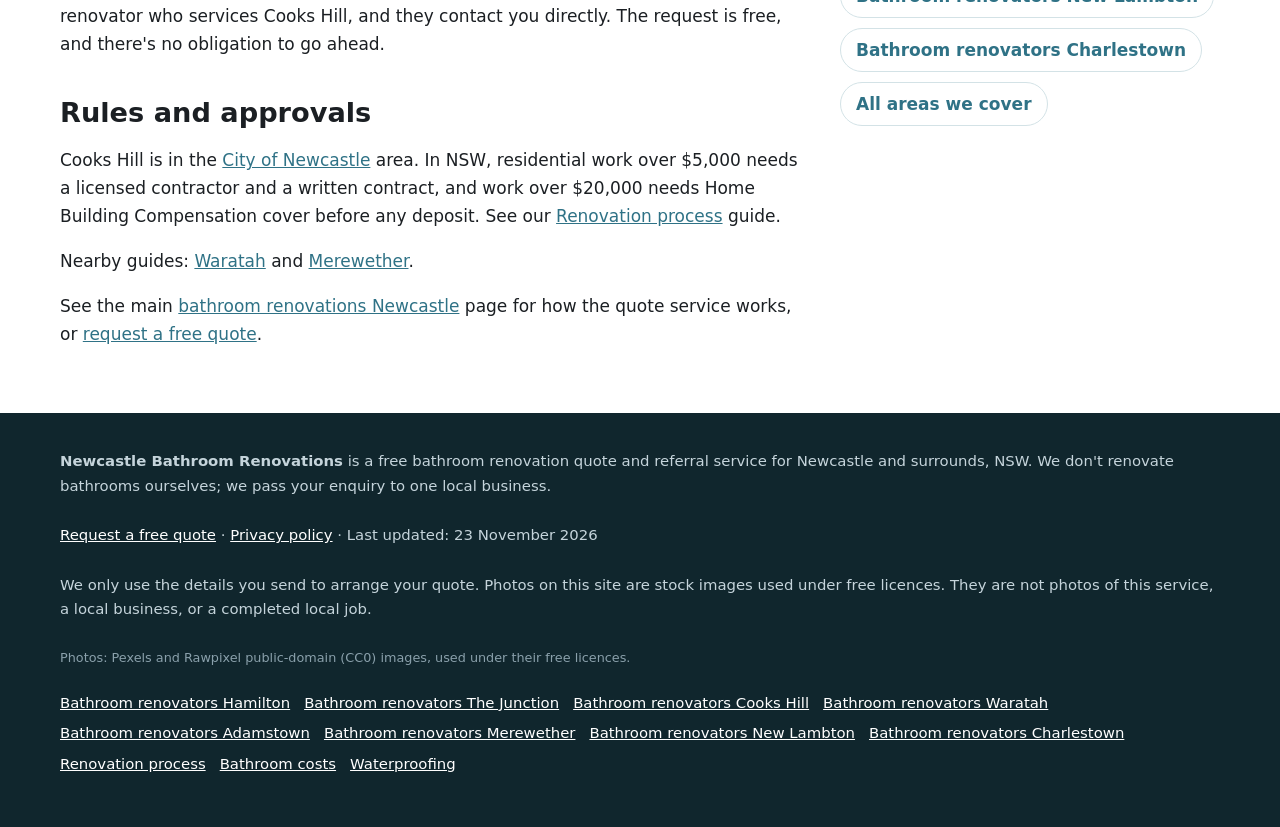
<file: bathroom-renovations-cooks-hill/index.html>
<!doctype html>
<html lang="en-AU">
<head>
<meta charset="utf-8">
<!-- Search Console verification meta tag goes here once the property is created -->
<meta name="viewport" content="width=device-width, initial-scale=1">
<title>Bathroom renovators Cooks Hill | Free Bathroom Renovation Quotes, Newcastle</title>
<meta name="description" content="Request a free bathroom renovation quote in Cooks Hill. We pass your enquiry to one local bathroom renovator who services Cooks Hill.">
<link rel="canonical" href="https://newcastlebathroomrenovations.com.au/bathroom-renovations-cooks-hill/">
<link rel="icon" href="/favicon.svg" type="image/svg+xml">
<meta name="theme-color" content="#25505e">
<meta property="og:type" content="article">
<meta property="og:locale" content="en_AU">
<meta property="og:site_name" content="Newcastle Bathroom Renovations">
<meta property="og:title" content="Bathroom renovators Cooks Hill | Free Bathroom Renovation Quotes, Newcastle">
<meta property="og:description" content="Request a free bathroom renovation quote in Cooks Hill. We pass your enquiry to one local bathroom renovator who services Cooks Hill.">
<meta property="og:url" content="https://newcastlebathroomrenovations.com.au/bathroom-renovations-cooks-hill/">
<meta property="og:image" content="https://newcastlebathroomrenovations.com.au/img/hero.jpg">
<meta name="twitter:card" content="summary_large_image">
<meta name="twitter:image" content="https://newcastlebathroomrenovations.com.au/img/hero.jpg">
<script>document.documentElement.classList.add('js')</script>
<link rel="stylesheet" href="/styles.css">
<!-- GA4 Measurement ID G-DM1R0FQD68 -->
<script async src="https://www.googletagmanager.com/gtag/js?id=G-DM1R0FQD68"></script>
<script>window.dataLayer=window.dataLayer||[];function gtag(){dataLayer.push(arguments);}gtag('js',new Date());gtag('config','G-DM1R0FQD68');</script>
<script type="application/ld+json">
{
 "@context": "https://schema.org",
 "@type": "WebPage",
 "@id": "https://newcastlebathroomrenovations.com.au/bathroom-renovations-cooks-hill/#webpage",
 "url": "https://newcastlebathroomrenovations.com.au/bathroom-renovations-cooks-hill/",
 "name": "Bathroom renovators Cooks Hill | Free Bathroom Renovation Quotes, Newcastle",
 "description": "Request a free bathroom renovation quote in Cooks Hill. We pass your enquiry to one local bathroom renovator who services Cooks Hill.",
 "inLanguage": "en-AU",
 "dateModified": "2026-11-23",
 "isPartOf": {
  "@id": "https://newcastlebathroomrenovations.com.au/#website"
 }
}
</script>
<script type="application/ld+json">
{
 "@context": "https://schema.org",
 "@type": "BreadcrumbList",
 "itemListElement": [
  {
   "@type": "ListItem",
   "position": 1,
   "name": "Home",
   "item": "https://newcastlebathroomrenovations.com.au/"
  },
  {
   "@type": "ListItem",
   "position": 2,
   "name": "Bathroom renovators Cooks Hill",
   "item": "https://newcastlebathroomrenovations.com.au/bathroom-renovations-cooks-hill/"
  }
 ]
}
</script>
<script type="application/ld+json">
{
 "@context": "https://schema.org",
 "@type": "Service",
 "@id": "https://newcastlebathroomrenovations.com.au/bathroom-renovations-cooks-hill/#service",
 "name": "Bathroom renovators Cooks Hill",
 "serviceType": "Bathroom renovator referral and quote service",
 "url": "https://newcastlebathroomrenovations.com.au/bathroom-renovations-cooks-hill/",
 "provider": {
  "@type": "Organization",
  "name": "Newcastle Bathroom Renovations",
  "url": "https://newcastlebathroomrenovations.com.au/"
 },
 "areaServed": [
  {
   "@type": "Place",
   "name": "Cooks Hill, NSW"
  }
 ]
}
</script>
</head>
<body>
<a class="skip-link" href="#main">Skip to content</a>
<header class="site-header">
  <div class="wrap">
    <a class="brand" href="/" aria-label="Newcastle Bathroom Renovations home">
      <svg viewBox="0 0 64 64" aria-hidden="true"><rect width="64" height="64" rx="14" fill="#25505e"/><path d="M12 34h40v4a10 10 0 0 1-10 10H22a10 10 0 0 1-10-10z" fill="#2f7286"/><rect x="10" y="31" width="44" height="4" rx="2" fill="#e8c15a"/><path d="M18 31V19a4 4 0 0 1 8 0" fill="none" stroke="#f2f7f8" stroke-width="2.4" stroke-linecap="round"/><circle cx="34" cy="22" r="1.8" fill="#f2f7f8"/><circle cx="40" cy="18" r="1.8" fill="#f2f7f8"/></svg>
      Newcastle Bathroom Renovations
    </a>
    <nav class="nav" aria-label="Main">
      <a href="/#guides">Guides</a><a href="/bathroom-renovation-process/">Renovation process</a><a href="/bathroom-renovation-costs/">Bathroom costs</a><a href="/bathroom-waterproofing/">Waterproofing</a><a href="/#areas">Areas</a><a href="/#faq">FAQ</a>
    </nav>
    <a class="btn btn-call header-call" href="#quote">Get a free quote</a>
  </div>
</header>
<main id="main">
<section class="page-hero" aria-labelledby="h1">
  <div class="wrap">
    <nav class="crumbs" aria-label="Breadcrumb"><ol><li><a href="/">Home</a></li><li aria-current="page">Bathroom renovators Cooks Hill</li></ol></nav>
    <h1 id="h1">Bathroom renovators in Cooks Hill, Newcastle</h1>
    <p class="summary">In short: Request a free bathroom renovation quote in Cooks Hill. We pass your enquiry to one local bathroom renovator who services Cooks Hill.</p>
    <p class="lead">Cooks Hill is an inner-city suburb of terraces and cottages around Darby Street, with heritage character and small lots.</p>
    <p class="updated">Last updated: 23 November 2026</p>
  </div>
</section>
<div class="wrap page-grid">
  <article class="page-body">
<figure><img src="/img/extra2.jpg" width="1200" height="800" style="aspect-ratio:3/2;object-fit:cover" alt="Stock photo illustrating bathroom renovation work" decoding="async"><figcaption>Stock photo used under a free licence. Not a photo of this service, a local renovator or a local job.</figcaption></figure>

<h2>Renovating a bathroom in Cooks Hill</h2>
<p>Cooks Hill is an inner-city suburb of terraces and cottages around Darby Street, with heritage character and small lots.</p>
<p>Bathrooms in older Cooks Hill homes are often small and were built before current waterproofing standards. Asbestos-containing sheeting was common in older wet areas and must be removed safely.</p><p>Narrow cottages can mean tight access for removing old tiles and bringing in materials, and a small room needs careful design to fit a good shower.</p><p>In heritage areas, internal bathroom work usually isn&#x27;t affected, but any change to the outside of the house may need planning approval.</p>
<h2>What to mention on your quote request</h2>
<p>Tell us the suburb (Cooks Hill), which bathroom (main, ensuite or powder room), what you&#x27;d like to change and any timing needs. We pass that to one local bathroom renovator who services Cooks Hill, and they contact you directly. The request is free, and there's no obligation to go ahead.</p>
<h2>Rules and approvals</h2>
<p>Cooks Hill is in the <a href="https://newcastle.nsw.gov.au/" rel="noopener">City of Newcastle</a> area. In NSW, residential work over $5,000 needs a licensed contractor and a written contract, and work over $20,000 needs Home Building Compensation cover before any deposit. See our <a href="/bathroom-renovation-process/">Renovation process</a> guide.</p>
<p>Nearby guides: <a href="/bathroom-renovations-waratah/">Waratah</a> and <a href="/bathroom-renovations-merewether/">Merewether</a>.</p>

<p class="home-link">See the main <a href="/">bathroom renovations Newcastle</a> page for how the quote service works, or <a href="#quote">request a free quote</a>.</p>
  </article>
  <aside class="page-aside">
    <div class="hero-form-card" id="quote">
      <h2 id="quote-h">Get a free bathroom quote in Cooks Hill</h2>
      <form class="quote-form two-step" id="quote-form" data-form="bathroom_renovation_quote" action="https://formsubmit.co/quotes@newcastlebathroomrenovations.com.au" method="post" novalidate>
        <input type="hidden" name="_subject" value="New quote request – newcastlebathroomrenovations.com.au">
        <input type="hidden" name="_captcha" value="true">
        <input type="hidden" name="_template" value="table">
        <input type="hidden" name="_next" value="https://newcastlebathroomrenovations.com.au/thanks.html?lead=1">
        <input type="hidden" name="_autoresponse" value="Thanks for your bathroom renovation request. We&#x27;ve received it and are passing it to a local bathroom renovator, who&#x27;ll be in touch about your project.">
        <input type="text" name="_honey" style="display:none" tabindex="-1" autocomplete="off" aria-hidden="true">
        <input type="hidden" name="source" value="newcastlebathroomrenovations.com.au">
        <input type="hidden" name="page" value="/bathroom-renovations-cooks-hill/">
        <fieldset class="step step-1">
          <legend class="step-label">Step 1 of 2: your project</legend>
          <div class="full"><label for="suburb">Suburb or town <span class="req" aria-hidden="true">*</span></label>
            <select id="suburb" name="suburb" required><option value="">Choose your suburb</option><option>Newcastle</option><option selected>Cooks Hill</option><option>The Hill</option><option>Bar Beach</option><option>Merewether</option><option>Merewether Heights</option><option>The Junction</option><option>Hamilton</option><option>Hamilton South</option><option>Islington</option><option>Mayfield</option><option>Mayfield West</option><option>Waratah</option><option>Waratah West</option><option>Georgetown</option><option>Broadmeadow</option><option>Adamstown</option><option>Adamstown Heights</option><option>Kotara</option><option>New Lambton</option><option>New Lambton Heights</option><option>Lambton</option><option>North Lambton</option><option>Jesmond</option><option>Rankin Park</option><option>Elermore Vale</option><option>Wallsend</option><option>Maryland</option><option>Fletcher</option><option>Minmi</option><option>Shortland</option><option>Beresfield</option><option>Charlestown</option><option>Cardiff</option><option>Whitebridge</option><option>Warners Bay</option><option value="Other">Other (tell us below)</option></select></div>
          <div class="full other-wrap"><label for="suburb_other">Other suburb or town</label><input id="suburb_other" name="suburb_other" type="text" autocomplete="address-level2"></div>
          <div><label for="proj_type">Bathroom work <span class="req" aria-hidden="true">*</span></label>
            <select id="proj_type" name="bathroom_work" required><option value="">Select one</option><option>Full bathroom renovation</option><option>Ensuite</option><option>Shower or bath update</option><option>Accessible bathroom</option><option>Bathroom and laundry</option><option>Not sure</option></select></div>
          <div><label for="budget">Budget range</label>
            <select id="budget" name="budget"><option value="">Optional</option><option>Under $15,000</option><option>$15,000–$25,000</option><option>$25,000–$35,000</option><option>$35,000–$50,000</option><option>$50,000 or more</option><option>Not sure / want advice</option></select></div>
          <div><label for="timeframe">Timeframe</label>
            <select id="timeframe" name="timeframe"><option value="">Optional</option><option>ASAP / within a month</option><option>Next 1–3 months</option><option>3–6 months</option><option>6–12 months</option><option>Just researching</option></select></div>
          <div><label for="extra1">Property type</label>
            <select id="extra1" name="property_type"><option value="">Optional</option><option>House</option><option>Unit or apartment</option><option>Townhouse</option><option>Not sure</option></select></div>
          <div class="full js-only"><button class="btn btn-primary btn-block" type="button" id="to-step-2">Get my free quote →</button></div>
          <p class="microcopy full">Free, no obligation. We pass your enquiry to one local bathroom renovator. We don't renovate bathrooms ourselves.</p>
          <p class="form-error full" id="step1-error" role="alert" hidden>Please choose your suburb and the bathroom work you want.</p>
        </fieldset>
        <fieldset class="step step-2" id="step-2">
          <legend class="step-label">Step 2 of 2: your details</legend>
          <div><label for="name">Name <span class="req" aria-hidden="true">*</span></label><input id="name" name="name" type="text" autocomplete="name" required></div>
          <div><label for="phone">Phone <span class="req" aria-hidden="true">*</span></label><input id="phone" name="phone" type="tel" autocomplete="tel" inputmode="tel" required></div>
          <div class="full"><label for="email">Email <span class="req" aria-hidden="true">*</span></label><input id="email" name="email" type="email" autocomplete="email" required></div>
          <div class="full"><label for="message">Anything else we should pass on?</label><textarea id="message" name="message" rows="2" placeholder="e.g. main bathroom in Hamilton, swap the bath for a walk-in shower"></textarea></div>
          <p class="consent full">By sending this form you agree we can share your details with one local bathroom renovator so they can quote for your project. See our <a href="/privacy.html">privacy policy</a>.</p>
          <div class="full step2-actions"><button class="btn btn-primary" type="submit">Send my quote request</button><button class="btn-link js-only" type="button" id="back-1">← Back</button></div>
        </fieldset>
      </form>
    </div>
    <h3>Guides</h3>
    <ul class="link-list"><li><a href="/bathroom-renovation-process/">Renovation process</a></li><li><a href="/bathroom-renovation-costs/">Bathroom costs</a></li><li><a href="/bathroom-waterproofing/">Waterproofing</a></li></ul>
    <h3>Areas</h3>
    <ul class="link-list"><li><a href="/bathroom-renovations-hamilton/">Bathroom renovators Hamilton</a></li><li><a href="/bathroom-renovations-the-junction/">Bathroom renovators The Junction</a></li><li><a href="/bathroom-renovations-cooks-hill/">Bathroom renovators Cooks Hill</a></li><li><a href="/bathroom-renovations-waratah/">Bathroom renovators Waratah</a></li><li><a href="/bathroom-renovations-adamstown/">Bathroom renovators Adamstown</a></li><li><a href="/bathroom-renovations-merewether/">Bathroom renovators Merewether</a></li><li><a href="/bathroom-renovations-new-lambton/">Bathroom renovators New Lambton</a></li><li><a href="/bathroom-renovations-charlestown/">Bathroom renovators Charlestown</a></li><li><a href="/#areas">All areas we cover</a></li></ul>
  </aside>
</div>
</main>
<footer class="site-footer">
  <div class="wrap">
    <p><strong>Newcastle Bathroom Renovations</strong> is a free bathroom renovation quote and referral service for Newcastle and surrounds, NSW. We don't renovate bathrooms ourselves; we pass your enquiry to one local business.</p>
    <p><a href="#quote">Request a free quote</a> · <a href="/privacy.html">Privacy policy</a> · Last updated: 23 November 2026</p>
    <p>We only use the details you send to arrange your quote. Photos on this site are stock images used under free licences. They are not photos of this service, a local business, or a completed local job.</p>
    <p class="credit-line">Photos: Pexels and Rawpixel public-domain (CC0) images, used under their free licences.</p>
    <p class="footer-links"><a href="/bathroom-renovations-hamilton/">Bathroom renovators Hamilton</a> <a href="/bathroom-renovations-the-junction/">Bathroom renovators The Junction</a> <a href="/bathroom-renovations-cooks-hill/">Bathroom renovators Cooks Hill</a> <a href="/bathroom-renovations-waratah/">Bathroom renovators Waratah</a> <a href="/bathroom-renovations-adamstown/">Bathroom renovators Adamstown</a> <a href="/bathroom-renovations-merewether/">Bathroom renovators Merewether</a> <a href="/bathroom-renovations-new-lambton/">Bathroom renovators New Lambton</a> <a href="/bathroom-renovations-charlestown/">Bathroom renovators Charlestown</a> <a href="/bathroom-renovation-process/">Renovation process</a> <a href="/bathroom-renovation-costs/">Bathroom costs</a> <a href="/bathroom-waterproofing/">Waterproofing</a></p>
  </div>
</footer>

<div class="mobile-call" aria-label="Quick contact">
  <a class="btn btn-call" href="#quote">Get a free quote</a>
</div>
<script src="/form.js" defer></script>
<script>(function(){var b=document.querySelector('.mobile-call'),q=document.getElementById('quote');if(!b||!q||!('IntersectionObserver' in window))return;new IntersectionObserver(function(e){b.classList.toggle('mc-off',e[0].isIntersecting)},{threshold:.15}).observe(q)})();</script>

</body>
</html>
</file>
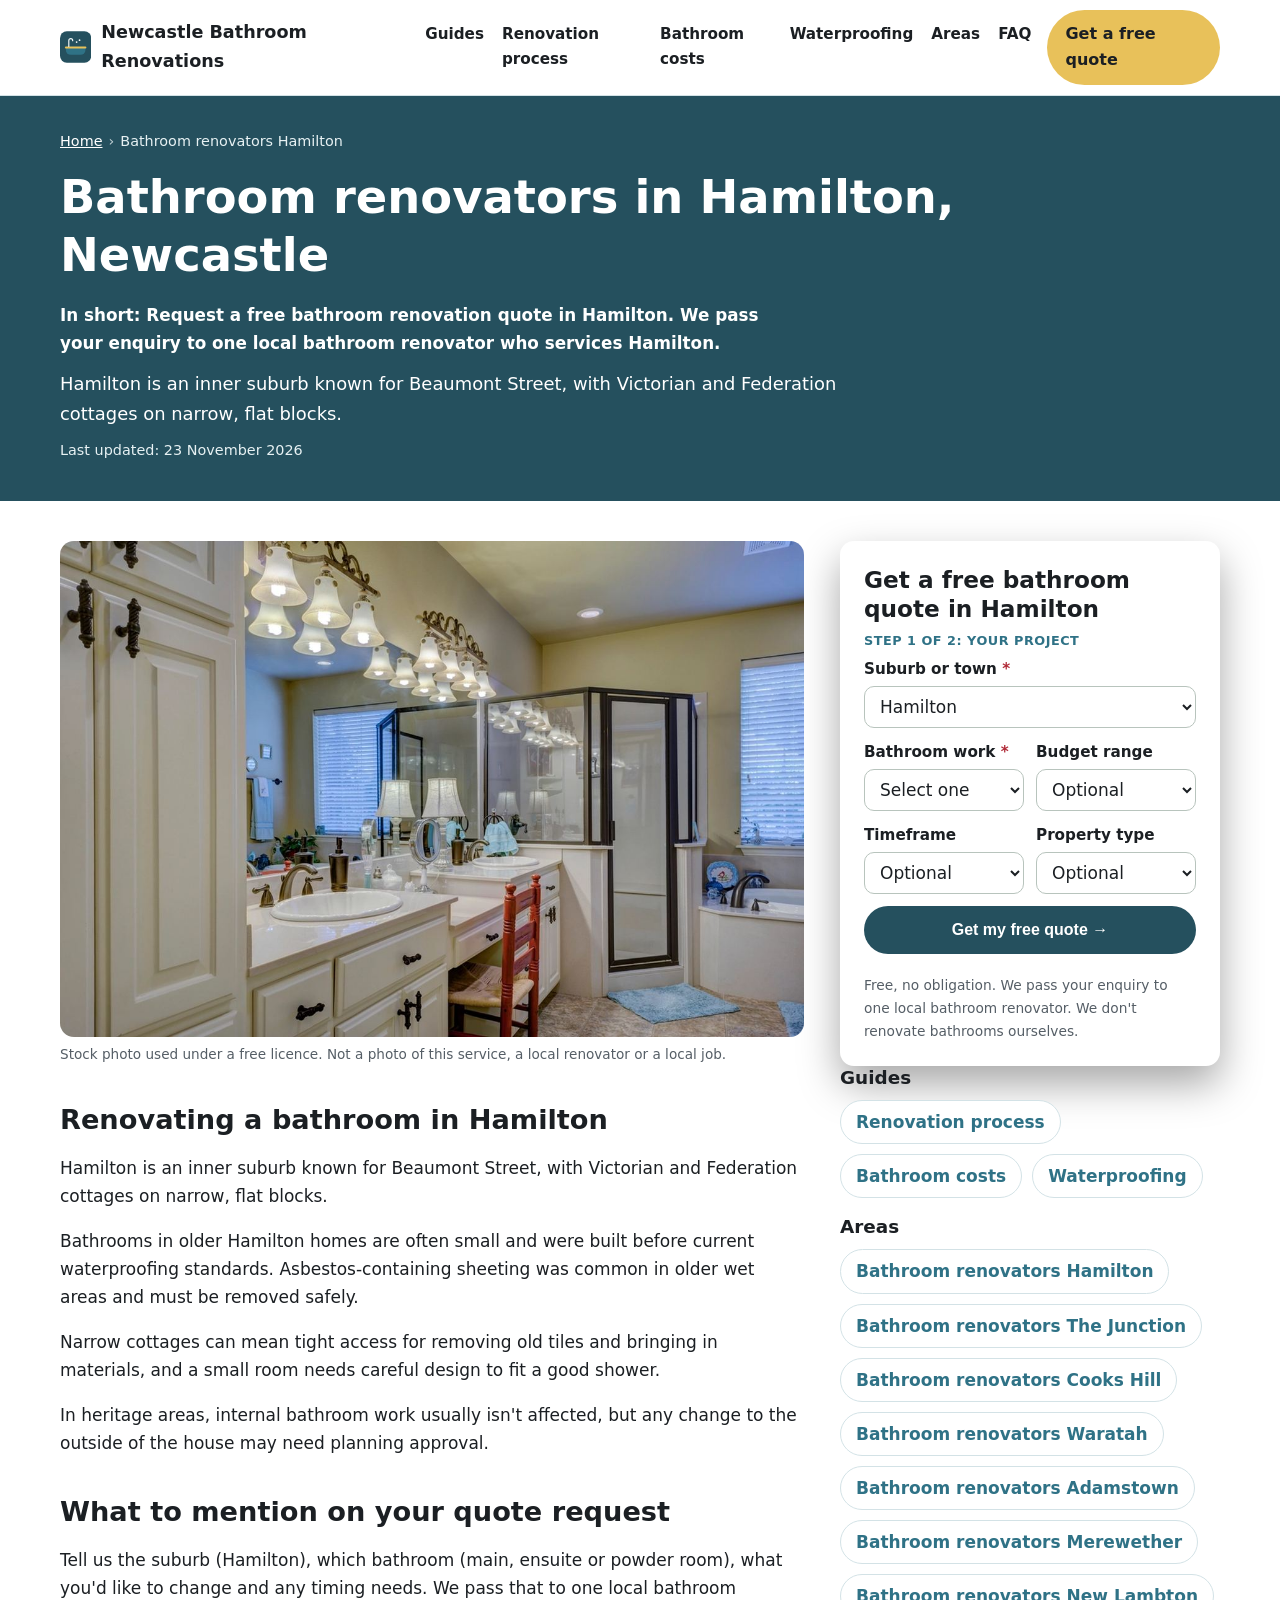
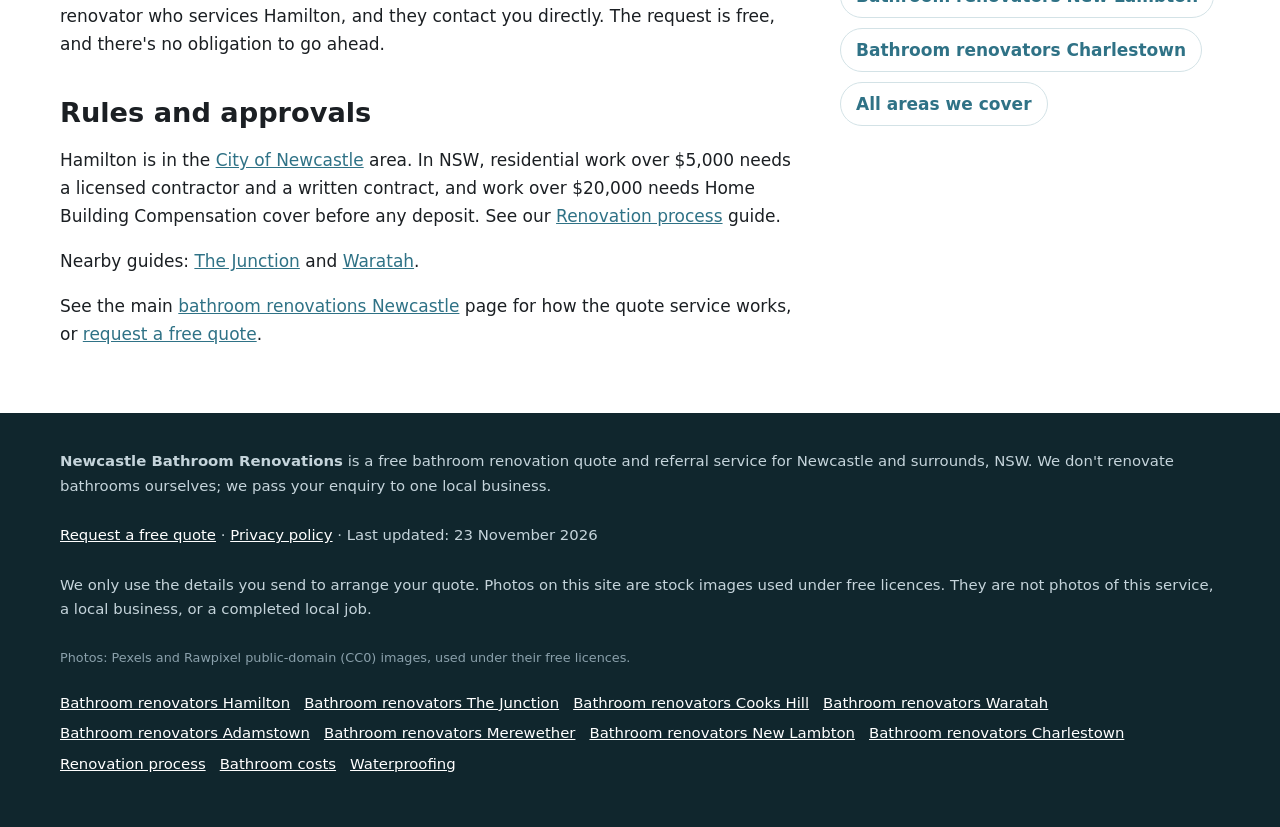
<file: bathroom-renovations-hamilton/index.html>
<!doctype html>
<html lang="en-AU">
<head>
<meta charset="utf-8">
<!-- Search Console verification meta tag goes here once the property is created -->
<meta name="viewport" content="width=device-width, initial-scale=1">
<title>Bathroom renovators Hamilton | Free Bathroom Renovation Quotes, Newcastle</title>
<meta name="description" content="Request a free bathroom renovation quote in Hamilton. We pass your enquiry to one local bathroom renovator who services Hamilton.">
<link rel="canonical" href="https://newcastlebathroomrenovations.com.au/bathroom-renovations-hamilton/">
<link rel="icon" href="/favicon.svg" type="image/svg+xml">
<meta name="theme-color" content="#25505e">
<meta property="og:type" content="article">
<meta property="og:locale" content="en_AU">
<meta property="og:site_name" content="Newcastle Bathroom Renovations">
<meta property="og:title" content="Bathroom renovators Hamilton | Free Bathroom Renovation Quotes, Newcastle">
<meta property="og:description" content="Request a free bathroom renovation quote in Hamilton. We pass your enquiry to one local bathroom renovator who services Hamilton.">
<meta property="og:url" content="https://newcastlebathroomrenovations.com.au/bathroom-renovations-hamilton/">
<meta property="og:image" content="https://newcastlebathroomrenovations.com.au/img/hero.jpg">
<meta name="twitter:card" content="summary_large_image">
<meta name="twitter:image" content="https://newcastlebathroomrenovations.com.au/img/hero.jpg">
<script>document.documentElement.classList.add('js')</script>
<link rel="stylesheet" href="/styles.css">
<!-- GA4 Measurement ID G-DM1R0FQD68 -->
<script async src="https://www.googletagmanager.com/gtag/js?id=G-DM1R0FQD68"></script>
<script>window.dataLayer=window.dataLayer||[];function gtag(){dataLayer.push(arguments);}gtag('js',new Date());gtag('config','G-DM1R0FQD68');</script>
<script type="application/ld+json">
{
 "@context": "https://schema.org",
 "@type": "WebPage",
 "@id": "https://newcastlebathroomrenovations.com.au/bathroom-renovations-hamilton/#webpage",
 "url": "https://newcastlebathroomrenovations.com.au/bathroom-renovations-hamilton/",
 "name": "Bathroom renovators Hamilton | Free Bathroom Renovation Quotes, Newcastle",
 "description": "Request a free bathroom renovation quote in Hamilton. We pass your enquiry to one local bathroom renovator who services Hamilton.",
 "inLanguage": "en-AU",
 "dateModified": "2026-11-23",
 "isPartOf": {
  "@id": "https://newcastlebathroomrenovations.com.au/#website"
 }
}
</script>
<script type="application/ld+json">
{
 "@context": "https://schema.org",
 "@type": "BreadcrumbList",
 "itemListElement": [
  {
   "@type": "ListItem",
   "position": 1,
   "name": "Home",
   "item": "https://newcastlebathroomrenovations.com.au/"
  },
  {
   "@type": "ListItem",
   "position": 2,
   "name": "Bathroom renovators Hamilton",
   "item": "https://newcastlebathroomrenovations.com.au/bathroom-renovations-hamilton/"
  }
 ]
}
</script>
<script type="application/ld+json">
{
 "@context": "https://schema.org",
 "@type": "Service",
 "@id": "https://newcastlebathroomrenovations.com.au/bathroom-renovations-hamilton/#service",
 "name": "Bathroom renovators Hamilton",
 "serviceType": "Bathroom renovator referral and quote service",
 "url": "https://newcastlebathroomrenovations.com.au/bathroom-renovations-hamilton/",
 "provider": {
  "@type": "Organization",
  "name": "Newcastle Bathroom Renovations",
  "url": "https://newcastlebathroomrenovations.com.au/"
 },
 "areaServed": [
  {
   "@type": "Place",
   "name": "Hamilton, NSW"
  }
 ]
}
</script>
</head>
<body>
<a class="skip-link" href="#main">Skip to content</a>
<header class="site-header">
  <div class="wrap">
    <a class="brand" href="/" aria-label="Newcastle Bathroom Renovations home">
      <svg viewBox="0 0 64 64" aria-hidden="true"><rect width="64" height="64" rx="14" fill="#25505e"/><path d="M12 34h40v4a10 10 0 0 1-10 10H22a10 10 0 0 1-10-10z" fill="#2f7286"/><rect x="10" y="31" width="44" height="4" rx="2" fill="#e8c15a"/><path d="M18 31V19a4 4 0 0 1 8 0" fill="none" stroke="#f2f7f8" stroke-width="2.4" stroke-linecap="round"/><circle cx="34" cy="22" r="1.8" fill="#f2f7f8"/><circle cx="40" cy="18" r="1.8" fill="#f2f7f8"/></svg>
      Newcastle Bathroom Renovations
    </a>
    <nav class="nav" aria-label="Main">
      <a href="/#guides">Guides</a><a href="/bathroom-renovation-process/">Renovation process</a><a href="/bathroom-renovation-costs/">Bathroom costs</a><a href="/bathroom-waterproofing/">Waterproofing</a><a href="/#areas">Areas</a><a href="/#faq">FAQ</a>
    </nav>
    <a class="btn btn-call header-call" href="#quote">Get a free quote</a>
  </div>
</header>
<main id="main">
<section class="page-hero" aria-labelledby="h1">
  <div class="wrap">
    <nav class="crumbs" aria-label="Breadcrumb"><ol><li><a href="/">Home</a></li><li aria-current="page">Bathroom renovators Hamilton</li></ol></nav>
    <h1 id="h1">Bathroom renovators in Hamilton, Newcastle</h1>
    <p class="summary">In short: Request a free bathroom renovation quote in Hamilton. We pass your enquiry to one local bathroom renovator who services Hamilton.</p>
    <p class="lead">Hamilton is an inner suburb known for Beaumont Street, with Victorian and Federation cottages on narrow, flat blocks.</p>
    <p class="updated">Last updated: 23 November 2026</p>
  </div>
</section>
<div class="wrap page-grid">
  <article class="page-body">
<figure><img src="/img/extra1.jpg" width="1200" height="800" style="aspect-ratio:3/2;object-fit:cover" alt="Stock photo illustrating bathroom renovation work" decoding="async"><figcaption>Stock photo used under a free licence. Not a photo of this service, a local renovator or a local job.</figcaption></figure>

<h2>Renovating a bathroom in Hamilton</h2>
<p>Hamilton is an inner suburb known for Beaumont Street, with Victorian and Federation cottages on narrow, flat blocks.</p>
<p>Bathrooms in older Hamilton homes are often small and were built before current waterproofing standards. Asbestos-containing sheeting was common in older wet areas and must be removed safely.</p><p>Narrow cottages can mean tight access for removing old tiles and bringing in materials, and a small room needs careful design to fit a good shower.</p><p>In heritage areas, internal bathroom work usually isn&#x27;t affected, but any change to the outside of the house may need planning approval.</p>
<h2>What to mention on your quote request</h2>
<p>Tell us the suburb (Hamilton), which bathroom (main, ensuite or powder room), what you&#x27;d like to change and any timing needs. We pass that to one local bathroom renovator who services Hamilton, and they contact you directly. The request is free, and there's no obligation to go ahead.</p>
<h2>Rules and approvals</h2>
<p>Hamilton is in the <a href="https://newcastle.nsw.gov.au/" rel="noopener">City of Newcastle</a> area. In NSW, residential work over $5,000 needs a licensed contractor and a written contract, and work over $20,000 needs Home Building Compensation cover before any deposit. See our <a href="/bathroom-renovation-process/">Renovation process</a> guide.</p>
<p>Nearby guides: <a href="/bathroom-renovations-the-junction/">The Junction</a> and <a href="/bathroom-renovations-waratah/">Waratah</a>.</p>

<p class="home-link">See the main <a href="/">bathroom renovations Newcastle</a> page for how the quote service works, or <a href="#quote">request a free quote</a>.</p>
  </article>
  <aside class="page-aside">
    <div class="hero-form-card" id="quote">
      <h2 id="quote-h">Get a free bathroom quote in Hamilton</h2>
      <form class="quote-form two-step" id="quote-form" data-form="bathroom_renovation_quote" action="https://formsubmit.co/quotes@newcastlebathroomrenovations.com.au" method="post" novalidate>
        <input type="hidden" name="_subject" value="New quote request – newcastlebathroomrenovations.com.au">
        <input type="hidden" name="_captcha" value="true">
        <input type="hidden" name="_template" value="table">
        <input type="hidden" name="_next" value="https://newcastlebathroomrenovations.com.au/thanks.html?lead=1">
        <input type="hidden" name="_autoresponse" value="Thanks for your bathroom renovation request. We&#x27;ve received it and are passing it to a local bathroom renovator, who&#x27;ll be in touch about your project.">
        <input type="text" name="_honey" style="display:none" tabindex="-1" autocomplete="off" aria-hidden="true">
        <input type="hidden" name="source" value="newcastlebathroomrenovations.com.au">
        <input type="hidden" name="page" value="/bathroom-renovations-hamilton/">
        <fieldset class="step step-1">
          <legend class="step-label">Step 1 of 2: your project</legend>
          <div class="full"><label for="suburb">Suburb or town <span class="req" aria-hidden="true">*</span></label>
            <select id="suburb" name="suburb" required><option value="">Choose your suburb</option><option>Newcastle</option><option>Cooks Hill</option><option>The Hill</option><option>Bar Beach</option><option>Merewether</option><option>Merewether Heights</option><option>The Junction</option><option selected>Hamilton</option><option>Hamilton South</option><option>Islington</option><option>Mayfield</option><option>Mayfield West</option><option>Waratah</option><option>Waratah West</option><option>Georgetown</option><option>Broadmeadow</option><option>Adamstown</option><option>Adamstown Heights</option><option>Kotara</option><option>New Lambton</option><option>New Lambton Heights</option><option>Lambton</option><option>North Lambton</option><option>Jesmond</option><option>Rankin Park</option><option>Elermore Vale</option><option>Wallsend</option><option>Maryland</option><option>Fletcher</option><option>Minmi</option><option>Shortland</option><option>Beresfield</option><option>Charlestown</option><option>Cardiff</option><option>Whitebridge</option><option>Warners Bay</option><option value="Other">Other (tell us below)</option></select></div>
          <div class="full other-wrap"><label for="suburb_other">Other suburb or town</label><input id="suburb_other" name="suburb_other" type="text" autocomplete="address-level2"></div>
          <div><label for="proj_type">Bathroom work <span class="req" aria-hidden="true">*</span></label>
            <select id="proj_type" name="bathroom_work" required><option value="">Select one</option><option>Full bathroom renovation</option><option>Ensuite</option><option>Shower or bath update</option><option>Accessible bathroom</option><option>Bathroom and laundry</option><option>Not sure</option></select></div>
          <div><label for="budget">Budget range</label>
            <select id="budget" name="budget"><option value="">Optional</option><option>Under $15,000</option><option>$15,000–$25,000</option><option>$25,000–$35,000</option><option>$35,000–$50,000</option><option>$50,000 or more</option><option>Not sure / want advice</option></select></div>
          <div><label for="timeframe">Timeframe</label>
            <select id="timeframe" name="timeframe"><option value="">Optional</option><option>ASAP / within a month</option><option>Next 1–3 months</option><option>3–6 months</option><option>6–12 months</option><option>Just researching</option></select></div>
          <div><label for="extra1">Property type</label>
            <select id="extra1" name="property_type"><option value="">Optional</option><option>House</option><option>Unit or apartment</option><option>Townhouse</option><option>Not sure</option></select></div>
          <div class="full js-only"><button class="btn btn-primary btn-block" type="button" id="to-step-2">Get my free quote →</button></div>
          <p class="microcopy full">Free, no obligation. We pass your enquiry to one local bathroom renovator. We don't renovate bathrooms ourselves.</p>
          <p class="form-error full" id="step1-error" role="alert" hidden>Please choose your suburb and the bathroom work you want.</p>
        </fieldset>
        <fieldset class="step step-2" id="step-2">
          <legend class="step-label">Step 2 of 2: your details</legend>
          <div><label for="name">Name <span class="req" aria-hidden="true">*</span></label><input id="name" name="name" type="text" autocomplete="name" required></div>
          <div><label for="phone">Phone <span class="req" aria-hidden="true">*</span></label><input id="phone" name="phone" type="tel" autocomplete="tel" inputmode="tel" required></div>
          <div class="full"><label for="email">Email <span class="req" aria-hidden="true">*</span></label><input id="email" name="email" type="email" autocomplete="email" required></div>
          <div class="full"><label for="message">Anything else we should pass on?</label><textarea id="message" name="message" rows="2" placeholder="e.g. main bathroom in Hamilton, swap the bath for a walk-in shower"></textarea></div>
          <p class="consent full">By sending this form you agree we can share your details with one local bathroom renovator so they can quote for your project. See our <a href="/privacy.html">privacy policy</a>.</p>
          <div class="full step2-actions"><button class="btn btn-primary" type="submit">Send my quote request</button><button class="btn-link js-only" type="button" id="back-1">← Back</button></div>
        </fieldset>
      </form>
    </div>
    <h3>Guides</h3>
    <ul class="link-list"><li><a href="/bathroom-renovation-process/">Renovation process</a></li><li><a href="/bathroom-renovation-costs/">Bathroom costs</a></li><li><a href="/bathroom-waterproofing/">Waterproofing</a></li></ul>
    <h3>Areas</h3>
    <ul class="link-list"><li><a href="/bathroom-renovations-hamilton/">Bathroom renovators Hamilton</a></li><li><a href="/bathroom-renovations-the-junction/">Bathroom renovators The Junction</a></li><li><a href="/bathroom-renovations-cooks-hill/">Bathroom renovators Cooks Hill</a></li><li><a href="/bathroom-renovations-waratah/">Bathroom renovators Waratah</a></li><li><a href="/bathroom-renovations-adamstown/">Bathroom renovators Adamstown</a></li><li><a href="/bathroom-renovations-merewether/">Bathroom renovators Merewether</a></li><li><a href="/bathroom-renovations-new-lambton/">Bathroom renovators New Lambton</a></li><li><a href="/bathroom-renovations-charlestown/">Bathroom renovators Charlestown</a></li><li><a href="/#areas">All areas we cover</a></li></ul>
  </aside>
</div>
</main>
<footer class="site-footer">
  <div class="wrap">
    <p><strong>Newcastle Bathroom Renovations</strong> is a free bathroom renovation quote and referral service for Newcastle and surrounds, NSW. We don't renovate bathrooms ourselves; we pass your enquiry to one local business.</p>
    <p><a href="#quote">Request a free quote</a> · <a href="/privacy.html">Privacy policy</a> · Last updated: 23 November 2026</p>
    <p>We only use the details you send to arrange your quote. Photos on this site are stock images used under free licences. They are not photos of this service, a local business, or a completed local job.</p>
    <p class="credit-line">Photos: Pexels and Rawpixel public-domain (CC0) images, used under their free licences.</p>
    <p class="footer-links"><a href="/bathroom-renovations-hamilton/">Bathroom renovators Hamilton</a> <a href="/bathroom-renovations-the-junction/">Bathroom renovators The Junction</a> <a href="/bathroom-renovations-cooks-hill/">Bathroom renovators Cooks Hill</a> <a href="/bathroom-renovations-waratah/">Bathroom renovators Waratah</a> <a href="/bathroom-renovations-adamstown/">Bathroom renovators Adamstown</a> <a href="/bathroom-renovations-merewether/">Bathroom renovators Merewether</a> <a href="/bathroom-renovations-new-lambton/">Bathroom renovators New Lambton</a> <a href="/bathroom-renovations-charlestown/">Bathroom renovators Charlestown</a> <a href="/bathroom-renovation-process/">Renovation process</a> <a href="/bathroom-renovation-costs/">Bathroom costs</a> <a href="/bathroom-waterproofing/">Waterproofing</a></p>
  </div>
</footer>

<div class="mobile-call" aria-label="Quick contact">
  <a class="btn btn-call" href="#quote">Get a free quote</a>
</div>
<script src="/form.js" defer></script>
<script>(function(){var b=document.querySelector('.mobile-call'),q=document.getElementById('quote');if(!b||!q||!('IntersectionObserver' in window))return;new IntersectionObserver(function(e){b.classList.toggle('mc-off',e[0].isIntersecting)},{threshold:.15}).observe(q)})();</script>

</body>
</html>
</file>
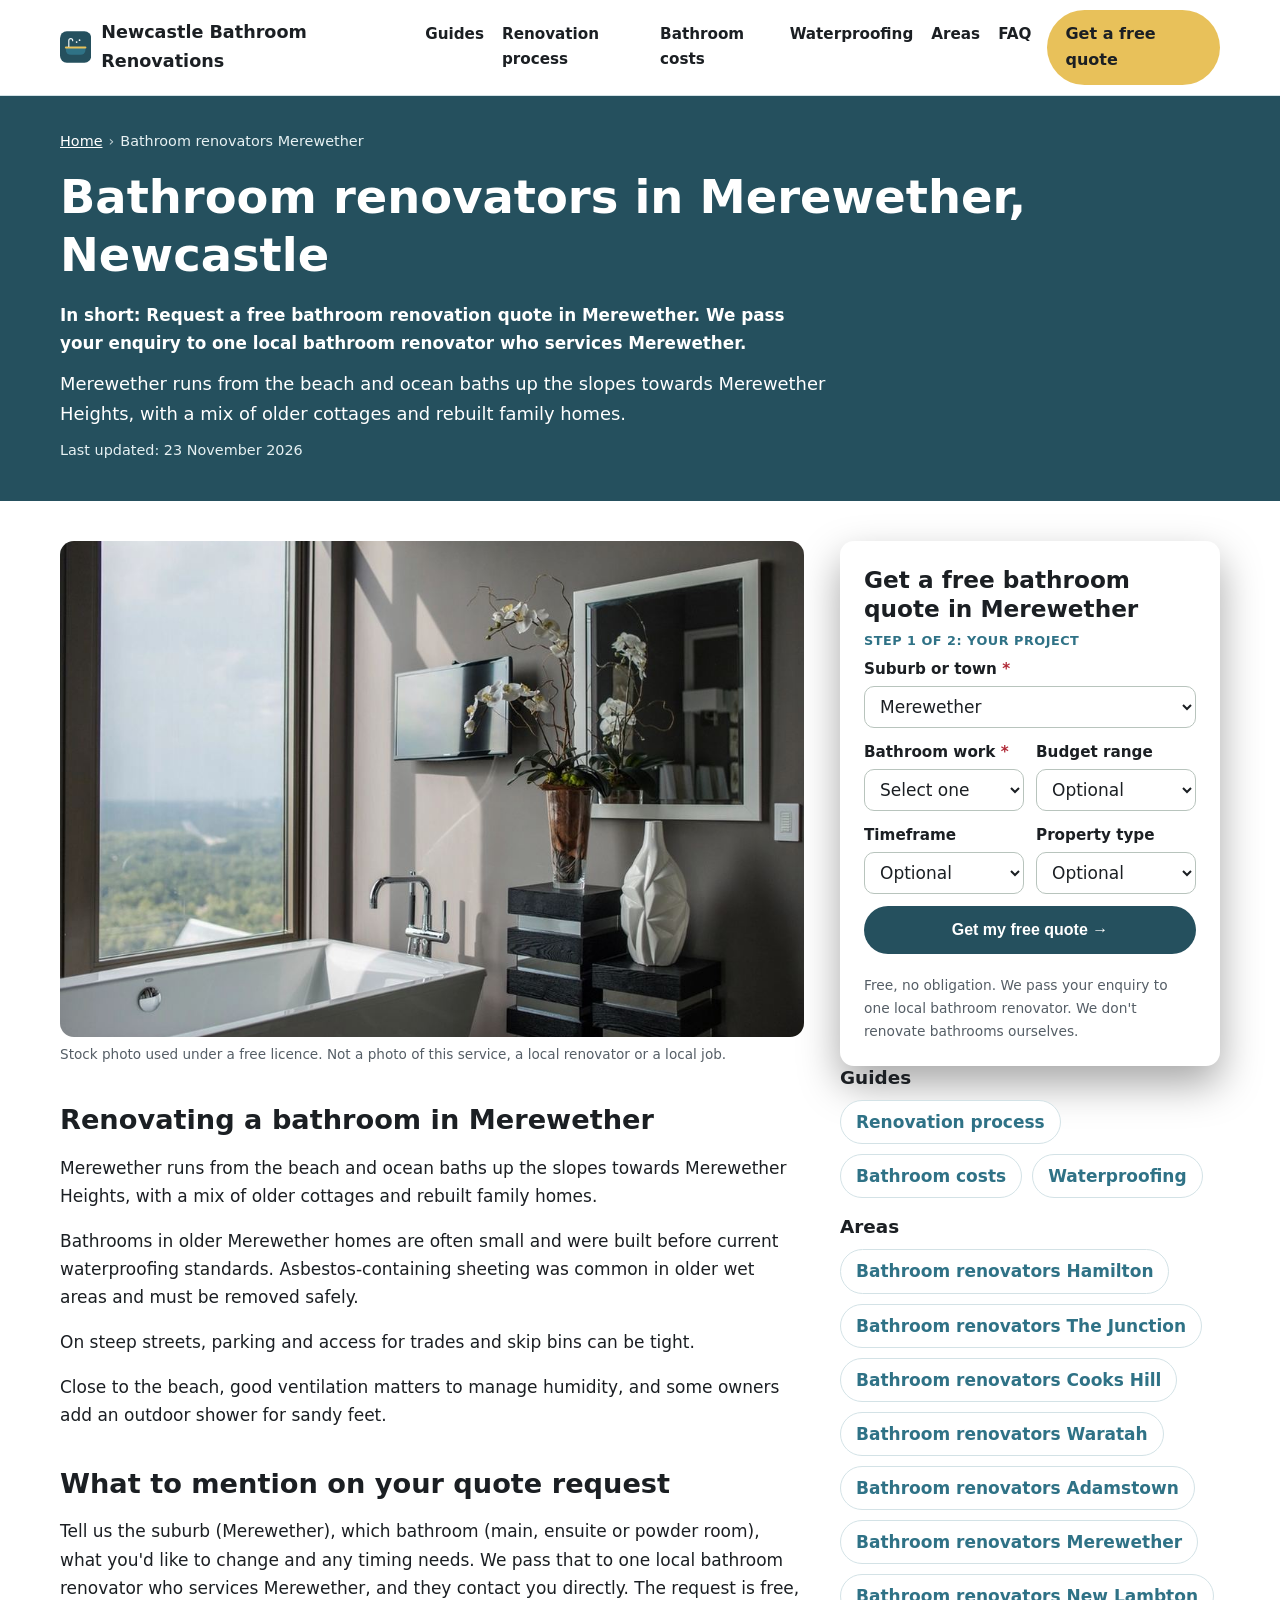
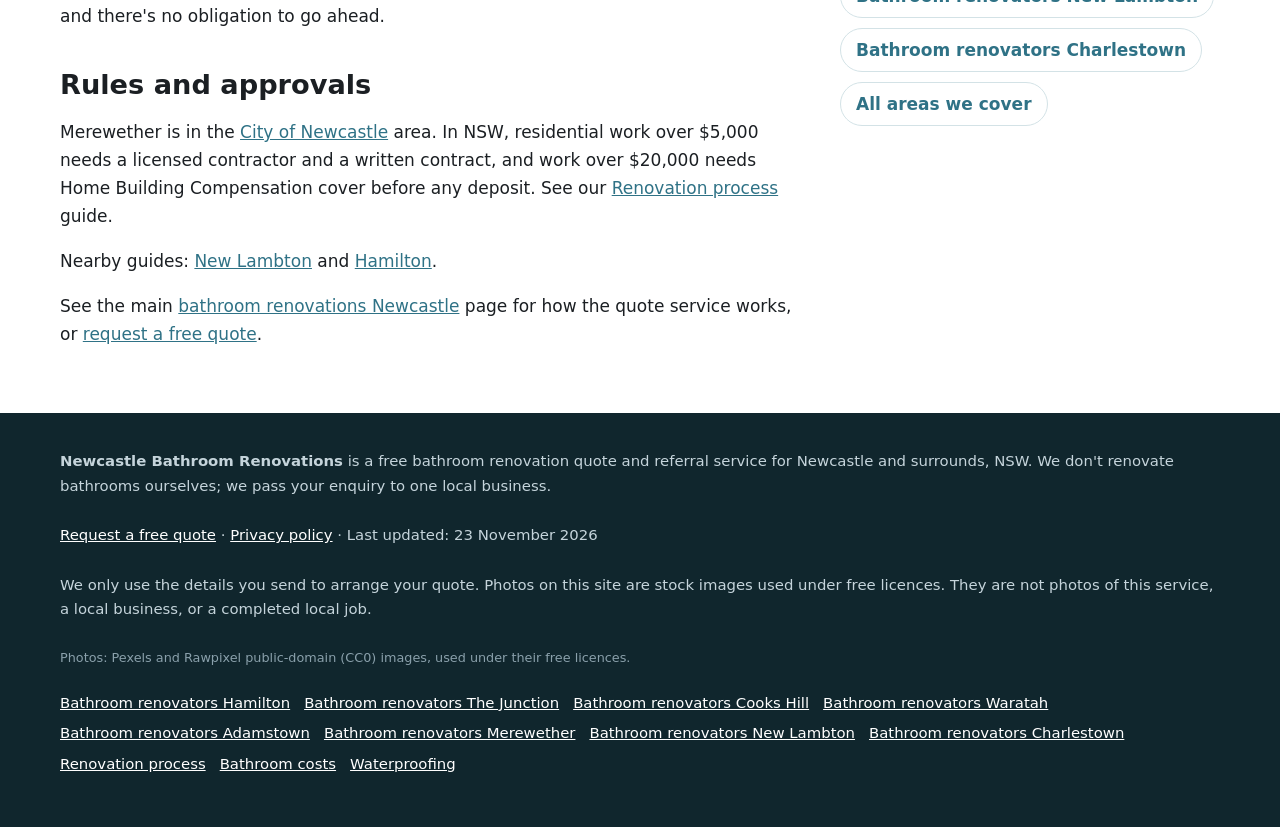
<file: bathroom-renovations-merewether/index.html>
<!doctype html>
<html lang="en-AU">
<head>
<meta charset="utf-8">
<!-- Search Console verification meta tag goes here once the property is created -->
<meta name="viewport" content="width=device-width, initial-scale=1">
<title>Bathroom renovators Merewether | Free Bathroom Renovation Quotes, Newcastle</title>
<meta name="description" content="Request a free bathroom renovation quote in Merewether. We pass your enquiry to one local bathroom renovator who services Merewether.">
<link rel="canonical" href="https://newcastlebathroomrenovations.com.au/bathroom-renovations-merewether/">
<link rel="icon" href="/favicon.svg" type="image/svg+xml">
<meta name="theme-color" content="#25505e">
<meta property="og:type" content="article">
<meta property="og:locale" content="en_AU">
<meta property="og:site_name" content="Newcastle Bathroom Renovations">
<meta property="og:title" content="Bathroom renovators Merewether | Free Bathroom Renovation Quotes, Newcastle">
<meta property="og:description" content="Request a free bathroom renovation quote in Merewether. We pass your enquiry to one local bathroom renovator who services Merewether.">
<meta property="og:url" content="https://newcastlebathroomrenovations.com.au/bathroom-renovations-merewether/">
<meta property="og:image" content="https://newcastlebathroomrenovations.com.au/img/hero.jpg">
<meta name="twitter:card" content="summary_large_image">
<meta name="twitter:image" content="https://newcastlebathroomrenovations.com.au/img/hero.jpg">
<script>document.documentElement.classList.add('js')</script>
<link rel="stylesheet" href="/styles.css">
<!-- GA4 Measurement ID G-DM1R0FQD68 -->
<script async src="https://www.googletagmanager.com/gtag/js?id=G-DM1R0FQD68"></script>
<script>window.dataLayer=window.dataLayer||[];function gtag(){dataLayer.push(arguments);}gtag('js',new Date());gtag('config','G-DM1R0FQD68');</script>
<script type="application/ld+json">
{
 "@context": "https://schema.org",
 "@type": "WebPage",
 "@id": "https://newcastlebathroomrenovations.com.au/bathroom-renovations-merewether/#webpage",
 "url": "https://newcastlebathroomrenovations.com.au/bathroom-renovations-merewether/",
 "name": "Bathroom renovators Merewether | Free Bathroom Renovation Quotes, Newcastle",
 "description": "Request a free bathroom renovation quote in Merewether. We pass your enquiry to one local bathroom renovator who services Merewether.",
 "inLanguage": "en-AU",
 "dateModified": "2026-11-23",
 "isPartOf": {
  "@id": "https://newcastlebathroomrenovations.com.au/#website"
 }
}
</script>
<script type="application/ld+json">
{
 "@context": "https://schema.org",
 "@type": "BreadcrumbList",
 "itemListElement": [
  {
   "@type": "ListItem",
   "position": 1,
   "name": "Home",
   "item": "https://newcastlebathroomrenovations.com.au/"
  },
  {
   "@type": "ListItem",
   "position": 2,
   "name": "Bathroom renovators Merewether",
   "item": "https://newcastlebathroomrenovations.com.au/bathroom-renovations-merewether/"
  }
 ]
}
</script>
<script type="application/ld+json">
{
 "@context": "https://schema.org",
 "@type": "Service",
 "@id": "https://newcastlebathroomrenovations.com.au/bathroom-renovations-merewether/#service",
 "name": "Bathroom renovators Merewether",
 "serviceType": "Bathroom renovator referral and quote service",
 "url": "https://newcastlebathroomrenovations.com.au/bathroom-renovations-merewether/",
 "provider": {
  "@type": "Organization",
  "name": "Newcastle Bathroom Renovations",
  "url": "https://newcastlebathroomrenovations.com.au/"
 },
 "areaServed": [
  {
   "@type": "Place",
   "name": "Merewether, NSW"
  }
 ]
}
</script>
</head>
<body>
<a class="skip-link" href="#main">Skip to content</a>
<header class="site-header">
  <div class="wrap">
    <a class="brand" href="/" aria-label="Newcastle Bathroom Renovations home">
      <svg viewBox="0 0 64 64" aria-hidden="true"><rect width="64" height="64" rx="14" fill="#25505e"/><path d="M12 34h40v4a10 10 0 0 1-10 10H22a10 10 0 0 1-10-10z" fill="#2f7286"/><rect x="10" y="31" width="44" height="4" rx="2" fill="#e8c15a"/><path d="M18 31V19a4 4 0 0 1 8 0" fill="none" stroke="#f2f7f8" stroke-width="2.4" stroke-linecap="round"/><circle cx="34" cy="22" r="1.8" fill="#f2f7f8"/><circle cx="40" cy="18" r="1.8" fill="#f2f7f8"/></svg>
      Newcastle Bathroom Renovations
    </a>
    <nav class="nav" aria-label="Main">
      <a href="/#guides">Guides</a><a href="/bathroom-renovation-process/">Renovation process</a><a href="/bathroom-renovation-costs/">Bathroom costs</a><a href="/bathroom-waterproofing/">Waterproofing</a><a href="/#areas">Areas</a><a href="/#faq">FAQ</a>
    </nav>
    <a class="btn btn-call header-call" href="#quote">Get a free quote</a>
  </div>
</header>
<main id="main">
<section class="page-hero" aria-labelledby="h1">
  <div class="wrap">
    <nav class="crumbs" aria-label="Breadcrumb"><ol><li><a href="/">Home</a></li><li aria-current="page">Bathroom renovators Merewether</li></ol></nav>
    <h1 id="h1">Bathroom renovators in Merewether, Newcastle</h1>
    <p class="summary">In short: Request a free bathroom renovation quote in Merewether. We pass your enquiry to one local bathroom renovator who services Merewether.</p>
    <p class="lead">Merewether runs from the beach and ocean baths up the slopes towards Merewether Heights, with a mix of older cottages and rebuilt family homes.</p>
    <p class="updated">Last updated: 23 November 2026</p>
  </div>
</section>
<div class="wrap page-grid">
  <article class="page-body">
<figure><img src="/img/closing.jpg" width="1200" height="800" style="aspect-ratio:3/2;object-fit:cover" alt="Stock photo illustrating bathroom renovation work" decoding="async"><figcaption>Stock photo used under a free licence. Not a photo of this service, a local renovator or a local job.</figcaption></figure>

<h2>Renovating a bathroom in Merewether</h2>
<p>Merewether runs from the beach and ocean baths up the slopes towards Merewether Heights, with a mix of older cottages and rebuilt family homes.</p>
<p>Bathrooms in older Merewether homes are often small and were built before current waterproofing standards. Asbestos-containing sheeting was common in older wet areas and must be removed safely.</p><p>On steep streets, parking and access for trades and skip bins can be tight.</p><p>Close to the beach, good ventilation matters to manage humidity, and some owners add an outdoor shower for sandy feet.</p>
<h2>What to mention on your quote request</h2>
<p>Tell us the suburb (Merewether), which bathroom (main, ensuite or powder room), what you&#x27;d like to change and any timing needs. We pass that to one local bathroom renovator who services Merewether, and they contact you directly. The request is free, and there's no obligation to go ahead.</p>
<h2>Rules and approvals</h2>
<p>Merewether is in the <a href="https://newcastle.nsw.gov.au/" rel="noopener">City of Newcastle</a> area. In NSW, residential work over $5,000 needs a licensed contractor and a written contract, and work over $20,000 needs Home Building Compensation cover before any deposit. See our <a href="/bathroom-renovation-process/">Renovation process</a> guide.</p>
<p>Nearby guides: <a href="/bathroom-renovations-new-lambton/">New Lambton</a> and <a href="/bathroom-renovations-hamilton/">Hamilton</a>.</p>

<p class="home-link">See the main <a href="/">bathroom renovations Newcastle</a> page for how the quote service works, or <a href="#quote">request a free quote</a>.</p>
  </article>
  <aside class="page-aside">
    <div class="hero-form-card" id="quote">
      <h2 id="quote-h">Get a free bathroom quote in Merewether</h2>
      <form class="quote-form two-step" id="quote-form" data-form="bathroom_renovation_quote" action="https://formsubmit.co/quotes@newcastlebathroomrenovations.com.au" method="post" novalidate>
        <input type="hidden" name="_subject" value="New quote request – newcastlebathroomrenovations.com.au">
        <input type="hidden" name="_captcha" value="true">
        <input type="hidden" name="_template" value="table">
        <input type="hidden" name="_next" value="https://newcastlebathroomrenovations.com.au/thanks.html?lead=1">
        <input type="hidden" name="_autoresponse" value="Thanks for your bathroom renovation request. We&#x27;ve received it and are passing it to a local bathroom renovator, who&#x27;ll be in touch about your project.">
        <input type="text" name="_honey" style="display:none" tabindex="-1" autocomplete="off" aria-hidden="true">
        <input type="hidden" name="source" value="newcastlebathroomrenovations.com.au">
        <input type="hidden" name="page" value="/bathroom-renovations-merewether/">
        <fieldset class="step step-1">
          <legend class="step-label">Step 1 of 2: your project</legend>
          <div class="full"><label for="suburb">Suburb or town <span class="req" aria-hidden="true">*</span></label>
            <select id="suburb" name="suburb" required><option value="">Choose your suburb</option><option>Newcastle</option><option>Cooks Hill</option><option>The Hill</option><option>Bar Beach</option><option selected>Merewether</option><option>Merewether Heights</option><option>The Junction</option><option>Hamilton</option><option>Hamilton South</option><option>Islington</option><option>Mayfield</option><option>Mayfield West</option><option>Waratah</option><option>Waratah West</option><option>Georgetown</option><option>Broadmeadow</option><option>Adamstown</option><option>Adamstown Heights</option><option>Kotara</option><option>New Lambton</option><option>New Lambton Heights</option><option>Lambton</option><option>North Lambton</option><option>Jesmond</option><option>Rankin Park</option><option>Elermore Vale</option><option>Wallsend</option><option>Maryland</option><option>Fletcher</option><option>Minmi</option><option>Shortland</option><option>Beresfield</option><option>Charlestown</option><option>Cardiff</option><option>Whitebridge</option><option>Warners Bay</option><option value="Other">Other (tell us below)</option></select></div>
          <div class="full other-wrap"><label for="suburb_other">Other suburb or town</label><input id="suburb_other" name="suburb_other" type="text" autocomplete="address-level2"></div>
          <div><label for="proj_type">Bathroom work <span class="req" aria-hidden="true">*</span></label>
            <select id="proj_type" name="bathroom_work" required><option value="">Select one</option><option>Full bathroom renovation</option><option>Ensuite</option><option>Shower or bath update</option><option>Accessible bathroom</option><option>Bathroom and laundry</option><option>Not sure</option></select></div>
          <div><label for="budget">Budget range</label>
            <select id="budget" name="budget"><option value="">Optional</option><option>Under $15,000</option><option>$15,000–$25,000</option><option>$25,000–$35,000</option><option>$35,000–$50,000</option><option>$50,000 or more</option><option>Not sure / want advice</option></select></div>
          <div><label for="timeframe">Timeframe</label>
            <select id="timeframe" name="timeframe"><option value="">Optional</option><option>ASAP / within a month</option><option>Next 1–3 months</option><option>3–6 months</option><option>6–12 months</option><option>Just researching</option></select></div>
          <div><label for="extra1">Property type</label>
            <select id="extra1" name="property_type"><option value="">Optional</option><option>House</option><option>Unit or apartment</option><option>Townhouse</option><option>Not sure</option></select></div>
          <div class="full js-only"><button class="btn btn-primary btn-block" type="button" id="to-step-2">Get my free quote →</button></div>
          <p class="microcopy full">Free, no obligation. We pass your enquiry to one local bathroom renovator. We don't renovate bathrooms ourselves.</p>
          <p class="form-error full" id="step1-error" role="alert" hidden>Please choose your suburb and the bathroom work you want.</p>
        </fieldset>
        <fieldset class="step step-2" id="step-2">
          <legend class="step-label">Step 2 of 2: your details</legend>
          <div><label for="name">Name <span class="req" aria-hidden="true">*</span></label><input id="name" name="name" type="text" autocomplete="name" required></div>
          <div><label for="phone">Phone <span class="req" aria-hidden="true">*</span></label><input id="phone" name="phone" type="tel" autocomplete="tel" inputmode="tel" required></div>
          <div class="full"><label for="email">Email <span class="req" aria-hidden="true">*</span></label><input id="email" name="email" type="email" autocomplete="email" required></div>
          <div class="full"><label for="message">Anything else we should pass on?</label><textarea id="message" name="message" rows="2" placeholder="e.g. main bathroom in Hamilton, swap the bath for a walk-in shower"></textarea></div>
          <p class="consent full">By sending this form you agree we can share your details with one local bathroom renovator so they can quote for your project. See our <a href="/privacy.html">privacy policy</a>.</p>
          <div class="full step2-actions"><button class="btn btn-primary" type="submit">Send my quote request</button><button class="btn-link js-only" type="button" id="back-1">← Back</button></div>
        </fieldset>
      </form>
    </div>
    <h3>Guides</h3>
    <ul class="link-list"><li><a href="/bathroom-renovation-process/">Renovation process</a></li><li><a href="/bathroom-renovation-costs/">Bathroom costs</a></li><li><a href="/bathroom-waterproofing/">Waterproofing</a></li></ul>
    <h3>Areas</h3>
    <ul class="link-list"><li><a href="/bathroom-renovations-hamilton/">Bathroom renovators Hamilton</a></li><li><a href="/bathroom-renovations-the-junction/">Bathroom renovators The Junction</a></li><li><a href="/bathroom-renovations-cooks-hill/">Bathroom renovators Cooks Hill</a></li><li><a href="/bathroom-renovations-waratah/">Bathroom renovators Waratah</a></li><li><a href="/bathroom-renovations-adamstown/">Bathroom renovators Adamstown</a></li><li><a href="/bathroom-renovations-merewether/">Bathroom renovators Merewether</a></li><li><a href="/bathroom-renovations-new-lambton/">Bathroom renovators New Lambton</a></li><li><a href="/bathroom-renovations-charlestown/">Bathroom renovators Charlestown</a></li><li><a href="/#areas">All areas we cover</a></li></ul>
  </aside>
</div>
</main>
<footer class="site-footer">
  <div class="wrap">
    <p><strong>Newcastle Bathroom Renovations</strong> is a free bathroom renovation quote and referral service for Newcastle and surrounds, NSW. We don't renovate bathrooms ourselves; we pass your enquiry to one local business.</p>
    <p><a href="#quote">Request a free quote</a> · <a href="/privacy.html">Privacy policy</a> · Last updated: 23 November 2026</p>
    <p>We only use the details you send to arrange your quote. Photos on this site are stock images used under free licences. They are not photos of this service, a local business, or a completed local job.</p>
    <p class="credit-line">Photos: Pexels and Rawpixel public-domain (CC0) images, used under their free licences.</p>
    <p class="footer-links"><a href="/bathroom-renovations-hamilton/">Bathroom renovators Hamilton</a> <a href="/bathroom-renovations-the-junction/">Bathroom renovators The Junction</a> <a href="/bathroom-renovations-cooks-hill/">Bathroom renovators Cooks Hill</a> <a href="/bathroom-renovations-waratah/">Bathroom renovators Waratah</a> <a href="/bathroom-renovations-adamstown/">Bathroom renovators Adamstown</a> <a href="/bathroom-renovations-merewether/">Bathroom renovators Merewether</a> <a href="/bathroom-renovations-new-lambton/">Bathroom renovators New Lambton</a> <a href="/bathroom-renovations-charlestown/">Bathroom renovators Charlestown</a> <a href="/bathroom-renovation-process/">Renovation process</a> <a href="/bathroom-renovation-costs/">Bathroom costs</a> <a href="/bathroom-waterproofing/">Waterproofing</a></p>
  </div>
</footer>

<div class="mobile-call" aria-label="Quick contact">
  <a class="btn btn-call" href="#quote">Get a free quote</a>
</div>
<script src="/form.js" defer></script>
<script>(function(){var b=document.querySelector('.mobile-call'),q=document.getElementById('quote');if(!b||!q||!('IntersectionObserver' in window))return;new IntersectionObserver(function(e){b.classList.toggle('mc-off',e[0].isIntersecting)},{threshold:.15}).observe(q)})();</script>

</body>
</html>
</file>
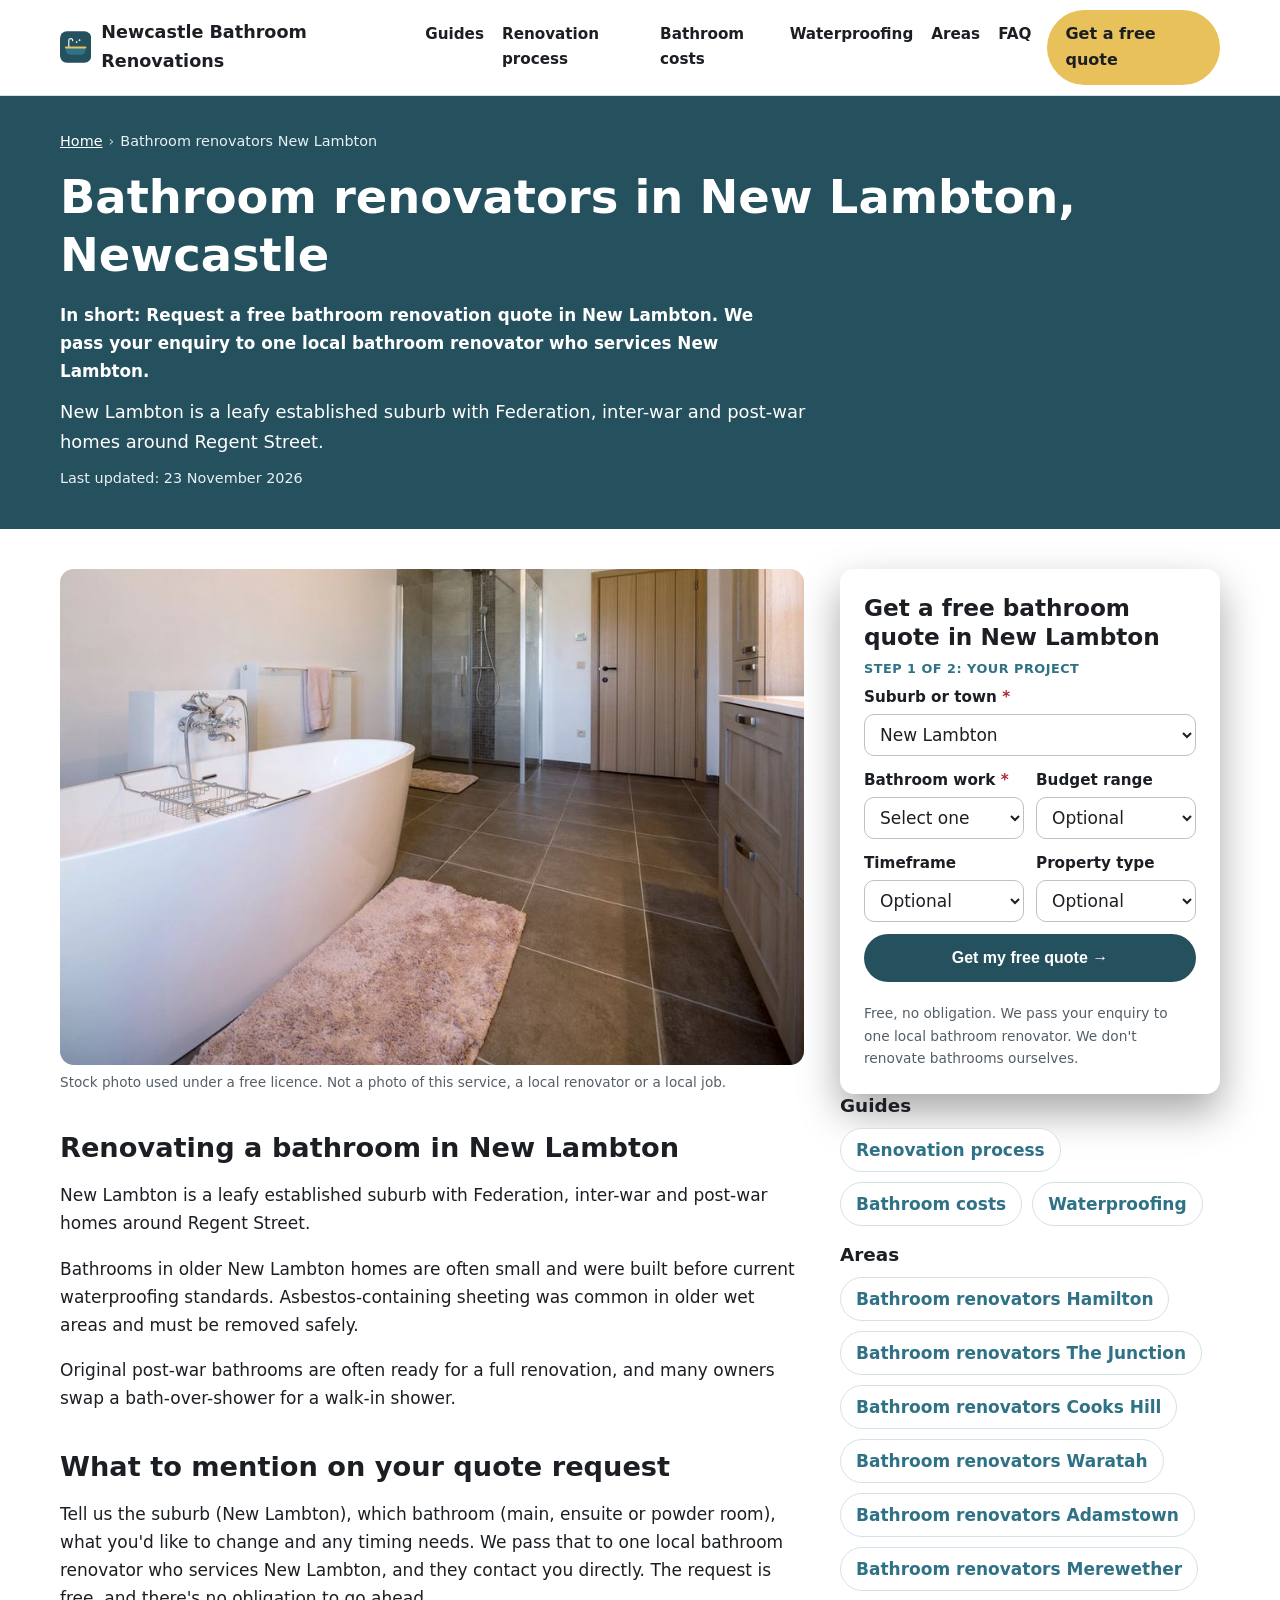
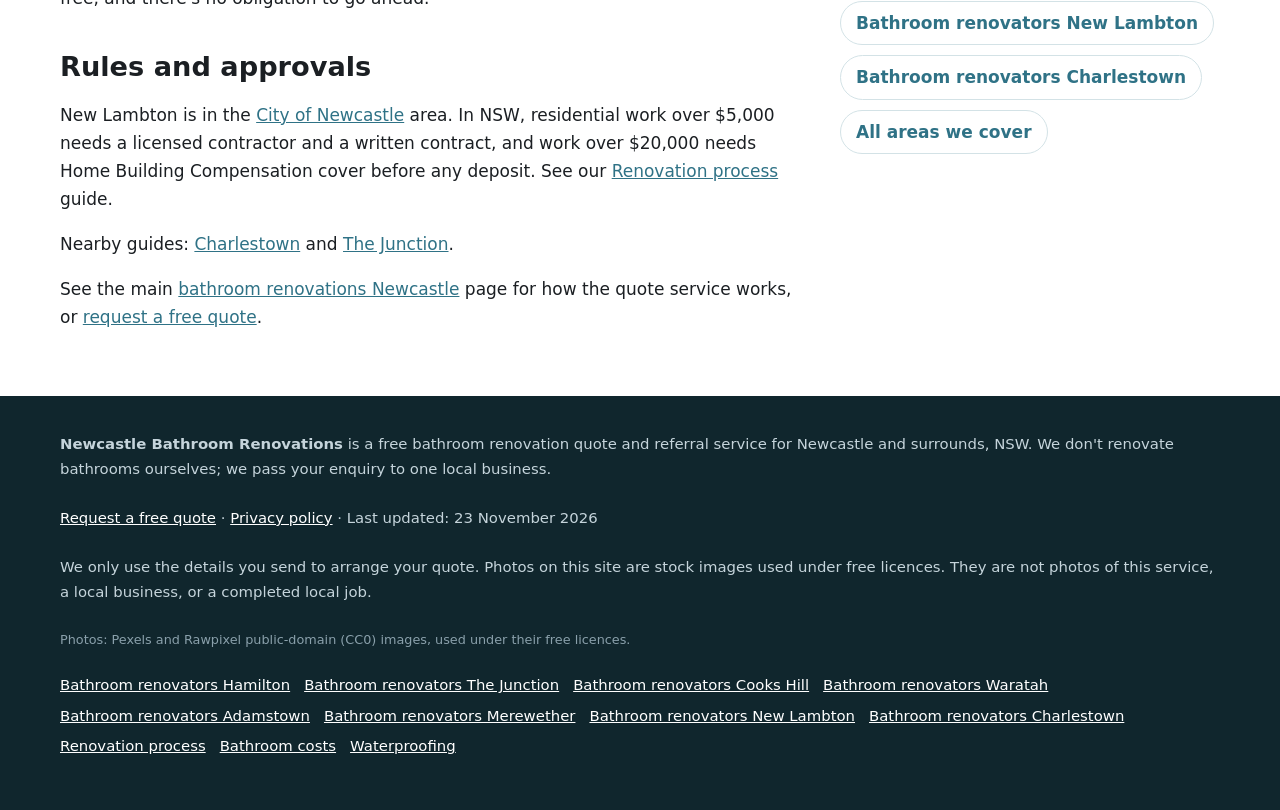
<file: bathroom-renovations-new-lambton/index.html>
<!doctype html>
<html lang="en-AU">
<head>
<meta charset="utf-8">
<!-- Search Console verification meta tag goes here once the property is created -->
<meta name="viewport" content="width=device-width, initial-scale=1">
<title>Bathroom renovators New Lambton | Free Bathroom Renovation Quotes, Newcastle</title>
<meta name="description" content="Request a free bathroom renovation quote in New Lambton. We pass your enquiry to one local bathroom renovator who services New Lambton.">
<link rel="canonical" href="https://newcastlebathroomrenovations.com.au/bathroom-renovations-new-lambton/">
<link rel="icon" href="/favicon.svg" type="image/svg+xml">
<meta name="theme-color" content="#25505e">
<meta property="og:type" content="article">
<meta property="og:locale" content="en_AU">
<meta property="og:site_name" content="Newcastle Bathroom Renovations">
<meta property="og:title" content="Bathroom renovators New Lambton | Free Bathroom Renovation Quotes, Newcastle">
<meta property="og:description" content="Request a free bathroom renovation quote in New Lambton. We pass your enquiry to one local bathroom renovator who services New Lambton.">
<meta property="og:url" content="https://newcastlebathroomrenovations.com.au/bathroom-renovations-new-lambton/">
<meta property="og:image" content="https://newcastlebathroomrenovations.com.au/img/hero.jpg">
<meta name="twitter:card" content="summary_large_image">
<meta name="twitter:image" content="https://newcastlebathroomrenovations.com.au/img/hero.jpg">
<script>document.documentElement.classList.add('js')</script>
<link rel="stylesheet" href="/styles.css">
<!-- GA4 Measurement ID G-DM1R0FQD68 -->
<script async src="https://www.googletagmanager.com/gtag/js?id=G-DM1R0FQD68"></script>
<script>window.dataLayer=window.dataLayer||[];function gtag(){dataLayer.push(arguments);}gtag('js',new Date());gtag('config','G-DM1R0FQD68');</script>
<script type="application/ld+json">
{
 "@context": "https://schema.org",
 "@type": "WebPage",
 "@id": "https://newcastlebathroomrenovations.com.au/bathroom-renovations-new-lambton/#webpage",
 "url": "https://newcastlebathroomrenovations.com.au/bathroom-renovations-new-lambton/",
 "name": "Bathroom renovators New Lambton | Free Bathroom Renovation Quotes, Newcastle",
 "description": "Request a free bathroom renovation quote in New Lambton. We pass your enquiry to one local bathroom renovator who services New Lambton.",
 "inLanguage": "en-AU",
 "dateModified": "2026-11-23",
 "isPartOf": {
  "@id": "https://newcastlebathroomrenovations.com.au/#website"
 }
}
</script>
<script type="application/ld+json">
{
 "@context": "https://schema.org",
 "@type": "BreadcrumbList",
 "itemListElement": [
  {
   "@type": "ListItem",
   "position": 1,
   "name": "Home",
   "item": "https://newcastlebathroomrenovations.com.au/"
  },
  {
   "@type": "ListItem",
   "position": 2,
   "name": "Bathroom renovators New Lambton",
   "item": "https://newcastlebathroomrenovations.com.au/bathroom-renovations-new-lambton/"
  }
 ]
}
</script>
<script type="application/ld+json">
{
 "@context": "https://schema.org",
 "@type": "Service",
 "@id": "https://newcastlebathroomrenovations.com.au/bathroom-renovations-new-lambton/#service",
 "name": "Bathroom renovators New Lambton",
 "serviceType": "Bathroom renovator referral and quote service",
 "url": "https://newcastlebathroomrenovations.com.au/bathroom-renovations-new-lambton/",
 "provider": {
  "@type": "Organization",
  "name": "Newcastle Bathroom Renovations",
  "url": "https://newcastlebathroomrenovations.com.au/"
 },
 "areaServed": [
  {
   "@type": "Place",
   "name": "New Lambton, NSW"
  }
 ]
}
</script>
</head>
<body>
<a class="skip-link" href="#main">Skip to content</a>
<header class="site-header">
  <div class="wrap">
    <a class="brand" href="/" aria-label="Newcastle Bathroom Renovations home">
      <svg viewBox="0 0 64 64" aria-hidden="true"><rect width="64" height="64" rx="14" fill="#25505e"/><path d="M12 34h40v4a10 10 0 0 1-10 10H22a10 10 0 0 1-10-10z" fill="#2f7286"/><rect x="10" y="31" width="44" height="4" rx="2" fill="#e8c15a"/><path d="M18 31V19a4 4 0 0 1 8 0" fill="none" stroke="#f2f7f8" stroke-width="2.4" stroke-linecap="round"/><circle cx="34" cy="22" r="1.8" fill="#f2f7f8"/><circle cx="40" cy="18" r="1.8" fill="#f2f7f8"/></svg>
      Newcastle Bathroom Renovations
    </a>
    <nav class="nav" aria-label="Main">
      <a href="/#guides">Guides</a><a href="/bathroom-renovation-process/">Renovation process</a><a href="/bathroom-renovation-costs/">Bathroom costs</a><a href="/bathroom-waterproofing/">Waterproofing</a><a href="/#areas">Areas</a><a href="/#faq">FAQ</a>
    </nav>
    <a class="btn btn-call header-call" href="#quote">Get a free quote</a>
  </div>
</header>
<main id="main">
<section class="page-hero" aria-labelledby="h1">
  <div class="wrap">
    <nav class="crumbs" aria-label="Breadcrumb"><ol><li><a href="/">Home</a></li><li aria-current="page">Bathroom renovators New Lambton</li></ol></nav>
    <h1 id="h1">Bathroom renovators in New Lambton, Newcastle</h1>
    <p class="summary">In short: Request a free bathroom renovation quote in New Lambton. We pass your enquiry to one local bathroom renovator who services New Lambton.</p>
    <p class="lead">New Lambton is a leafy established suburb with Federation, inter-war and post-war homes around Regent Street.</p>
    <p class="updated">Last updated: 23 November 2026</p>
  </div>
</section>
<div class="wrap page-grid">
  <article class="page-body">
<figure><img src="/img/type1.jpg" width="1200" height="800" style="aspect-ratio:3/2;object-fit:cover" alt="Stock photo illustrating bathroom renovation work" decoding="async"><figcaption>Stock photo used under a free licence. Not a photo of this service, a local renovator or a local job.</figcaption></figure>

<h2>Renovating a bathroom in New Lambton</h2>
<p>New Lambton is a leafy established suburb with Federation, inter-war and post-war homes around Regent Street.</p>
<p>Bathrooms in older New Lambton homes are often small and were built before current waterproofing standards. Asbestos-containing sheeting was common in older wet areas and must be removed safely.</p><p>Original post-war bathrooms are often ready for a full renovation, and many owners swap a bath-over-shower for a walk-in shower.</p>
<h2>What to mention on your quote request</h2>
<p>Tell us the suburb (New Lambton), which bathroom (main, ensuite or powder room), what you&#x27;d like to change and any timing needs. We pass that to one local bathroom renovator who services New Lambton, and they contact you directly. The request is free, and there's no obligation to go ahead.</p>
<h2>Rules and approvals</h2>
<p>New Lambton is in the <a href="https://newcastle.nsw.gov.au/" rel="noopener">City of Newcastle</a> area. In NSW, residential work over $5,000 needs a licensed contractor and a written contract, and work over $20,000 needs Home Building Compensation cover before any deposit. See our <a href="/bathroom-renovation-process/">Renovation process</a> guide.</p>
<p>Nearby guides: <a href="/bathroom-renovations-charlestown/">Charlestown</a> and <a href="/bathroom-renovations-the-junction/">The Junction</a>.</p>

<p class="home-link">See the main <a href="/">bathroom renovations Newcastle</a> page for how the quote service works, or <a href="#quote">request a free quote</a>.</p>
  </article>
  <aside class="page-aside">
    <div class="hero-form-card" id="quote">
      <h2 id="quote-h">Get a free bathroom quote in New Lambton</h2>
      <form class="quote-form two-step" id="quote-form" data-form="bathroom_renovation_quote" action="https://formsubmit.co/quotes@newcastlebathroomrenovations.com.au" method="post" novalidate>
        <input type="hidden" name="_subject" value="New quote request – newcastlebathroomrenovations.com.au">
        <input type="hidden" name="_captcha" value="true">
        <input type="hidden" name="_template" value="table">
        <input type="hidden" name="_next" value="https://newcastlebathroomrenovations.com.au/thanks.html?lead=1">
        <input type="hidden" name="_autoresponse" value="Thanks for your bathroom renovation request. We&#x27;ve received it and are passing it to a local bathroom renovator, who&#x27;ll be in touch about your project.">
        <input type="text" name="_honey" style="display:none" tabindex="-1" autocomplete="off" aria-hidden="true">
        <input type="hidden" name="source" value="newcastlebathroomrenovations.com.au">
        <input type="hidden" name="page" value="/bathroom-renovations-new-lambton/">
        <fieldset class="step step-1">
          <legend class="step-label">Step 1 of 2: your project</legend>
          <div class="full"><label for="suburb">Suburb or town <span class="req" aria-hidden="true">*</span></label>
            <select id="suburb" name="suburb" required><option value="">Choose your suburb</option><option>Newcastle</option><option>Cooks Hill</option><option>The Hill</option><option>Bar Beach</option><option>Merewether</option><option>Merewether Heights</option><option>The Junction</option><option>Hamilton</option><option>Hamilton South</option><option>Islington</option><option>Mayfield</option><option>Mayfield West</option><option>Waratah</option><option>Waratah West</option><option>Georgetown</option><option>Broadmeadow</option><option>Adamstown</option><option>Adamstown Heights</option><option>Kotara</option><option selected>New Lambton</option><option>New Lambton Heights</option><option>Lambton</option><option>North Lambton</option><option>Jesmond</option><option>Rankin Park</option><option>Elermore Vale</option><option>Wallsend</option><option>Maryland</option><option>Fletcher</option><option>Minmi</option><option>Shortland</option><option>Beresfield</option><option>Charlestown</option><option>Cardiff</option><option>Whitebridge</option><option>Warners Bay</option><option value="Other">Other (tell us below)</option></select></div>
          <div class="full other-wrap"><label for="suburb_other">Other suburb or town</label><input id="suburb_other" name="suburb_other" type="text" autocomplete="address-level2"></div>
          <div><label for="proj_type">Bathroom work <span class="req" aria-hidden="true">*</span></label>
            <select id="proj_type" name="bathroom_work" required><option value="">Select one</option><option>Full bathroom renovation</option><option>Ensuite</option><option>Shower or bath update</option><option>Accessible bathroom</option><option>Bathroom and laundry</option><option>Not sure</option></select></div>
          <div><label for="budget">Budget range</label>
            <select id="budget" name="budget"><option value="">Optional</option><option>Under $15,000</option><option>$15,000–$25,000</option><option>$25,000–$35,000</option><option>$35,000–$50,000</option><option>$50,000 or more</option><option>Not sure / want advice</option></select></div>
          <div><label for="timeframe">Timeframe</label>
            <select id="timeframe" name="timeframe"><option value="">Optional</option><option>ASAP / within a month</option><option>Next 1–3 months</option><option>3–6 months</option><option>6–12 months</option><option>Just researching</option></select></div>
          <div><label for="extra1">Property type</label>
            <select id="extra1" name="property_type"><option value="">Optional</option><option>House</option><option>Unit or apartment</option><option>Townhouse</option><option>Not sure</option></select></div>
          <div class="full js-only"><button class="btn btn-primary btn-block" type="button" id="to-step-2">Get my free quote →</button></div>
          <p class="microcopy full">Free, no obligation. We pass your enquiry to one local bathroom renovator. We don't renovate bathrooms ourselves.</p>
          <p class="form-error full" id="step1-error" role="alert" hidden>Please choose your suburb and the bathroom work you want.</p>
        </fieldset>
        <fieldset class="step step-2" id="step-2">
          <legend class="step-label">Step 2 of 2: your details</legend>
          <div><label for="name">Name <span class="req" aria-hidden="true">*</span></label><input id="name" name="name" type="text" autocomplete="name" required></div>
          <div><label for="phone">Phone <span class="req" aria-hidden="true">*</span></label><input id="phone" name="phone" type="tel" autocomplete="tel" inputmode="tel" required></div>
          <div class="full"><label for="email">Email <span class="req" aria-hidden="true">*</span></label><input id="email" name="email" type="email" autocomplete="email" required></div>
          <div class="full"><label for="message">Anything else we should pass on?</label><textarea id="message" name="message" rows="2" placeholder="e.g. main bathroom in Hamilton, swap the bath for a walk-in shower"></textarea></div>
          <p class="consent full">By sending this form you agree we can share your details with one local bathroom renovator so they can quote for your project. See our <a href="/privacy.html">privacy policy</a>.</p>
          <div class="full step2-actions"><button class="btn btn-primary" type="submit">Send my quote request</button><button class="btn-link js-only" type="button" id="back-1">← Back</button></div>
        </fieldset>
      </form>
    </div>
    <h3>Guides</h3>
    <ul class="link-list"><li><a href="/bathroom-renovation-process/">Renovation process</a></li><li><a href="/bathroom-renovation-costs/">Bathroom costs</a></li><li><a href="/bathroom-waterproofing/">Waterproofing</a></li></ul>
    <h3>Areas</h3>
    <ul class="link-list"><li><a href="/bathroom-renovations-hamilton/">Bathroom renovators Hamilton</a></li><li><a href="/bathroom-renovations-the-junction/">Bathroom renovators The Junction</a></li><li><a href="/bathroom-renovations-cooks-hill/">Bathroom renovators Cooks Hill</a></li><li><a href="/bathroom-renovations-waratah/">Bathroom renovators Waratah</a></li><li><a href="/bathroom-renovations-adamstown/">Bathroom renovators Adamstown</a></li><li><a href="/bathroom-renovations-merewether/">Bathroom renovators Merewether</a></li><li><a href="/bathroom-renovations-new-lambton/">Bathroom renovators New Lambton</a></li><li><a href="/bathroom-renovations-charlestown/">Bathroom renovators Charlestown</a></li><li><a href="/#areas">All areas we cover</a></li></ul>
  </aside>
</div>
</main>
<footer class="site-footer">
  <div class="wrap">
    <p><strong>Newcastle Bathroom Renovations</strong> is a free bathroom renovation quote and referral service for Newcastle and surrounds, NSW. We don't renovate bathrooms ourselves; we pass your enquiry to one local business.</p>
    <p><a href="#quote">Request a free quote</a> · <a href="/privacy.html">Privacy policy</a> · Last updated: 23 November 2026</p>
    <p>We only use the details you send to arrange your quote. Photos on this site are stock images used under free licences. They are not photos of this service, a local business, or a completed local job.</p>
    <p class="credit-line">Photos: Pexels and Rawpixel public-domain (CC0) images, used under their free licences.</p>
    <p class="footer-links"><a href="/bathroom-renovations-hamilton/">Bathroom renovators Hamilton</a> <a href="/bathroom-renovations-the-junction/">Bathroom renovators The Junction</a> <a href="/bathroom-renovations-cooks-hill/">Bathroom renovators Cooks Hill</a> <a href="/bathroom-renovations-waratah/">Bathroom renovators Waratah</a> <a href="/bathroom-renovations-adamstown/">Bathroom renovators Adamstown</a> <a href="/bathroom-renovations-merewether/">Bathroom renovators Merewether</a> <a href="/bathroom-renovations-new-lambton/">Bathroom renovators New Lambton</a> <a href="/bathroom-renovations-charlestown/">Bathroom renovators Charlestown</a> <a href="/bathroom-renovation-process/">Renovation process</a> <a href="/bathroom-renovation-costs/">Bathroom costs</a> <a href="/bathroom-waterproofing/">Waterproofing</a></p>
  </div>
</footer>

<div class="mobile-call" aria-label="Quick contact">
  <a class="btn btn-call" href="#quote">Get a free quote</a>
</div>
<script src="/form.js" defer></script>
<script>(function(){var b=document.querySelector('.mobile-call'),q=document.getElementById('quote');if(!b||!q||!('IntersectionObserver' in window))return;new IntersectionObserver(function(e){b.classList.toggle('mc-off',e[0].isIntersecting)},{threshold:.15}).observe(q)})();</script>

</body>
</html>
</file>
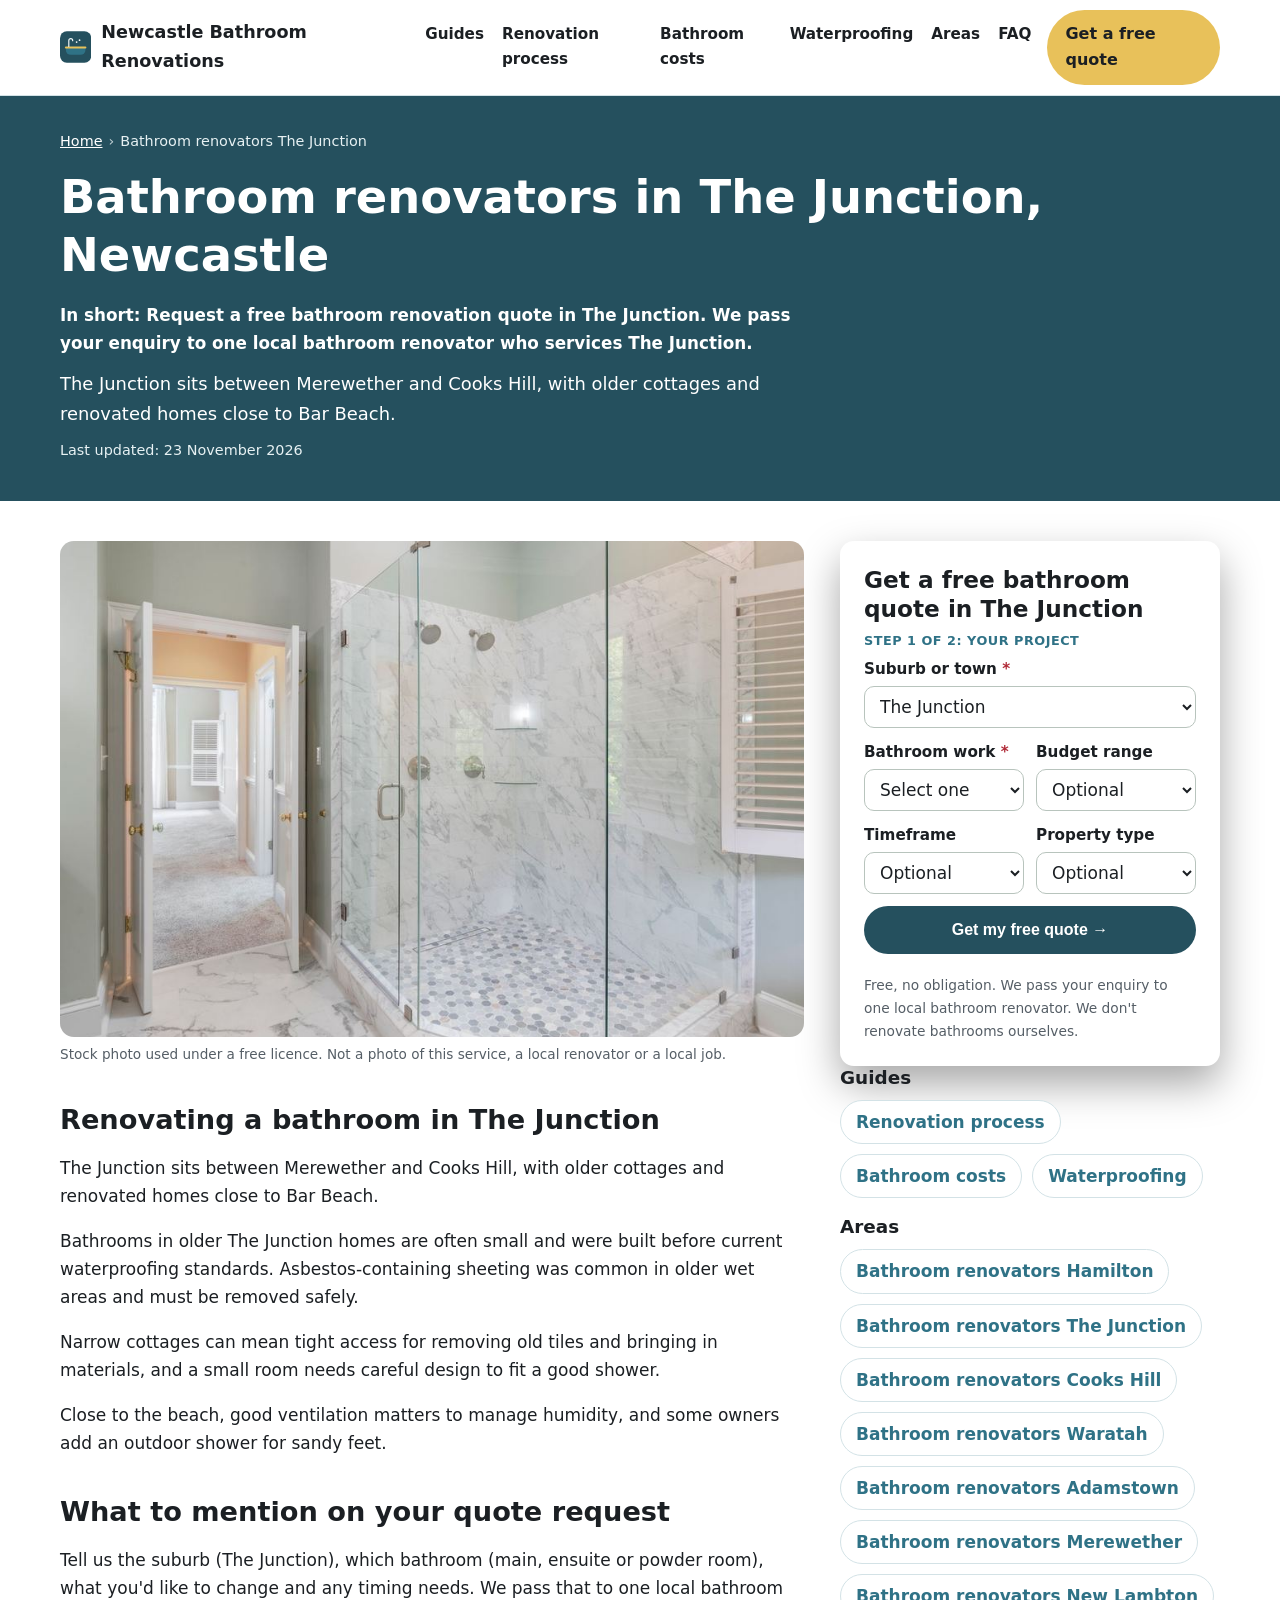
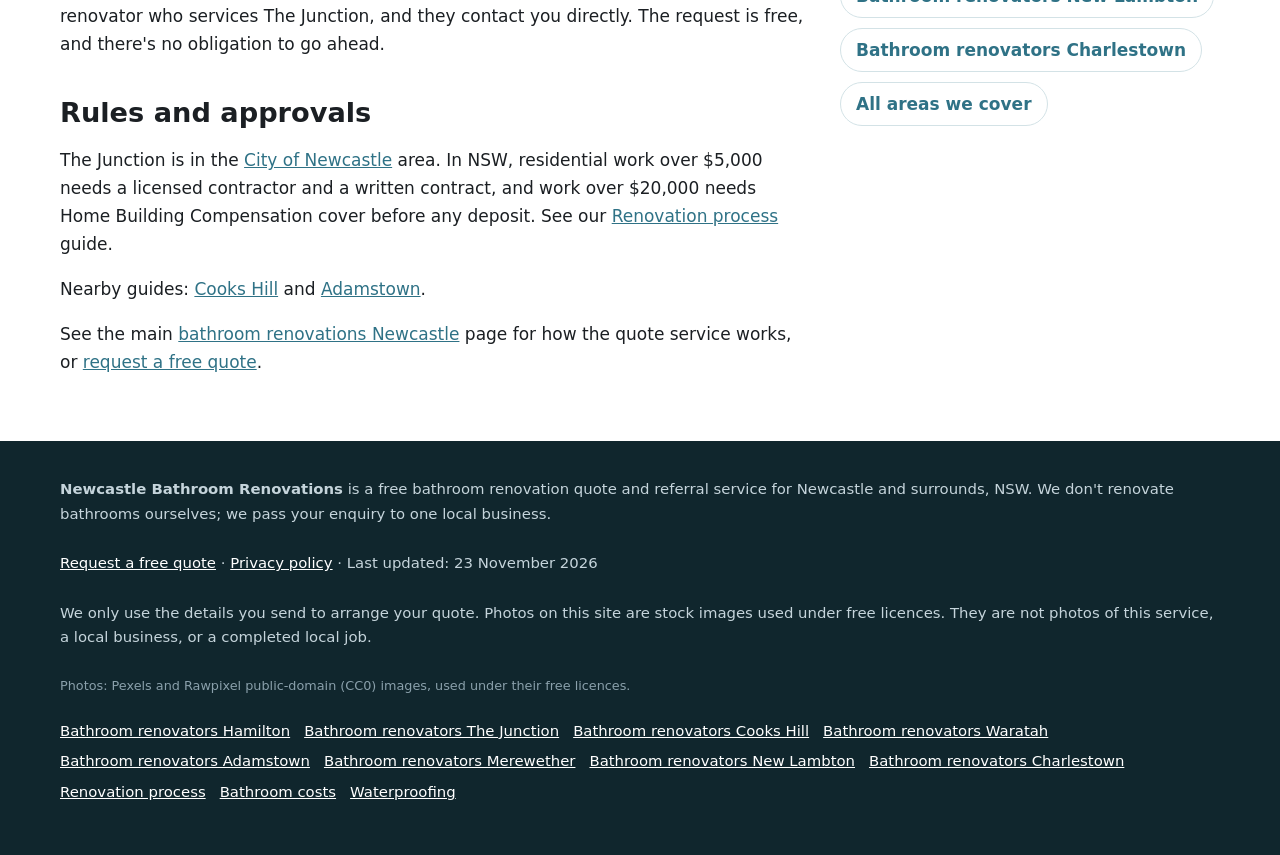
<file: bathroom-renovations-the-junction/index.html>
<!doctype html>
<html lang="en-AU">
<head>
<meta charset="utf-8">
<!-- Search Console verification meta tag goes here once the property is created -->
<meta name="viewport" content="width=device-width, initial-scale=1">
<title>Bathroom renovators The Junction | Free Bathroom Renovation Quotes, Newcastle</title>
<meta name="description" content="Request a free bathroom renovation quote in The Junction. We pass your enquiry to one local bathroom renovator who services The Junction.">
<link rel="canonical" href="https://newcastlebathroomrenovations.com.au/bathroom-renovations-the-junction/">
<link rel="icon" href="/favicon.svg" type="image/svg+xml">
<meta name="theme-color" content="#25505e">
<meta property="og:type" content="article">
<meta property="og:locale" content="en_AU">
<meta property="og:site_name" content="Newcastle Bathroom Renovations">
<meta property="og:title" content="Bathroom renovators The Junction | Free Bathroom Renovation Quotes, Newcastle">
<meta property="og:description" content="Request a free bathroom renovation quote in The Junction. We pass your enquiry to one local bathroom renovator who services The Junction.">
<meta property="og:url" content="https://newcastlebathroomrenovations.com.au/bathroom-renovations-the-junction/">
<meta property="og:image" content="https://newcastlebathroomrenovations.com.au/img/hero.jpg">
<meta name="twitter:card" content="summary_large_image">
<meta name="twitter:image" content="https://newcastlebathroomrenovations.com.au/img/hero.jpg">
<script>document.documentElement.classList.add('js')</script>
<link rel="stylesheet" href="/styles.css">
<!-- GA4 Measurement ID G-DM1R0FQD68 -->
<script async src="https://www.googletagmanager.com/gtag/js?id=G-DM1R0FQD68"></script>
<script>window.dataLayer=window.dataLayer||[];function gtag(){dataLayer.push(arguments);}gtag('js',new Date());gtag('config','G-DM1R0FQD68');</script>
<script type="application/ld+json">
{
 "@context": "https://schema.org",
 "@type": "WebPage",
 "@id": "https://newcastlebathroomrenovations.com.au/bathroom-renovations-the-junction/#webpage",
 "url": "https://newcastlebathroomrenovations.com.au/bathroom-renovations-the-junction/",
 "name": "Bathroom renovators The Junction | Free Bathroom Renovation Quotes, Newcastle",
 "description": "Request a free bathroom renovation quote in The Junction. We pass your enquiry to one local bathroom renovator who services The Junction.",
 "inLanguage": "en-AU",
 "dateModified": "2026-11-23",
 "isPartOf": {
  "@id": "https://newcastlebathroomrenovations.com.au/#website"
 }
}
</script>
<script type="application/ld+json">
{
 "@context": "https://schema.org",
 "@type": "BreadcrumbList",
 "itemListElement": [
  {
   "@type": "ListItem",
   "position": 1,
   "name": "Home",
   "item": "https://newcastlebathroomrenovations.com.au/"
  },
  {
   "@type": "ListItem",
   "position": 2,
   "name": "Bathroom renovators The Junction",
   "item": "https://newcastlebathroomrenovations.com.au/bathroom-renovations-the-junction/"
  }
 ]
}
</script>
<script type="application/ld+json">
{
 "@context": "https://schema.org",
 "@type": "Service",
 "@id": "https://newcastlebathroomrenovations.com.au/bathroom-renovations-the-junction/#service",
 "name": "Bathroom renovators The Junction",
 "serviceType": "Bathroom renovator referral and quote service",
 "url": "https://newcastlebathroomrenovations.com.au/bathroom-renovations-the-junction/",
 "provider": {
  "@type": "Organization",
  "name": "Newcastle Bathroom Renovations",
  "url": "https://newcastlebathroomrenovations.com.au/"
 },
 "areaServed": [
  {
   "@type": "Place",
   "name": "The Junction, NSW"
  }
 ]
}
</script>
</head>
<body>
<a class="skip-link" href="#main">Skip to content</a>
<header class="site-header">
  <div class="wrap">
    <a class="brand" href="/" aria-label="Newcastle Bathroom Renovations home">
      <svg viewBox="0 0 64 64" aria-hidden="true"><rect width="64" height="64" rx="14" fill="#25505e"/><path d="M12 34h40v4a10 10 0 0 1-10 10H22a10 10 0 0 1-10-10z" fill="#2f7286"/><rect x="10" y="31" width="44" height="4" rx="2" fill="#e8c15a"/><path d="M18 31V19a4 4 0 0 1 8 0" fill="none" stroke="#f2f7f8" stroke-width="2.4" stroke-linecap="round"/><circle cx="34" cy="22" r="1.8" fill="#f2f7f8"/><circle cx="40" cy="18" r="1.8" fill="#f2f7f8"/></svg>
      Newcastle Bathroom Renovations
    </a>
    <nav class="nav" aria-label="Main">
      <a href="/#guides">Guides</a><a href="/bathroom-renovation-process/">Renovation process</a><a href="/bathroom-renovation-costs/">Bathroom costs</a><a href="/bathroom-waterproofing/">Waterproofing</a><a href="/#areas">Areas</a><a href="/#faq">FAQ</a>
    </nav>
    <a class="btn btn-call header-call" href="#quote">Get a free quote</a>
  </div>
</header>
<main id="main">
<section class="page-hero" aria-labelledby="h1">
  <div class="wrap">
    <nav class="crumbs" aria-label="Breadcrumb"><ol><li><a href="/">Home</a></li><li aria-current="page">Bathroom renovators The Junction</li></ol></nav>
    <h1 id="h1">Bathroom renovators in The Junction, Newcastle</h1>
    <p class="summary">In short: Request a free bathroom renovation quote in The Junction. We pass your enquiry to one local bathroom renovator who services The Junction.</p>
    <p class="lead">The Junction sits between Merewether and Cooks Hill, with older cottages and renovated homes close to Bar Beach.</p>
    <p class="updated">Last updated: 23 November 2026</p>
  </div>
</section>
<div class="wrap page-grid">
  <article class="page-body">
<figure><img src="/img/type2.jpg" width="1200" height="800" style="aspect-ratio:3/2;object-fit:cover" alt="Stock photo illustrating bathroom renovation work" decoding="async"><figcaption>Stock photo used under a free licence. Not a photo of this service, a local renovator or a local job.</figcaption></figure>

<h2>Renovating a bathroom in The Junction</h2>
<p>The Junction sits between Merewether and Cooks Hill, with older cottages and renovated homes close to Bar Beach.</p>
<p>Bathrooms in older The Junction homes are often small and were built before current waterproofing standards. Asbestos-containing sheeting was common in older wet areas and must be removed safely.</p><p>Narrow cottages can mean tight access for removing old tiles and bringing in materials, and a small room needs careful design to fit a good shower.</p><p>Close to the beach, good ventilation matters to manage humidity, and some owners add an outdoor shower for sandy feet.</p>
<h2>What to mention on your quote request</h2>
<p>Tell us the suburb (The Junction), which bathroom (main, ensuite or powder room), what you&#x27;d like to change and any timing needs. We pass that to one local bathroom renovator who services The Junction, and they contact you directly. The request is free, and there's no obligation to go ahead.</p>
<h2>Rules and approvals</h2>
<p>The Junction is in the <a href="https://newcastle.nsw.gov.au/" rel="noopener">City of Newcastle</a> area. In NSW, residential work over $5,000 needs a licensed contractor and a written contract, and work over $20,000 needs Home Building Compensation cover before any deposit. See our <a href="/bathroom-renovation-process/">Renovation process</a> guide.</p>
<p>Nearby guides: <a href="/bathroom-renovations-cooks-hill/">Cooks Hill</a> and <a href="/bathroom-renovations-adamstown/">Adamstown</a>.</p>

<p class="home-link">See the main <a href="/">bathroom renovations Newcastle</a> page for how the quote service works, or <a href="#quote">request a free quote</a>.</p>
  </article>
  <aside class="page-aside">
    <div class="hero-form-card" id="quote">
      <h2 id="quote-h">Get a free bathroom quote in The Junction</h2>
      <form class="quote-form two-step" id="quote-form" data-form="bathroom_renovation_quote" action="https://formsubmit.co/quotes@newcastlebathroomrenovations.com.au" method="post" novalidate>
        <input type="hidden" name="_subject" value="New quote request – newcastlebathroomrenovations.com.au">
        <input type="hidden" name="_captcha" value="true">
        <input type="hidden" name="_template" value="table">
        <input type="hidden" name="_next" value="https://newcastlebathroomrenovations.com.au/thanks.html?lead=1">
        <input type="hidden" name="_autoresponse" value="Thanks for your bathroom renovation request. We&#x27;ve received it and are passing it to a local bathroom renovator, who&#x27;ll be in touch about your project.">
        <input type="text" name="_honey" style="display:none" tabindex="-1" autocomplete="off" aria-hidden="true">
        <input type="hidden" name="source" value="newcastlebathroomrenovations.com.au">
        <input type="hidden" name="page" value="/bathroom-renovations-the-junction/">
        <fieldset class="step step-1">
          <legend class="step-label">Step 1 of 2: your project</legend>
          <div class="full"><label for="suburb">Suburb or town <span class="req" aria-hidden="true">*</span></label>
            <select id="suburb" name="suburb" required><option value="">Choose your suburb</option><option>Newcastle</option><option>Cooks Hill</option><option>The Hill</option><option>Bar Beach</option><option>Merewether</option><option>Merewether Heights</option><option selected>The Junction</option><option>Hamilton</option><option>Hamilton South</option><option>Islington</option><option>Mayfield</option><option>Mayfield West</option><option>Waratah</option><option>Waratah West</option><option>Georgetown</option><option>Broadmeadow</option><option>Adamstown</option><option>Adamstown Heights</option><option>Kotara</option><option>New Lambton</option><option>New Lambton Heights</option><option>Lambton</option><option>North Lambton</option><option>Jesmond</option><option>Rankin Park</option><option>Elermore Vale</option><option>Wallsend</option><option>Maryland</option><option>Fletcher</option><option>Minmi</option><option>Shortland</option><option>Beresfield</option><option>Charlestown</option><option>Cardiff</option><option>Whitebridge</option><option>Warners Bay</option><option value="Other">Other (tell us below)</option></select></div>
          <div class="full other-wrap"><label for="suburb_other">Other suburb or town</label><input id="suburb_other" name="suburb_other" type="text" autocomplete="address-level2"></div>
          <div><label for="proj_type">Bathroom work <span class="req" aria-hidden="true">*</span></label>
            <select id="proj_type" name="bathroom_work" required><option value="">Select one</option><option>Full bathroom renovation</option><option>Ensuite</option><option>Shower or bath update</option><option>Accessible bathroom</option><option>Bathroom and laundry</option><option>Not sure</option></select></div>
          <div><label for="budget">Budget range</label>
            <select id="budget" name="budget"><option value="">Optional</option><option>Under $15,000</option><option>$15,000–$25,000</option><option>$25,000–$35,000</option><option>$35,000–$50,000</option><option>$50,000 or more</option><option>Not sure / want advice</option></select></div>
          <div><label for="timeframe">Timeframe</label>
            <select id="timeframe" name="timeframe"><option value="">Optional</option><option>ASAP / within a month</option><option>Next 1–3 months</option><option>3–6 months</option><option>6–12 months</option><option>Just researching</option></select></div>
          <div><label for="extra1">Property type</label>
            <select id="extra1" name="property_type"><option value="">Optional</option><option>House</option><option>Unit or apartment</option><option>Townhouse</option><option>Not sure</option></select></div>
          <div class="full js-only"><button class="btn btn-primary btn-block" type="button" id="to-step-2">Get my free quote →</button></div>
          <p class="microcopy full">Free, no obligation. We pass your enquiry to one local bathroom renovator. We don't renovate bathrooms ourselves.</p>
          <p class="form-error full" id="step1-error" role="alert" hidden>Please choose your suburb and the bathroom work you want.</p>
        </fieldset>
        <fieldset class="step step-2" id="step-2">
          <legend class="step-label">Step 2 of 2: your details</legend>
          <div><label for="name">Name <span class="req" aria-hidden="true">*</span></label><input id="name" name="name" type="text" autocomplete="name" required></div>
          <div><label for="phone">Phone <span class="req" aria-hidden="true">*</span></label><input id="phone" name="phone" type="tel" autocomplete="tel" inputmode="tel" required></div>
          <div class="full"><label for="email">Email <span class="req" aria-hidden="true">*</span></label><input id="email" name="email" type="email" autocomplete="email" required></div>
          <div class="full"><label for="message">Anything else we should pass on?</label><textarea id="message" name="message" rows="2" placeholder="e.g. main bathroom in Hamilton, swap the bath for a walk-in shower"></textarea></div>
          <p class="consent full">By sending this form you agree we can share your details with one local bathroom renovator so they can quote for your project. See our <a href="/privacy.html">privacy policy</a>.</p>
          <div class="full step2-actions"><button class="btn btn-primary" type="submit">Send my quote request</button><button class="btn-link js-only" type="button" id="back-1">← Back</button></div>
        </fieldset>
      </form>
    </div>
    <h3>Guides</h3>
    <ul class="link-list"><li><a href="/bathroom-renovation-process/">Renovation process</a></li><li><a href="/bathroom-renovation-costs/">Bathroom costs</a></li><li><a href="/bathroom-waterproofing/">Waterproofing</a></li></ul>
    <h3>Areas</h3>
    <ul class="link-list"><li><a href="/bathroom-renovations-hamilton/">Bathroom renovators Hamilton</a></li><li><a href="/bathroom-renovations-the-junction/">Bathroom renovators The Junction</a></li><li><a href="/bathroom-renovations-cooks-hill/">Bathroom renovators Cooks Hill</a></li><li><a href="/bathroom-renovations-waratah/">Bathroom renovators Waratah</a></li><li><a href="/bathroom-renovations-adamstown/">Bathroom renovators Adamstown</a></li><li><a href="/bathroom-renovations-merewether/">Bathroom renovators Merewether</a></li><li><a href="/bathroom-renovations-new-lambton/">Bathroom renovators New Lambton</a></li><li><a href="/bathroom-renovations-charlestown/">Bathroom renovators Charlestown</a></li><li><a href="/#areas">All areas we cover</a></li></ul>
  </aside>
</div>
</main>
<footer class="site-footer">
  <div class="wrap">
    <p><strong>Newcastle Bathroom Renovations</strong> is a free bathroom renovation quote and referral service for Newcastle and surrounds, NSW. We don't renovate bathrooms ourselves; we pass your enquiry to one local business.</p>
    <p><a href="#quote">Request a free quote</a> · <a href="/privacy.html">Privacy policy</a> · Last updated: 23 November 2026</p>
    <p>We only use the details you send to arrange your quote. Photos on this site are stock images used under free licences. They are not photos of this service, a local business, or a completed local job.</p>
    <p class="credit-line">Photos: Pexels and Rawpixel public-domain (CC0) images, used under their free licences.</p>
    <p class="footer-links"><a href="/bathroom-renovations-hamilton/">Bathroom renovators Hamilton</a> <a href="/bathroom-renovations-the-junction/">Bathroom renovators The Junction</a> <a href="/bathroom-renovations-cooks-hill/">Bathroom renovators Cooks Hill</a> <a href="/bathroom-renovations-waratah/">Bathroom renovators Waratah</a> <a href="/bathroom-renovations-adamstown/">Bathroom renovators Adamstown</a> <a href="/bathroom-renovations-merewether/">Bathroom renovators Merewether</a> <a href="/bathroom-renovations-new-lambton/">Bathroom renovators New Lambton</a> <a href="/bathroom-renovations-charlestown/">Bathroom renovators Charlestown</a> <a href="/bathroom-renovation-process/">Renovation process</a> <a href="/bathroom-renovation-costs/">Bathroom costs</a> <a href="/bathroom-waterproofing/">Waterproofing</a></p>
  </div>
</footer>

<div class="mobile-call" aria-label="Quick contact">
  <a class="btn btn-call" href="#quote">Get a free quote</a>
</div>
<script src="/form.js" defer></script>
<script>(function(){var b=document.querySelector('.mobile-call'),q=document.getElementById('quote');if(!b||!q||!('IntersectionObserver' in window))return;new IntersectionObserver(function(e){b.classList.toggle('mc-off',e[0].isIntersecting)},{threshold:.15}).observe(q)})();</script>

</body>
</html>
</file>
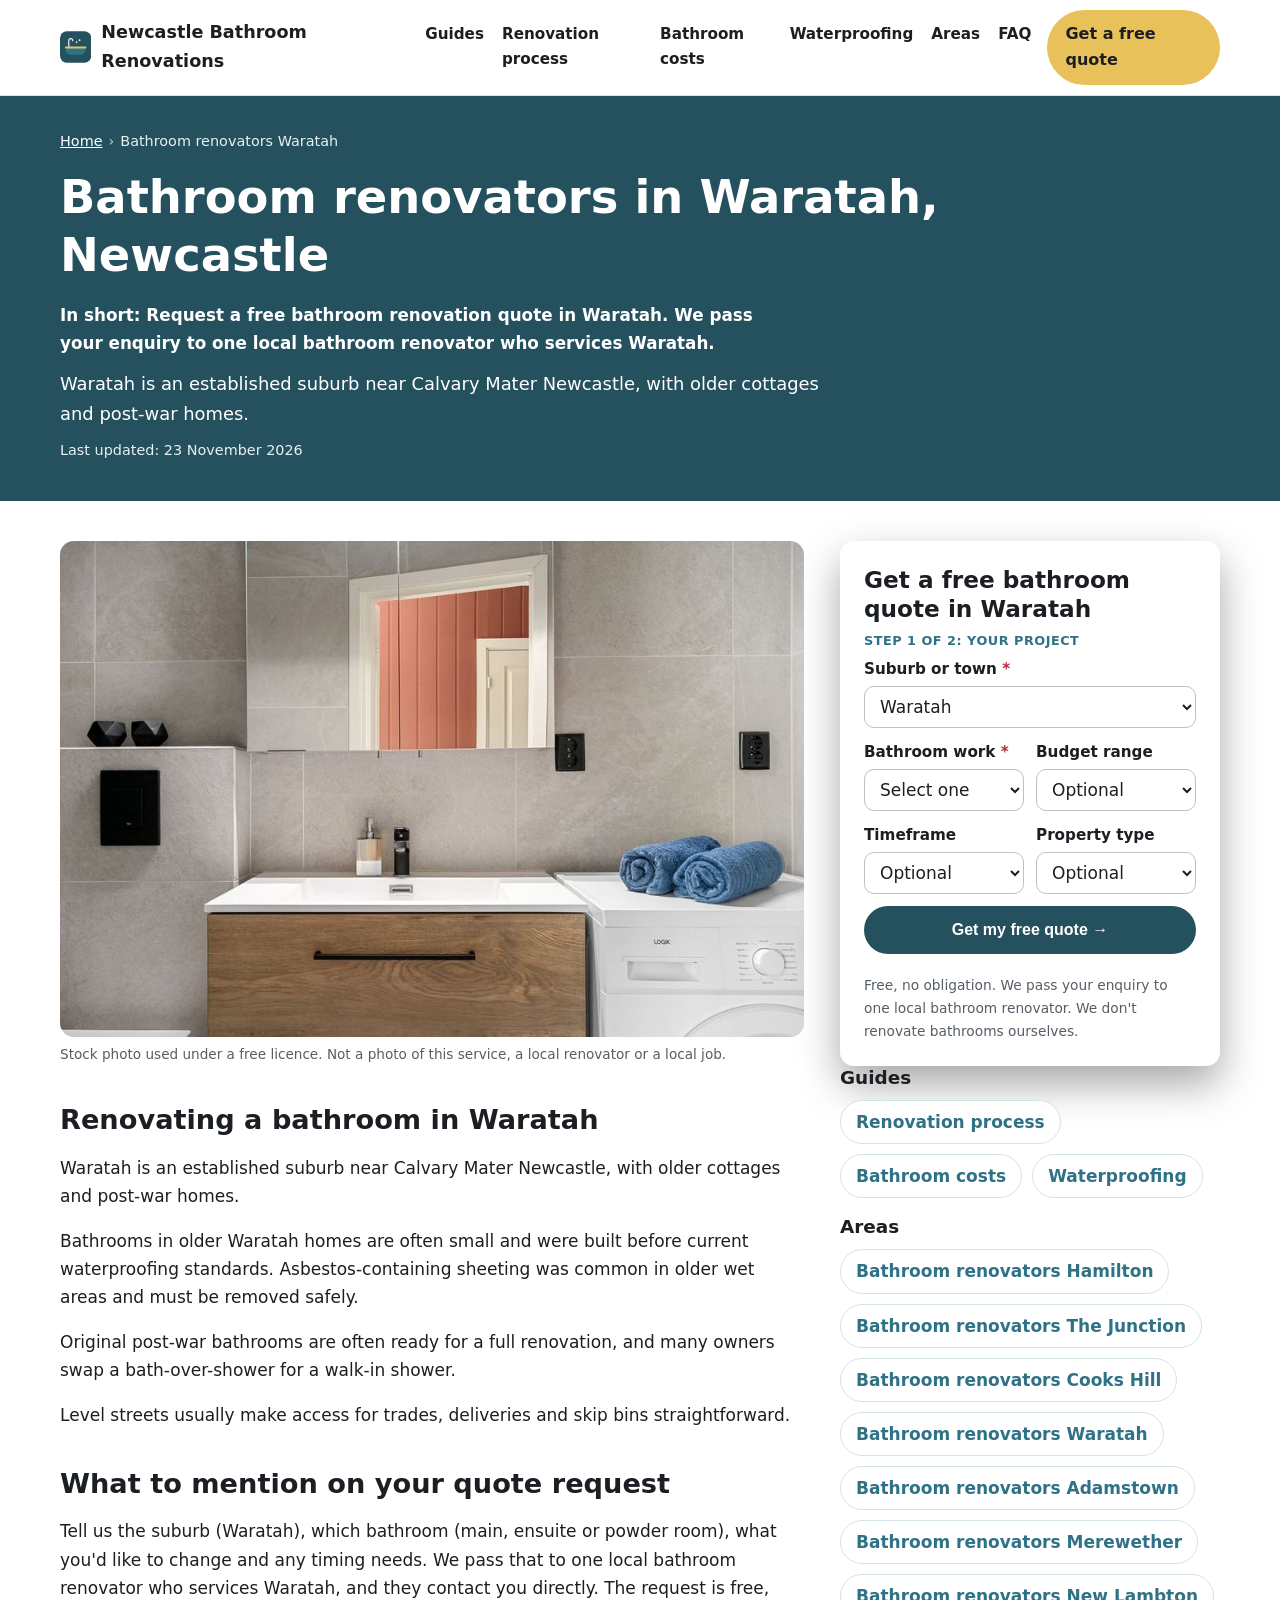
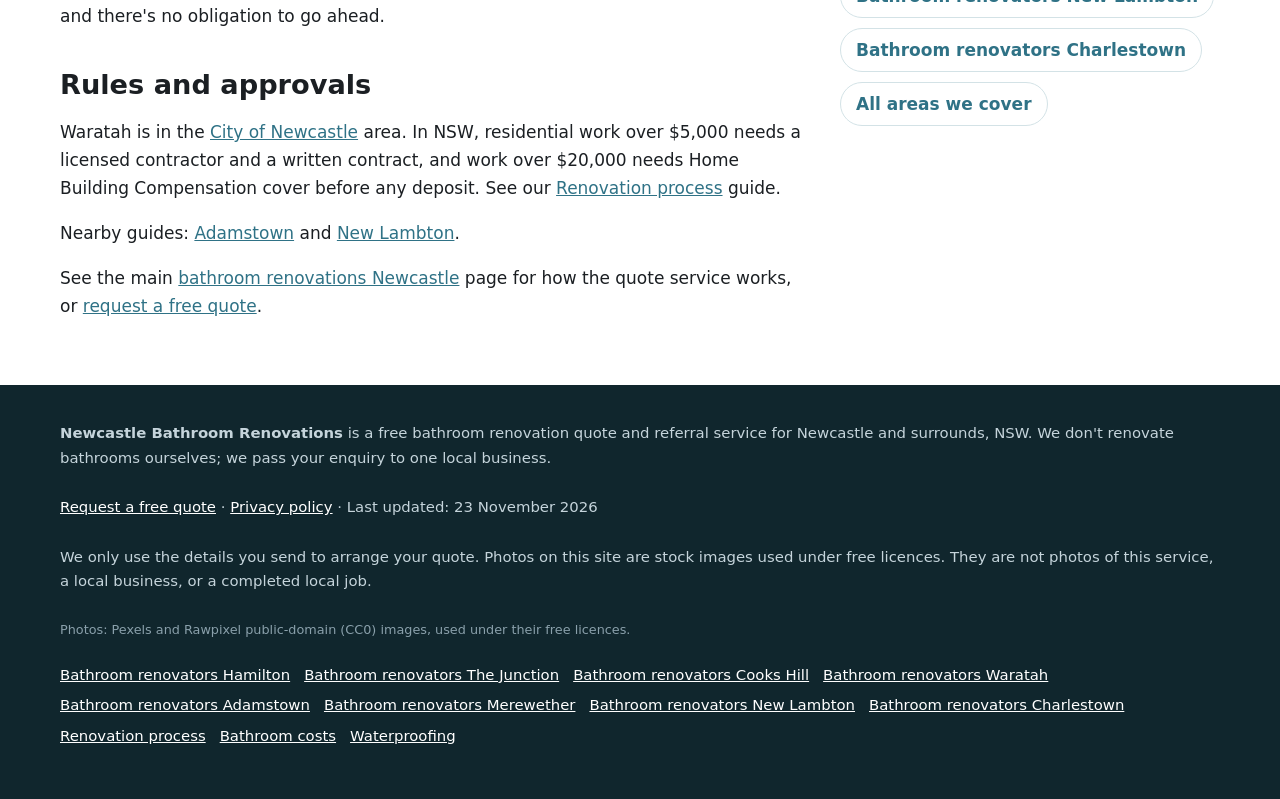
<file: bathroom-renovations-waratah/index.html>
<!doctype html>
<html lang="en-AU">
<head>
<meta charset="utf-8">
<!-- Search Console verification meta tag goes here once the property is created -->
<meta name="viewport" content="width=device-width, initial-scale=1">
<title>Bathroom renovators Waratah | Free Bathroom Renovation Quotes, Newcastle</title>
<meta name="description" content="Request a free bathroom renovation quote in Waratah. We pass your enquiry to one local bathroom renovator who services Waratah.">
<link rel="canonical" href="https://newcastlebathroomrenovations.com.au/bathroom-renovations-waratah/">
<link rel="icon" href="/favicon.svg" type="image/svg+xml">
<meta name="theme-color" content="#25505e">
<meta property="og:type" content="article">
<meta property="og:locale" content="en_AU">
<meta property="og:site_name" content="Newcastle Bathroom Renovations">
<meta property="og:title" content="Bathroom renovators Waratah | Free Bathroom Renovation Quotes, Newcastle">
<meta property="og:description" content="Request a free bathroom renovation quote in Waratah. We pass your enquiry to one local bathroom renovator who services Waratah.">
<meta property="og:url" content="https://newcastlebathroomrenovations.com.au/bathroom-renovations-waratah/">
<meta property="og:image" content="https://newcastlebathroomrenovations.com.au/img/hero.jpg">
<meta name="twitter:card" content="summary_large_image">
<meta name="twitter:image" content="https://newcastlebathroomrenovations.com.au/img/hero.jpg">
<script>document.documentElement.classList.add('js')</script>
<link rel="stylesheet" href="/styles.css">
<!-- GA4 Measurement ID G-DM1R0FQD68 -->
<script async src="https://www.googletagmanager.com/gtag/js?id=G-DM1R0FQD68"></script>
<script>window.dataLayer=window.dataLayer||[];function gtag(){dataLayer.push(arguments);}gtag('js',new Date());gtag('config','G-DM1R0FQD68');</script>
<script type="application/ld+json">
{
 "@context": "https://schema.org",
 "@type": "WebPage",
 "@id": "https://newcastlebathroomrenovations.com.au/bathroom-renovations-waratah/#webpage",
 "url": "https://newcastlebathroomrenovations.com.au/bathroom-renovations-waratah/",
 "name": "Bathroom renovators Waratah | Free Bathroom Renovation Quotes, Newcastle",
 "description": "Request a free bathroom renovation quote in Waratah. We pass your enquiry to one local bathroom renovator who services Waratah.",
 "inLanguage": "en-AU",
 "dateModified": "2026-11-23",
 "isPartOf": {
  "@id": "https://newcastlebathroomrenovations.com.au/#website"
 }
}
</script>
<script type="application/ld+json">
{
 "@context": "https://schema.org",
 "@type": "BreadcrumbList",
 "itemListElement": [
  {
   "@type": "ListItem",
   "position": 1,
   "name": "Home",
   "item": "https://newcastlebathroomrenovations.com.au/"
  },
  {
   "@type": "ListItem",
   "position": 2,
   "name": "Bathroom renovators Waratah",
   "item": "https://newcastlebathroomrenovations.com.au/bathroom-renovations-waratah/"
  }
 ]
}
</script>
<script type="application/ld+json">
{
 "@context": "https://schema.org",
 "@type": "Service",
 "@id": "https://newcastlebathroomrenovations.com.au/bathroom-renovations-waratah/#service",
 "name": "Bathroom renovators Waratah",
 "serviceType": "Bathroom renovator referral and quote service",
 "url": "https://newcastlebathroomrenovations.com.au/bathroom-renovations-waratah/",
 "provider": {
  "@type": "Organization",
  "name": "Newcastle Bathroom Renovations",
  "url": "https://newcastlebathroomrenovations.com.au/"
 },
 "areaServed": [
  {
   "@type": "Place",
   "name": "Waratah, NSW"
  }
 ]
}
</script>
</head>
<body>
<a class="skip-link" href="#main">Skip to content</a>
<header class="site-header">
  <div class="wrap">
    <a class="brand" href="/" aria-label="Newcastle Bathroom Renovations home">
      <svg viewBox="0 0 64 64" aria-hidden="true"><rect width="64" height="64" rx="14" fill="#25505e"/><path d="M12 34h40v4a10 10 0 0 1-10 10H22a10 10 0 0 1-10-10z" fill="#2f7286"/><rect x="10" y="31" width="44" height="4" rx="2" fill="#e8c15a"/><path d="M18 31V19a4 4 0 0 1 8 0" fill="none" stroke="#f2f7f8" stroke-width="2.4" stroke-linecap="round"/><circle cx="34" cy="22" r="1.8" fill="#f2f7f8"/><circle cx="40" cy="18" r="1.8" fill="#f2f7f8"/></svg>
      Newcastle Bathroom Renovations
    </a>
    <nav class="nav" aria-label="Main">
      <a href="/#guides">Guides</a><a href="/bathroom-renovation-process/">Renovation process</a><a href="/bathroom-renovation-costs/">Bathroom costs</a><a href="/bathroom-waterproofing/">Waterproofing</a><a href="/#areas">Areas</a><a href="/#faq">FAQ</a>
    </nav>
    <a class="btn btn-call header-call" href="#quote">Get a free quote</a>
  </div>
</header>
<main id="main">
<section class="page-hero" aria-labelledby="h1">
  <div class="wrap">
    <nav class="crumbs" aria-label="Breadcrumb"><ol><li><a href="/">Home</a></li><li aria-current="page">Bathroom renovators Waratah</li></ol></nav>
    <h1 id="h1">Bathroom renovators in Waratah, Newcastle</h1>
    <p class="summary">In short: Request a free bathroom renovation quote in Waratah. We pass your enquiry to one local bathroom renovator who services Waratah.</p>
    <p class="lead">Waratah is an established suburb near Calvary Mater Newcastle, with older cottages and post-war homes.</p>
    <p class="updated">Last updated: 23 November 2026</p>
  </div>
</section>
<div class="wrap page-grid">
  <article class="page-body">
<figure><img src="/img/type3.jpg" width="1200" height="800" style="aspect-ratio:3/2;object-fit:cover" alt="Stock photo illustrating bathroom renovation work" decoding="async"><figcaption>Stock photo used under a free licence. Not a photo of this service, a local renovator or a local job.</figcaption></figure>

<h2>Renovating a bathroom in Waratah</h2>
<p>Waratah is an established suburb near Calvary Mater Newcastle, with older cottages and post-war homes.</p>
<p>Bathrooms in older Waratah homes are often small and were built before current waterproofing standards. Asbestos-containing sheeting was common in older wet areas and must be removed safely.</p><p>Original post-war bathrooms are often ready for a full renovation, and many owners swap a bath-over-shower for a walk-in shower.</p><p>Level streets usually make access for trades, deliveries and skip bins straightforward.</p>
<h2>What to mention on your quote request</h2>
<p>Tell us the suburb (Waratah), which bathroom (main, ensuite or powder room), what you&#x27;d like to change and any timing needs. We pass that to one local bathroom renovator who services Waratah, and they contact you directly. The request is free, and there's no obligation to go ahead.</p>
<h2>Rules and approvals</h2>
<p>Waratah is in the <a href="https://newcastle.nsw.gov.au/" rel="noopener">City of Newcastle</a> area. In NSW, residential work over $5,000 needs a licensed contractor and a written contract, and work over $20,000 needs Home Building Compensation cover before any deposit. See our <a href="/bathroom-renovation-process/">Renovation process</a> guide.</p>
<p>Nearby guides: <a href="/bathroom-renovations-adamstown/">Adamstown</a> and <a href="/bathroom-renovations-new-lambton/">New Lambton</a>.</p>

<p class="home-link">See the main <a href="/">bathroom renovations Newcastle</a> page for how the quote service works, or <a href="#quote">request a free quote</a>.</p>
  </article>
  <aside class="page-aside">
    <div class="hero-form-card" id="quote">
      <h2 id="quote-h">Get a free bathroom quote in Waratah</h2>
      <form class="quote-form two-step" id="quote-form" data-form="bathroom_renovation_quote" action="https://formsubmit.co/quotes@newcastlebathroomrenovations.com.au" method="post" novalidate>
        <input type="hidden" name="_subject" value="New quote request – newcastlebathroomrenovations.com.au">
        <input type="hidden" name="_captcha" value="true">
        <input type="hidden" name="_template" value="table">
        <input type="hidden" name="_next" value="https://newcastlebathroomrenovations.com.au/thanks.html?lead=1">
        <input type="hidden" name="_autoresponse" value="Thanks for your bathroom renovation request. We&#x27;ve received it and are passing it to a local bathroom renovator, who&#x27;ll be in touch about your project.">
        <input type="text" name="_honey" style="display:none" tabindex="-1" autocomplete="off" aria-hidden="true">
        <input type="hidden" name="source" value="newcastlebathroomrenovations.com.au">
        <input type="hidden" name="page" value="/bathroom-renovations-waratah/">
        <fieldset class="step step-1">
          <legend class="step-label">Step 1 of 2: your project</legend>
          <div class="full"><label for="suburb">Suburb or town <span class="req" aria-hidden="true">*</span></label>
            <select id="suburb" name="suburb" required><option value="">Choose your suburb</option><option>Newcastle</option><option>Cooks Hill</option><option>The Hill</option><option>Bar Beach</option><option>Merewether</option><option>Merewether Heights</option><option>The Junction</option><option>Hamilton</option><option>Hamilton South</option><option>Islington</option><option>Mayfield</option><option>Mayfield West</option><option selected>Waratah</option><option>Waratah West</option><option>Georgetown</option><option>Broadmeadow</option><option>Adamstown</option><option>Adamstown Heights</option><option>Kotara</option><option>New Lambton</option><option>New Lambton Heights</option><option>Lambton</option><option>North Lambton</option><option>Jesmond</option><option>Rankin Park</option><option>Elermore Vale</option><option>Wallsend</option><option>Maryland</option><option>Fletcher</option><option>Minmi</option><option>Shortland</option><option>Beresfield</option><option>Charlestown</option><option>Cardiff</option><option>Whitebridge</option><option>Warners Bay</option><option value="Other">Other (tell us below)</option></select></div>
          <div class="full other-wrap"><label for="suburb_other">Other suburb or town</label><input id="suburb_other" name="suburb_other" type="text" autocomplete="address-level2"></div>
          <div><label for="proj_type">Bathroom work <span class="req" aria-hidden="true">*</span></label>
            <select id="proj_type" name="bathroom_work" required><option value="">Select one</option><option>Full bathroom renovation</option><option>Ensuite</option><option>Shower or bath update</option><option>Accessible bathroom</option><option>Bathroom and laundry</option><option>Not sure</option></select></div>
          <div><label for="budget">Budget range</label>
            <select id="budget" name="budget"><option value="">Optional</option><option>Under $15,000</option><option>$15,000–$25,000</option><option>$25,000–$35,000</option><option>$35,000–$50,000</option><option>$50,000 or more</option><option>Not sure / want advice</option></select></div>
          <div><label for="timeframe">Timeframe</label>
            <select id="timeframe" name="timeframe"><option value="">Optional</option><option>ASAP / within a month</option><option>Next 1–3 months</option><option>3–6 months</option><option>6–12 months</option><option>Just researching</option></select></div>
          <div><label for="extra1">Property type</label>
            <select id="extra1" name="property_type"><option value="">Optional</option><option>House</option><option>Unit or apartment</option><option>Townhouse</option><option>Not sure</option></select></div>
          <div class="full js-only"><button class="btn btn-primary btn-block" type="button" id="to-step-2">Get my free quote →</button></div>
          <p class="microcopy full">Free, no obligation. We pass your enquiry to one local bathroom renovator. We don't renovate bathrooms ourselves.</p>
          <p class="form-error full" id="step1-error" role="alert" hidden>Please choose your suburb and the bathroom work you want.</p>
        </fieldset>
        <fieldset class="step step-2" id="step-2">
          <legend class="step-label">Step 2 of 2: your details</legend>
          <div><label for="name">Name <span class="req" aria-hidden="true">*</span></label><input id="name" name="name" type="text" autocomplete="name" required></div>
          <div><label for="phone">Phone <span class="req" aria-hidden="true">*</span></label><input id="phone" name="phone" type="tel" autocomplete="tel" inputmode="tel" required></div>
          <div class="full"><label for="email">Email <span class="req" aria-hidden="true">*</span></label><input id="email" name="email" type="email" autocomplete="email" required></div>
          <div class="full"><label for="message">Anything else we should pass on?</label><textarea id="message" name="message" rows="2" placeholder="e.g. main bathroom in Hamilton, swap the bath for a walk-in shower"></textarea></div>
          <p class="consent full">By sending this form you agree we can share your details with one local bathroom renovator so they can quote for your project. See our <a href="/privacy.html">privacy policy</a>.</p>
          <div class="full step2-actions"><button class="btn btn-primary" type="submit">Send my quote request</button><button class="btn-link js-only" type="button" id="back-1">← Back</button></div>
        </fieldset>
      </form>
    </div>
    <h3>Guides</h3>
    <ul class="link-list"><li><a href="/bathroom-renovation-process/">Renovation process</a></li><li><a href="/bathroom-renovation-costs/">Bathroom costs</a></li><li><a href="/bathroom-waterproofing/">Waterproofing</a></li></ul>
    <h3>Areas</h3>
    <ul class="link-list"><li><a href="/bathroom-renovations-hamilton/">Bathroom renovators Hamilton</a></li><li><a href="/bathroom-renovations-the-junction/">Bathroom renovators The Junction</a></li><li><a href="/bathroom-renovations-cooks-hill/">Bathroom renovators Cooks Hill</a></li><li><a href="/bathroom-renovations-waratah/">Bathroom renovators Waratah</a></li><li><a href="/bathroom-renovations-adamstown/">Bathroom renovators Adamstown</a></li><li><a href="/bathroom-renovations-merewether/">Bathroom renovators Merewether</a></li><li><a href="/bathroom-renovations-new-lambton/">Bathroom renovators New Lambton</a></li><li><a href="/bathroom-renovations-charlestown/">Bathroom renovators Charlestown</a></li><li><a href="/#areas">All areas we cover</a></li></ul>
  </aside>
</div>
</main>
<footer class="site-footer">
  <div class="wrap">
    <p><strong>Newcastle Bathroom Renovations</strong> is a free bathroom renovation quote and referral service for Newcastle and surrounds, NSW. We don't renovate bathrooms ourselves; we pass your enquiry to one local business.</p>
    <p><a href="#quote">Request a free quote</a> · <a href="/privacy.html">Privacy policy</a> · Last updated: 23 November 2026</p>
    <p>We only use the details you send to arrange your quote. Photos on this site are stock images used under free licences. They are not photos of this service, a local business, or a completed local job.</p>
    <p class="credit-line">Photos: Pexels and Rawpixel public-domain (CC0) images, used under their free licences.</p>
    <p class="footer-links"><a href="/bathroom-renovations-hamilton/">Bathroom renovators Hamilton</a> <a href="/bathroom-renovations-the-junction/">Bathroom renovators The Junction</a> <a href="/bathroom-renovations-cooks-hill/">Bathroom renovators Cooks Hill</a> <a href="/bathroom-renovations-waratah/">Bathroom renovators Waratah</a> <a href="/bathroom-renovations-adamstown/">Bathroom renovators Adamstown</a> <a href="/bathroom-renovations-merewether/">Bathroom renovators Merewether</a> <a href="/bathroom-renovations-new-lambton/">Bathroom renovators New Lambton</a> <a href="/bathroom-renovations-charlestown/">Bathroom renovators Charlestown</a> <a href="/bathroom-renovation-process/">Renovation process</a> <a href="/bathroom-renovation-costs/">Bathroom costs</a> <a href="/bathroom-waterproofing/">Waterproofing</a></p>
  </div>
</footer>

<div class="mobile-call" aria-label="Quick contact">
  <a class="btn btn-call" href="#quote">Get a free quote</a>
</div>
<script src="/form.js" defer></script>
<script>(function(){var b=document.querySelector('.mobile-call'),q=document.getElementById('quote');if(!b||!q||!('IntersectionObserver' in window))return;new IntersectionObserver(function(e){b.classList.toggle('mc-off',e[0].isIntersecting)},{threshold:.15}).observe(q)})();</script>

</body>
</html>
</file>
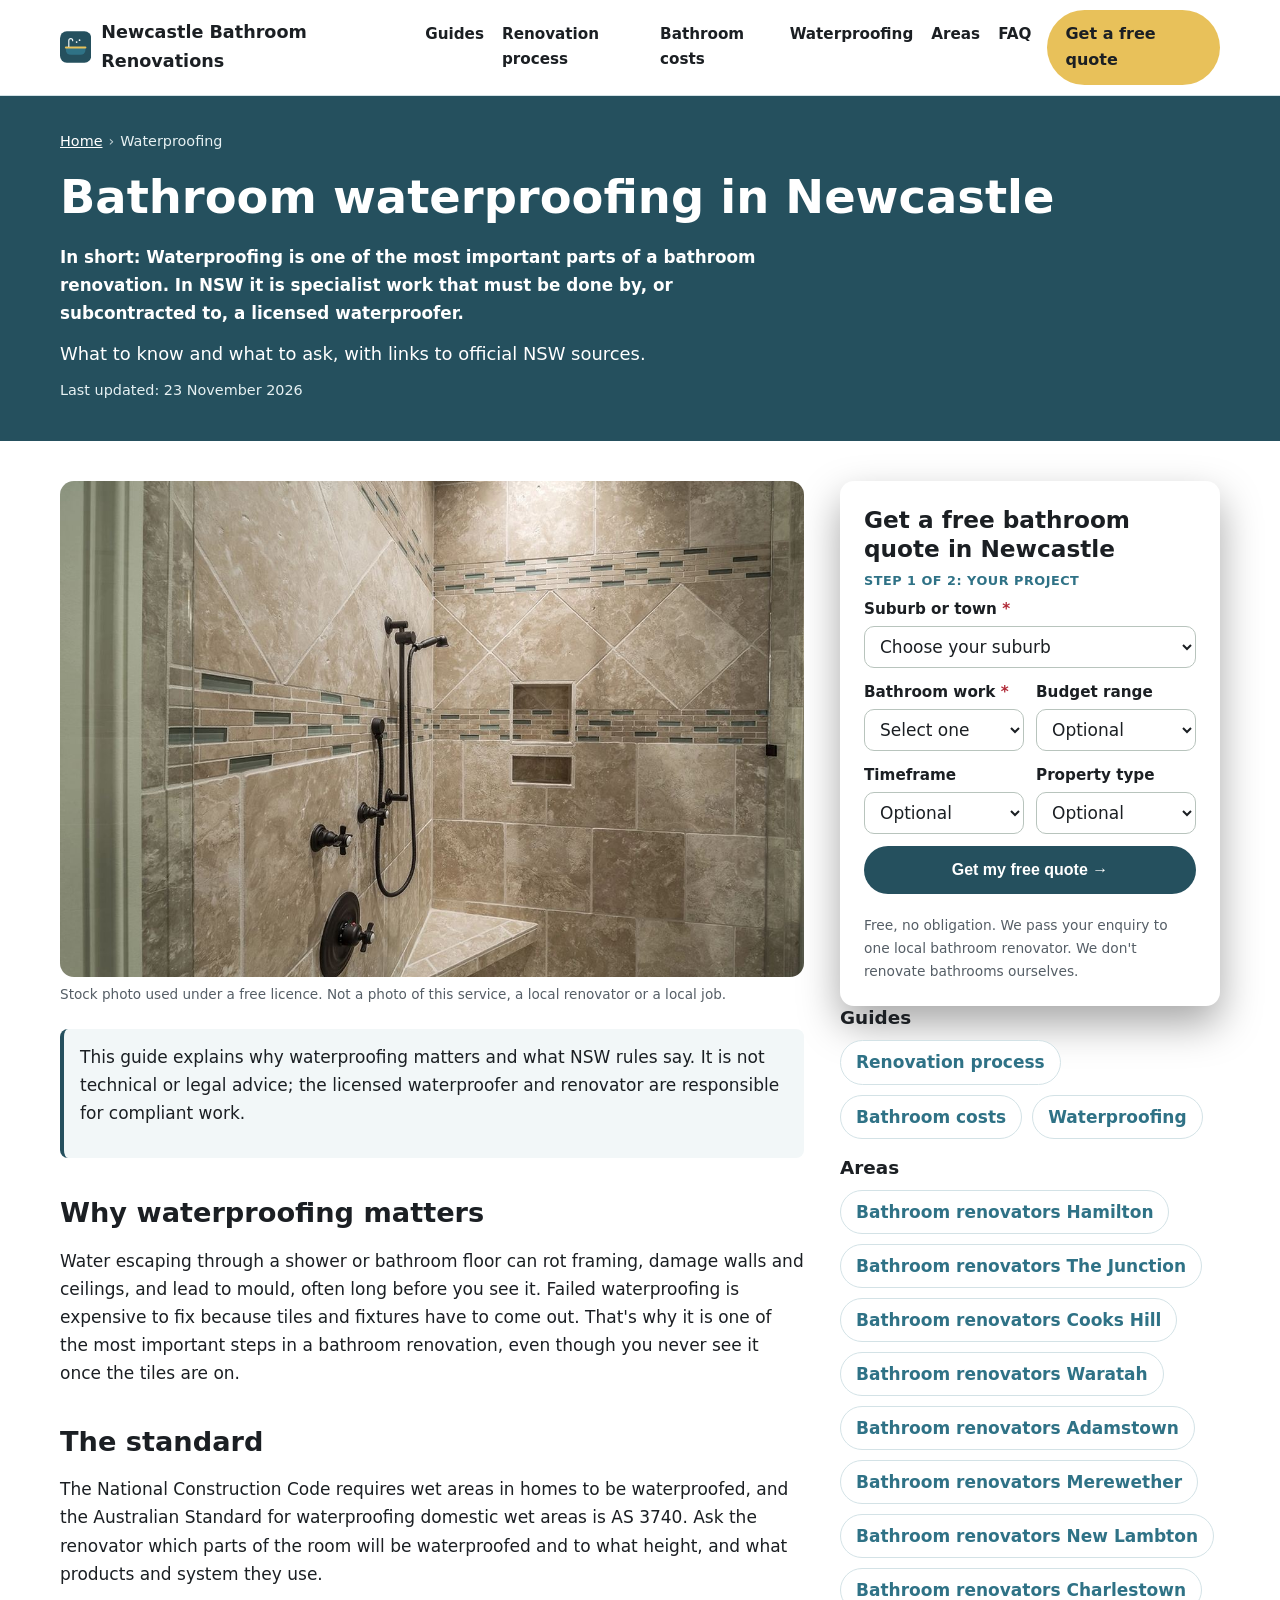
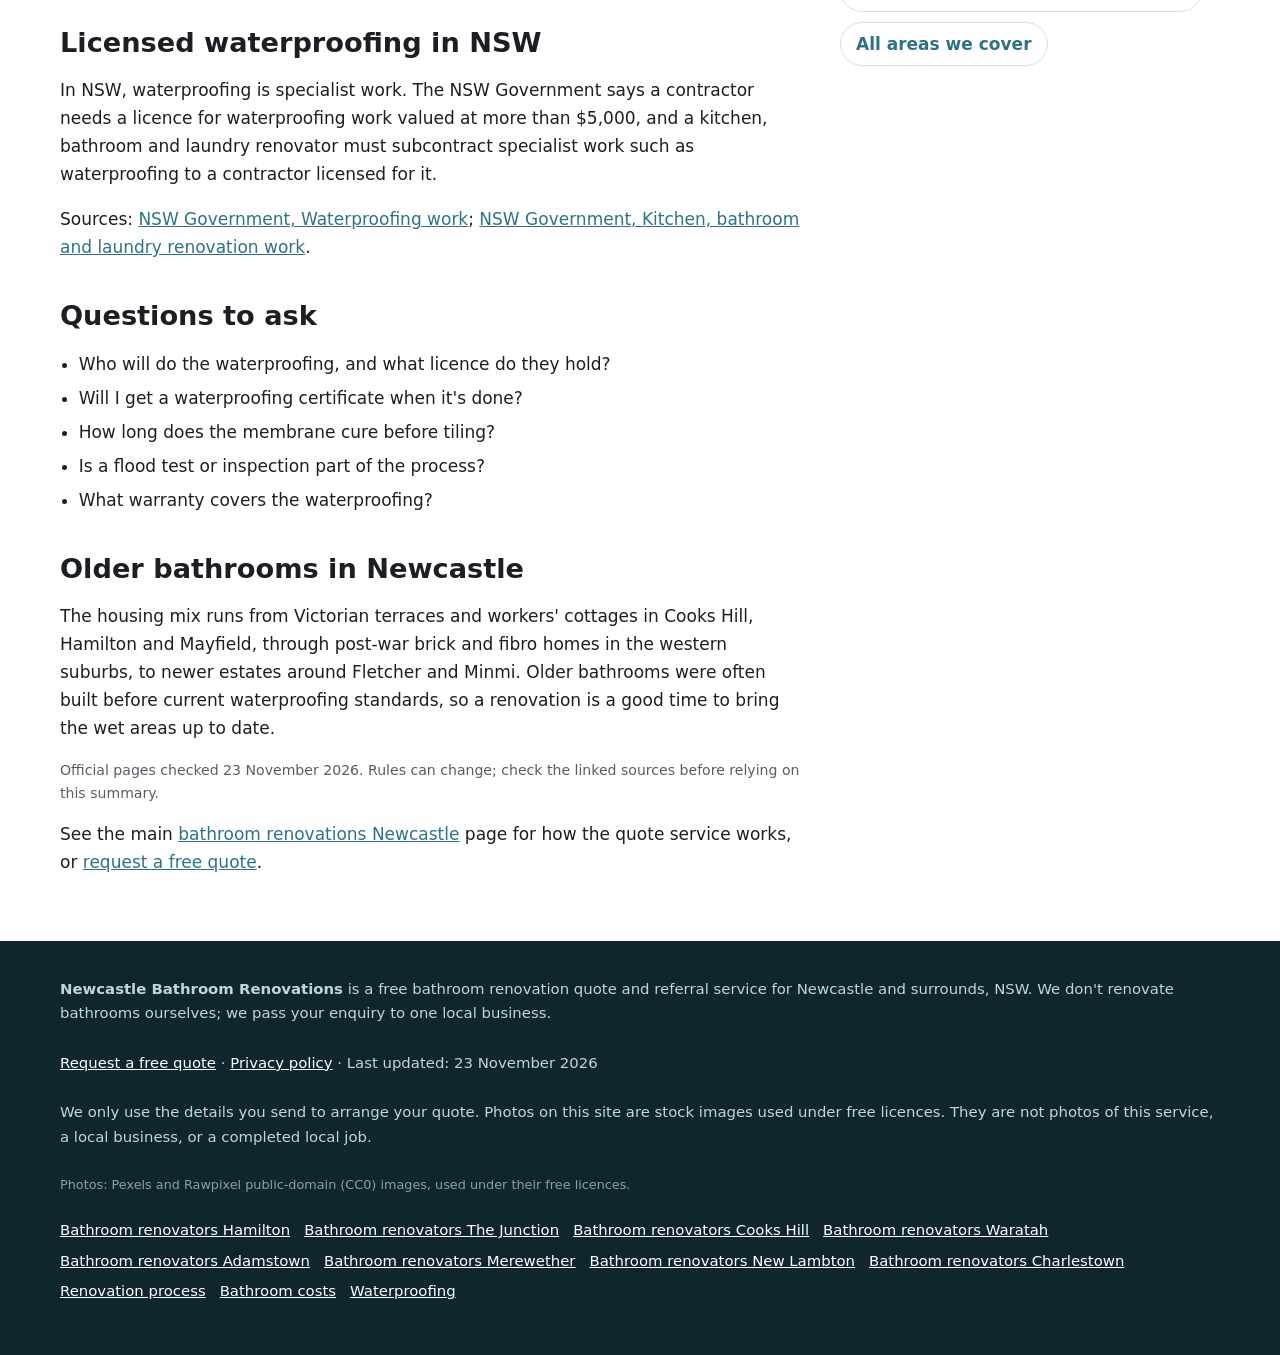
<file: bathroom-waterproofing/index.html>
<!doctype html>
<html lang="en-AU">
<head>
<meta charset="utf-8">
<!-- Search Console verification meta tag goes here once the property is created -->
<meta name="viewport" content="width=device-width, initial-scale=1">
<title>Bathroom Waterproofing in Newcastle | Standards and NSW Licensing</title>
<meta name="description" content="Bathroom waterproofing in Newcastle: why it matters, the AS 3740 standard, and NSW licensing for waterproofing work, with official sources.">
<link rel="canonical" href="https://newcastlebathroomrenovations.com.au/bathroom-waterproofing/">
<link rel="icon" href="/favicon.svg" type="image/svg+xml">
<meta name="theme-color" content="#25505e">
<meta property="og:type" content="article">
<meta property="og:locale" content="en_AU">
<meta property="og:site_name" content="Newcastle Bathroom Renovations">
<meta property="og:title" content="Bathroom Waterproofing in Newcastle | Standards and NSW Licensing">
<meta property="og:description" content="Bathroom waterproofing in Newcastle: why it matters, the AS 3740 standard, and NSW licensing for waterproofing work, with official sources.">
<meta property="og:url" content="https://newcastlebathroomrenovations.com.au/bathroom-waterproofing/">
<meta property="og:image" content="https://newcastlebathroomrenovations.com.au/img/hero.jpg">
<meta name="twitter:card" content="summary_large_image">
<meta name="twitter:image" content="https://newcastlebathroomrenovations.com.au/img/hero.jpg">
<script>document.documentElement.classList.add('js')</script>
<link rel="stylesheet" href="/styles.css">
<!-- GA4 Measurement ID G-DM1R0FQD68 -->
<script async src="https://www.googletagmanager.com/gtag/js?id=G-DM1R0FQD68"></script>
<script>window.dataLayer=window.dataLayer||[];function gtag(){dataLayer.push(arguments);}gtag('js',new Date());gtag('config','G-DM1R0FQD68');</script>
<script type="application/ld+json">
{
 "@context": "https://schema.org",
 "@type": "WebPage",
 "@id": "https://newcastlebathroomrenovations.com.au/bathroom-waterproofing/#webpage",
 "url": "https://newcastlebathroomrenovations.com.au/bathroom-waterproofing/",
 "name": "Bathroom Waterproofing in Newcastle | Standards and NSW Licensing",
 "description": "Bathroom waterproofing in Newcastle: why it matters, the AS 3740 standard, and NSW licensing for waterproofing work, with official sources.",
 "inLanguage": "en-AU",
 "dateModified": "2026-11-23",
 "isPartOf": {
  "@id": "https://newcastlebathroomrenovations.com.au/#website"
 }
}
</script>
<script type="application/ld+json">
{
 "@context": "https://schema.org",
 "@type": "BreadcrumbList",
 "itemListElement": [
  {
   "@type": "ListItem",
   "position": 1,
   "name": "Home",
   "item": "https://newcastlebathroomrenovations.com.au/"
  },
  {
   "@type": "ListItem",
   "position": 2,
   "name": "Bathroom Waterproofing in Newcastle",
   "item": "https://newcastlebathroomrenovations.com.au/bathroom-waterproofing/"
  }
 ]
}
</script>
<script type="application/ld+json">
{
 "@context": "https://schema.org",
 "@type": "Service",
 "@id": "https://newcastlebathroomrenovations.com.au/bathroom-waterproofing/#service",
 "name": "Bathroom Waterproofing in Newcastle",
 "serviceType": "Bathroom renovator referral and quote service",
 "url": "https://newcastlebathroomrenovations.com.au/bathroom-waterproofing/",
 "provider": {
  "@type": "Organization",
  "name": "Newcastle Bathroom Renovations",
  "url": "https://newcastlebathroomrenovations.com.au/"
 },
 "areaServed": [
  {
   "@type": "Place",
   "name": "Newcastle, NSW"
  }
 ]
}
</script>
</head>
<body>
<a class="skip-link" href="#main">Skip to content</a>
<header class="site-header">
  <div class="wrap">
    <a class="brand" href="/" aria-label="Newcastle Bathroom Renovations home">
      <svg viewBox="0 0 64 64" aria-hidden="true"><rect width="64" height="64" rx="14" fill="#25505e"/><path d="M12 34h40v4a10 10 0 0 1-10 10H22a10 10 0 0 1-10-10z" fill="#2f7286"/><rect x="10" y="31" width="44" height="4" rx="2" fill="#e8c15a"/><path d="M18 31V19a4 4 0 0 1 8 0" fill="none" stroke="#f2f7f8" stroke-width="2.4" stroke-linecap="round"/><circle cx="34" cy="22" r="1.8" fill="#f2f7f8"/><circle cx="40" cy="18" r="1.8" fill="#f2f7f8"/></svg>
      Newcastle Bathroom Renovations
    </a>
    <nav class="nav" aria-label="Main">
      <a href="/#guides">Guides</a><a href="/bathroom-renovation-process/">Renovation process</a><a href="/bathroom-renovation-costs/">Bathroom costs</a><a href="/bathroom-waterproofing/">Waterproofing</a><a href="/#areas">Areas</a><a href="/#faq">FAQ</a>
    </nav>
    <a class="btn btn-call header-call" href="#quote">Get a free quote</a>
  </div>
</header>
<main id="main">
<section class="page-hero" aria-labelledby="h1">
  <div class="wrap">
    <nav class="crumbs" aria-label="Breadcrumb"><ol><li><a href="/">Home</a></li><li aria-current="page">Waterproofing</li></ol></nav>
    <h1 id="h1">Bathroom waterproofing in Newcastle</h1>
    <p class="summary">In short: Waterproofing is one of the most important parts of a bathroom renovation. In NSW it is specialist work that must be done by, or subcontracted to, a licensed waterproofer.</p>
    <p class="lead">What to know and what to ask, with links to official NSW sources.</p>
    <p class="updated">Last updated: 23 November 2026</p>
  </div>
</section>
<div class="wrap page-grid">
  <article class="page-body">
<figure><img src="/img/rules.jpg" width="1200" height="800" style="aspect-ratio:3/2;object-fit:cover" alt="Tiled shower with a niche and handheld shower" decoding="async"><figcaption>Stock photo used under a free licence. Not a photo of this service, a local renovator or a local job.</figcaption></figure>

<div class="callout"><p>This guide explains why waterproofing matters and what NSW rules say. It is not technical or legal advice; the licensed waterproofer and renovator are responsible for compliant work.</p></div>
<h2>Why waterproofing matters</h2>
<p>Water escaping through a shower or bathroom floor can rot framing, damage walls and ceilings, and lead to mould, often long before you see it. Failed waterproofing is expensive to fix because tiles and fixtures have to come out. That's why it is one of the most important steps in a bathroom renovation, even though you never see it once the tiles are on.</p>
<h2>The standard</h2>
<p>The National Construction Code requires wet areas in homes to be waterproofed, and the Australian Standard for waterproofing domestic wet areas is AS 3740. Ask the renovator which parts of the room will be waterproofed and to what height, and what products and system they use.</p>
<h2>Licensed waterproofing in NSW</h2>
<p>In NSW, waterproofing is specialist work. The NSW Government says a contractor needs a licence for waterproofing work valued at more than $5,000, and a kitchen, bathroom and laundry renovator must subcontract specialist work such as waterproofing to a contractor licensed for it.</p>
<p>Sources: <a href="https://www.nsw.gov.au/business-and-economy/licences-and-credentials/building-and-trade-licences-and-registrations/waterproofing-work" rel="noopener">NSW Government, Waterproofing work</a>; <a href="https://www.nsw.gov.au/business-and-economy/licences-and-credentials/building-and-trade-licences-and-registrations/kitchen-bathroom-and-laundry-renovation-work" rel="noopener">NSW Government, Kitchen, bathroom and laundry renovation work</a>.</p>
<h2>Questions to ask</h2>
<ul class="clean">
<li>Who will do the waterproofing, and what licence do they hold?</li>
<li>Will I get a waterproofing certificate when it's done?</li>
<li>How long does the membrane cure before tiling?</li>
<li>Is a flood test or inspection part of the process?</li>
<li>What warranty covers the waterproofing?</li>
</ul>
<h2>Older bathrooms in Newcastle</h2>
<p>The housing mix runs from Victorian terraces and workers' cottages in Cooks Hill, Hamilton and Mayfield, through post-war brick and fibro homes in the western suburbs, to newer estates around Fletcher and Minmi. Older bathrooms were often built before current waterproofing standards, so a renovation is a good time to bring the wet areas up to date.</p>
<p class="sources">Official pages checked 23 November 2026. Rules can change; check the linked sources before relying on this summary.</p>

<p class="home-link">See the main <a href="/">bathroom renovations Newcastle</a> page for how the quote service works, or <a href="#quote">request a free quote</a>.</p>
  </article>
  <aside class="page-aside">
    <div class="hero-form-card" id="quote">
      <h2 id="quote-h">Get a free bathroom quote in Newcastle</h2>
      <form class="quote-form two-step" id="quote-form" data-form="bathroom_renovation_quote" action="https://formsubmit.co/quotes@newcastlebathroomrenovations.com.au" method="post" novalidate>
        <input type="hidden" name="_subject" value="New quote request – newcastlebathroomrenovations.com.au">
        <input type="hidden" name="_captcha" value="true">
        <input type="hidden" name="_template" value="table">
        <input type="hidden" name="_next" value="https://newcastlebathroomrenovations.com.au/thanks.html?lead=1">
        <input type="hidden" name="_autoresponse" value="Thanks for your bathroom renovation request. We&#x27;ve received it and are passing it to a local bathroom renovator, who&#x27;ll be in touch about your project.">
        <input type="text" name="_honey" style="display:none" tabindex="-1" autocomplete="off" aria-hidden="true">
        <input type="hidden" name="source" value="newcastlebathroomrenovations.com.au">
        <input type="hidden" name="page" value="/bathroom-waterproofing/">
        <fieldset class="step step-1">
          <legend class="step-label">Step 1 of 2: your project</legend>
          <div class="full"><label for="suburb">Suburb or town <span class="req" aria-hidden="true">*</span></label>
            <select id="suburb" name="suburb" required><option value="">Choose your suburb</option><option>Newcastle</option><option>Cooks Hill</option><option>The Hill</option><option>Bar Beach</option><option>Merewether</option><option>Merewether Heights</option><option>The Junction</option><option>Hamilton</option><option>Hamilton South</option><option>Islington</option><option>Mayfield</option><option>Mayfield West</option><option>Waratah</option><option>Waratah West</option><option>Georgetown</option><option>Broadmeadow</option><option>Adamstown</option><option>Adamstown Heights</option><option>Kotara</option><option>New Lambton</option><option>New Lambton Heights</option><option>Lambton</option><option>North Lambton</option><option>Jesmond</option><option>Rankin Park</option><option>Elermore Vale</option><option>Wallsend</option><option>Maryland</option><option>Fletcher</option><option>Minmi</option><option>Shortland</option><option>Beresfield</option><option>Charlestown</option><option>Cardiff</option><option>Whitebridge</option><option>Warners Bay</option><option value="Other">Other (tell us below)</option></select></div>
          <div class="full other-wrap"><label for="suburb_other">Other suburb or town</label><input id="suburb_other" name="suburb_other" type="text" autocomplete="address-level2"></div>
          <div><label for="proj_type">Bathroom work <span class="req" aria-hidden="true">*</span></label>
            <select id="proj_type" name="bathroom_work" required><option value="">Select one</option><option>Full bathroom renovation</option><option>Ensuite</option><option>Shower or bath update</option><option>Accessible bathroom</option><option>Bathroom and laundry</option><option>Not sure</option></select></div>
          <div><label for="budget">Budget range</label>
            <select id="budget" name="budget"><option value="">Optional</option><option>Under $15,000</option><option>$15,000–$25,000</option><option>$25,000–$35,000</option><option>$35,000–$50,000</option><option>$50,000 or more</option><option>Not sure / want advice</option></select></div>
          <div><label for="timeframe">Timeframe</label>
            <select id="timeframe" name="timeframe"><option value="">Optional</option><option>ASAP / within a month</option><option>Next 1–3 months</option><option>3–6 months</option><option>6–12 months</option><option>Just researching</option></select></div>
          <div><label for="extra1">Property type</label>
            <select id="extra1" name="property_type"><option value="">Optional</option><option>House</option><option>Unit or apartment</option><option>Townhouse</option><option>Not sure</option></select></div>
          <div class="full js-only"><button class="btn btn-primary btn-block" type="button" id="to-step-2">Get my free quote →</button></div>
          <p class="microcopy full">Free, no obligation. We pass your enquiry to one local bathroom renovator. We don't renovate bathrooms ourselves.</p>
          <p class="form-error full" id="step1-error" role="alert" hidden>Please choose your suburb and the bathroom work you want.</p>
        </fieldset>
        <fieldset class="step step-2" id="step-2">
          <legend class="step-label">Step 2 of 2: your details</legend>
          <div><label for="name">Name <span class="req" aria-hidden="true">*</span></label><input id="name" name="name" type="text" autocomplete="name" required></div>
          <div><label for="phone">Phone <span class="req" aria-hidden="true">*</span></label><input id="phone" name="phone" type="tel" autocomplete="tel" inputmode="tel" required></div>
          <div class="full"><label for="email">Email <span class="req" aria-hidden="true">*</span></label><input id="email" name="email" type="email" autocomplete="email" required></div>
          <div class="full"><label for="message">Anything else we should pass on?</label><textarea id="message" name="message" rows="2" placeholder="e.g. main bathroom in Hamilton, swap the bath for a walk-in shower"></textarea></div>
          <p class="consent full">By sending this form you agree we can share your details with one local bathroom renovator so they can quote for your project. See our <a href="/privacy.html">privacy policy</a>.</p>
          <div class="full step2-actions"><button class="btn btn-primary" type="submit">Send my quote request</button><button class="btn-link js-only" type="button" id="back-1">← Back</button></div>
        </fieldset>
      </form>
    </div>
    <h3>Guides</h3>
    <ul class="link-list"><li><a href="/bathroom-renovation-process/">Renovation process</a></li><li><a href="/bathroom-renovation-costs/">Bathroom costs</a></li><li><a href="/bathroom-waterproofing/">Waterproofing</a></li></ul>
    <h3>Areas</h3>
    <ul class="link-list"><li><a href="/bathroom-renovations-hamilton/">Bathroom renovators Hamilton</a></li><li><a href="/bathroom-renovations-the-junction/">Bathroom renovators The Junction</a></li><li><a href="/bathroom-renovations-cooks-hill/">Bathroom renovators Cooks Hill</a></li><li><a href="/bathroom-renovations-waratah/">Bathroom renovators Waratah</a></li><li><a href="/bathroom-renovations-adamstown/">Bathroom renovators Adamstown</a></li><li><a href="/bathroom-renovations-merewether/">Bathroom renovators Merewether</a></li><li><a href="/bathroom-renovations-new-lambton/">Bathroom renovators New Lambton</a></li><li><a href="/bathroom-renovations-charlestown/">Bathroom renovators Charlestown</a></li><li><a href="/#areas">All areas we cover</a></li></ul>
  </aside>
</div>
</main>
<footer class="site-footer">
  <div class="wrap">
    <p><strong>Newcastle Bathroom Renovations</strong> is a free bathroom renovation quote and referral service for Newcastle and surrounds, NSW. We don't renovate bathrooms ourselves; we pass your enquiry to one local business.</p>
    <p><a href="#quote">Request a free quote</a> · <a href="/privacy.html">Privacy policy</a> · Last updated: 23 November 2026</p>
    <p>We only use the details you send to arrange your quote. Photos on this site are stock images used under free licences. They are not photos of this service, a local business, or a completed local job.</p>
    <p class="credit-line">Photos: Pexels and Rawpixel public-domain (CC0) images, used under their free licences.</p>
    <p class="footer-links"><a href="/bathroom-renovations-hamilton/">Bathroom renovators Hamilton</a> <a href="/bathroom-renovations-the-junction/">Bathroom renovators The Junction</a> <a href="/bathroom-renovations-cooks-hill/">Bathroom renovators Cooks Hill</a> <a href="/bathroom-renovations-waratah/">Bathroom renovators Waratah</a> <a href="/bathroom-renovations-adamstown/">Bathroom renovators Adamstown</a> <a href="/bathroom-renovations-merewether/">Bathroom renovators Merewether</a> <a href="/bathroom-renovations-new-lambton/">Bathroom renovators New Lambton</a> <a href="/bathroom-renovations-charlestown/">Bathroom renovators Charlestown</a> <a href="/bathroom-renovation-process/">Renovation process</a> <a href="/bathroom-renovation-costs/">Bathroom costs</a> <a href="/bathroom-waterproofing/">Waterproofing</a></p>
  </div>
</footer>

<div class="mobile-call" aria-label="Quick contact">
  <a class="btn btn-call" href="#quote">Get a free quote</a>
</div>
<script src="/form.js" defer></script>
<script>(function(){var b=document.querySelector('.mobile-call'),q=document.getElementById('quote');if(!b||!q||!('IntersectionObserver' in window))return;new IntersectionObserver(function(e){b.classList.toggle('mc-off',e[0].isIntersecting)},{threshold:.15}).observe(q)})();</script>

</body>
</html>
</file>
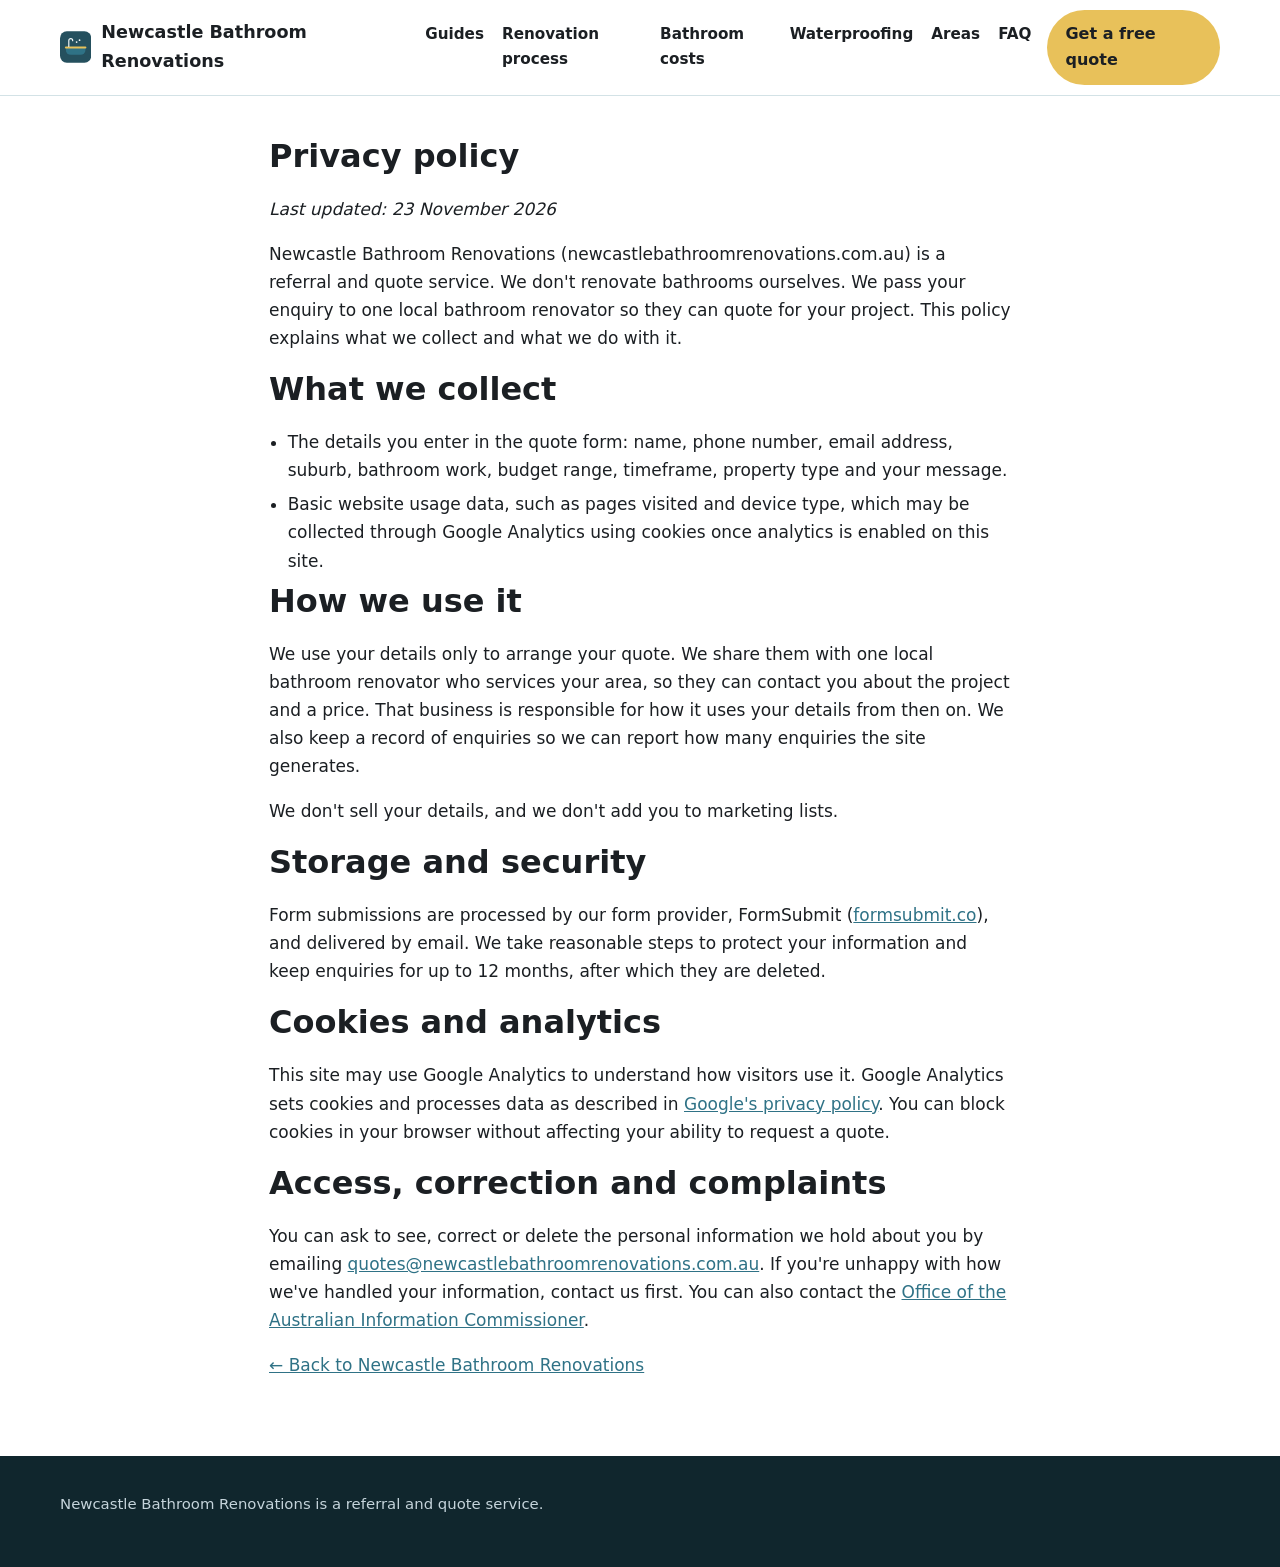
<file: privacy.html>
<!doctype html>
<html lang="en-AU">
<head>
<meta charset="utf-8">
<!-- Search Console verification meta tag goes here once the property is created -->
<meta name="viewport" content="width=device-width, initial-scale=1">
<title>Privacy Policy | Newcastle Bathroom Renovations</title>
<meta name="description" content="How Newcastle Bathroom Renovations collects, uses and shares the details you send when you request a quote.">
<link rel="canonical" href="https://newcastlebathroomrenovations.com.au/privacy.html">
<link rel="icon" href="/favicon.svg" type="image/svg+xml">
<meta name="theme-color" content="#25505e">
<meta property="og:type" content="website">
<meta property="og:locale" content="en_AU">
<meta property="og:site_name" content="Newcastle Bathroom Renovations">
<meta property="og:title" content="Privacy Policy | Newcastle Bathroom Renovations">
<meta property="og:description" content="How Newcastle Bathroom Renovations collects, uses and shares the details you send when you request a quote.">
<meta property="og:url" content="https://newcastlebathroomrenovations.com.au/privacy.html">
<meta property="og:image" content="https://newcastlebathroomrenovations.com.au/img/hero.jpg">
<meta name="twitter:card" content="summary_large_image">
<meta name="twitter:image" content="https://newcastlebathroomrenovations.com.au/img/hero.jpg">
<script>document.documentElement.classList.add('js')</script>
<link rel="stylesheet" href="/styles.css">
<!-- GA4 Measurement ID G-DM1R0FQD68 -->
<script async src="https://www.googletagmanager.com/gtag/js?id=G-DM1R0FQD68"></script>
<script>window.dataLayer=window.dataLayer||[];function gtag(){dataLayer.push(arguments);}gtag('js',new Date());gtag('config','G-DM1R0FQD68');</script>

</head>
<body>
<a class="skip-link" href="#main">Skip to content</a>
<header class="site-header">
  <div class="wrap">
    <a class="brand" href="/" aria-label="Newcastle Bathroom Renovations home">
      <svg viewBox="0 0 64 64" aria-hidden="true"><rect width="64" height="64" rx="14" fill="#25505e"/><path d="M12 34h40v4a10 10 0 0 1-10 10H22a10 10 0 0 1-10-10z" fill="#2f7286"/><rect x="10" y="31" width="44" height="4" rx="2" fill="#e8c15a"/><path d="M18 31V19a4 4 0 0 1 8 0" fill="none" stroke="#f2f7f8" stroke-width="2.4" stroke-linecap="round"/><circle cx="34" cy="22" r="1.8" fill="#f2f7f8"/><circle cx="40" cy="18" r="1.8" fill="#f2f7f8"/></svg>
      Newcastle Bathroom Renovations
    </a>
    <nav class="nav" aria-label="Main">
      <a href="/#guides">Guides</a><a href="/bathroom-renovation-process/">Renovation process</a><a href="/bathroom-renovation-costs/">Bathroom costs</a><a href="/bathroom-waterproofing/">Waterproofing</a><a href="/#areas">Areas</a><a href="/#faq">FAQ</a>
    </nav>
    <a class="btn btn-call header-call" href="#quote">Get a free quote</a>
  </div>
</header>
<main id="main" class="legal">
  <h1>Privacy policy</h1>
  <p><em>Last updated: 23 November 2026</em></p>
  <p>Newcastle Bathroom Renovations (newcastlebathroomrenovations.com.au) is a referral and quote service. We don't renovate bathrooms ourselves. We pass your enquiry to one local bathroom renovator so they can quote for your project. This policy explains what we collect and what we do with it.</p>
  <h2>What we collect</h2>
  <ul class="clean">
    <li>The details you enter in the quote form: name, phone number, email address, suburb, bathroom work, budget range, timeframe, property type and your message.</li>
    <li>Basic website usage data, such as pages visited and device type, which may be collected through Google Analytics using cookies once analytics is enabled on this site.</li>
  </ul>
  <h2>How we use it</h2>
  <p>We use your details only to arrange your quote. We share them with one local bathroom renovator who services your area, so they can contact you about the project and a price. That business is responsible for how it uses your details from then on. We also keep a record of enquiries so we can report how many enquiries the site generates.</p>
  <p>We don't sell your details, and we don't add you to marketing lists.</p>
  <h2>Storage and security</h2>
  <p>Form submissions are processed by our form provider, FormSubmit (<a href="https://formsubmit.co/" rel="noopener">formsubmit.co</a>), and delivered by email. We take reasonable steps to protect your information and keep enquiries for up to 12 months, after which they are deleted.</p>
  <h2>Cookies and analytics</h2>
  <p>This site may use Google Analytics to understand how visitors use it. Google Analytics sets cookies and processes data as described in <a href="https://policies.google.com/privacy" rel="noopener">Google's privacy policy</a>. You can block cookies in your browser without affecting your ability to request a quote.</p>
  <h2>Access, correction and complaints</h2>
  <p>You can ask to see, correct or delete the personal information we hold about you by emailing <a href="mailto:quotes@newcastlebathroomrenovations.com.au">quotes@newcastlebathroomrenovations.com.au</a>. If you're unhappy with how we've handled your information, contact us first. You can also contact the <a href="https://www.oaic.gov.au/" rel="noopener">Office of the Australian Information Commissioner</a>.</p>
  <p><a href="/">&larr; Back to Newcastle Bathroom Renovations</a></p>
</main>
<footer class="site-footer"><div class="wrap"><p>Newcastle Bathroom Renovations is a referral and quote service.</p></div></footer>
</body>
</html>
</file>
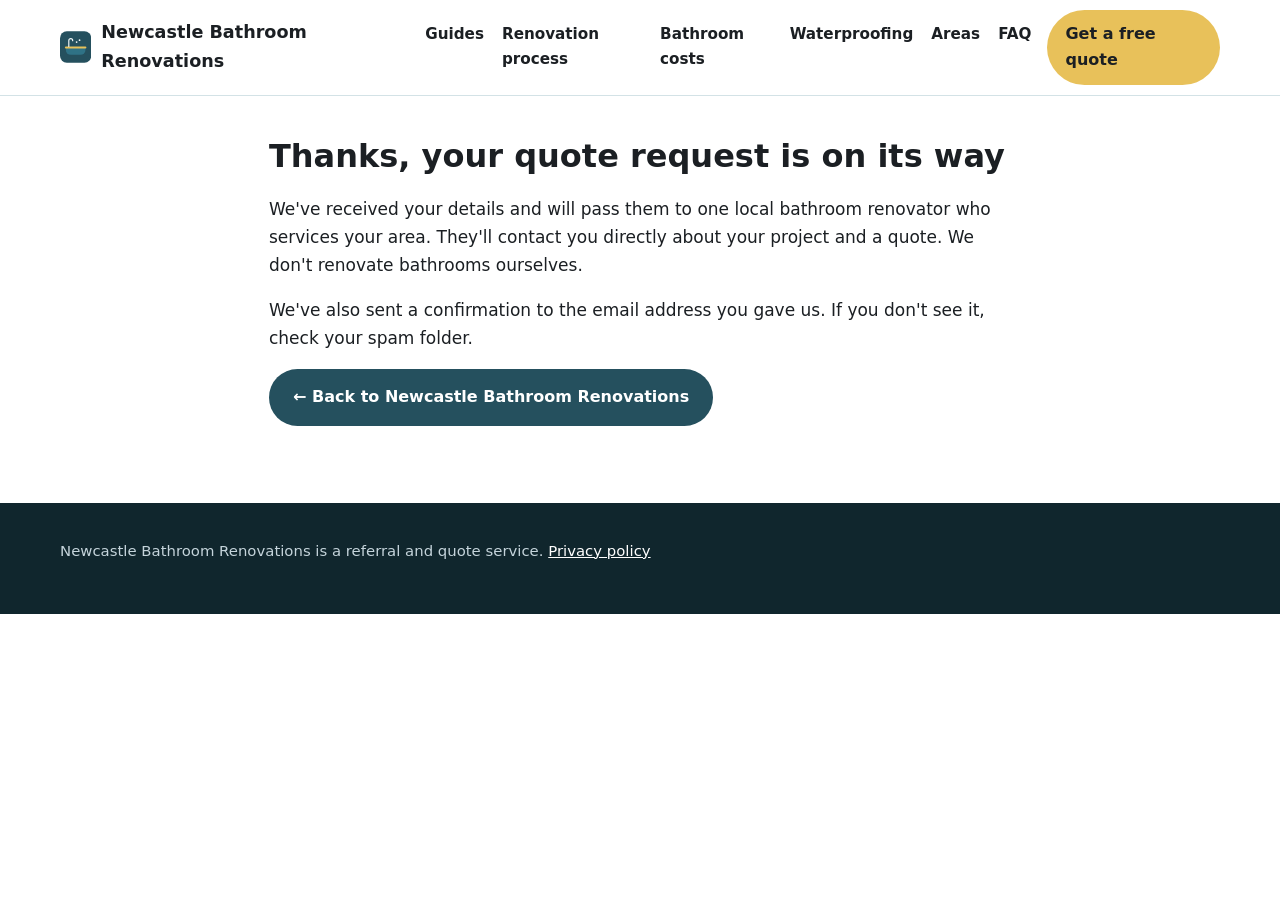
<file: thanks.html>
<!doctype html>
<html lang="en-AU">
<head>
<meta charset="utf-8">
<!-- Search Console verification meta tag goes here once the property is created -->
<meta name="viewport" content="width=device-width, initial-scale=1">
<title>Thanks, we&#x27;ve got your quote request | Newcastle Bathroom Renovations</title>
<meta name="description" content="Your quote request has been received.">
<meta name="robots" content="noindex, nofollow">
<link rel="canonical" href="https://newcastlebathroomrenovations.com.au/thanks.html">
<link rel="icon" href="/favicon.svg" type="image/svg+xml">
<meta name="theme-color" content="#25505e">
<meta property="og:type" content="website">
<meta property="og:locale" content="en_AU">
<meta property="og:site_name" content="Newcastle Bathroom Renovations">
<meta property="og:title" content="Thanks, we&#x27;ve got your quote request | Newcastle Bathroom Renovations">
<meta property="og:description" content="Your quote request has been received.">
<meta property="og:url" content="https://newcastlebathroomrenovations.com.au/thanks.html">
<meta property="og:image" content="https://newcastlebathroomrenovations.com.au/img/hero.jpg">
<meta name="twitter:card" content="summary_large_image">
<meta name="twitter:image" content="https://newcastlebathroomrenovations.com.au/img/hero.jpg">
<script>document.documentElement.classList.add('js')</script>
<link rel="stylesheet" href="/styles.css">
<!-- GA4 Measurement ID G-DM1R0FQD68 -->
<script async src="https://www.googletagmanager.com/gtag/js?id=G-DM1R0FQD68"></script>
<script>window.dataLayer=window.dataLayer||[];function gtag(){dataLayer.push(arguments);}gtag('js',new Date());gtag('config','G-DM1R0FQD68');</script>
<script>(function(){var fired=false;function fire(){if(fired)return;if(typeof gtag!=='function'){if(document.readyState!=='complete')setTimeout(fire,50);return;}var tok=null,done=null,ref='',qid=false;try{tok=sessionStorage.getItem('rws_lead_token');done=sessionStorage.getItem('rws_lead_done');}catch(e){}ref=document.referrer||'';try{qid=/(?:^|[?&])lead=1(?:&|$)/.test(location.search);}catch(e){}var via=!!(qid||tok||/formsubmit[.]co/i.test(ref));if(tok&&tok===done)return;if(!via&&(done==='direct'||done==='redirect'))return;fired=true;var flow=tok?'form':(via?'redirect':'direct');gtag('event','generate_lead',{form_name:'bathroom_renovation_quote',lead_source:'newcastlebathroomrenovations.com.au',lead_flow:flow,page_referrer:ref,transport_type:'beacon',send_to:'G-DM1R0FQD68'});try{sessionStorage.setItem('rws_lead_done',tok||(flow==='direct'?'direct':'redirect'));}catch(e){}}if(document.readyState==='complete')fire();else window.addEventListener('load',fire);})();</script>
</head>
<body>
<a class="skip-link" href="#main">Skip to content</a>
<header class="site-header">
  <div class="wrap">
    <a class="brand" href="/" aria-label="Newcastle Bathroom Renovations home">
      <svg viewBox="0 0 64 64" aria-hidden="true"><rect width="64" height="64" rx="14" fill="#25505e"/><path d="M12 34h40v4a10 10 0 0 1-10 10H22a10 10 0 0 1-10-10z" fill="#2f7286"/><rect x="10" y="31" width="44" height="4" rx="2" fill="#e8c15a"/><path d="M18 31V19a4 4 0 0 1 8 0" fill="none" stroke="#f2f7f8" stroke-width="2.4" stroke-linecap="round"/><circle cx="34" cy="22" r="1.8" fill="#f2f7f8"/><circle cx="40" cy="18" r="1.8" fill="#f2f7f8"/></svg>
      Newcastle Bathroom Renovations
    </a>
    <nav class="nav" aria-label="Main">
      <a href="/#guides">Guides</a><a href="/bathroom-renovation-process/">Renovation process</a><a href="/bathroom-renovation-costs/">Bathroom costs</a><a href="/bathroom-waterproofing/">Waterproofing</a><a href="/#areas">Areas</a><a href="/#faq">FAQ</a>
    </nav>
    <a class="btn btn-call header-call" href="#quote">Get a free quote</a>
  </div>
</header>
<main id="main" class="legal">
  <h1>Thanks, your quote request is on its way</h1>
  <p>We've received your details and will pass them to one local bathroom renovator who services your area. They'll contact you directly about your project and a quote. We don't renovate bathrooms ourselves.</p>
  <p>We've also sent a confirmation to the email address you gave us. If you don't see it, check your spam folder.</p>
  <p><a class="btn btn-primary" href="/">&larr; Back to Newcastle Bathroom Renovations</a></p>
</main>
<footer class="site-footer"><div class="wrap"><p>Newcastle Bathroom Renovations is a referral and quote service. <a href="/privacy.html">Privacy policy</a></p></div></footer>
</body>
</html>
</file>
<file: styles.css>
:root{
  --green:#25505e;--green-2:#2f7286;--yellow:#e8c15a;--ink:#1b1f23;--muted:#555e66;
  --bg:#ffffff;--soft:#f2f7f8;--line:#d3e2e6;--radius:14px;--max:1200px;
}
*{box-sizing:border-box}
html{scroll-behavior:smooth}
body{margin:0;font-family:system-ui,-apple-system,"Segoe UI",Roboto,Arial,sans-serif;color:var(--ink);background:var(--bg);line-height:1.65;font-size:17px;padding-bottom:72px}
@media(min-width:800px){body{padding-bottom:0}}
img,svg{max-width:100%}
a{color:var(--green-2)}
a:focus-visible,button:focus-visible,input:focus-visible,select:focus-visible,textarea:focus-visible{outline:3px solid var(--yellow);outline-offset:2px}
.wrap{max-width:var(--max);margin:0 auto;padding:0 20px}
.skip-link{position:absolute;left:-999px;top:0;background:#fff;padding:8px 12px;z-index:100}
.skip-link:focus{left:8px}
h1,h2,h3{line-height:1.25;margin:0 0 .6em}
h1{font-size:clamp(1.9rem,4.5vw,2.9rem)}
h2{font-size:clamp(1.5rem,3vw,2rem);margin-top:0}
h3{font-size:1.15rem}
p{margin:0 0 1em}

/* header */
.site-header{background:#fff;border-bottom:1px solid var(--line);position:sticky;top:0;z-index:50}
.site-header .wrap{display:flex;align-items:center;justify-content:space-between;gap:16px;padding-top:10px;padding-bottom:10px}
.brand{display:flex;align-items:center;gap:10px;font-weight:800;color:var(--ink);text-decoration:none;font-size:1.1rem}
.brand svg{width:34px;height:34px}
.nav{display:none;gap:18px}
.nav a{color:var(--ink);text-decoration:none;font-weight:600;font-size:.95rem}
.nav a:hover{color:var(--green-2)}
@media(min-width:900px){.nav{display:flex}}

/* buttons */
.btn{display:inline-flex;align-items:center;justify-content:center;gap:8px;font-weight:700;border-radius:999px;padding:13px 22px;text-decoration:none;border:2px solid transparent;cursor:pointer;font-size:1rem}
.btn svg{width:20px;height:20px}
.btn-call{background:var(--yellow);color:#1b1f23}
.btn-call:hover{background:#e8c15a}
.btn-ghost{background:transparent;color:#fff;border-color:rgba(255,255,255,.7)}
.btn-ghost:hover{background:rgba(255,255,255,.12)}
.btn-primary{background:var(--green);color:#fff}
.btn-primary:hover{background:var(--green-2)}
.header-call{display:none}
@media(min-width:600px){.header-call{display:inline-flex;padding:9px 16px}}

/* hero */
.hero{background:linear-gradient(135deg,#25505e 0%,#2f7286 60%,#2f7286 100%);color:#fff;padding:48px 0 56px}
.hero .wrap{display:grid;gap:32px}
@media(min-width:900px){.hero .wrap{grid-template-columns:1.15fr .85fr;align-items:center}}
.hero p.lead{font-size:1.15rem;color:#e7f1f3;max-width:38em}
.hero .ctas{display:flex;flex-wrap:wrap;gap:12px;margin:22px 0 18px}
.ticks{list-style:none;padding:0;margin:0;display:grid;gap:6px;color:#e7f1f3}
.ticks li{display:flex;gap:8px;align-items:flex-start}
.ticks svg{flex:0 0 20px;width:20px;height:20px;margin-top:3px}
.hero-card{background:#fff;color:var(--ink);border-radius:var(--radius);padding:22px;box-shadow:0 12px 30px rgba(0,0,0,.18)}
.hero-card h2{font-size:1.25rem}
.hero-card ol{margin:0;padding-left:1.2em}
.hero-card li{margin-bottom:.5em}

/* sections */
section{padding:56px 0}
section.alt{background:var(--soft)}
.intro{max-width:46em}
.grid{display:grid;gap:18px}
@media(min-width:700px){.grid-2{grid-template-columns:1fr 1fr}.grid-3{grid-template-columns:repeat(3,1fr)}}
.card{background:#fff;border:1px solid var(--line);border-radius:var(--radius);padding:20px}
.card .size{display:inline-block;background:var(--green);color:#fff;font-weight:800;border-radius:8px;padding:3px 10px;margin-bottom:8px}
.icon{width:36px;height:36px;color:var(--green);margin-bottom:6px}

table{width:100%;border-collapse:collapse;background:#fff;border-radius:var(--radius);overflow:hidden;border:1px solid var(--line)}
caption{text-align:left;font-weight:700;padding:0 0 10px}
th,td{padding:12px 14px;text-align:left;border-bottom:1px solid var(--line);vertical-align:top}
th{background:#e4eef0;font-size:.95rem}
.table-scroll{overflow-x:auto}
.note{font-size:.93rem;color:var(--muted)}
.yes h3{color:var(--green)}
.no h3{color:#b02a37}
ul.clean{padding-left:1.1em;margin:0}
ul.clean li{margin-bottom:.35em}

.areas{display:flex;flex-wrap:wrap;gap:8px;list-style:none;padding:0;margin:0 0 1em}
.areas li{background:#fff;border:1px solid var(--line);border-radius:999px;padding:6px 14px;font-size:.95rem}

/* faq */
details{background:#fff;border:1px solid var(--line);border-radius:var(--radius);padding:4px 18px;margin-bottom:10px}
summary{cursor:pointer;font-weight:700;padding:12px 0;list-style:none}
summary::-webkit-details-marker{display:none}
summary::after{content:"+";float:right;font-size:1.3rem;line-height:1;color:var(--green)}
details[open] summary::after{content:"–"}

/* form */
.quote{background:var(--green);color:#fff}
.quote .wrap{display:grid;gap:28px}
@media(min-width:900px){.quote .wrap{grid-template-columns:.8fr 1.2fr}}
.quote p{color:#e7f1f3}
form.quote-form{background:#fff;color:var(--ink);border-radius:var(--radius);padding:22px;display:grid;gap:14px}
@media(min-width:600px){form.quote-form{grid-template-columns:1fr 1fr}.full{grid-column:1/-1}}
label{display:block;font-weight:600;font-size:.95rem;margin-bottom:4px}
input,select,textarea{width:100%;font:inherit;padding:11px 12px;border:1.5px solid #b8c4bd;border-radius:10px;background:#fff;color:var(--ink)}
textarea{min-height:110px;resize:vertical}
.req{color:#b02a37}
.consent{font-size:.88rem;color:var(--muted)}

/* footer */
.site-footer{background:#10262d;color:#c5d4db;padding:36px 0;font-size:.93rem}
.site-footer a{color:#fff}
.site-footer .wrap{display:grid;gap:10px}

/* sticky mobile call bar */
.mobile-call{position:fixed;left:0;right:0;bottom:0;z-index:60;display:flex;gap:8px;padding:10px 12px;background:#fff;border-top:1px solid var(--line);box-shadow:0 -6px 18px rgba(0,0,0,.08)}
.mobile-call .btn{flex:1;padding:12px 10px}
@media(min-width:800px){.mobile-call{display:none}}

.legal{max-width:46em;padding:40px 20px 60px;margin:0 auto}
.legal h1{font-size:2rem}

/* images */
.about-grid{display:grid;gap:28px;align-items:center}
@media(min-width:900px){.about-grid{grid-template-columns:1.2fr .8fr}}
figure{margin:0}
.photo img{width:100%;height:auto;display:block;border-radius:var(--radius)}
.photo figcaption,.size-figs figcaption{font-size:.85rem;color:var(--muted);margin-top:6px}
.local-photo{max-width:720px;margin-top:8px}
.size-figs{display:grid;gap:14px;margin:6px 0 10px;grid-template-columns:1fr}
@media(min-width:600px){.size-figs{grid-template-columns:1fr 1fr}}
.size-figs img{width:100%;height:auto;display:block;border-radius:10px;border:1px solid var(--line);background:#f2f7f8}
.size-figs figcaption{font-weight:700;color:var(--ink)}
.credits{font-size:.8rem;color:#8aa0ab}

/* banner hero */
.hero{position:relative;overflow:hidden;background:#10262d;padding:56px 0 64px}
.hero-bg,.hero-bg img{position:absolute;inset:0;width:100%;height:100%}
.hero-bg img{object-fit:cover;object-position:center 40%;filter:brightness(1.08)}
.hero::before{content:"";position:absolute;inset:0;z-index:1;background:linear-gradient(90deg,rgba(6,30,48,.82) 0%,rgba(6,30,48,.55) 42%,rgba(6,30,48,.22) 100%)}
.hero .wrap.hero-grid{position:relative;z-index:2;display:grid;gap:32px;align-items:center}
@media(min-width:960px){.hero .wrap.hero-grid{grid-template-columns:1.05fr .95fr;gap:48px}.hero{padding:72px 0 80px}}
.hero h1{text-shadow:0 2px 4px rgba(0,0,0,.45),0 4px 22px rgba(0,0,0,.45)}
.hero .lead,.hero .updated{text-shadow:0 1px 3px rgba(0,0,0,.6)}
.hero-copy .ticks{margin:6px 0 20px}
.hero-copy .ctas{margin:0}
.hero-form-card{background:#fff;color:var(--ink);border-radius:var(--radius);padding:24px;box-shadow:0 18px 40px rgba(0,0,0,.35);scroll-margin-top:80px}
.hero-form-card h2{font-size:1.45rem;margin-bottom:.3em}
.hero-form-card .form-intro{color:var(--muted);font-size:.95rem;margin-bottom:12px}
.hero-form-card form.quote-form{padding:0;box-shadow:none;border-radius:0;gap:12px}
.hero-form-card input,.hero-form-card select,.hero-form-card textarea{padding:9px 11px}
.hero-form-card textarea{min-height:72px}
.hero-form-card .consent{margin:10px 0 0}
.photo-credit{position:absolute;right:10px;bottom:6px;z-index:2;margin:0;font-size:.72rem;color:rgba(255,255,255,.8)}
.photo-credit a{color:#fff}
.how-card{background:#fff;color:var(--ink);border-radius:var(--radius);padding:22px}
.how-card ol{margin:0;padding-left:1.2em}.how-card li{margin-bottom:.5em}

/* v2 */
.hero .lead{color:#fff}
.updated{font-size:.85rem;color:#e7f1f3;margin:14px 0 0}
.updated-dark{font-size:.9rem;color:var(--muted);font-weight:600;margin-top:-.4em}
fieldset{border:0;margin:0;padding:0;min-width:0}
.step{display:grid;gap:12px;grid-template-columns:1fr}
@media(min-width:600px){.step{grid-template-columns:1fr 1fr}}
.step-label{font-size:.8rem;font-weight:700;text-transform:uppercase;letter-spacing:.04em;color:var(--green-2);margin-bottom:6px;padding:0}
.step-2{margin-top:16px}
.js .is-step-1 .step-2{display:none}
.js .is-step-2 .step-1{display:none}
.js .is-step-2 .step-2{margin-top:0}
.js-only{display:none}
.js .js-only{display:block}
.js .step2-actions .js-only{display:inline-block}
.other-wrap{display:none}.other-wrap.show{display:block}
html:not(.js) .other-wrap{display:block}
.btn-block{width:100%}
.btn-link{background:none;border:0;color:var(--green-2);font:inherit;font-weight:600;cursor:pointer;margin-left:14px;text-decoration:underline}
.microcopy{font-size:.86rem;color:var(--muted);margin:0}
.form-error{color:#b02a37;font-weight:600;font-size:.9rem;margin:0}
[aria-invalid="true"]{border-color:#b02a37}
.hero-form-card .quote-form{display:block}
.trust{background:#10262d;color:#e7f1f3;padding:16px 0}
.trust-list{list-style:none;margin:0 auto;display:grid;gap:10px 24px;grid-template-columns:1fr}
@media(min-width:700px){.trust-list{grid-template-columns:1fr 1fr}}
@media(min-width:1000px){.trust-list{grid-template-columns:repeat(4,1fr)}}
.trust-list li{display:flex;gap:8px;align-items:flex-start;font-size:.95rem}
.trust-list svg{flex:0 0 20px;width:20px;height:20px;color:var(--yellow);margin-top:3px}
.trust-list strong{color:#fff}
ol.steps{list-style:none;padding:0;margin:0 0 16px}
.step-num{display:inline-grid;place-items:center;width:34px;height:34px;border-radius:50%;background:var(--yellow);color:#1b1f23;font-weight:800;margin-bottom:8px}
.equiv{font-weight:700;color:var(--green-2);margin:-.2em 0 .5em}
.price-table td{white-space:nowrap}
.area-groups{display:grid;gap:8px 28px;margin-bottom:12px}
@media(min-width:800px){.area-groups{grid-template-columns:1fr 1fr}}
.area-group h3{font-size:1rem;margin:10px 0 8px}
/* photo cards */
.photo-cards{display:grid;gap:20px;grid-template-columns:1fr;margin:10px 0 28px}
@media(min-width:620px){.photo-cards{grid-template-columns:1fr 1fr}}
@media(min-width:1000px){.photo-cards{grid-template-columns:repeat(4,1fr)}}
.photo-card{position:relative;display:flex;flex-direction:column;background:#fff;border:1px solid var(--line);border-radius:var(--radius);overflow:hidden;text-decoration:none;color:var(--ink);box-shadow:0 6px 18px rgba(0,0,0,.06);transition:transform .15s,box-shadow .15s}
.photo-card:hover{transform:translateY(-2px);box-shadow:0 10px 24px rgba(0,0,0,.1)}
.pc-img{display:block;aspect-ratio:4/3;overflow:hidden;background:#f2f7f8}
.pc-img img{width:100%;height:100%;object-fit:cover;display:block}
.pc-svg img{object-fit:contain;padding:12px}
.pc-icon{position:absolute;left:18px;top:-26px;width:52px;height:52px;border-radius:50%;background:var(--yellow);color:#10262d;display:grid;place-items:center;border:4px solid #fff;box-shadow:0 4px 10px rgba(0,0,0,.15)}
.pc-icon svg{width:24px;height:24px}
.pc-body{position:relative;display:block;padding:34px 18px 18px}
.pc-title{display:block;font-size:1.1rem;margin-bottom:6px}
.pc-text{display:block;font-size:.95rem;color:var(--muted)}
.more-jobs h3{margin-bottom:.4em}
/* truck band */
.band-wrap{padding:8px 0 48px}
.truck-band{position:relative;border-radius:var(--radius);overflow:hidden;min-height:260px;display:flex;align-items:flex-end}
.truck-band img{position:absolute;inset:0;width:100%;height:100%;object-fit:cover;object-position:center 60%}
.truck-band::after{content:"";position:absolute;inset:0;background:linear-gradient(90deg,rgba(6,30,48,.72) 0%,rgba(6,30,48,.35) 55%,rgba(6,30,48,0) 100%)}
.band-text{position:relative;z-index:1;padding:28px;max-width:560px}
.band-line{color:#fff;font-size:clamp(1.4rem,3vw,2rem);font-weight:800;line-height:1.2;margin:0 0 16px;text-shadow:0 2px 8px rgba(0,0,0,.4)}
@media(min-width:900px){.truck-band{min-height:420px;align-items:center}.band-text{padding:44px}}
.closing-inner{display:grid;gap:12px;align-items:center}
@media(min-width:900px){.quote .wrap.closing-inner{grid-template-columns:1fr auto}}
.closing-grid{display:grid;gap:28px;align-items:center}
@media(min-width:900px){.quote .wrap.closing-grid{grid-template-columns:.9fr 1.1fr}}
.closing-photo img{width:100%;height:auto;display:block;border-radius:var(--radius);box-shadow:0 12px 30px rgba(0,0,0,.25)}

/* How it works step photos */
.step-card{padding:0;overflow:hidden;display:flex;flex-direction:column}
.step-img{display:block;aspect-ratio:3/2;background:#e4eef0}
.step-img img{display:block;width:100%;height:100%;object-fit:cover;border-radius:var(--radius) var(--radius) 0 0}
.step-body{position:relative;padding:30px 20px 20px}
.step-card .step-num{position:absolute;top:-21px;left:20px;width:42px;height:42px;margin:0;font-size:1.1rem;border:3px solid #fff;box-shadow:0 2px 6px rgba(0,0,0,.18)}
.step-card h3{margin-top:0}

/* seo-pages-v1 */
.page-hero{background:var(--green);color:#fff;padding:34px 0 38px}
.page-hero h1{color:#fff;margin-bottom:.4em}
.page-hero .lead{color:#fff;font-size:1.12rem;max-width:44em;margin-bottom:.6em}
.page-hero .updated{color:#e7f1f3;font-size:.9rem;margin:0}
.crumbs{font-size:.9rem;margin-bottom:14px;color:#e7f1f3}
.crumbs ol{list-style:none;padding:0;margin:0;display:flex;flex-wrap:wrap;gap:6px}
.crumbs li+li::before{content:"›";margin-right:6px;opacity:.8}
.crumbs a{color:#fff}
.page-grid{display:grid;gap:36px;padding-top:40px;padding-bottom:48px}
@media(min-width:960px){.page-grid{grid-template-columns:minmax(0,1fr) 380px;align-items:start}.page-aside{position:sticky;top:84px}}
.page-body h2{margin-top:1.4em;font-size:clamp(1.3rem,2.6vw,1.7rem)}
.page-body h2:first-child{margin-top:0}
.page-body figure{margin:0 0 1.4em}
.page-body figure img{width:100%;height:auto;border-radius:var(--radius);display:block}
.page-body figcaption{font-size:.85rem;color:var(--muted);margin-top:6px}
.page-body table{width:100%;border-collapse:collapse;margin:0 0 1.2em}
.page-body th,.page-body td{border:1px solid var(--line);padding:8px 10px;text-align:left;vertical-align:top}
.page-body .callout{background:var(--soft);border-left:4px solid var(--green);padding:14px 16px;border-radius:8px;margin:0 0 1.2em}
.page-body .sources{font-size:.88rem;color:var(--muted)}
.link-list{display:flex;flex-wrap:wrap;gap:10px;list-style:none;padding:0;margin:0 0 1em}
.link-list a{display:inline-block;background:#fff;border:1px solid var(--line);border-radius:999px;padding:7px 15px;text-decoration:none;font-weight:600}
.link-list a:hover{border-color:var(--green)}
.areas a{text-decoration:none;font-weight:600}
.guide-cards{display:grid;gap:16px}
@media(min-width:700px){.guide-cards{grid-template-columns:repeat(3,1fr)}}
.guide-cards a{display:block;background:#fff;border:1px solid var(--line);border-radius:var(--radius);padding:18px;text-decoration:none;color:var(--ink)}
.guide-cards a strong{display:block;color:var(--green-2);font-size:1.08rem;margin-bottom:4px}
.guide-cards a:hover{border-color:var(--green)}
.footer-links{display:flex;flex-wrap:wrap;gap:6px 14px}

/* site-specific */
.photo-note{font-size:.8rem;color:var(--muted);margin-top:8px}
.disclaimer{background:#fff8e6;border:1px solid #f0d58a;border-radius:var(--radius);padding:16px 18px;font-size:.95rem}

/* summary-v1 */
.summary{font-size:1.05rem;font-weight:600;max-width:44em;margin:0 0 .7em}
.hero .summary,.page-hero .summary{color:#fff}

/* pool sites */
.hero .h3-tag{font-size:1.05rem;color:#e7f1f3;margin:0 0 14px;max-width:38em}
.credit-line{font-size:.8rem;color:#8aa0ab}
.page-aside .microcopy{margin-top:8px}
.callout strong{color:var(--ink)}
.factor-grid{display:grid;gap:14px}
@media(min-width:700px){.factor-grid{grid-template-columns:1fr 1fr}}
.type-grid .photo-card{min-height:100%}

.narrow-copy{max-width:860px}
</file>
